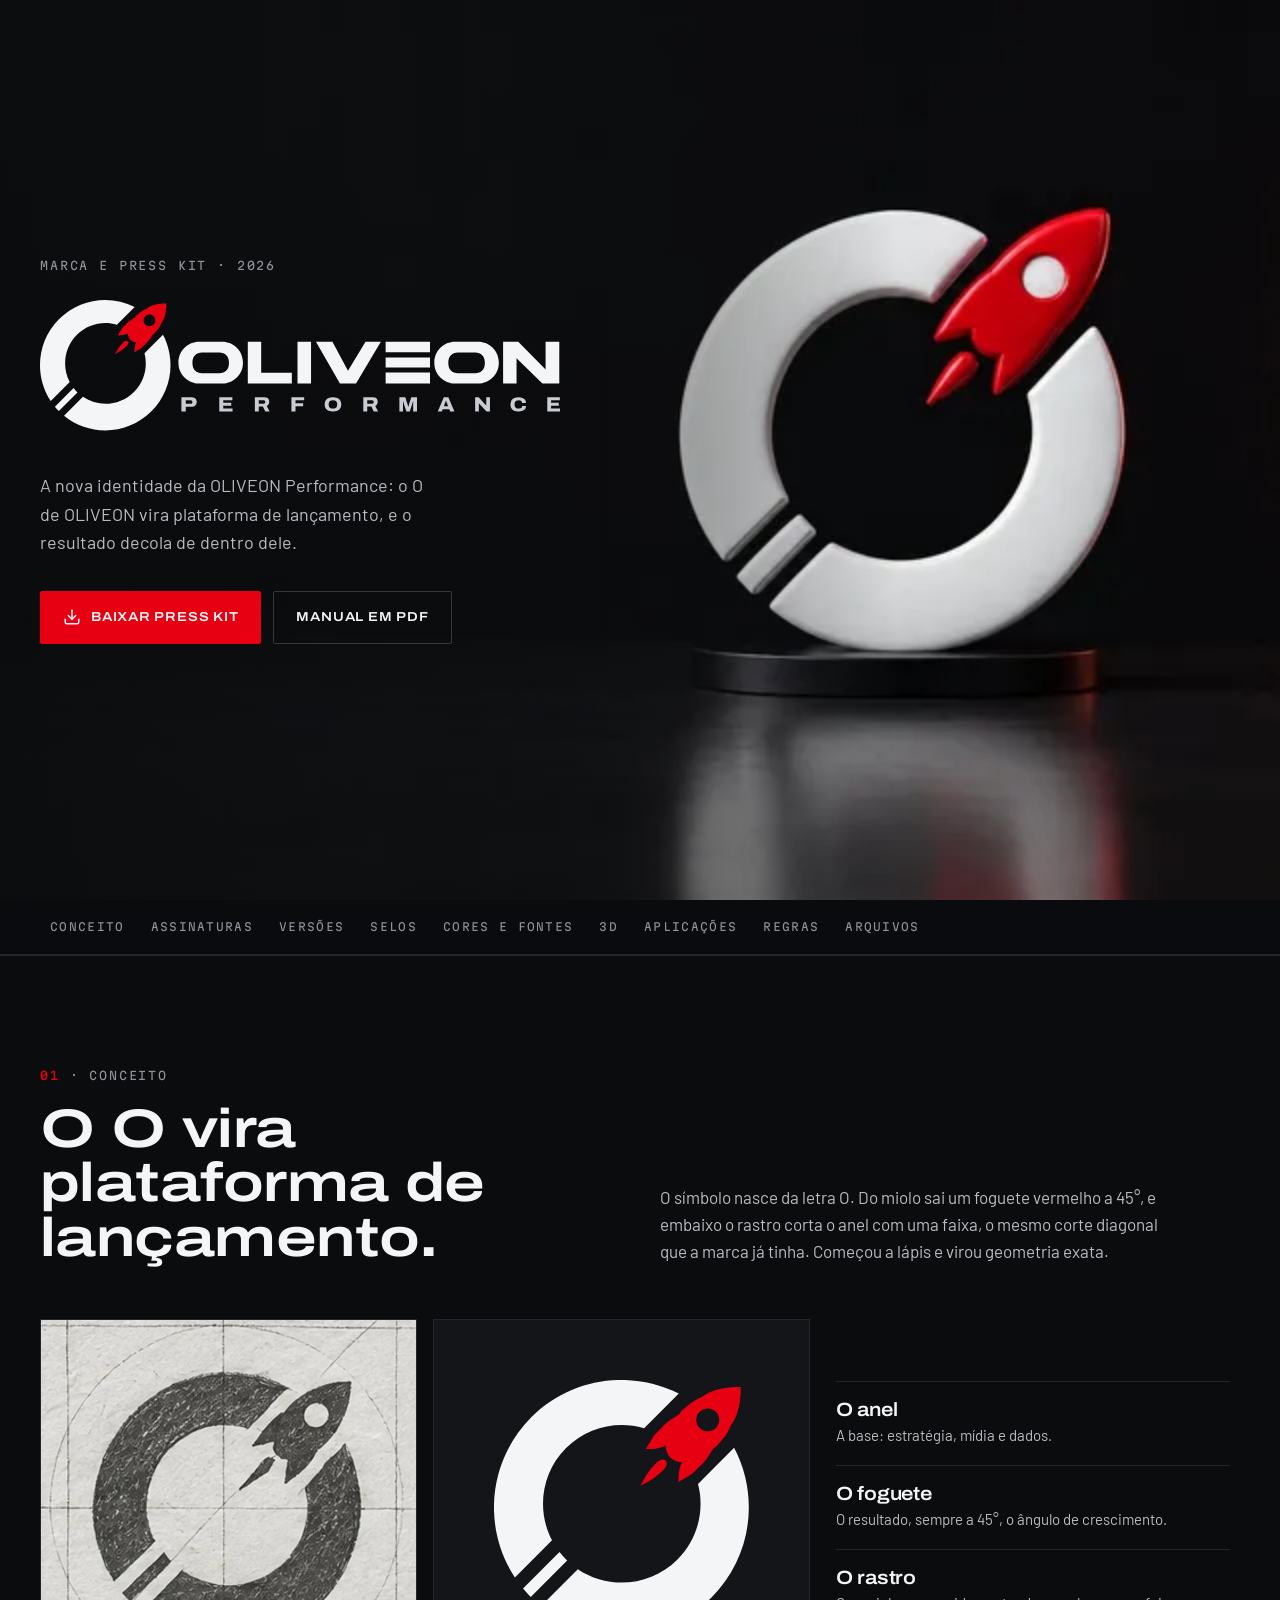
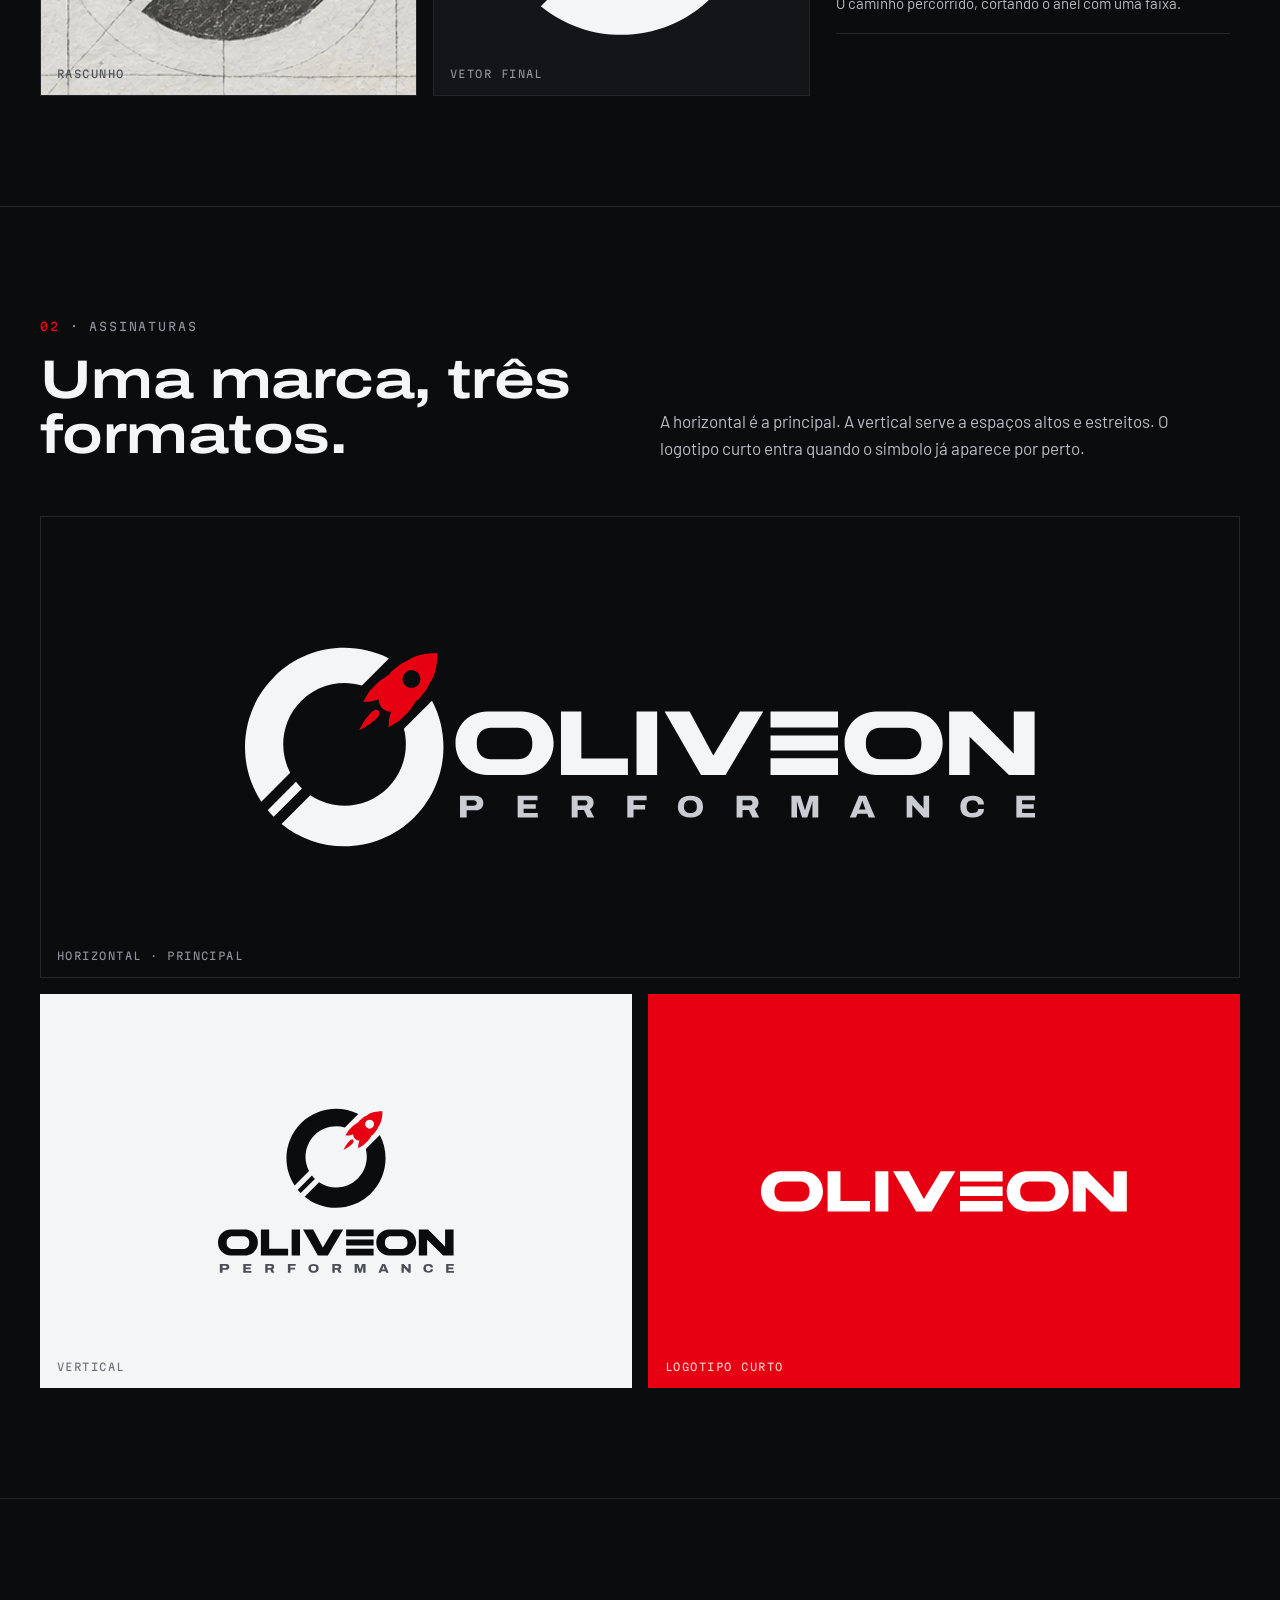
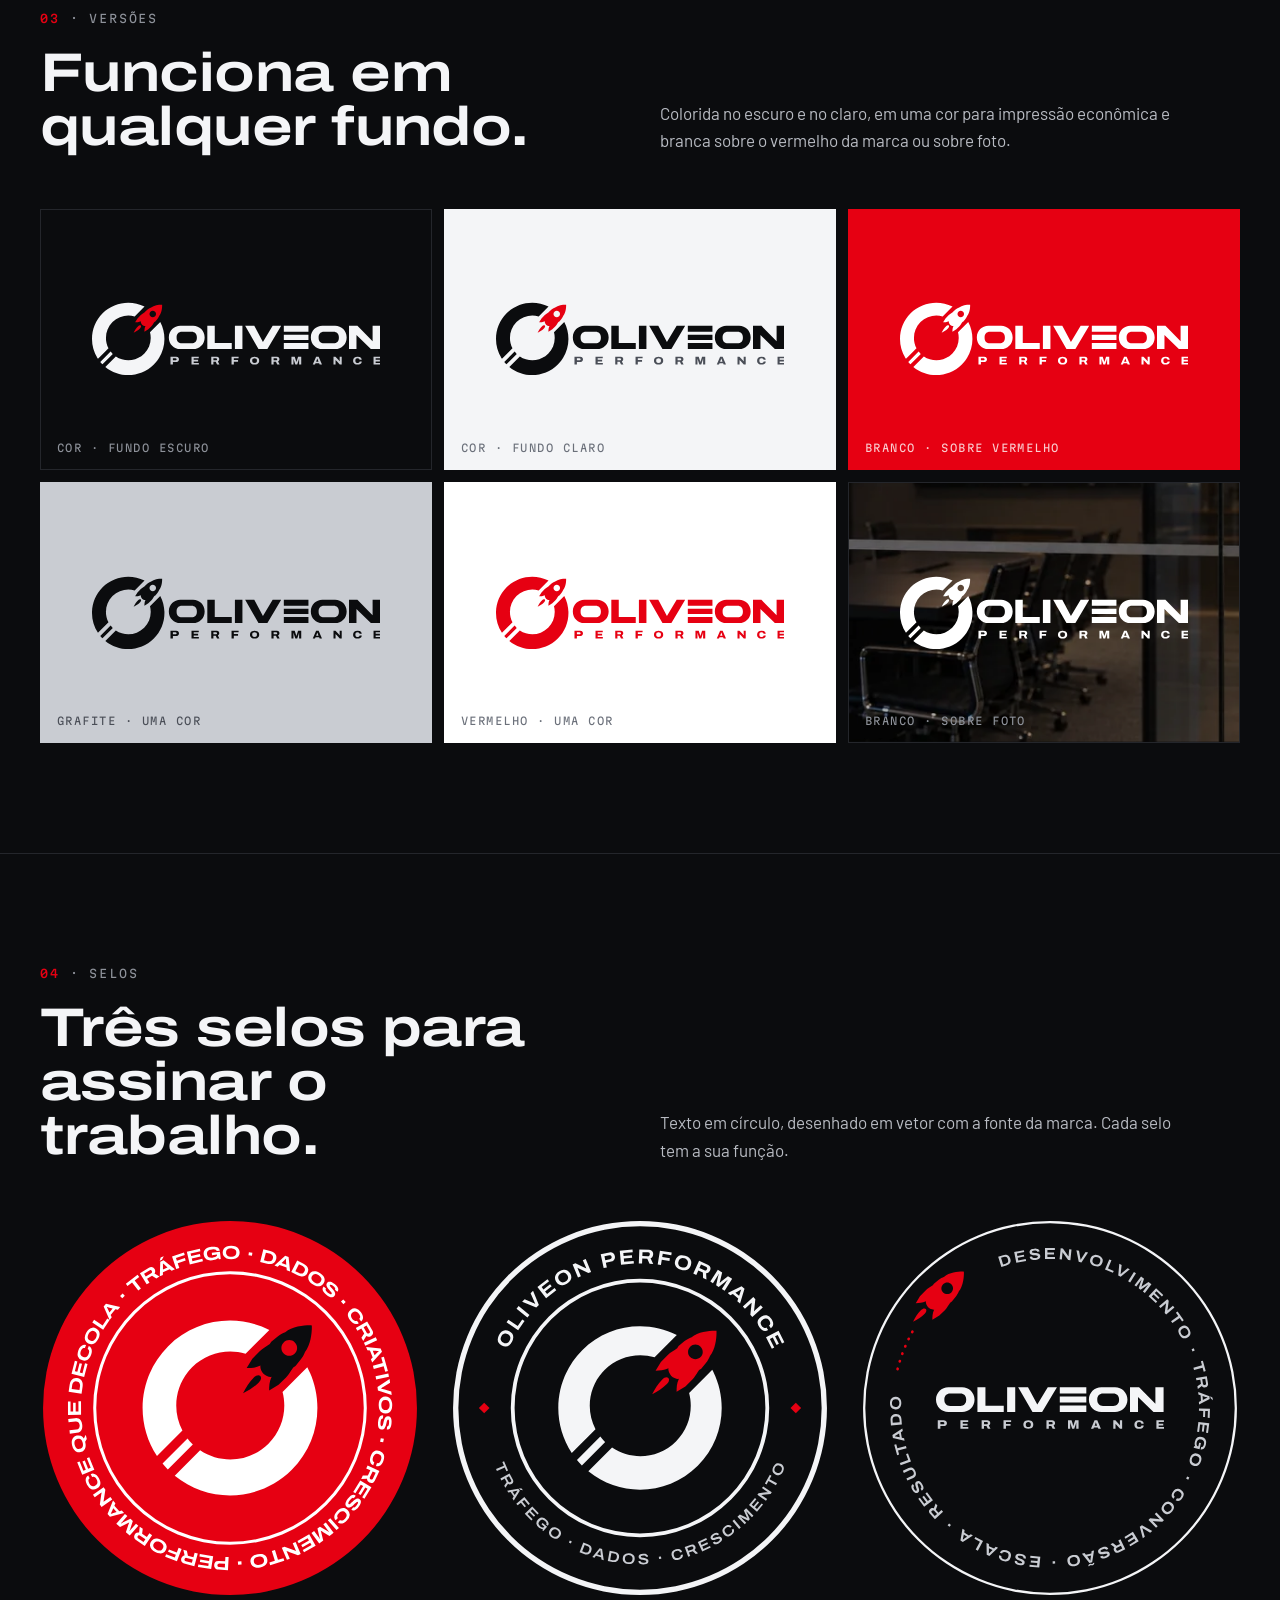
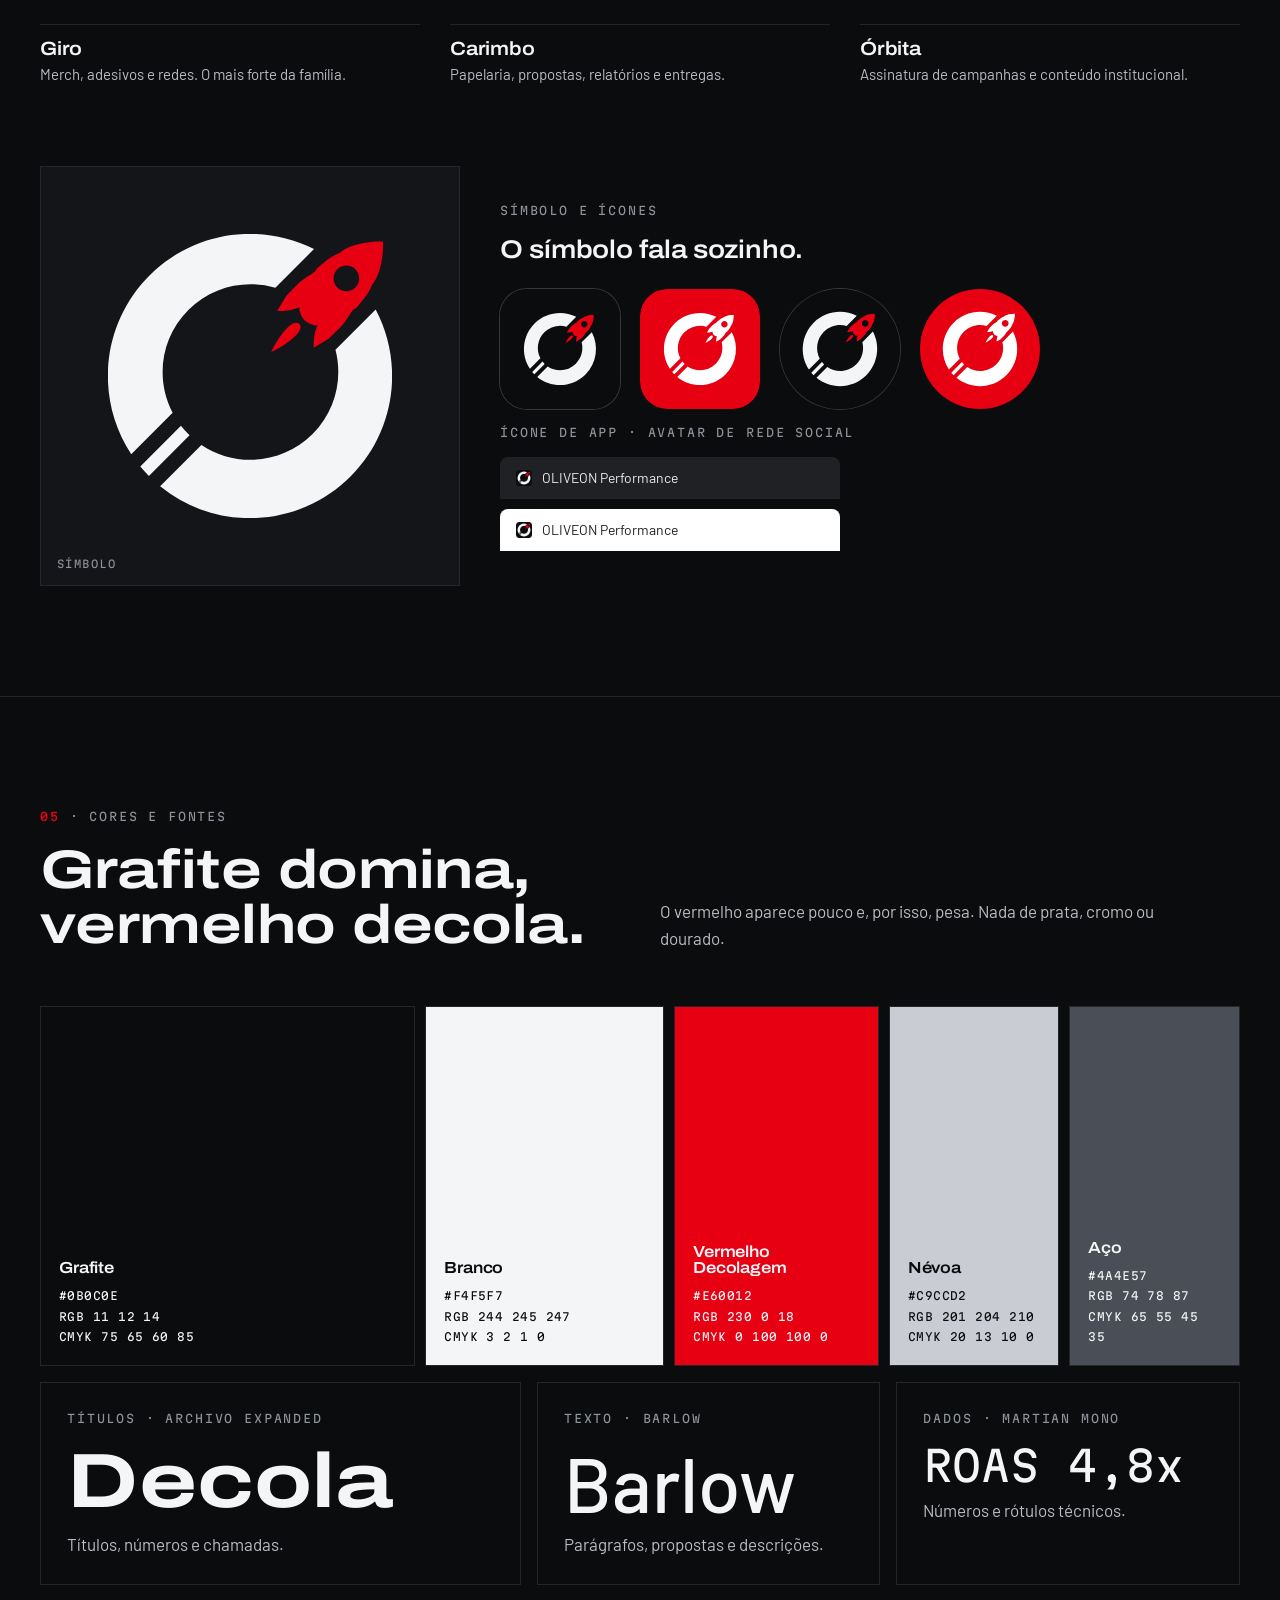
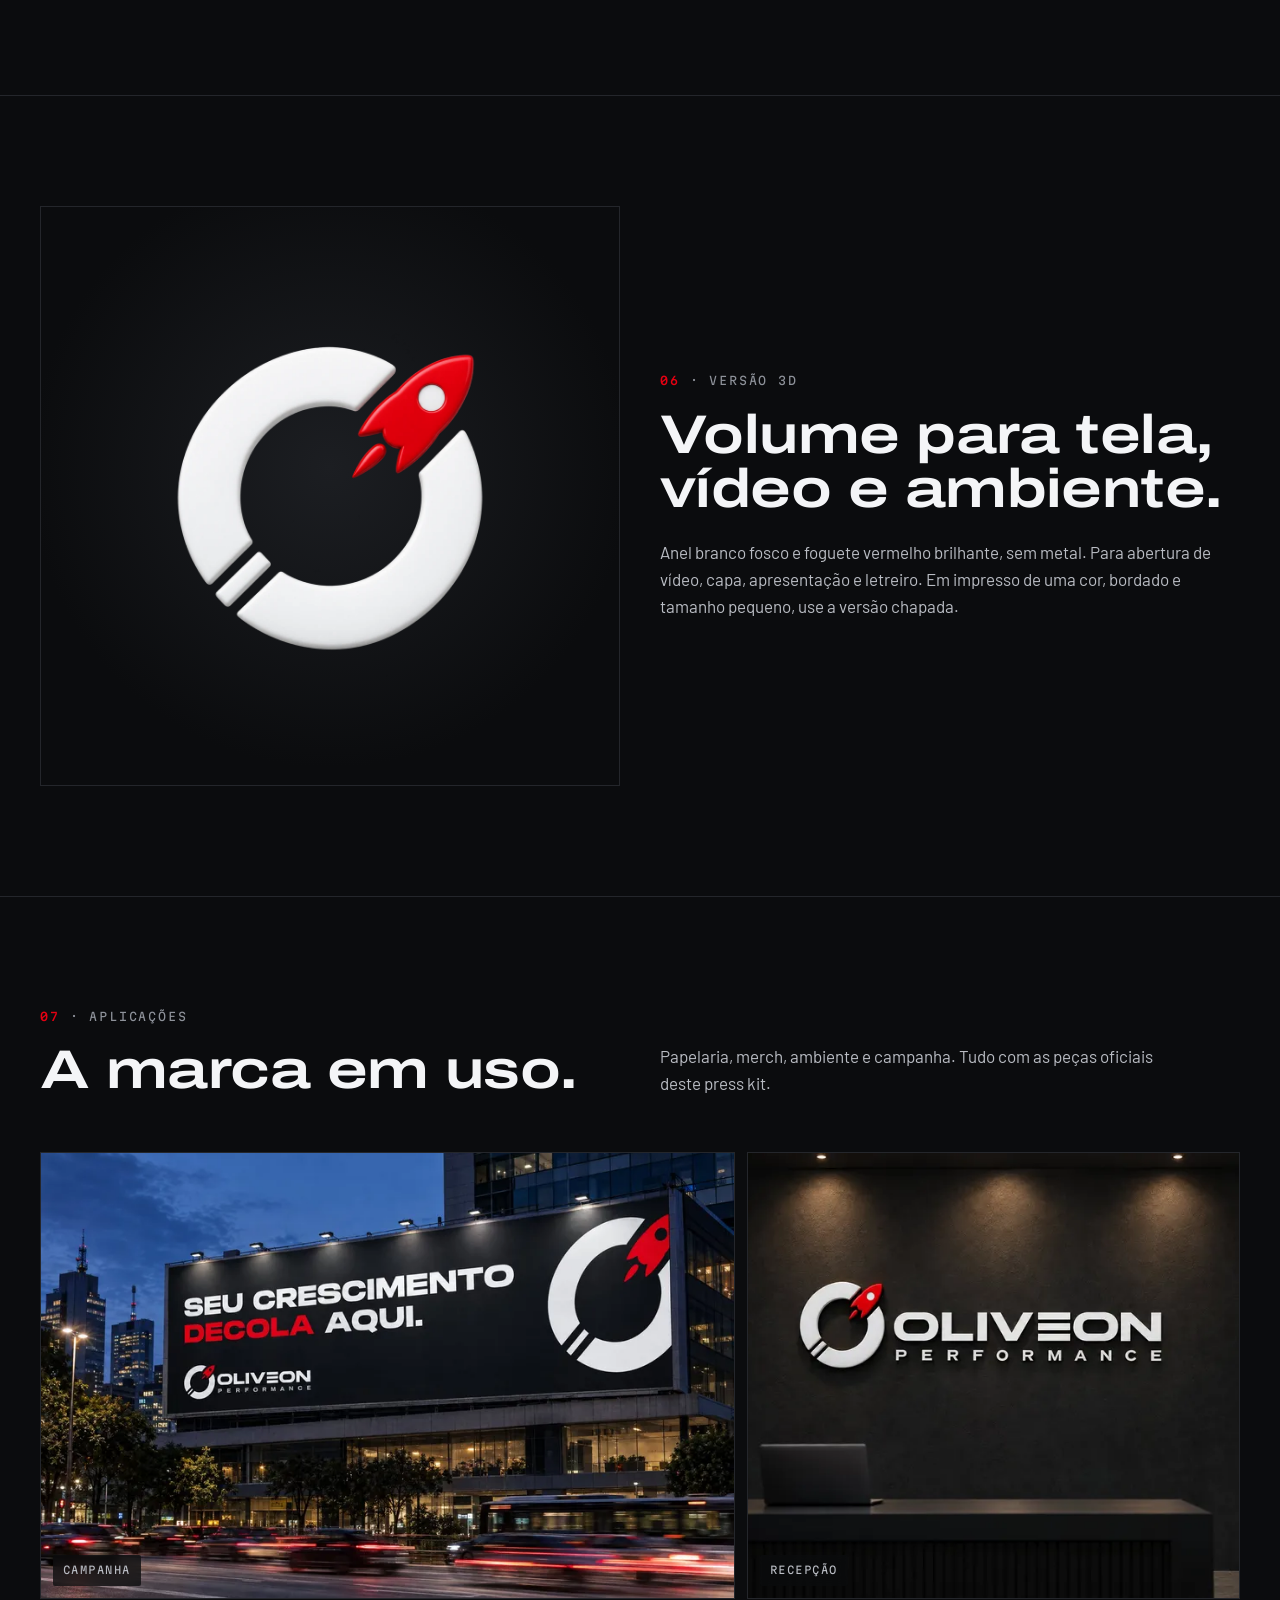
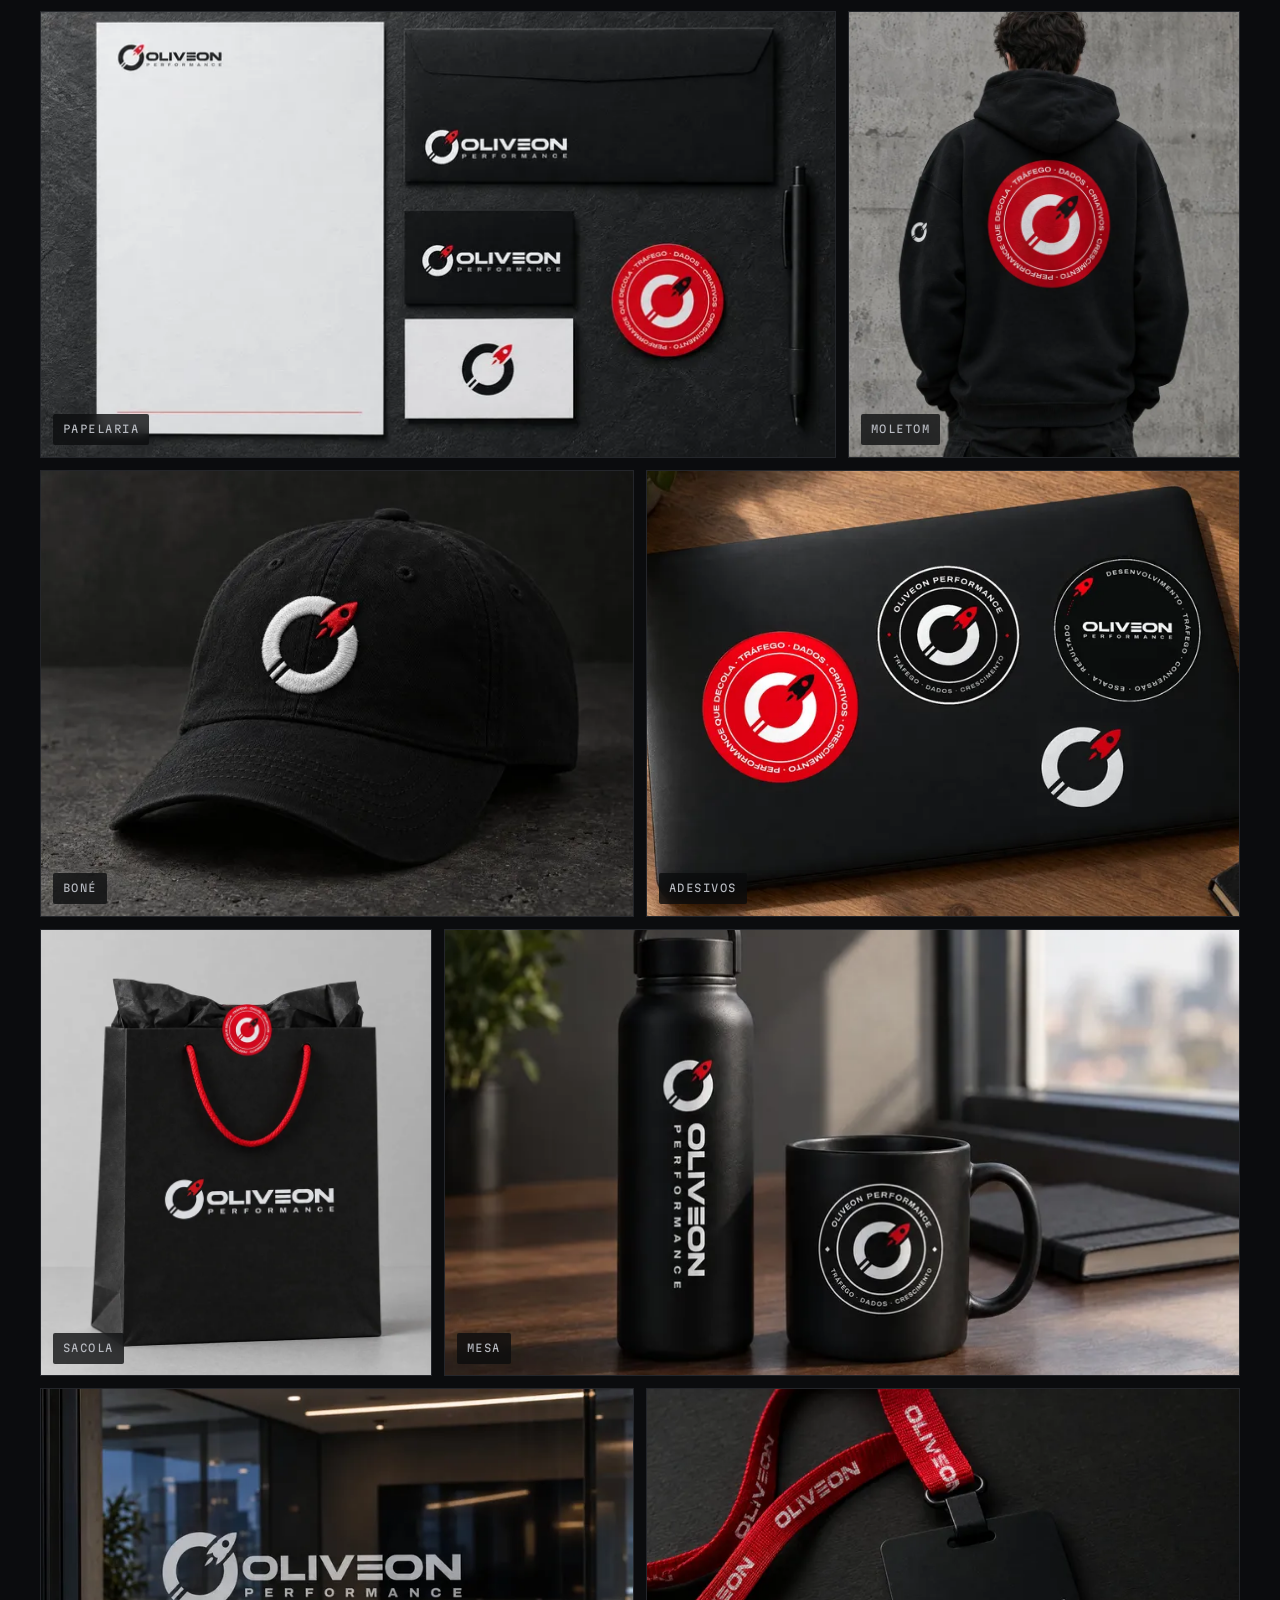
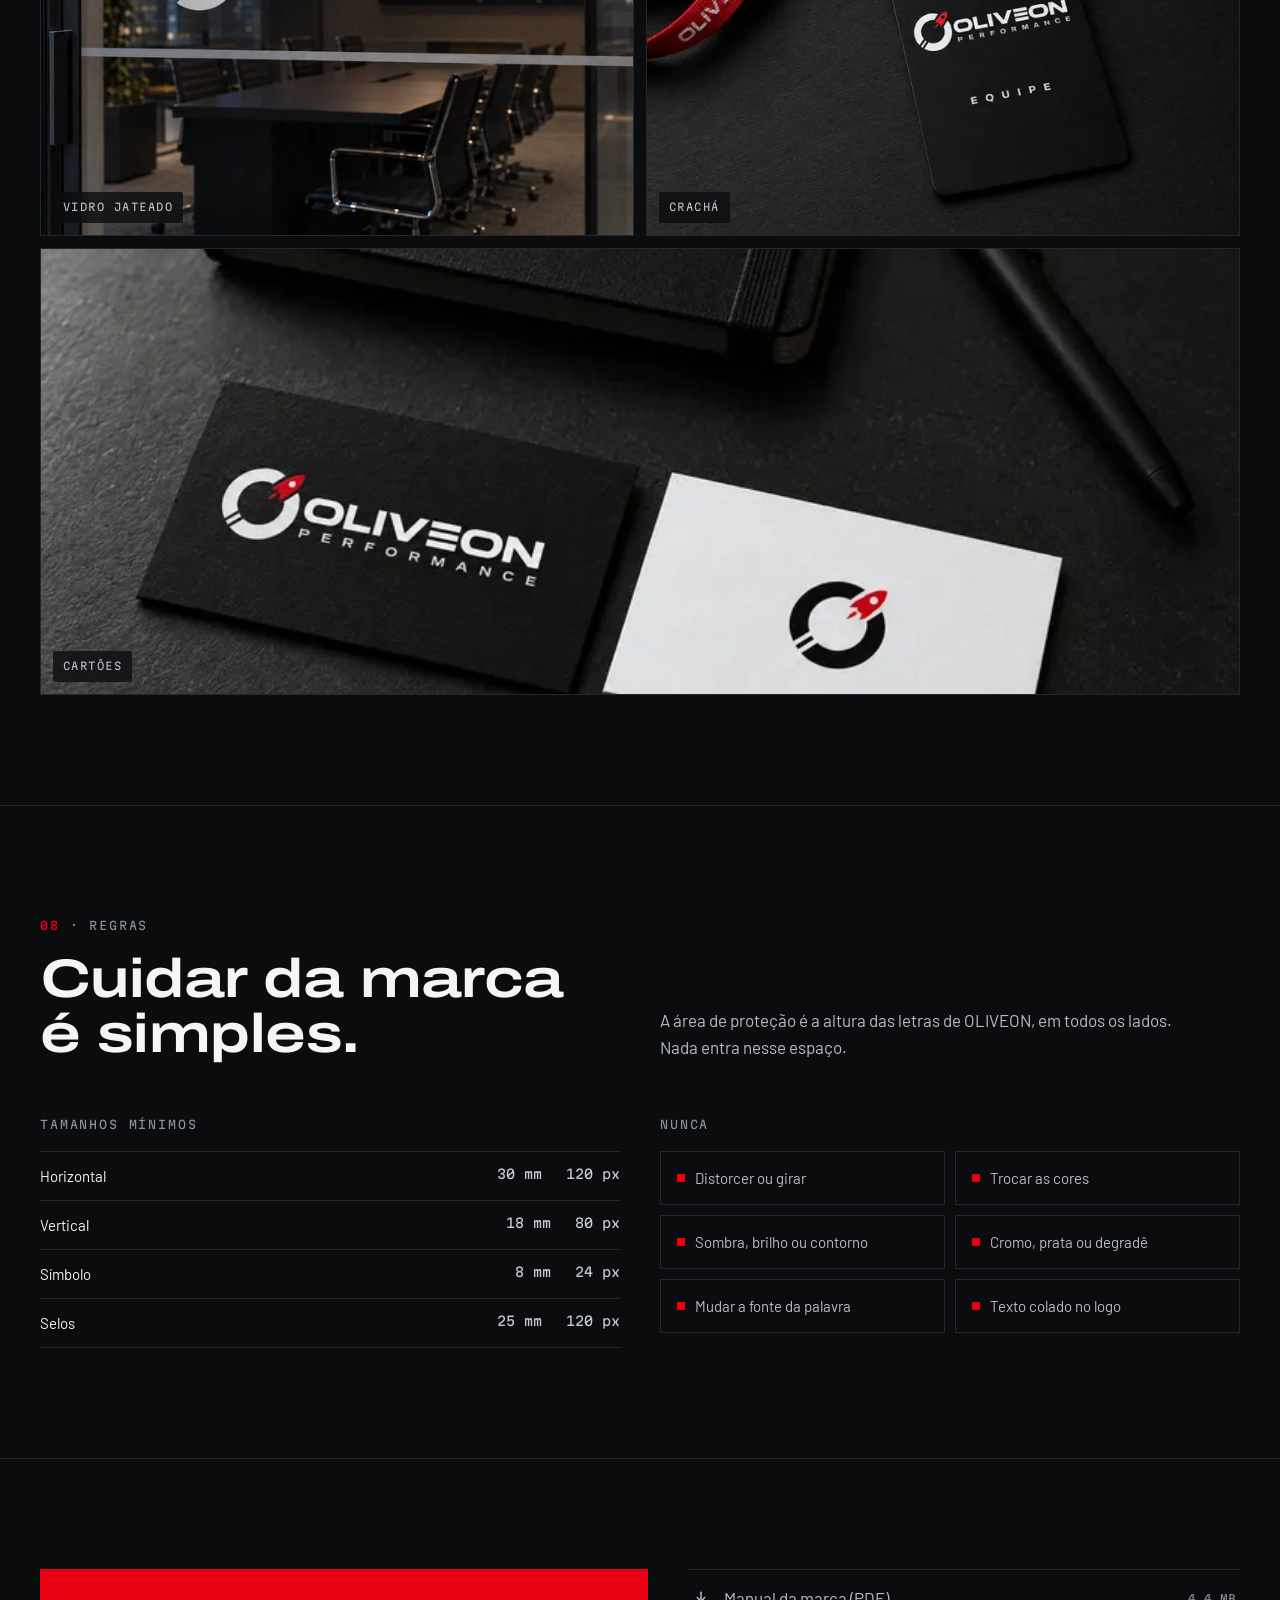
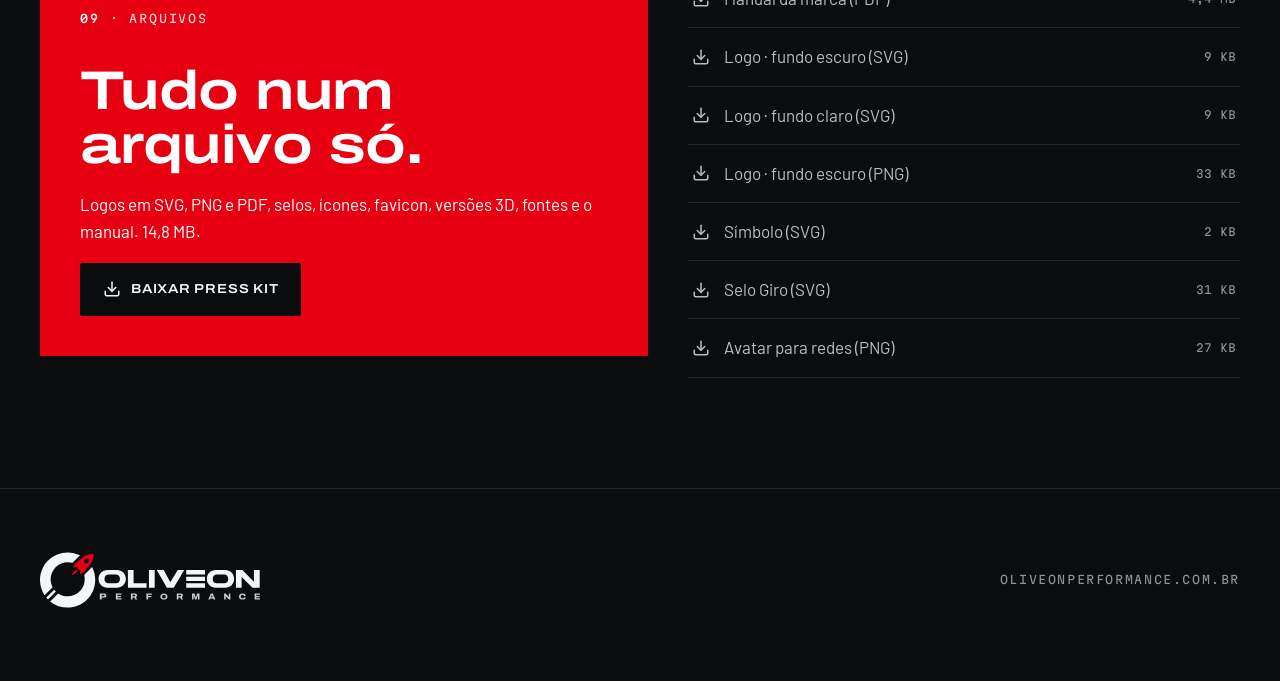
<file: marca/index.html>
<!doctype html>
<html lang="pt-BR">
<head>
<meta charset="utf-8">
<meta name="viewport" content="width=device-width, initial-scale=1">
<meta name="robots" content="noindex, nofollow">
<title>OLIVEON · Marca e press kit</title>
<meta name="description" content="Nova marca da OLIVEON Performance: conceito, versões, selos, cores, tipografia, aplicações e arquivos para baixar.">
<meta property="og:title" content="OLIVEON · Marca e press kit">
<meta property="og:description" content="A nova marca, as regras de uso e todos os arquivos.">
<meta property="og:image" content="https://www.oliveonperformance.com.br/marca/img/og.jpg">
<meta property="og:image:width" content="1200"><meta property="og:image:height" content="630">
<meta name="theme-color" content="#0B0C0E">
<link rel="icon" href="favicon.ico">
<link rel="preconnect" href="https://fonts.googleapis.com"><link rel="preconnect" href="https://fonts.gstatic.com" crossorigin>
<link href="https://fonts.googleapis.com/css2?family=Archivo:wdth,wght@100..125,500..700&family=Barlow:wght@400;500;600&family=Martian+Mono:wdth,wght@87.5..112.5,400..500&display=swap" rel="stylesheet">
<style>
:root{--bg:#0B0C0E;--bg2:#101114;--card:#141518;--linha:#24262B;--linha2:#34373E;--txt:#F4F5F7;--txt2:#B9BCC3;--mut:#8E929A;--red:#E60012;--nevoa:#C9CCD2;--display:'Archivo','Arial Black',sans-serif;--font:'Barlow','Segoe UI',sans-serif;--mono:'Martian Mono',Consolas,monospace}
*{box-sizing:border-box;margin:0;padding:0}
html{background:var(--bg);scroll-behavior:smooth}
body{background:var(--bg);color:var(--txt);font-family:var(--font);font-size:17px;line-height:1.6;-webkit-font-smoothing:antialiased;overflow-x:hidden}
img{display:block;max-width:100%;height:auto}
a{color:inherit}
.wrap{max-width:1280px;margin:0 auto;padding:0 40px}
.rot{display:block;font-family:var(--mono);font-size:11.5px;letter-spacing:.16em;text-transform:uppercase;color:var(--mut);margin-bottom:18px}
.rot b{color:var(--red);font-weight:500}
h1,h2,h3{font-family:var(--display);font-stretch:125%;font-weight:650;letter-spacing:-.01em;line-height:1}
h2{font-size:clamp(2rem,4.4vw,3.4rem);max-width:16ch}
h3{font-size:1.2rem;font-stretch:112%;font-weight:600}
p{color:var(--txt2)}
.vet{display:block;width:100%;height:100%}
.ic{width:18px;height:18px;flex:none}
.sec{padding:110px 0;border-top:1px solid var(--linha)}
.cab{display:grid;grid-template-columns:minmax(0,1fr) minmax(0,1fr);gap:40px;align-items:end;margin-bottom:54px}
.cab p{max-width:52ch}
/* hero */
.hero{position:relative;min-height:min(100vh,900px);display:flex;align-items:center;overflow:hidden}
.hero .bg{position:absolute;inset:0;width:100%;height:100%;object-fit:cover;object-position:70% 50%}
.hero:after{content:"";position:absolute;inset:0;background:linear-gradient(90deg,rgba(11,12,14,.92) 0%,rgba(11,12,14,.55) 45%,rgba(11,12,14,0) 70%)}
.hero .wrap{position:relative;z-index:1;width:100%}
.hero .logo{width:min(520px,80vw);height:auto;aspect-ratio:3.6/1;margin-bottom:34px}
.hero p{max-width:40ch;font-size:1.12rem}
.botoes{display:flex;flex-wrap:wrap;gap:12px;margin-top:34px}
.btn{display:inline-flex;align-items:center;gap:10px;text-decoration:none;font-family:var(--display);font-stretch:112%;font-weight:600;font-size:13px;letter-spacing:.06em;text-transform:uppercase;padding:15px 22px;border-radius:2px;border:1px solid var(--linha2);transition:background .2s,border-color .2s}
.btn.vermelho{background:var(--red);border-color:var(--red)}
.btn.vermelho:hover{background:#CC0010}
.btn:not(.vermelho):hover{background:var(--card)}
.indice{position:sticky;top:0;z-index:5;background:rgba(11,12,14,.86);backdrop-filter:blur(12px);border-bottom:1px solid var(--linha)}
.indice .wrap{display:flex;gap:6px;overflow-x:auto;scrollbar-width:none;padding-top:10px;padding-bottom:10px}
.indice a{flex:none;font-family:var(--mono);font-size:11px;letter-spacing:.12em;text-transform:uppercase;color:var(--mut);text-decoration:none;padding:8px 10px;border-radius:2px}
.indice a:hover{color:var(--txt);background:var(--card)}
/* conceito */
.conceito{display:grid;grid-template-columns:minmax(0,1fr) minmax(0,1fr) minmax(0,1.1fr);gap:16px}
.quadro{position:relative;border:1px solid var(--linha);background:var(--card);aspect-ratio:1;overflow:hidden}
.quadro .vet{padding:16%}
.quadro img{width:100%;height:100%;object-fit:cover}
.leg{position:absolute;left:16px;bottom:12px;font-family:var(--mono);font-size:10.5px;letter-spacing:.14em;text-transform:uppercase;color:var(--mut)}
.claro .leg{color:#6B707A}
.pontos{display:grid;gap:0;align-content:center;padding:0 10px}
.pontos div{border-top:1px solid var(--linha);padding:18px 0}
.pontos div:last-child{border-bottom:1px solid var(--linha)}
.pontos p{font-size:15px;margin-top:4px}
/* assinaturas */
.assin{display:grid;grid-template-columns:minmax(0,1fr) minmax(0,1fr);gap:16px}
.assin .grande{grid-column:1/-1;aspect-ratio:2.6/1}
.painel{position:relative;border:1px solid var(--linha);display:grid;place-items:center;aspect-ratio:1.5/1;overflow:hidden}
.painel .alvo{width:62%;height:40%}
.assin .grande .alvo{width:66%;height:44%}
.painel.vert .alvo{width:40%;height:62%}
.painel.claro{background:#F4F5F7;border-color:#F4F5F7}
.painel.verm{background:var(--red);border-color:var(--red)}
.painel.cinza{background:var(--nevoa);border-color:var(--nevoa)}
.painel.branco{background:#fff;border-color:#fff}
.painel.foto img{position:absolute;inset:0;width:100%;height:100%;object-fit:cover;object-position:100% 100%;transform:scale(1.9);transform-origin:100% 100%;filter:brightness(.7)}
.painel.foto .alvo{position:relative}
.versoes{display:grid;grid-template-columns:repeat(3,minmax(0,1fr));gap:12px}
.versoes .painel .alvo{width:74%;height:30%}
/* selos */
.selos{display:grid;grid-template-columns:repeat(3,minmax(0,1fr));gap:30px}
.selos figure{min-width:0}
.selos .disco{aspect-ratio:1;max-width:380px;margin:0 auto}
.selos figcaption{border-top:1px solid var(--linha);margin-top:26px;padding-top:14px}
.selos figcaption p{font-size:15px;margin-top:4px}
/* símbolo e ícones */
.icones{display:grid;grid-template-columns:minmax(0,420px) minmax(0,1fr);gap:40px;align-items:center}
.icones .quadro{aspect-ratio:1}
.icones .lista{display:grid;grid-template-columns:repeat(4,minmax(0,120px));gap:20px}
.icones .lista div{aspect-ratio:1;border-radius:22.5%;overflow:hidden}
.icones .lista .grafite{box-shadow:0 0 0 1px var(--linha2)}
.icones .redondo{border-radius:50%!important}
.abas{display:grid;gap:10px;margin-top:16px}
.aba{display:flex;align-items:center;gap:10px;height:42px;padding:0 16px;border-radius:8px 8px 0 0;font-size:14px;max-width:340px}
.aba img{width:16px;height:16px}
/* paleta e tipo */
.paleta{display:grid;grid-template-columns:2.2fr 1.4fr 1.2fr 1fr 1fr;gap:10px;min-height:360px}
.cor{border:1px solid var(--linha);padding:18px;display:flex;flex-direction:column;justify-content:flex-end;min-width:0}
.cor h3{font-size:1rem}
.cor code{display:block;font-family:var(--mono);font-size:11px;line-height:1.85;margin-top:10px;letter-spacing:.04em;word-break:break-word}
.tipos{display:grid;grid-template-columns:minmax(0,1.4fr) minmax(0,1fr) minmax(0,1fr);gap:16px;margin-top:16px}
.tipo{border:1px solid var(--linha);padding:26px;min-width:0}
.tipo .amostra{font-size:clamp(2.6rem,6vw,5rem);line-height:.95;margin:6px 0 12px}
/* 3d */
.tres{display:grid;grid-template-columns:minmax(0,1fr) minmax(0,1fr);gap:40px;align-items:center}
.tres .palco{aspect-ratio:1;background:radial-gradient(circle at 50% 45%,#1C1E22 0%,var(--bg) 70%);display:grid;place-items:center;border:1px solid var(--linha)}
.tres .palco img{width:72%}
/* galeria */
.galeria{display:grid;grid-template-columns:repeat(12,minmax(0,1fr));grid-auto-rows:clamp(150px,17vw,240px);gap:12px}
.galeria figure{position:relative;overflow:hidden;border:1px solid var(--linha);background:var(--card)}
.galeria img{width:100%;height:100%;object-fit:cover;transition:transform .6s ease}
.galeria figure:hover img{transform:scale(1.03)}
.galeria figcaption{position:absolute;left:12px;bottom:12px;font-family:var(--mono);font-size:10.5px;letter-spacing:.14em;text-transform:uppercase;background:rgba(11,12,14,.78);backdrop-filter:blur(6px);padding:7px 10px;border-radius:2px;color:var(--txt2)}
.g7{grid-column:span 7}.g5{grid-column:span 5}.g4{grid-column:span 4}.g6{grid-column:span 6}.g8{grid-column:span 8}.g12{grid-column:span 12}
.galeria figure{grid-row:span 2}.galeria .r3{grid-row:span 3}
/* regras */
.regras{display:grid;grid-template-columns:minmax(0,1fr) minmax(0,1fr);gap:40px}
.minimos div{display:grid;grid-template-columns:1fr auto auto;gap:24px;border-top:1px solid var(--linha);padding:12px 0;font-size:15px}
.minimos div:last-child{border-bottom:1px solid var(--linha)}
.minimos span:not(:first-child){font-family:var(--mono);font-size:13px;color:var(--nevoa)}
.nao{display:grid;grid-template-columns:repeat(2,minmax(0,1fr));gap:10px}
.nao li{list-style:none;border:1px solid var(--linha);padding:14px 16px;font-size:15px;color:var(--txt2);display:flex;gap:10px;align-items:center}
.nao li:before{content:"";width:8px;height:8px;background:var(--red);flex:none}
/* downloads */
.downloads{display:grid;grid-template-columns:minmax(0,1.1fr) minmax(0,1fr);gap:40px;align-items:start}
.zip{background:var(--red);padding:40px;display:flex;flex-direction:column;gap:18px}
.zip p{color:#fff}
.zip .btn{background:#0B0C0E;border-color:#0B0C0E;align-self:flex-start}
.arqs{display:grid;gap:0}
.arqs a{display:flex;align-items:center;gap:14px;text-decoration:none;border-top:1px solid var(--linha);padding:15px 4px;color:var(--txt2);transition:background .2s,color .2s}
.arqs a:last-child{border-bottom:1px solid var(--linha)}
.arqs a:hover{background:var(--card);color:var(--txt)}
.arqs a span{flex:1;min-width:0;overflow-wrap:anywhere}
.arqs small{font-family:var(--mono);font-size:11px;color:var(--mut)}
.rodape{padding:60px 0 70px;border-top:1px solid var(--linha)}
.rodape .wrap{display:flex;justify-content:space-between;align-items:center;gap:24px;flex-wrap:wrap}
.rodape .logo{width:220px;height:62px}
.rodape .mono{font-family:var(--mono);font-size:11.5px;letter-spacing:.14em;text-transform:uppercase;color:var(--mut)}
@media (max-width:980px){
  .cab,.tres,.regras,.downloads,.icones{grid-template-columns:minmax(0,1fr)}
  .conceito{grid-template-columns:minmax(0,1fr) minmax(0,1fr)}.conceito .pontos{grid-column:1/-1}
  .selos{grid-template-columns:minmax(0,1fr)}.selos .disco{max-width:320px}
  .paleta{grid-template-columns:repeat(2,minmax(0,1fr))}.paleta .cor:first-child{grid-column:1/-1;min-height:180px}
  .tipos{grid-template-columns:minmax(0,1fr)}
  .galeria .g7,.galeria .g5,.galeria .g4,.galeria .g6,.galeria .g8{grid-column:span 12}
}
@media (max-width:640px){
  .icones .lista{grid-template-columns:repeat(4,minmax(0,1fr));gap:12px}
  .wrap{padding:0 16px}
  .sec{padding:72px 0}
  .versoes{grid-template-columns:minmax(0,1fr)}
  .assin{grid-template-columns:minmax(0,1fr)}.assin .grande{aspect-ratio:1.6/1}
  .nao{grid-template-columns:minmax(0,1fr)}
  .hero:after{background:linear-gradient(0deg,rgba(11,12,14,.95) 0%,rgba(11,12,14,.6) 55%,rgba(11,12,14,.1) 100%)}
  .hero{align-items:flex-end;padding-bottom:56px}
  .zip{padding:28px}
}
</style>
</head>
<body>
<header class="hero">
  <img class="bg" src="img/capa-1600.webp" srcset="img/capa-800.webp 800w, img/capa-1600.webp 1600w" sizes="(max-width: 760px) 100vw, 60vw" width="1600" height="900" fetchpriority="high" alt="Símbolo da OLIVEON em 3D, branco com foguete vermelho, em estúdio escuro">
  <div class="wrap">
    <span class="rot">Marca e press kit · 2026</span>
    <div class="logo"><svg xmlns="http://www.w3.org/2000/svg" class="vet" preserveAspectRatio="xMidYMid meet" aria-hidden="true" viewBox="0 0 2004 503"><g transform="translate(0 0)"><g transform="translate(251.5 251.5) scale(2.515)"><path fill="#F4F5F7" d="M-70.71068,-70.71068c31.32253,-31.32253 78.25428,-37.5224 115.75608,-18.59961l-27.20676,27.20676c-21.00702,-6.1889 -44.65454,-0.99559 -61.23007,15.57994c-19.59938,19.59938 -23.28486,49.0864 -11.05643,72.40433l-29.10305,29.10305c-25.5991,-38.81144 -21.31902,-91.53522 12.84023,-125.69447zM44.02135,40.88919c16.07098,-16.07098 21.44214,-38.78999 16.11346,-59.3047l28.30839,-28.30839c19.96995,37.77106 14.05911,85.64295 -17.73252,117.43458c-36.64176,36.64176 -94.64445,38.90362 -133.92339,6.78559l29.01922,-29.01922c24.0369,16.20913 56.94715,13.67985 78.21484,-7.58785zM-43.39143,40.88919c0.27622,0.27622 0.55441,0.54929 0.83452,0.81919l-28.57679,28.57679c-2.1327,-2.15791 -4.14723,-4.38872 -6.04358,-6.68434l28.59615,-28.59615c1.58415,2.04268 3.31405,4.00888 5.1897,5.88452z"/><path fill="#E60012" fill-rule="evenodd" d="M93.59972,-94.49068c0.35355,6.01041 -0.70711,21.92031 -7.77817,30.40559c-1.27279,2.96985 -2.6163,5.86899 -5.16188,8.98026l-5.72756,7.00036l-2.54558,1.69706c-3.04056,4.03051 -4.73762,7.99031 -8.27315,11.52584l-8.55599,8.41457l-10.74802,6.50538c0,-4.52548 0,-10.18234 2.82843,-15.83919l-1.20208,0.21213c-2.47487,-0.07071 -5.86899,-1.62635 -8.13173,-3.60624c-1.9799,-2.26274 -3.53553,-5.65685 -3.60624,-8.13173l0.21213,-1.20208c-5.65685,2.82843 -11.31371,2.82843 -15.83919,2.82843l6.50538,-10.74802l8.41457,-8.55599c3.53553,-3.53553 7.49533,-5.23259 11.52584,-8.27315l1.69706,-2.54558l7.00036,-5.72756c3.11127,-2.54558 6.01041,-3.88909 8.98026,-5.16188c8.48528,-7.07107 24.39518,-8.13173 30.40559,-7.77817zM74.15396,-62.31765c3.51472,-3.51472 3.51472,-9.2132 0,-12.72792c-3.51472,-3.51472 -9.2132,-3.51472 -12.72792,0c-3.51472,3.51472 -3.51472,9.2132 0,12.72792c3.51472,3.51472 9.2132,3.51472 12.72792,0z"/><path fill="#E60012" d="M34.71894,-36.69884c1.69706,1.9799 0.70711,4.94975 -1.76777,7.42462c-5.65685,5.65685 -10.96016,8.83883 -18.03122,12.37437c3.53553,-7.07107 6.71751,-12.37437 12.37437,-18.03122c2.47487,-2.47487 5.44472,-3.46482 7.42462,-1.76777z"/></g><g transform="translate(533.59 161) scale(1) translate(-573.59 -201)"><path fill="#F4F5F7" fill-rule="evenodd" d="M 822.12 280.17 L 822.12 282.83 C 822.12 326.77 786.45 362 741.97 362 L 653.74 362 C 609.26 362 573.59 326.77 573.59 282.83 L 573.59 280.17 C 573.59 236.23 609.26 201 653.74 201 L 741.97 201 C 786.45 201 822.12 236.23 822.12 280.17 Z M 768.2 279.86 C 768.2 257.36 753.42 242.37 731.26 242.37 L 664.44 242.37 C 642.28 242.37 627.51 257.36 627.51 279.86 L 627.51 284.64 C 627.51 307.14 642.28 322.13 664.44 322.13 L 731.26 322.13 C 753.42 322.13 768.2 307.14 768.2 284.64 L 768.2 279.86 Z M 840.84 201 L 892.45 201 L 892.45 320.25 L 1010.5 320.25 L 1010.5 362 L 840.84 362 Z M 1032.38 201 L 1084.56 201 L 1084.56 362 L 1032.38 362 Z M 1103.5 201 L 1166.96 201 L 1226.92 312.58 L 1294.48 201 L 1353.58 201 L 1257.98 362 L 1195.86 362 Z M 1372 201 L 1543 201 L 1543 242 L 1372 242 Z M 1372 262 L 1543 262 L 1543 300 L 1372 300 Z M 1372 320 L 1543 320 L 1543 362 L 1372 362 Z M 1808.22 280.17 L 1808.22 282.83 C 1808.22 326.77 1772.56 362 1728.08 362 L 1639.84 362 C 1595.36 362 1559.7 326.77 1559.7 282.83 L 1559.7 280.17 C 1559.7 236.23 1595.36 201 1639.84 201 L 1728.08 201 C 1772.56 201 1808.22 236.23 1808.22 280.17 Z M 1754.3 279.86 C 1754.3 257.36 1739.53 242.37 1717.37 242.37 L 1650.55 242.37 C 1628.39 242.37 1613.62 257.36 1613.62 279.86 L 1613.62 284.64 C 1613.62 307.14 1628.39 322.13 1650.55 322.13 L 1717.37 322.13 C 1739.53 322.13 1754.3 307.14 1754.3 284.64 L 1754.3 279.86 Z M 1824.73 362 L 1824.73 201 L 1883.05 201 L 1988.5 308.09 L 1988.5 201 L 2041.3 201 L 2041.3 362 L 1976.3 362 L 1876.5 265.03 L 1876.5 362 Z"/><path fill="#C9CCD2" d="M 585 470 L 585 415 L 624.1 415 Q 630.23 415 634.67 417.32 Q 639.11 419.64 641.56 423.73 Q 644 427.81 644 433.33 Q 644 438.94 641.47 443.06 Q 638.94 447.18 634.45 449.51 Q 629.96 451.83 623.83 451.83 L 601.79 451.83 L 601.79 470 Z M 601.79 440.38 L 619.48 440.38 Q 623.39 440.38 625.38 438.58 Q 627.38 436.78 627.38 433.49 Q 627.38 431.17 626.5 429.65 Q 625.61 428.13 623.87 427.29 Q 622.14 426.45 619.48 426.45 L 601.79 426.45 Z M 731 470 L 731 415 L 781.36 415 L 781.36 426.53 L 746.2 426.53 L 746.2 436.46 L 777.01 436.46 L 777.01 447.74 L 746.2 447.74 L 746.2 458.47 L 782 458.47 L 782 470 Z M 868 470 L 868 415 L 905.47 415 Q 911.37 415 915.43 417.32 Q 919.5 419.64 921.49 423.69 Q 923.49 427.73 923.49 432.53 Q 923.49 437.74 921.01 441.94 Q 918.54 446.14 914 448.54 L 925 470 L 908.18 470 L 899.09 451.03 L 883.07 451.03 L 883.07 470 Z M 883.07 439.82 L 901.64 439.82 Q 904.59 439.82 906.35 437.94 Q 908.1 436.06 908.1 433.01 Q 908.1 430.85 907.3 429.41 Q 906.5 427.97 905.07 427.17 Q 903.63 426.37 901.64 426.37 L 883.07 426.37 Z M 1009 470 L 1009 415 L 1058 415 L 1058 426.53 L 1024.75 426.53 L 1024.75 438.14 L 1054.17 438.14 L 1054.17 449.51 L 1024.75 449.51 L 1024.75 470 Z M 1168.92 470 Q 1159.01 470 1151.83 466.87 Q 1144.66 463.73 1140.83 457.58 Q 1137 451.43 1137 442.46 Q 1137 433.41 1140.83 427.34 Q 1144.66 421.27 1151.83 418.13 Q 1159.01 415 1168.92 415 Q 1178.91 415 1186.09 418.13 Q 1193.26 421.27 1197.13 427.34 Q 1201 433.41 1201 442.46 Q 1201 451.43 1197.13 457.58 Q 1193.26 463.73 1186.09 466.87 Q 1178.91 470 1168.92 470 Z M 1168.92 458.78 Q 1172.79 458.78 1175.81 457.82 Q 1178.83 456.85 1180.97 454.88 Q 1183.11 452.9 1184.15 450.12 Q 1185.2 447.33 1185.2 443.85 L 1185.2 441.15 Q 1185.2 437.59 1184.15 434.8 Q 1183.11 432.02 1180.97 430.08 Q 1178.83 428.15 1175.81 427.14 Q 1172.79 426.14 1168.92 426.14 Q 1165.05 426.14 1162.03 427.14 Q 1159.01 428.15 1156.91 430.08 Q 1154.81 432.02 1153.73 434.8 Q 1152.64 437.59 1152.64 441.15 L 1152.64 443.85 Q 1152.64 447.33 1153.73 450.12 Q 1154.81 452.9 1156.91 454.88 Q 1159.01 456.85 1162.03 457.82 Q 1165.05 458.78 1168.92 458.78 Z M 1286 470 L 1286 415 L 1323.47 415 Q 1329.37 415 1333.43 417.32 Q 1337.5 419.64 1339.49 423.69 Q 1341.49 427.73 1341.49 432.53 Q 1341.49 437.74 1339.01 441.94 Q 1336.54 446.14 1332 448.54 L 1343 470 L 1326.18 470 L 1317.09 451.03 L 1301.07 451.03 L 1301.07 470 Z M 1301.07 439.82 L 1319.64 439.82 Q 1322.59 439.82 1324.35 437.94 Q 1326.1 436.06 1326.1 433.01 Q 1326.1 430.85 1325.3 429.41 Q 1324.5 427.97 1323.07 427.17 Q 1321.63 426.37 1319.64 426.37 L 1301.07 426.37 Z M 1425 470 L 1425 415 L 1447.77 415 L 1455.44 439.26 Q 1456 440.54 1456.64 442.78 Q 1457.28 445.02 1457.92 447.42 Q 1458.56 449.83 1459.04 451.75 L 1459.6 451.75 Q 1460.08 450.07 1460.64 447.9 Q 1461.2 445.74 1461.92 443.38 Q 1462.64 441.02 1463.12 439.18 L 1470.95 415 L 1493 415 L 1493 470 L 1478.14 470 L 1478.14 444.62 Q 1478.14 441.82 1478.18 438.86 Q 1478.22 435.9 1478.3 433.37 Q 1478.38 430.85 1478.38 429.49 L 1477.74 429.49 Q 1477.34 430.85 1476.78 433.05 Q 1476.22 435.25 1475.58 437.58 Q 1474.94 439.9 1474.38 441.5 L 1465.03 470 L 1452.09 470 L 1442.66 441.5 Q 1442.1 439.66 1441.46 437.46 Q 1440.82 435.25 1440.26 433.13 Q 1439.7 431.01 1439.38 429.57 L 1438.74 429.57 Q 1438.82 431.25 1438.86 433.77 Q 1438.9 436.3 1438.98 439.14 Q 1439.06 441.98 1439.06 444.62 L 1439.06 470 Z M 1573 470 L 1596.23 415 L 1613.85 415 L 1637 470 L 1620.82 470 L 1617.22 460.71 L 1592.14 460.71 L 1588.54 470 Z M 1596.39 449.59 L 1612.81 449.59 L 1608.48 438.06 Q 1608.24 437.26 1607.72 435.94 Q 1607.2 434.61 1606.72 433.09 Q 1606.24 431.57 1605.76 430.13 Q 1605.28 428.69 1604.96 427.73 L 1604.4 427.73 Q 1604 429.25 1603.32 431.13 Q 1602.64 433.01 1602 434.89 Q 1601.36 436.78 1600.79 438.14 Z M 1717 470 L 1717 415 L 1730.55 415 L 1754.04 440.54 Q 1754.6 441.18 1755.64 442.38 Q 1756.68 443.58 1757.69 444.82 Q 1758.69 446.06 1759.33 446.86 L 1759.81 446.78 Q 1759.89 445.18 1759.85 443.34 Q 1759.81 441.5 1759.81 440.14 L 1759.81 415 L 1774 415 L 1774 470 L 1760.61 470 L 1736.72 443.82 Q 1735.28 442.38 1733.92 440.7 Q 1732.55 439.02 1731.67 438.06 L 1731.19 438.14 Q 1731.19 439.34 1731.23 441.02 Q 1731.27 442.7 1731.27 444.3 L 1731.27 470 Z M 1884.23 470 Q 1873.98 470 1867.02 466.94 Q 1860.05 463.89 1856.52 457.78 Q 1853 451.67 1853 442.46 Q 1853 428.92 1861.03 421.96 Q 1869.07 415 1884.23 415 Q 1892.67 415 1899.15 417.55 Q 1905.62 420.11 1909.27 425.02 Q 1912.92 429.93 1912.92 436.89 L 1897.84 436.89 Q 1897.84 433.57 1896.11 431.17 Q 1894.39 428.77 1891.4 427.45 Q 1888.41 426.14 1884.15 426.14 Q 1879.07 426.14 1875.66 428 Q 1872.26 429.85 1870.62 433.14 Q 1868.98 436.43 1868.98 441.07 L 1868.98 443.93 Q 1868.98 448.42 1870.62 451.82 Q 1872.26 455.23 1875.58 457 Q 1878.9 458.78 1883.98 458.78 Q 1888.49 458.78 1891.69 457.58 Q 1894.89 456.39 1896.57 453.99 Q 1898.25 451.59 1898.25 448.26 L 1913 448.26 Q 1913 455.23 1909.43 460.06 Q 1905.87 464.89 1899.43 467.45 Q 1893 470 1884.23 470 Z M 1995 470 L 1995 415 L 2043.38 415 L 2043.38 426.53 L 2009.61 426.53 L 2009.61 436.46 L 2039.21 436.46 L 2039.21 447.74 L 2009.61 447.74 L 2009.61 458.47 L 2044 458.47 L 2044 470 Z"/></g></g></svg></div>
    <p>A nova identidade da OLIVEON Performance: o O de OLIVEON vira plataforma de lançamento, e o resultado decola de dentro dele.</p>
    <div class="botoes">
      <a class="btn vermelho" href="arquivos/OLIVEON_Presskit.zip" download><svg class="ic" viewBox="0 0 24 24" fill="none" stroke="currentColor" stroke-width="2" stroke-linecap="round" stroke-linejoin="round" aria-hidden="true"><path d="M12 15V3"/><path d="M21 15v4a2 2 0 0 1-2 2H5a2 2 0 0 1-2-2v-4"/><path d="m7 10 5 5 5-5"/></svg>Baixar press kit</a>
      <a class="btn" href="arquivos/OLIVEON_Manual-da-Marca.pdf" target="_blank">Manual em PDF</a>
    </div>
  </div>
</header>

<nav class="indice" aria-label="Seções"><div class="wrap">
  <a href="#conceito">Conceito</a><a href="#assinaturas">Assinaturas</a><a href="#versoes">Versões</a><a href="#selos">Selos</a><a href="#cores">Cores e fontes</a><a href="#tres-d">3D</a><a href="#aplicacoes">Aplicações</a><a href="#regras">Regras</a><a href="#arquivos">Arquivos</a>
</div></nav>

<main>
<section class="sec" id="conceito"><div class="wrap">
  <div class="cab"><div><span class="rot"><b>01</b> · Conceito</span><h2>O O vira plataforma de lançamento.</h2></div>
  <p>O símbolo nasce da letra O. Do miolo sai um foguete vermelho a 45°, e embaixo o rastro corta o anel com uma faixa, o mesmo corte diagonal que a marca já tinha. Começou a lápis e virou geometria exata.</p></div>
  <div class="conceito">
    <div class="quadro"><img src="img/miniatura.webp" width="700" height="700" loading="lazy" alt="Rascunho a lápis do símbolo"><span class="leg" style="color:#4A4E57">Rascunho</span></div>
    <div class="quadro"><svg xmlns="http://www.w3.org/2000/svg" class="vet" preserveAspectRatio="xMidYMid meet" aria-hidden="true" viewBox="0 0 503 503"><g transform="translate(0 0)"><g transform="translate(251.5 251.5) scale(2.515)"><path fill="#F4F5F7" d="M-70.71068,-70.71068c31.32253,-31.32253 78.25428,-37.5224 115.75608,-18.59961l-27.20676,27.20676c-21.00702,-6.1889 -44.65454,-0.99559 -61.23007,15.57994c-19.59938,19.59938 -23.28486,49.0864 -11.05643,72.40433l-29.10305,29.10305c-25.5991,-38.81144 -21.31902,-91.53522 12.84023,-125.69447zM44.02135,40.88919c16.07098,-16.07098 21.44214,-38.78999 16.11346,-59.3047l28.30839,-28.30839c19.96995,37.77106 14.05911,85.64295 -17.73252,117.43458c-36.64176,36.64176 -94.64445,38.90362 -133.92339,6.78559l29.01922,-29.01922c24.0369,16.20913 56.94715,13.67985 78.21484,-7.58785zM-43.39143,40.88919c0.27622,0.27622 0.55441,0.54929 0.83452,0.81919l-28.57679,28.57679c-2.1327,-2.15791 -4.14723,-4.38872 -6.04358,-6.68434l28.59615,-28.59615c1.58415,2.04268 3.31405,4.00888 5.1897,5.88452z"/><path fill="#E60012" fill-rule="evenodd" d="M93.59972,-94.49068c0.35355,6.01041 -0.70711,21.92031 -7.77817,30.40559c-1.27279,2.96985 -2.6163,5.86899 -5.16188,8.98026l-5.72756,7.00036l-2.54558,1.69706c-3.04056,4.03051 -4.73762,7.99031 -8.27315,11.52584l-8.55599,8.41457l-10.74802,6.50538c0,-4.52548 0,-10.18234 2.82843,-15.83919l-1.20208,0.21213c-2.47487,-0.07071 -5.86899,-1.62635 -8.13173,-3.60624c-1.9799,-2.26274 -3.53553,-5.65685 -3.60624,-8.13173l0.21213,-1.20208c-5.65685,2.82843 -11.31371,2.82843 -15.83919,2.82843l6.50538,-10.74802l8.41457,-8.55599c3.53553,-3.53553 7.49533,-5.23259 11.52584,-8.27315l1.69706,-2.54558l7.00036,-5.72756c3.11127,-2.54558 6.01041,-3.88909 8.98026,-5.16188c8.48528,-7.07107 24.39518,-8.13173 30.40559,-7.77817zM74.15396,-62.31765c3.51472,-3.51472 3.51472,-9.2132 0,-12.72792c-3.51472,-3.51472 -9.2132,-3.51472 -12.72792,0c-3.51472,3.51472 -3.51472,9.2132 0,12.72792c3.51472,3.51472 9.2132,3.51472 12.72792,0z"/><path fill="#E60012" d="M34.71894,-36.69884c1.69706,1.9799 0.70711,4.94975 -1.76777,7.42462c-5.65685,5.65685 -10.96016,8.83883 -18.03122,12.37437c3.53553,-7.07107 6.71751,-12.37437 12.37437,-18.03122c2.47487,-2.47487 5.44472,-3.46482 7.42462,-1.76777z"/></g></g></svg><span class="leg">Vetor final</span></div>
    <div class="pontos"><div><h3>O anel</h3><p>A base: estratégia, mídia e dados.</p></div><div><h3>O foguete</h3><p>O resultado, sempre a 45°, o ângulo de crescimento.</p></div><div><h3>O rastro</h3><p>O caminho percorrido, cortando o anel com uma faixa.</p></div></div>
  </div>
</div></section>

<section class="sec" id="assinaturas"><div class="wrap">
  <div class="cab"><div><span class="rot"><b>02</b> · Assinaturas</span><h2>Uma marca, três formatos.</h2></div><p>A horizontal é a principal. A vertical serve a espaços altos e estreitos. O logotipo curto entra quando o símbolo já aparece por perto.</p></div>
  <div class="assin">
    <div class="painel grande"><div class="alvo"><svg xmlns="http://www.w3.org/2000/svg" class="vet" preserveAspectRatio="xMidYMid meet" aria-hidden="true" viewBox="0 0 2004 503"><g transform="translate(0 0)"><g transform="translate(251.5 251.5) scale(2.515)"><path fill="#F4F5F7" d="M-70.71068,-70.71068c31.32253,-31.32253 78.25428,-37.5224 115.75608,-18.59961l-27.20676,27.20676c-21.00702,-6.1889 -44.65454,-0.99559 -61.23007,15.57994c-19.59938,19.59938 -23.28486,49.0864 -11.05643,72.40433l-29.10305,29.10305c-25.5991,-38.81144 -21.31902,-91.53522 12.84023,-125.69447zM44.02135,40.88919c16.07098,-16.07098 21.44214,-38.78999 16.11346,-59.3047l28.30839,-28.30839c19.96995,37.77106 14.05911,85.64295 -17.73252,117.43458c-36.64176,36.64176 -94.64445,38.90362 -133.92339,6.78559l29.01922,-29.01922c24.0369,16.20913 56.94715,13.67985 78.21484,-7.58785zM-43.39143,40.88919c0.27622,0.27622 0.55441,0.54929 0.83452,0.81919l-28.57679,28.57679c-2.1327,-2.15791 -4.14723,-4.38872 -6.04358,-6.68434l28.59615,-28.59615c1.58415,2.04268 3.31405,4.00888 5.1897,5.88452z"/><path fill="#E60012" fill-rule="evenodd" d="M93.59972,-94.49068c0.35355,6.01041 -0.70711,21.92031 -7.77817,30.40559c-1.27279,2.96985 -2.6163,5.86899 -5.16188,8.98026l-5.72756,7.00036l-2.54558,1.69706c-3.04056,4.03051 -4.73762,7.99031 -8.27315,11.52584l-8.55599,8.41457l-10.74802,6.50538c0,-4.52548 0,-10.18234 2.82843,-15.83919l-1.20208,0.21213c-2.47487,-0.07071 -5.86899,-1.62635 -8.13173,-3.60624c-1.9799,-2.26274 -3.53553,-5.65685 -3.60624,-8.13173l0.21213,-1.20208c-5.65685,2.82843 -11.31371,2.82843 -15.83919,2.82843l6.50538,-10.74802l8.41457,-8.55599c3.53553,-3.53553 7.49533,-5.23259 11.52584,-8.27315l1.69706,-2.54558l7.00036,-5.72756c3.11127,-2.54558 6.01041,-3.88909 8.98026,-5.16188c8.48528,-7.07107 24.39518,-8.13173 30.40559,-7.77817zM74.15396,-62.31765c3.51472,-3.51472 3.51472,-9.2132 0,-12.72792c-3.51472,-3.51472 -9.2132,-3.51472 -12.72792,0c-3.51472,3.51472 -3.51472,9.2132 0,12.72792c3.51472,3.51472 9.2132,3.51472 12.72792,0z"/><path fill="#E60012" d="M34.71894,-36.69884c1.69706,1.9799 0.70711,4.94975 -1.76777,7.42462c-5.65685,5.65685 -10.96016,8.83883 -18.03122,12.37437c3.53553,-7.07107 6.71751,-12.37437 12.37437,-18.03122c2.47487,-2.47487 5.44472,-3.46482 7.42462,-1.76777z"/></g><g transform="translate(533.59 161) scale(1) translate(-573.59 -201)"><path fill="#F4F5F7" fill-rule="evenodd" d="M 822.12 280.17 L 822.12 282.83 C 822.12 326.77 786.45 362 741.97 362 L 653.74 362 C 609.26 362 573.59 326.77 573.59 282.83 L 573.59 280.17 C 573.59 236.23 609.26 201 653.74 201 L 741.97 201 C 786.45 201 822.12 236.23 822.12 280.17 Z M 768.2 279.86 C 768.2 257.36 753.42 242.37 731.26 242.37 L 664.44 242.37 C 642.28 242.37 627.51 257.36 627.51 279.86 L 627.51 284.64 C 627.51 307.14 642.28 322.13 664.44 322.13 L 731.26 322.13 C 753.42 322.13 768.2 307.14 768.2 284.64 L 768.2 279.86 Z M 840.84 201 L 892.45 201 L 892.45 320.25 L 1010.5 320.25 L 1010.5 362 L 840.84 362 Z M 1032.38 201 L 1084.56 201 L 1084.56 362 L 1032.38 362 Z M 1103.5 201 L 1166.96 201 L 1226.92 312.58 L 1294.48 201 L 1353.58 201 L 1257.98 362 L 1195.86 362 Z M 1372 201 L 1543 201 L 1543 242 L 1372 242 Z M 1372 262 L 1543 262 L 1543 300 L 1372 300 Z M 1372 320 L 1543 320 L 1543 362 L 1372 362 Z M 1808.22 280.17 L 1808.22 282.83 C 1808.22 326.77 1772.56 362 1728.08 362 L 1639.84 362 C 1595.36 362 1559.7 326.77 1559.7 282.83 L 1559.7 280.17 C 1559.7 236.23 1595.36 201 1639.84 201 L 1728.08 201 C 1772.56 201 1808.22 236.23 1808.22 280.17 Z M 1754.3 279.86 C 1754.3 257.36 1739.53 242.37 1717.37 242.37 L 1650.55 242.37 C 1628.39 242.37 1613.62 257.36 1613.62 279.86 L 1613.62 284.64 C 1613.62 307.14 1628.39 322.13 1650.55 322.13 L 1717.37 322.13 C 1739.53 322.13 1754.3 307.14 1754.3 284.64 L 1754.3 279.86 Z M 1824.73 362 L 1824.73 201 L 1883.05 201 L 1988.5 308.09 L 1988.5 201 L 2041.3 201 L 2041.3 362 L 1976.3 362 L 1876.5 265.03 L 1876.5 362 Z"/><path fill="#C9CCD2" d="M 585 470 L 585 415 L 624.1 415 Q 630.23 415 634.67 417.32 Q 639.11 419.64 641.56 423.73 Q 644 427.81 644 433.33 Q 644 438.94 641.47 443.06 Q 638.94 447.18 634.45 449.51 Q 629.96 451.83 623.83 451.83 L 601.79 451.83 L 601.79 470 Z M 601.79 440.38 L 619.48 440.38 Q 623.39 440.38 625.38 438.58 Q 627.38 436.78 627.38 433.49 Q 627.38 431.17 626.5 429.65 Q 625.61 428.13 623.87 427.29 Q 622.14 426.45 619.48 426.45 L 601.79 426.45 Z M 731 470 L 731 415 L 781.36 415 L 781.36 426.53 L 746.2 426.53 L 746.2 436.46 L 777.01 436.46 L 777.01 447.74 L 746.2 447.74 L 746.2 458.47 L 782 458.47 L 782 470 Z M 868 470 L 868 415 L 905.47 415 Q 911.37 415 915.43 417.32 Q 919.5 419.64 921.49 423.69 Q 923.49 427.73 923.49 432.53 Q 923.49 437.74 921.01 441.94 Q 918.54 446.14 914 448.54 L 925 470 L 908.18 470 L 899.09 451.03 L 883.07 451.03 L 883.07 470 Z M 883.07 439.82 L 901.64 439.82 Q 904.59 439.82 906.35 437.94 Q 908.1 436.06 908.1 433.01 Q 908.1 430.85 907.3 429.41 Q 906.5 427.97 905.07 427.17 Q 903.63 426.37 901.64 426.37 L 883.07 426.37 Z M 1009 470 L 1009 415 L 1058 415 L 1058 426.53 L 1024.75 426.53 L 1024.75 438.14 L 1054.17 438.14 L 1054.17 449.51 L 1024.75 449.51 L 1024.75 470 Z M 1168.92 470 Q 1159.01 470 1151.83 466.87 Q 1144.66 463.73 1140.83 457.58 Q 1137 451.43 1137 442.46 Q 1137 433.41 1140.83 427.34 Q 1144.66 421.27 1151.83 418.13 Q 1159.01 415 1168.92 415 Q 1178.91 415 1186.09 418.13 Q 1193.26 421.27 1197.13 427.34 Q 1201 433.41 1201 442.46 Q 1201 451.43 1197.13 457.58 Q 1193.26 463.73 1186.09 466.87 Q 1178.91 470 1168.92 470 Z M 1168.92 458.78 Q 1172.79 458.78 1175.81 457.82 Q 1178.83 456.85 1180.97 454.88 Q 1183.11 452.9 1184.15 450.12 Q 1185.2 447.33 1185.2 443.85 L 1185.2 441.15 Q 1185.2 437.59 1184.15 434.8 Q 1183.11 432.02 1180.97 430.08 Q 1178.83 428.15 1175.81 427.14 Q 1172.79 426.14 1168.92 426.14 Q 1165.05 426.14 1162.03 427.14 Q 1159.01 428.15 1156.91 430.08 Q 1154.81 432.02 1153.73 434.8 Q 1152.64 437.59 1152.64 441.15 L 1152.64 443.85 Q 1152.64 447.33 1153.73 450.12 Q 1154.81 452.9 1156.91 454.88 Q 1159.01 456.85 1162.03 457.82 Q 1165.05 458.78 1168.92 458.78 Z M 1286 470 L 1286 415 L 1323.47 415 Q 1329.37 415 1333.43 417.32 Q 1337.5 419.64 1339.49 423.69 Q 1341.49 427.73 1341.49 432.53 Q 1341.49 437.74 1339.01 441.94 Q 1336.54 446.14 1332 448.54 L 1343 470 L 1326.18 470 L 1317.09 451.03 L 1301.07 451.03 L 1301.07 470 Z M 1301.07 439.82 L 1319.64 439.82 Q 1322.59 439.82 1324.35 437.94 Q 1326.1 436.06 1326.1 433.01 Q 1326.1 430.85 1325.3 429.41 Q 1324.5 427.97 1323.07 427.17 Q 1321.63 426.37 1319.64 426.37 L 1301.07 426.37 Z M 1425 470 L 1425 415 L 1447.77 415 L 1455.44 439.26 Q 1456 440.54 1456.64 442.78 Q 1457.28 445.02 1457.92 447.42 Q 1458.56 449.83 1459.04 451.75 L 1459.6 451.75 Q 1460.08 450.07 1460.64 447.9 Q 1461.2 445.74 1461.92 443.38 Q 1462.64 441.02 1463.12 439.18 L 1470.95 415 L 1493 415 L 1493 470 L 1478.14 470 L 1478.14 444.62 Q 1478.14 441.82 1478.18 438.86 Q 1478.22 435.9 1478.3 433.37 Q 1478.38 430.85 1478.38 429.49 L 1477.74 429.49 Q 1477.34 430.85 1476.78 433.05 Q 1476.22 435.25 1475.58 437.58 Q 1474.94 439.9 1474.38 441.5 L 1465.03 470 L 1452.09 470 L 1442.66 441.5 Q 1442.1 439.66 1441.46 437.46 Q 1440.82 435.25 1440.26 433.13 Q 1439.7 431.01 1439.38 429.57 L 1438.74 429.57 Q 1438.82 431.25 1438.86 433.77 Q 1438.9 436.3 1438.98 439.14 Q 1439.06 441.98 1439.06 444.62 L 1439.06 470 Z M 1573 470 L 1596.23 415 L 1613.85 415 L 1637 470 L 1620.82 470 L 1617.22 460.71 L 1592.14 460.71 L 1588.54 470 Z M 1596.39 449.59 L 1612.81 449.59 L 1608.48 438.06 Q 1608.24 437.26 1607.72 435.94 Q 1607.2 434.61 1606.72 433.09 Q 1606.24 431.57 1605.76 430.13 Q 1605.28 428.69 1604.96 427.73 L 1604.4 427.73 Q 1604 429.25 1603.32 431.13 Q 1602.64 433.01 1602 434.89 Q 1601.36 436.78 1600.79 438.14 Z M 1717 470 L 1717 415 L 1730.55 415 L 1754.04 440.54 Q 1754.6 441.18 1755.64 442.38 Q 1756.68 443.58 1757.69 444.82 Q 1758.69 446.06 1759.33 446.86 L 1759.81 446.78 Q 1759.89 445.18 1759.85 443.34 Q 1759.81 441.5 1759.81 440.14 L 1759.81 415 L 1774 415 L 1774 470 L 1760.61 470 L 1736.72 443.82 Q 1735.28 442.38 1733.92 440.7 Q 1732.55 439.02 1731.67 438.06 L 1731.19 438.14 Q 1731.19 439.34 1731.23 441.02 Q 1731.27 442.7 1731.27 444.3 L 1731.27 470 Z M 1884.23 470 Q 1873.98 470 1867.02 466.94 Q 1860.05 463.89 1856.52 457.78 Q 1853 451.67 1853 442.46 Q 1853 428.92 1861.03 421.96 Q 1869.07 415 1884.23 415 Q 1892.67 415 1899.15 417.55 Q 1905.62 420.11 1909.27 425.02 Q 1912.92 429.93 1912.92 436.89 L 1897.84 436.89 Q 1897.84 433.57 1896.11 431.17 Q 1894.39 428.77 1891.4 427.45 Q 1888.41 426.14 1884.15 426.14 Q 1879.07 426.14 1875.66 428 Q 1872.26 429.85 1870.62 433.14 Q 1868.98 436.43 1868.98 441.07 L 1868.98 443.93 Q 1868.98 448.42 1870.62 451.82 Q 1872.26 455.23 1875.58 457 Q 1878.9 458.78 1883.98 458.78 Q 1888.49 458.78 1891.69 457.58 Q 1894.89 456.39 1896.57 453.99 Q 1898.25 451.59 1898.25 448.26 L 1913 448.26 Q 1913 455.23 1909.43 460.06 Q 1905.87 464.89 1899.43 467.45 Q 1893 470 1884.23 470 Z M 1995 470 L 1995 415 L 2043.38 415 L 2043.38 426.53 L 2009.61 426.53 L 2009.61 436.46 L 2039.21 436.46 L 2039.21 447.74 L 2009.61 447.74 L 2009.61 458.47 L 2044 458.47 L 2044 470 Z"/></g></g></svg></div><span class="leg">Horizontal · principal</span></div>
    <div class="painel claro vert"><div class="alvo"><svg xmlns="http://www.w3.org/2000/svg" class="vet" preserveAspectRatio="xMidYMid meet" aria-hidden="true" viewBox="0 0 1470.41 1022.438"><g transform="translate(0 0)"><g transform="translate(735.205 308.786) scale(3.088)"><path fill="#0B0C0E" d="M-70.71068,-70.71068c31.32253,-31.32253 78.25428,-37.5224 115.75608,-18.59961l-27.20676,27.20676c-21.00702,-6.1889 -44.65454,-0.99559 -61.23007,15.57994c-19.59938,19.59938 -23.28486,49.0864 -11.05643,72.40433l-29.10305,29.10305c-25.5991,-38.81144 -21.31902,-91.53522 12.84023,-125.69447zM44.02135,40.88919c16.07098,-16.07098 21.44214,-38.78999 16.11346,-59.3047l28.30839,-28.30839c19.96995,37.77106 14.05911,85.64295 -17.73252,117.43458c-36.64176,36.64176 -94.64445,38.90362 -133.92339,6.78559l29.01922,-29.01922c24.0369,16.20913 56.94715,13.67985 78.21484,-7.58785zM-43.39143,40.88919c0.27622,0.27622 0.55441,0.54929 0.83452,0.81919l-28.57679,28.57679c-2.1327,-2.15791 -4.14723,-4.38872 -6.04358,-6.68434l28.59615,-28.59615c1.58415,2.04268 3.31405,4.00888 5.1897,5.88452z"/><path fill="#E60012" fill-rule="evenodd" d="M93.59972,-94.49068c0.35355,6.01041 -0.70711,21.92031 -7.77817,30.40559c-1.27279,2.96985 -2.6163,5.86899 -5.16188,8.98026l-5.72756,7.00036l-2.54558,1.69706c-3.04056,4.03051 -4.73762,7.99031 -8.27315,11.52584l-8.55599,8.41457l-10.74802,6.50538c0,-4.52548 0,-10.18234 2.82843,-15.83919l-1.20208,0.21213c-2.47487,-0.07071 -5.86899,-1.62635 -8.13173,-3.60624c-1.9799,-2.26274 -3.53553,-5.65685 -3.60624,-8.13173l0.21213,-1.20208c-5.65685,2.82843 -11.31371,2.82843 -15.83919,2.82843l6.50538,-10.74802l8.41457,-8.55599c3.53553,-3.53553 7.49533,-5.23259 11.52584,-8.27315l1.69706,-2.54558l7.00036,-5.72756c3.11127,-2.54558 6.01041,-3.88909 8.98026,-5.16188c8.48528,-7.07107 24.39518,-8.13173 30.40559,-7.77817zM74.15396,-62.31765c3.51472,-3.51472 3.51472,-9.2132 0,-12.72792c-3.51472,-3.51472 -9.2132,-3.51472 -12.72792,0c-3.51472,3.51472 -3.51472,9.2132 0,12.72792c3.51472,3.51472 9.2132,3.51472 12.72792,0z"/><path fill="#E60012" d="M34.71894,-36.69884c1.69706,1.9799 0.70711,4.94975 -1.76777,7.42462c-5.65685,5.65685 -10.96016,8.83883 -18.03122,12.37437c3.53553,-7.07107 6.71751,-12.37437 12.37437,-18.03122c2.47487,-2.47487 5.44472,-3.46482 7.42462,-1.76777z"/></g><g transform="translate(0 753.438) scale(1) translate(-573.59 -201)"><path fill="#0B0C0E" fill-rule="evenodd" d="M 822.12 280.17 L 822.12 282.83 C 822.12 326.77 786.45 362 741.97 362 L 653.74 362 C 609.26 362 573.59 326.77 573.59 282.83 L 573.59 280.17 C 573.59 236.23 609.26 201 653.74 201 L 741.97 201 C 786.45 201 822.12 236.23 822.12 280.17 Z M 768.2 279.86 C 768.2 257.36 753.42 242.37 731.26 242.37 L 664.44 242.37 C 642.28 242.37 627.51 257.36 627.51 279.86 L 627.51 284.64 C 627.51 307.14 642.28 322.13 664.44 322.13 L 731.26 322.13 C 753.42 322.13 768.2 307.14 768.2 284.64 L 768.2 279.86 Z M 840.84 201 L 892.45 201 L 892.45 320.25 L 1010.5 320.25 L 1010.5 362 L 840.84 362 Z M 1032.38 201 L 1084.56 201 L 1084.56 362 L 1032.38 362 Z M 1103.5 201 L 1166.96 201 L 1226.92 312.58 L 1294.48 201 L 1353.58 201 L 1257.98 362 L 1195.86 362 Z M 1372 201 L 1543 201 L 1543 242 L 1372 242 Z M 1372 262 L 1543 262 L 1543 300 L 1372 300 Z M 1372 320 L 1543 320 L 1543 362 L 1372 362 Z M 1808.22 280.17 L 1808.22 282.83 C 1808.22 326.77 1772.56 362 1728.08 362 L 1639.84 362 C 1595.36 362 1559.7 326.77 1559.7 282.83 L 1559.7 280.17 C 1559.7 236.23 1595.36 201 1639.84 201 L 1728.08 201 C 1772.56 201 1808.22 236.23 1808.22 280.17 Z M 1754.3 279.86 C 1754.3 257.36 1739.53 242.37 1717.37 242.37 L 1650.55 242.37 C 1628.39 242.37 1613.62 257.36 1613.62 279.86 L 1613.62 284.64 C 1613.62 307.14 1628.39 322.13 1650.55 322.13 L 1717.37 322.13 C 1739.53 322.13 1754.3 307.14 1754.3 284.64 L 1754.3 279.86 Z M 1824.73 362 L 1824.73 201 L 1883.05 201 L 1988.5 308.09 L 1988.5 201 L 2041.3 201 L 2041.3 362 L 1976.3 362 L 1876.5 265.03 L 1876.5 362 Z"/><path fill="#4A4E57" d="M 585 470 L 585 415 L 624.1 415 Q 630.23 415 634.67 417.32 Q 639.11 419.64 641.56 423.73 Q 644 427.81 644 433.33 Q 644 438.94 641.47 443.06 Q 638.94 447.18 634.45 449.51 Q 629.96 451.83 623.83 451.83 L 601.79 451.83 L 601.79 470 Z M 601.79 440.38 L 619.48 440.38 Q 623.39 440.38 625.38 438.58 Q 627.38 436.78 627.38 433.49 Q 627.38 431.17 626.5 429.65 Q 625.61 428.13 623.87 427.29 Q 622.14 426.45 619.48 426.45 L 601.79 426.45 Z M 731 470 L 731 415 L 781.36 415 L 781.36 426.53 L 746.2 426.53 L 746.2 436.46 L 777.01 436.46 L 777.01 447.74 L 746.2 447.74 L 746.2 458.47 L 782 458.47 L 782 470 Z M 868 470 L 868 415 L 905.47 415 Q 911.37 415 915.43 417.32 Q 919.5 419.64 921.49 423.69 Q 923.49 427.73 923.49 432.53 Q 923.49 437.74 921.01 441.94 Q 918.54 446.14 914 448.54 L 925 470 L 908.18 470 L 899.09 451.03 L 883.07 451.03 L 883.07 470 Z M 883.07 439.82 L 901.64 439.82 Q 904.59 439.82 906.35 437.94 Q 908.1 436.06 908.1 433.01 Q 908.1 430.85 907.3 429.41 Q 906.5 427.97 905.07 427.17 Q 903.63 426.37 901.64 426.37 L 883.07 426.37 Z M 1009 470 L 1009 415 L 1058 415 L 1058 426.53 L 1024.75 426.53 L 1024.75 438.14 L 1054.17 438.14 L 1054.17 449.51 L 1024.75 449.51 L 1024.75 470 Z M 1168.92 470 Q 1159.01 470 1151.83 466.87 Q 1144.66 463.73 1140.83 457.58 Q 1137 451.43 1137 442.46 Q 1137 433.41 1140.83 427.34 Q 1144.66 421.27 1151.83 418.13 Q 1159.01 415 1168.92 415 Q 1178.91 415 1186.09 418.13 Q 1193.26 421.27 1197.13 427.34 Q 1201 433.41 1201 442.46 Q 1201 451.43 1197.13 457.58 Q 1193.26 463.73 1186.09 466.87 Q 1178.91 470 1168.92 470 Z M 1168.92 458.78 Q 1172.79 458.78 1175.81 457.82 Q 1178.83 456.85 1180.97 454.88 Q 1183.11 452.9 1184.15 450.12 Q 1185.2 447.33 1185.2 443.85 L 1185.2 441.15 Q 1185.2 437.59 1184.15 434.8 Q 1183.11 432.02 1180.97 430.08 Q 1178.83 428.15 1175.81 427.14 Q 1172.79 426.14 1168.92 426.14 Q 1165.05 426.14 1162.03 427.14 Q 1159.01 428.15 1156.91 430.08 Q 1154.81 432.02 1153.73 434.8 Q 1152.64 437.59 1152.64 441.15 L 1152.64 443.85 Q 1152.64 447.33 1153.73 450.12 Q 1154.81 452.9 1156.91 454.88 Q 1159.01 456.85 1162.03 457.82 Q 1165.05 458.78 1168.92 458.78 Z M 1286 470 L 1286 415 L 1323.47 415 Q 1329.37 415 1333.43 417.32 Q 1337.5 419.64 1339.49 423.69 Q 1341.49 427.73 1341.49 432.53 Q 1341.49 437.74 1339.01 441.94 Q 1336.54 446.14 1332 448.54 L 1343 470 L 1326.18 470 L 1317.09 451.03 L 1301.07 451.03 L 1301.07 470 Z M 1301.07 439.82 L 1319.64 439.82 Q 1322.59 439.82 1324.35 437.94 Q 1326.1 436.06 1326.1 433.01 Q 1326.1 430.85 1325.3 429.41 Q 1324.5 427.97 1323.07 427.17 Q 1321.63 426.37 1319.64 426.37 L 1301.07 426.37 Z M 1425 470 L 1425 415 L 1447.77 415 L 1455.44 439.26 Q 1456 440.54 1456.64 442.78 Q 1457.28 445.02 1457.92 447.42 Q 1458.56 449.83 1459.04 451.75 L 1459.6 451.75 Q 1460.08 450.07 1460.64 447.9 Q 1461.2 445.74 1461.92 443.38 Q 1462.64 441.02 1463.12 439.18 L 1470.95 415 L 1493 415 L 1493 470 L 1478.14 470 L 1478.14 444.62 Q 1478.14 441.82 1478.18 438.86 Q 1478.22 435.9 1478.3 433.37 Q 1478.38 430.85 1478.38 429.49 L 1477.74 429.49 Q 1477.34 430.85 1476.78 433.05 Q 1476.22 435.25 1475.58 437.58 Q 1474.94 439.9 1474.38 441.5 L 1465.03 470 L 1452.09 470 L 1442.66 441.5 Q 1442.1 439.66 1441.46 437.46 Q 1440.82 435.25 1440.26 433.13 Q 1439.7 431.01 1439.38 429.57 L 1438.74 429.57 Q 1438.82 431.25 1438.86 433.77 Q 1438.9 436.3 1438.98 439.14 Q 1439.06 441.98 1439.06 444.62 L 1439.06 470 Z M 1573 470 L 1596.23 415 L 1613.85 415 L 1637 470 L 1620.82 470 L 1617.22 460.71 L 1592.14 460.71 L 1588.54 470 Z M 1596.39 449.59 L 1612.81 449.59 L 1608.48 438.06 Q 1608.24 437.26 1607.72 435.94 Q 1607.2 434.61 1606.72 433.09 Q 1606.24 431.57 1605.76 430.13 Q 1605.28 428.69 1604.96 427.73 L 1604.4 427.73 Q 1604 429.25 1603.32 431.13 Q 1602.64 433.01 1602 434.89 Q 1601.36 436.78 1600.79 438.14 Z M 1717 470 L 1717 415 L 1730.55 415 L 1754.04 440.54 Q 1754.6 441.18 1755.64 442.38 Q 1756.68 443.58 1757.69 444.82 Q 1758.69 446.06 1759.33 446.86 L 1759.81 446.78 Q 1759.89 445.18 1759.85 443.34 Q 1759.81 441.5 1759.81 440.14 L 1759.81 415 L 1774 415 L 1774 470 L 1760.61 470 L 1736.72 443.82 Q 1735.28 442.38 1733.92 440.7 Q 1732.55 439.02 1731.67 438.06 L 1731.19 438.14 Q 1731.19 439.34 1731.23 441.02 Q 1731.27 442.7 1731.27 444.3 L 1731.27 470 Z M 1884.23 470 Q 1873.98 470 1867.02 466.94 Q 1860.05 463.89 1856.52 457.78 Q 1853 451.67 1853 442.46 Q 1853 428.92 1861.03 421.96 Q 1869.07 415 1884.23 415 Q 1892.67 415 1899.15 417.55 Q 1905.62 420.11 1909.27 425.02 Q 1912.92 429.93 1912.92 436.89 L 1897.84 436.89 Q 1897.84 433.57 1896.11 431.17 Q 1894.39 428.77 1891.4 427.45 Q 1888.41 426.14 1884.15 426.14 Q 1879.07 426.14 1875.66 428 Q 1872.26 429.85 1870.62 433.14 Q 1868.98 436.43 1868.98 441.07 L 1868.98 443.93 Q 1868.98 448.42 1870.62 451.82 Q 1872.26 455.23 1875.58 457 Q 1878.9 458.78 1883.98 458.78 Q 1888.49 458.78 1891.69 457.58 Q 1894.89 456.39 1896.57 453.99 Q 1898.25 451.59 1898.25 448.26 L 1913 448.26 Q 1913 455.23 1909.43 460.06 Q 1905.87 464.89 1899.43 467.45 Q 1893 470 1884.23 470 Z M 1995 470 L 1995 415 L 2043.38 415 L 2043.38 426.53 L 2009.61 426.53 L 2009.61 436.46 L 2039.21 436.46 L 2039.21 447.74 L 2009.61 447.74 L 2009.61 458.47 L 2044 458.47 L 2044 470 Z"/></g></g></svg></div><span class="leg">Vertical</span></div>
    <div class="painel verm"><div class="alvo" style="height:18%"><svg xmlns="http://www.w3.org/2000/svg" class="vet" preserveAspectRatio="xMidYMid meet" aria-hidden="true" viewBox="0 0 1467.71 161"><g transform="translate(0 0)"><g transform="translate(-573.59 -201)"><path fill="#FFFFFF" fill-rule="evenodd" d="M 822.12 280.17 L 822.12 282.83 C 822.12 326.77 786.45 362 741.97 362 L 653.74 362 C 609.26 362 573.59 326.77 573.59 282.83 L 573.59 280.17 C 573.59 236.23 609.26 201 653.74 201 L 741.97 201 C 786.45 201 822.12 236.23 822.12 280.17 Z M 768.2 279.86 C 768.2 257.36 753.42 242.37 731.26 242.37 L 664.44 242.37 C 642.28 242.37 627.51 257.36 627.51 279.86 L 627.51 284.64 C 627.51 307.14 642.28 322.13 664.44 322.13 L 731.26 322.13 C 753.42 322.13 768.2 307.14 768.2 284.64 L 768.2 279.86 Z M 840.84 201 L 892.45 201 L 892.45 320.25 L 1010.5 320.25 L 1010.5 362 L 840.84 362 Z M 1032.38 201 L 1084.56 201 L 1084.56 362 L 1032.38 362 Z M 1103.5 201 L 1166.96 201 L 1226.92 312.58 L 1294.48 201 L 1353.58 201 L 1257.98 362 L 1195.86 362 Z M 1372 201 L 1543 201 L 1543 242 L 1372 242 Z M 1372 262 L 1543 262 L 1543 300 L 1372 300 Z M 1372 320 L 1543 320 L 1543 362 L 1372 362 Z M 1808.22 280.17 L 1808.22 282.83 C 1808.22 326.77 1772.56 362 1728.08 362 L 1639.84 362 C 1595.36 362 1559.7 326.77 1559.7 282.83 L 1559.7 280.17 C 1559.7 236.23 1595.36 201 1639.84 201 L 1728.08 201 C 1772.56 201 1808.22 236.23 1808.22 280.17 Z M 1754.3 279.86 C 1754.3 257.36 1739.53 242.37 1717.37 242.37 L 1650.55 242.37 C 1628.39 242.37 1613.62 257.36 1613.62 279.86 L 1613.62 284.64 C 1613.62 307.14 1628.39 322.13 1650.55 322.13 L 1717.37 322.13 C 1739.53 322.13 1754.3 307.14 1754.3 284.64 L 1754.3 279.86 Z M 1824.73 362 L 1824.73 201 L 1883.05 201 L 1988.5 308.09 L 1988.5 201 L 2041.3 201 L 2041.3 362 L 1976.3 362 L 1876.5 265.03 L 1876.5 362 Z"/></g></g></svg></div><span class="leg" style="color:rgba(255,255,255,.8)">Logotipo curto</span></div>
  </div>
</div></section>

<section class="sec" id="versoes"><div class="wrap">
  <div class="cab"><div><span class="rot"><b>03</b> · Versões</span><h2>Funciona em qualquer fundo.</h2></div><p>Colorida no escuro e no claro, em uma cor para impressão econômica e branca sobre o vermelho da marca ou sobre foto.</p></div>
  <div class="versoes">
    <div class="painel"><div class="alvo"><svg xmlns="http://www.w3.org/2000/svg" class="vet" preserveAspectRatio="xMidYMid meet" aria-hidden="true" viewBox="0 0 2004 503"><g transform="translate(0 0)"><g transform="translate(251.5 251.5) scale(2.515)"><path fill="#F4F5F7" d="M-70.71068,-70.71068c31.32253,-31.32253 78.25428,-37.5224 115.75608,-18.59961l-27.20676,27.20676c-21.00702,-6.1889 -44.65454,-0.99559 -61.23007,15.57994c-19.59938,19.59938 -23.28486,49.0864 -11.05643,72.40433l-29.10305,29.10305c-25.5991,-38.81144 -21.31902,-91.53522 12.84023,-125.69447zM44.02135,40.88919c16.07098,-16.07098 21.44214,-38.78999 16.11346,-59.3047l28.30839,-28.30839c19.96995,37.77106 14.05911,85.64295 -17.73252,117.43458c-36.64176,36.64176 -94.64445,38.90362 -133.92339,6.78559l29.01922,-29.01922c24.0369,16.20913 56.94715,13.67985 78.21484,-7.58785zM-43.39143,40.88919c0.27622,0.27622 0.55441,0.54929 0.83452,0.81919l-28.57679,28.57679c-2.1327,-2.15791 -4.14723,-4.38872 -6.04358,-6.68434l28.59615,-28.59615c1.58415,2.04268 3.31405,4.00888 5.1897,5.88452z"/><path fill="#E60012" fill-rule="evenodd" d="M93.59972,-94.49068c0.35355,6.01041 -0.70711,21.92031 -7.77817,30.40559c-1.27279,2.96985 -2.6163,5.86899 -5.16188,8.98026l-5.72756,7.00036l-2.54558,1.69706c-3.04056,4.03051 -4.73762,7.99031 -8.27315,11.52584l-8.55599,8.41457l-10.74802,6.50538c0,-4.52548 0,-10.18234 2.82843,-15.83919l-1.20208,0.21213c-2.47487,-0.07071 -5.86899,-1.62635 -8.13173,-3.60624c-1.9799,-2.26274 -3.53553,-5.65685 -3.60624,-8.13173l0.21213,-1.20208c-5.65685,2.82843 -11.31371,2.82843 -15.83919,2.82843l6.50538,-10.74802l8.41457,-8.55599c3.53553,-3.53553 7.49533,-5.23259 11.52584,-8.27315l1.69706,-2.54558l7.00036,-5.72756c3.11127,-2.54558 6.01041,-3.88909 8.98026,-5.16188c8.48528,-7.07107 24.39518,-8.13173 30.40559,-7.77817zM74.15396,-62.31765c3.51472,-3.51472 3.51472,-9.2132 0,-12.72792c-3.51472,-3.51472 -9.2132,-3.51472 -12.72792,0c-3.51472,3.51472 -3.51472,9.2132 0,12.72792c3.51472,3.51472 9.2132,3.51472 12.72792,0z"/><path fill="#E60012" d="M34.71894,-36.69884c1.69706,1.9799 0.70711,4.94975 -1.76777,7.42462c-5.65685,5.65685 -10.96016,8.83883 -18.03122,12.37437c3.53553,-7.07107 6.71751,-12.37437 12.37437,-18.03122c2.47487,-2.47487 5.44472,-3.46482 7.42462,-1.76777z"/></g><g transform="translate(533.59 161) scale(1) translate(-573.59 -201)"><path fill="#F4F5F7" fill-rule="evenodd" d="M 822.12 280.17 L 822.12 282.83 C 822.12 326.77 786.45 362 741.97 362 L 653.74 362 C 609.26 362 573.59 326.77 573.59 282.83 L 573.59 280.17 C 573.59 236.23 609.26 201 653.74 201 L 741.97 201 C 786.45 201 822.12 236.23 822.12 280.17 Z M 768.2 279.86 C 768.2 257.36 753.42 242.37 731.26 242.37 L 664.44 242.37 C 642.28 242.37 627.51 257.36 627.51 279.86 L 627.51 284.64 C 627.51 307.14 642.28 322.13 664.44 322.13 L 731.26 322.13 C 753.42 322.13 768.2 307.14 768.2 284.64 L 768.2 279.86 Z M 840.84 201 L 892.45 201 L 892.45 320.25 L 1010.5 320.25 L 1010.5 362 L 840.84 362 Z M 1032.38 201 L 1084.56 201 L 1084.56 362 L 1032.38 362 Z M 1103.5 201 L 1166.96 201 L 1226.92 312.58 L 1294.48 201 L 1353.58 201 L 1257.98 362 L 1195.86 362 Z M 1372 201 L 1543 201 L 1543 242 L 1372 242 Z M 1372 262 L 1543 262 L 1543 300 L 1372 300 Z M 1372 320 L 1543 320 L 1543 362 L 1372 362 Z M 1808.22 280.17 L 1808.22 282.83 C 1808.22 326.77 1772.56 362 1728.08 362 L 1639.84 362 C 1595.36 362 1559.7 326.77 1559.7 282.83 L 1559.7 280.17 C 1559.7 236.23 1595.36 201 1639.84 201 L 1728.08 201 C 1772.56 201 1808.22 236.23 1808.22 280.17 Z M 1754.3 279.86 C 1754.3 257.36 1739.53 242.37 1717.37 242.37 L 1650.55 242.37 C 1628.39 242.37 1613.62 257.36 1613.62 279.86 L 1613.62 284.64 C 1613.62 307.14 1628.39 322.13 1650.55 322.13 L 1717.37 322.13 C 1739.53 322.13 1754.3 307.14 1754.3 284.64 L 1754.3 279.86 Z M 1824.73 362 L 1824.73 201 L 1883.05 201 L 1988.5 308.09 L 1988.5 201 L 2041.3 201 L 2041.3 362 L 1976.3 362 L 1876.5 265.03 L 1876.5 362 Z"/><path fill="#C9CCD2" d="M 585 470 L 585 415 L 624.1 415 Q 630.23 415 634.67 417.32 Q 639.11 419.64 641.56 423.73 Q 644 427.81 644 433.33 Q 644 438.94 641.47 443.06 Q 638.94 447.18 634.45 449.51 Q 629.96 451.83 623.83 451.83 L 601.79 451.83 L 601.79 470 Z M 601.79 440.38 L 619.48 440.38 Q 623.39 440.38 625.38 438.58 Q 627.38 436.78 627.38 433.49 Q 627.38 431.17 626.5 429.65 Q 625.61 428.13 623.87 427.29 Q 622.14 426.45 619.48 426.45 L 601.79 426.45 Z M 731 470 L 731 415 L 781.36 415 L 781.36 426.53 L 746.2 426.53 L 746.2 436.46 L 777.01 436.46 L 777.01 447.74 L 746.2 447.74 L 746.2 458.47 L 782 458.47 L 782 470 Z M 868 470 L 868 415 L 905.47 415 Q 911.37 415 915.43 417.32 Q 919.5 419.64 921.49 423.69 Q 923.49 427.73 923.49 432.53 Q 923.49 437.74 921.01 441.94 Q 918.54 446.14 914 448.54 L 925 470 L 908.18 470 L 899.09 451.03 L 883.07 451.03 L 883.07 470 Z M 883.07 439.82 L 901.64 439.82 Q 904.59 439.82 906.35 437.94 Q 908.1 436.06 908.1 433.01 Q 908.1 430.85 907.3 429.41 Q 906.5 427.97 905.07 427.17 Q 903.63 426.37 901.64 426.37 L 883.07 426.37 Z M 1009 470 L 1009 415 L 1058 415 L 1058 426.53 L 1024.75 426.53 L 1024.75 438.14 L 1054.17 438.14 L 1054.17 449.51 L 1024.75 449.51 L 1024.75 470 Z M 1168.92 470 Q 1159.01 470 1151.83 466.87 Q 1144.66 463.73 1140.83 457.58 Q 1137 451.43 1137 442.46 Q 1137 433.41 1140.83 427.34 Q 1144.66 421.27 1151.83 418.13 Q 1159.01 415 1168.92 415 Q 1178.91 415 1186.09 418.13 Q 1193.26 421.27 1197.13 427.34 Q 1201 433.41 1201 442.46 Q 1201 451.43 1197.13 457.58 Q 1193.26 463.73 1186.09 466.87 Q 1178.91 470 1168.92 470 Z M 1168.92 458.78 Q 1172.79 458.78 1175.81 457.82 Q 1178.83 456.85 1180.97 454.88 Q 1183.11 452.9 1184.15 450.12 Q 1185.2 447.33 1185.2 443.85 L 1185.2 441.15 Q 1185.2 437.59 1184.15 434.8 Q 1183.11 432.02 1180.97 430.08 Q 1178.83 428.15 1175.81 427.14 Q 1172.79 426.14 1168.92 426.14 Q 1165.05 426.14 1162.03 427.14 Q 1159.01 428.15 1156.91 430.08 Q 1154.81 432.02 1153.73 434.8 Q 1152.64 437.59 1152.64 441.15 L 1152.64 443.85 Q 1152.64 447.33 1153.73 450.12 Q 1154.81 452.9 1156.91 454.88 Q 1159.01 456.85 1162.03 457.82 Q 1165.05 458.78 1168.92 458.78 Z M 1286 470 L 1286 415 L 1323.47 415 Q 1329.37 415 1333.43 417.32 Q 1337.5 419.64 1339.49 423.69 Q 1341.49 427.73 1341.49 432.53 Q 1341.49 437.74 1339.01 441.94 Q 1336.54 446.14 1332 448.54 L 1343 470 L 1326.18 470 L 1317.09 451.03 L 1301.07 451.03 L 1301.07 470 Z M 1301.07 439.82 L 1319.64 439.82 Q 1322.59 439.82 1324.35 437.94 Q 1326.1 436.06 1326.1 433.01 Q 1326.1 430.85 1325.3 429.41 Q 1324.5 427.97 1323.07 427.17 Q 1321.63 426.37 1319.64 426.37 L 1301.07 426.37 Z M 1425 470 L 1425 415 L 1447.77 415 L 1455.44 439.26 Q 1456 440.54 1456.64 442.78 Q 1457.28 445.02 1457.92 447.42 Q 1458.56 449.83 1459.04 451.75 L 1459.6 451.75 Q 1460.08 450.07 1460.64 447.9 Q 1461.2 445.74 1461.92 443.38 Q 1462.64 441.02 1463.12 439.18 L 1470.95 415 L 1493 415 L 1493 470 L 1478.14 470 L 1478.14 444.62 Q 1478.14 441.82 1478.18 438.86 Q 1478.22 435.9 1478.3 433.37 Q 1478.38 430.85 1478.38 429.49 L 1477.74 429.49 Q 1477.34 430.85 1476.78 433.05 Q 1476.22 435.25 1475.58 437.58 Q 1474.94 439.9 1474.38 441.5 L 1465.03 470 L 1452.09 470 L 1442.66 441.5 Q 1442.1 439.66 1441.46 437.46 Q 1440.82 435.25 1440.26 433.13 Q 1439.7 431.01 1439.38 429.57 L 1438.74 429.57 Q 1438.82 431.25 1438.86 433.77 Q 1438.9 436.3 1438.98 439.14 Q 1439.06 441.98 1439.06 444.62 L 1439.06 470 Z M 1573 470 L 1596.23 415 L 1613.85 415 L 1637 470 L 1620.82 470 L 1617.22 460.71 L 1592.14 460.71 L 1588.54 470 Z M 1596.39 449.59 L 1612.81 449.59 L 1608.48 438.06 Q 1608.24 437.26 1607.72 435.94 Q 1607.2 434.61 1606.72 433.09 Q 1606.24 431.57 1605.76 430.13 Q 1605.28 428.69 1604.96 427.73 L 1604.4 427.73 Q 1604 429.25 1603.32 431.13 Q 1602.64 433.01 1602 434.89 Q 1601.36 436.78 1600.79 438.14 Z M 1717 470 L 1717 415 L 1730.55 415 L 1754.04 440.54 Q 1754.6 441.18 1755.64 442.38 Q 1756.68 443.58 1757.69 444.82 Q 1758.69 446.06 1759.33 446.86 L 1759.81 446.78 Q 1759.89 445.18 1759.85 443.34 Q 1759.81 441.5 1759.81 440.14 L 1759.81 415 L 1774 415 L 1774 470 L 1760.61 470 L 1736.72 443.82 Q 1735.28 442.38 1733.92 440.7 Q 1732.55 439.02 1731.67 438.06 L 1731.19 438.14 Q 1731.19 439.34 1731.23 441.02 Q 1731.27 442.7 1731.27 444.3 L 1731.27 470 Z M 1884.23 470 Q 1873.98 470 1867.02 466.94 Q 1860.05 463.89 1856.52 457.78 Q 1853 451.67 1853 442.46 Q 1853 428.92 1861.03 421.96 Q 1869.07 415 1884.23 415 Q 1892.67 415 1899.15 417.55 Q 1905.62 420.11 1909.27 425.02 Q 1912.92 429.93 1912.92 436.89 L 1897.84 436.89 Q 1897.84 433.57 1896.11 431.17 Q 1894.39 428.77 1891.4 427.45 Q 1888.41 426.14 1884.15 426.14 Q 1879.07 426.14 1875.66 428 Q 1872.26 429.85 1870.62 433.14 Q 1868.98 436.43 1868.98 441.07 L 1868.98 443.93 Q 1868.98 448.42 1870.62 451.82 Q 1872.26 455.23 1875.58 457 Q 1878.9 458.78 1883.98 458.78 Q 1888.49 458.78 1891.69 457.58 Q 1894.89 456.39 1896.57 453.99 Q 1898.25 451.59 1898.25 448.26 L 1913 448.26 Q 1913 455.23 1909.43 460.06 Q 1905.87 464.89 1899.43 467.45 Q 1893 470 1884.23 470 Z M 1995 470 L 1995 415 L 2043.38 415 L 2043.38 426.53 L 2009.61 426.53 L 2009.61 436.46 L 2039.21 436.46 L 2039.21 447.74 L 2009.61 447.74 L 2009.61 458.47 L 2044 458.47 L 2044 470 Z"/></g></g></svg></div><span class="leg">Cor · fundo escuro</span></div>
    <div class="painel claro"><div class="alvo"><svg xmlns="http://www.w3.org/2000/svg" class="vet" preserveAspectRatio="xMidYMid meet" aria-hidden="true" viewBox="0 0 2004 503"><g transform="translate(0 0)"><g transform="translate(251.5 251.5) scale(2.515)"><path fill="#0B0C0E" d="M-70.71068,-70.71068c31.32253,-31.32253 78.25428,-37.5224 115.75608,-18.59961l-27.20676,27.20676c-21.00702,-6.1889 -44.65454,-0.99559 -61.23007,15.57994c-19.59938,19.59938 -23.28486,49.0864 -11.05643,72.40433l-29.10305,29.10305c-25.5991,-38.81144 -21.31902,-91.53522 12.84023,-125.69447zM44.02135,40.88919c16.07098,-16.07098 21.44214,-38.78999 16.11346,-59.3047l28.30839,-28.30839c19.96995,37.77106 14.05911,85.64295 -17.73252,117.43458c-36.64176,36.64176 -94.64445,38.90362 -133.92339,6.78559l29.01922,-29.01922c24.0369,16.20913 56.94715,13.67985 78.21484,-7.58785zM-43.39143,40.88919c0.27622,0.27622 0.55441,0.54929 0.83452,0.81919l-28.57679,28.57679c-2.1327,-2.15791 -4.14723,-4.38872 -6.04358,-6.68434l28.59615,-28.59615c1.58415,2.04268 3.31405,4.00888 5.1897,5.88452z"/><path fill="#E60012" fill-rule="evenodd" d="M93.59972,-94.49068c0.35355,6.01041 -0.70711,21.92031 -7.77817,30.40559c-1.27279,2.96985 -2.6163,5.86899 -5.16188,8.98026l-5.72756,7.00036l-2.54558,1.69706c-3.04056,4.03051 -4.73762,7.99031 -8.27315,11.52584l-8.55599,8.41457l-10.74802,6.50538c0,-4.52548 0,-10.18234 2.82843,-15.83919l-1.20208,0.21213c-2.47487,-0.07071 -5.86899,-1.62635 -8.13173,-3.60624c-1.9799,-2.26274 -3.53553,-5.65685 -3.60624,-8.13173l0.21213,-1.20208c-5.65685,2.82843 -11.31371,2.82843 -15.83919,2.82843l6.50538,-10.74802l8.41457,-8.55599c3.53553,-3.53553 7.49533,-5.23259 11.52584,-8.27315l1.69706,-2.54558l7.00036,-5.72756c3.11127,-2.54558 6.01041,-3.88909 8.98026,-5.16188c8.48528,-7.07107 24.39518,-8.13173 30.40559,-7.77817zM74.15396,-62.31765c3.51472,-3.51472 3.51472,-9.2132 0,-12.72792c-3.51472,-3.51472 -9.2132,-3.51472 -12.72792,0c-3.51472,3.51472 -3.51472,9.2132 0,12.72792c3.51472,3.51472 9.2132,3.51472 12.72792,0z"/><path fill="#E60012" d="M34.71894,-36.69884c1.69706,1.9799 0.70711,4.94975 -1.76777,7.42462c-5.65685,5.65685 -10.96016,8.83883 -18.03122,12.37437c3.53553,-7.07107 6.71751,-12.37437 12.37437,-18.03122c2.47487,-2.47487 5.44472,-3.46482 7.42462,-1.76777z"/></g><g transform="translate(533.59 161) scale(1) translate(-573.59 -201)"><path fill="#0B0C0E" fill-rule="evenodd" d="M 822.12 280.17 L 822.12 282.83 C 822.12 326.77 786.45 362 741.97 362 L 653.74 362 C 609.26 362 573.59 326.77 573.59 282.83 L 573.59 280.17 C 573.59 236.23 609.26 201 653.74 201 L 741.97 201 C 786.45 201 822.12 236.23 822.12 280.17 Z M 768.2 279.86 C 768.2 257.36 753.42 242.37 731.26 242.37 L 664.44 242.37 C 642.28 242.37 627.51 257.36 627.51 279.86 L 627.51 284.64 C 627.51 307.14 642.28 322.13 664.44 322.13 L 731.26 322.13 C 753.42 322.13 768.2 307.14 768.2 284.64 L 768.2 279.86 Z M 840.84 201 L 892.45 201 L 892.45 320.25 L 1010.5 320.25 L 1010.5 362 L 840.84 362 Z M 1032.38 201 L 1084.56 201 L 1084.56 362 L 1032.38 362 Z M 1103.5 201 L 1166.96 201 L 1226.92 312.58 L 1294.48 201 L 1353.58 201 L 1257.98 362 L 1195.86 362 Z M 1372 201 L 1543 201 L 1543 242 L 1372 242 Z M 1372 262 L 1543 262 L 1543 300 L 1372 300 Z M 1372 320 L 1543 320 L 1543 362 L 1372 362 Z M 1808.22 280.17 L 1808.22 282.83 C 1808.22 326.77 1772.56 362 1728.08 362 L 1639.84 362 C 1595.36 362 1559.7 326.77 1559.7 282.83 L 1559.7 280.17 C 1559.7 236.23 1595.36 201 1639.84 201 L 1728.08 201 C 1772.56 201 1808.22 236.23 1808.22 280.17 Z M 1754.3 279.86 C 1754.3 257.36 1739.53 242.37 1717.37 242.37 L 1650.55 242.37 C 1628.39 242.37 1613.62 257.36 1613.62 279.86 L 1613.62 284.64 C 1613.62 307.14 1628.39 322.13 1650.55 322.13 L 1717.37 322.13 C 1739.53 322.13 1754.3 307.14 1754.3 284.64 L 1754.3 279.86 Z M 1824.73 362 L 1824.73 201 L 1883.05 201 L 1988.5 308.09 L 1988.5 201 L 2041.3 201 L 2041.3 362 L 1976.3 362 L 1876.5 265.03 L 1876.5 362 Z"/><path fill="#4A4E57" d="M 585 470 L 585 415 L 624.1 415 Q 630.23 415 634.67 417.32 Q 639.11 419.64 641.56 423.73 Q 644 427.81 644 433.33 Q 644 438.94 641.47 443.06 Q 638.94 447.18 634.45 449.51 Q 629.96 451.83 623.83 451.83 L 601.79 451.83 L 601.79 470 Z M 601.79 440.38 L 619.48 440.38 Q 623.39 440.38 625.38 438.58 Q 627.38 436.78 627.38 433.49 Q 627.38 431.17 626.5 429.65 Q 625.61 428.13 623.87 427.29 Q 622.14 426.45 619.48 426.45 L 601.79 426.45 Z M 731 470 L 731 415 L 781.36 415 L 781.36 426.53 L 746.2 426.53 L 746.2 436.46 L 777.01 436.46 L 777.01 447.74 L 746.2 447.74 L 746.2 458.47 L 782 458.47 L 782 470 Z M 868 470 L 868 415 L 905.47 415 Q 911.37 415 915.43 417.32 Q 919.5 419.64 921.49 423.69 Q 923.49 427.73 923.49 432.53 Q 923.49 437.74 921.01 441.94 Q 918.54 446.14 914 448.54 L 925 470 L 908.18 470 L 899.09 451.03 L 883.07 451.03 L 883.07 470 Z M 883.07 439.82 L 901.64 439.82 Q 904.59 439.82 906.35 437.94 Q 908.1 436.06 908.1 433.01 Q 908.1 430.85 907.3 429.41 Q 906.5 427.97 905.07 427.17 Q 903.63 426.37 901.64 426.37 L 883.07 426.37 Z M 1009 470 L 1009 415 L 1058 415 L 1058 426.53 L 1024.75 426.53 L 1024.75 438.14 L 1054.17 438.14 L 1054.17 449.51 L 1024.75 449.51 L 1024.75 470 Z M 1168.92 470 Q 1159.01 470 1151.83 466.87 Q 1144.66 463.73 1140.83 457.58 Q 1137 451.43 1137 442.46 Q 1137 433.41 1140.83 427.34 Q 1144.66 421.27 1151.83 418.13 Q 1159.01 415 1168.92 415 Q 1178.91 415 1186.09 418.13 Q 1193.26 421.27 1197.13 427.34 Q 1201 433.41 1201 442.46 Q 1201 451.43 1197.13 457.58 Q 1193.26 463.73 1186.09 466.87 Q 1178.91 470 1168.92 470 Z M 1168.92 458.78 Q 1172.79 458.78 1175.81 457.82 Q 1178.83 456.85 1180.97 454.88 Q 1183.11 452.9 1184.15 450.12 Q 1185.2 447.33 1185.2 443.85 L 1185.2 441.15 Q 1185.2 437.59 1184.15 434.8 Q 1183.11 432.02 1180.97 430.08 Q 1178.83 428.15 1175.81 427.14 Q 1172.79 426.14 1168.92 426.14 Q 1165.05 426.14 1162.03 427.14 Q 1159.01 428.15 1156.91 430.08 Q 1154.81 432.02 1153.73 434.8 Q 1152.64 437.59 1152.64 441.15 L 1152.64 443.85 Q 1152.64 447.33 1153.73 450.12 Q 1154.81 452.9 1156.91 454.88 Q 1159.01 456.85 1162.03 457.82 Q 1165.05 458.78 1168.92 458.78 Z M 1286 470 L 1286 415 L 1323.47 415 Q 1329.37 415 1333.43 417.32 Q 1337.5 419.64 1339.49 423.69 Q 1341.49 427.73 1341.49 432.53 Q 1341.49 437.74 1339.01 441.94 Q 1336.54 446.14 1332 448.54 L 1343 470 L 1326.18 470 L 1317.09 451.03 L 1301.07 451.03 L 1301.07 470 Z M 1301.07 439.82 L 1319.64 439.82 Q 1322.59 439.82 1324.35 437.94 Q 1326.1 436.06 1326.1 433.01 Q 1326.1 430.85 1325.3 429.41 Q 1324.5 427.97 1323.07 427.17 Q 1321.63 426.37 1319.64 426.37 L 1301.07 426.37 Z M 1425 470 L 1425 415 L 1447.77 415 L 1455.44 439.26 Q 1456 440.54 1456.64 442.78 Q 1457.28 445.02 1457.92 447.42 Q 1458.56 449.83 1459.04 451.75 L 1459.6 451.75 Q 1460.08 450.07 1460.64 447.9 Q 1461.2 445.74 1461.92 443.38 Q 1462.64 441.02 1463.12 439.18 L 1470.95 415 L 1493 415 L 1493 470 L 1478.14 470 L 1478.14 444.62 Q 1478.14 441.82 1478.18 438.86 Q 1478.22 435.9 1478.3 433.37 Q 1478.38 430.85 1478.38 429.49 L 1477.74 429.49 Q 1477.34 430.85 1476.78 433.05 Q 1476.22 435.25 1475.58 437.58 Q 1474.94 439.9 1474.38 441.5 L 1465.03 470 L 1452.09 470 L 1442.66 441.5 Q 1442.1 439.66 1441.46 437.46 Q 1440.82 435.25 1440.26 433.13 Q 1439.7 431.01 1439.38 429.57 L 1438.74 429.57 Q 1438.82 431.25 1438.86 433.77 Q 1438.9 436.3 1438.98 439.14 Q 1439.06 441.98 1439.06 444.62 L 1439.06 470 Z M 1573 470 L 1596.23 415 L 1613.85 415 L 1637 470 L 1620.82 470 L 1617.22 460.71 L 1592.14 460.71 L 1588.54 470 Z M 1596.39 449.59 L 1612.81 449.59 L 1608.48 438.06 Q 1608.24 437.26 1607.72 435.94 Q 1607.2 434.61 1606.72 433.09 Q 1606.24 431.57 1605.76 430.13 Q 1605.28 428.69 1604.96 427.73 L 1604.4 427.73 Q 1604 429.25 1603.32 431.13 Q 1602.64 433.01 1602 434.89 Q 1601.36 436.78 1600.79 438.14 Z M 1717 470 L 1717 415 L 1730.55 415 L 1754.04 440.54 Q 1754.6 441.18 1755.64 442.38 Q 1756.68 443.58 1757.69 444.82 Q 1758.69 446.06 1759.33 446.86 L 1759.81 446.78 Q 1759.89 445.18 1759.85 443.34 Q 1759.81 441.5 1759.81 440.14 L 1759.81 415 L 1774 415 L 1774 470 L 1760.61 470 L 1736.72 443.82 Q 1735.28 442.38 1733.92 440.7 Q 1732.55 439.02 1731.67 438.06 L 1731.19 438.14 Q 1731.19 439.34 1731.23 441.02 Q 1731.27 442.7 1731.27 444.3 L 1731.27 470 Z M 1884.23 470 Q 1873.98 470 1867.02 466.94 Q 1860.05 463.89 1856.52 457.78 Q 1853 451.67 1853 442.46 Q 1853 428.92 1861.03 421.96 Q 1869.07 415 1884.23 415 Q 1892.67 415 1899.15 417.55 Q 1905.62 420.11 1909.27 425.02 Q 1912.92 429.93 1912.92 436.89 L 1897.84 436.89 Q 1897.84 433.57 1896.11 431.17 Q 1894.39 428.77 1891.4 427.45 Q 1888.41 426.14 1884.15 426.14 Q 1879.07 426.14 1875.66 428 Q 1872.26 429.85 1870.62 433.14 Q 1868.98 436.43 1868.98 441.07 L 1868.98 443.93 Q 1868.98 448.42 1870.62 451.82 Q 1872.26 455.23 1875.58 457 Q 1878.9 458.78 1883.98 458.78 Q 1888.49 458.78 1891.69 457.58 Q 1894.89 456.39 1896.57 453.99 Q 1898.25 451.59 1898.25 448.26 L 1913 448.26 Q 1913 455.23 1909.43 460.06 Q 1905.87 464.89 1899.43 467.45 Q 1893 470 1884.23 470 Z M 1995 470 L 1995 415 L 2043.38 415 L 2043.38 426.53 L 2009.61 426.53 L 2009.61 436.46 L 2039.21 436.46 L 2039.21 447.74 L 2009.61 447.74 L 2009.61 458.47 L 2044 458.47 L 2044 470 Z"/></g></g></svg></div><span class="leg">Cor · fundo claro</span></div>
    <div class="painel verm"><div class="alvo"><svg xmlns="http://www.w3.org/2000/svg" class="vet" preserveAspectRatio="xMidYMid meet" aria-hidden="true" viewBox="0 0 2004 503"><g transform="translate(0 0)"><g transform="translate(251.5 251.5) scale(2.515)"><path fill="#FFFFFF" d="M-70.71068,-70.71068c31.32253,-31.32253 78.25428,-37.5224 115.75608,-18.59961l-27.20676,27.20676c-21.00702,-6.1889 -44.65454,-0.99559 -61.23007,15.57994c-19.59938,19.59938 -23.28486,49.0864 -11.05643,72.40433l-29.10305,29.10305c-25.5991,-38.81144 -21.31902,-91.53522 12.84023,-125.69447zM44.02135,40.88919c16.07098,-16.07098 21.44214,-38.78999 16.11346,-59.3047l28.30839,-28.30839c19.96995,37.77106 14.05911,85.64295 -17.73252,117.43458c-36.64176,36.64176 -94.64445,38.90362 -133.92339,6.78559l29.01922,-29.01922c24.0369,16.20913 56.94715,13.67985 78.21484,-7.58785zM-43.39143,40.88919c0.27622,0.27622 0.55441,0.54929 0.83452,0.81919l-28.57679,28.57679c-2.1327,-2.15791 -4.14723,-4.38872 -6.04358,-6.68434l28.59615,-28.59615c1.58415,2.04268 3.31405,4.00888 5.1897,5.88452z"/><path fill="#FFFFFF" fill-rule="evenodd" d="M93.59972,-94.49068c0.35355,6.01041 -0.70711,21.92031 -7.77817,30.40559c-1.27279,2.96985 -2.6163,5.86899 -5.16188,8.98026l-5.72756,7.00036l-2.54558,1.69706c-3.04056,4.03051 -4.73762,7.99031 -8.27315,11.52584l-8.55599,8.41457l-10.74802,6.50538c0,-4.52548 0,-10.18234 2.82843,-15.83919l-1.20208,0.21213c-2.47487,-0.07071 -5.86899,-1.62635 -8.13173,-3.60624c-1.9799,-2.26274 -3.53553,-5.65685 -3.60624,-8.13173l0.21213,-1.20208c-5.65685,2.82843 -11.31371,2.82843 -15.83919,2.82843l6.50538,-10.74802l8.41457,-8.55599c3.53553,-3.53553 7.49533,-5.23259 11.52584,-8.27315l1.69706,-2.54558l7.00036,-5.72756c3.11127,-2.54558 6.01041,-3.88909 8.98026,-5.16188c8.48528,-7.07107 24.39518,-8.13173 30.40559,-7.77817zM74.15396,-62.31765c3.51472,-3.51472 3.51472,-9.2132 0,-12.72792c-3.51472,-3.51472 -9.2132,-3.51472 -12.72792,0c-3.51472,3.51472 -3.51472,9.2132 0,12.72792c3.51472,3.51472 9.2132,3.51472 12.72792,0z"/><path fill="#FFFFFF" d="M34.71894,-36.69884c1.69706,1.9799 0.70711,4.94975 -1.76777,7.42462c-5.65685,5.65685 -10.96016,8.83883 -18.03122,12.37437c3.53553,-7.07107 6.71751,-12.37437 12.37437,-18.03122c2.47487,-2.47487 5.44472,-3.46482 7.42462,-1.76777z"/></g><g transform="translate(533.59 161) scale(1) translate(-573.59 -201)"><path fill="#FFFFFF" fill-rule="evenodd" d="M 822.12 280.17 L 822.12 282.83 C 822.12 326.77 786.45 362 741.97 362 L 653.74 362 C 609.26 362 573.59 326.77 573.59 282.83 L 573.59 280.17 C 573.59 236.23 609.26 201 653.74 201 L 741.97 201 C 786.45 201 822.12 236.23 822.12 280.17 Z M 768.2 279.86 C 768.2 257.36 753.42 242.37 731.26 242.37 L 664.44 242.37 C 642.28 242.37 627.51 257.36 627.51 279.86 L 627.51 284.64 C 627.51 307.14 642.28 322.13 664.44 322.13 L 731.26 322.13 C 753.42 322.13 768.2 307.14 768.2 284.64 L 768.2 279.86 Z M 840.84 201 L 892.45 201 L 892.45 320.25 L 1010.5 320.25 L 1010.5 362 L 840.84 362 Z M 1032.38 201 L 1084.56 201 L 1084.56 362 L 1032.38 362 Z M 1103.5 201 L 1166.96 201 L 1226.92 312.58 L 1294.48 201 L 1353.58 201 L 1257.98 362 L 1195.86 362 Z M 1372 201 L 1543 201 L 1543 242 L 1372 242 Z M 1372 262 L 1543 262 L 1543 300 L 1372 300 Z M 1372 320 L 1543 320 L 1543 362 L 1372 362 Z M 1808.22 280.17 L 1808.22 282.83 C 1808.22 326.77 1772.56 362 1728.08 362 L 1639.84 362 C 1595.36 362 1559.7 326.77 1559.7 282.83 L 1559.7 280.17 C 1559.7 236.23 1595.36 201 1639.84 201 L 1728.08 201 C 1772.56 201 1808.22 236.23 1808.22 280.17 Z M 1754.3 279.86 C 1754.3 257.36 1739.53 242.37 1717.37 242.37 L 1650.55 242.37 C 1628.39 242.37 1613.62 257.36 1613.62 279.86 L 1613.62 284.64 C 1613.62 307.14 1628.39 322.13 1650.55 322.13 L 1717.37 322.13 C 1739.53 322.13 1754.3 307.14 1754.3 284.64 L 1754.3 279.86 Z M 1824.73 362 L 1824.73 201 L 1883.05 201 L 1988.5 308.09 L 1988.5 201 L 2041.3 201 L 2041.3 362 L 1976.3 362 L 1876.5 265.03 L 1876.5 362 Z"/><path fill="#FFFFFF" d="M 585 470 L 585 415 L 624.1 415 Q 630.23 415 634.67 417.32 Q 639.11 419.64 641.56 423.73 Q 644 427.81 644 433.33 Q 644 438.94 641.47 443.06 Q 638.94 447.18 634.45 449.51 Q 629.96 451.83 623.83 451.83 L 601.79 451.83 L 601.79 470 Z M 601.79 440.38 L 619.48 440.38 Q 623.39 440.38 625.38 438.58 Q 627.38 436.78 627.38 433.49 Q 627.38 431.17 626.5 429.65 Q 625.61 428.13 623.87 427.29 Q 622.14 426.45 619.48 426.45 L 601.79 426.45 Z M 731 470 L 731 415 L 781.36 415 L 781.36 426.53 L 746.2 426.53 L 746.2 436.46 L 777.01 436.46 L 777.01 447.74 L 746.2 447.74 L 746.2 458.47 L 782 458.47 L 782 470 Z M 868 470 L 868 415 L 905.47 415 Q 911.37 415 915.43 417.32 Q 919.5 419.64 921.49 423.69 Q 923.49 427.73 923.49 432.53 Q 923.49 437.74 921.01 441.94 Q 918.54 446.14 914 448.54 L 925 470 L 908.18 470 L 899.09 451.03 L 883.07 451.03 L 883.07 470 Z M 883.07 439.82 L 901.64 439.82 Q 904.59 439.82 906.35 437.94 Q 908.1 436.06 908.1 433.01 Q 908.1 430.85 907.3 429.41 Q 906.5 427.97 905.07 427.17 Q 903.63 426.37 901.64 426.37 L 883.07 426.37 Z M 1009 470 L 1009 415 L 1058 415 L 1058 426.53 L 1024.75 426.53 L 1024.75 438.14 L 1054.17 438.14 L 1054.17 449.51 L 1024.75 449.51 L 1024.75 470 Z M 1168.92 470 Q 1159.01 470 1151.83 466.87 Q 1144.66 463.73 1140.83 457.58 Q 1137 451.43 1137 442.46 Q 1137 433.41 1140.83 427.34 Q 1144.66 421.27 1151.83 418.13 Q 1159.01 415 1168.92 415 Q 1178.91 415 1186.09 418.13 Q 1193.26 421.27 1197.13 427.34 Q 1201 433.41 1201 442.46 Q 1201 451.43 1197.13 457.58 Q 1193.26 463.73 1186.09 466.87 Q 1178.91 470 1168.92 470 Z M 1168.92 458.78 Q 1172.79 458.78 1175.81 457.82 Q 1178.83 456.85 1180.97 454.88 Q 1183.11 452.9 1184.15 450.12 Q 1185.2 447.33 1185.2 443.85 L 1185.2 441.15 Q 1185.2 437.59 1184.15 434.8 Q 1183.11 432.02 1180.97 430.08 Q 1178.83 428.15 1175.81 427.14 Q 1172.79 426.14 1168.92 426.14 Q 1165.05 426.14 1162.03 427.14 Q 1159.01 428.15 1156.91 430.08 Q 1154.81 432.02 1153.73 434.8 Q 1152.64 437.59 1152.64 441.15 L 1152.64 443.85 Q 1152.64 447.33 1153.73 450.12 Q 1154.81 452.9 1156.91 454.88 Q 1159.01 456.85 1162.03 457.82 Q 1165.05 458.78 1168.92 458.78 Z M 1286 470 L 1286 415 L 1323.47 415 Q 1329.37 415 1333.43 417.32 Q 1337.5 419.64 1339.49 423.69 Q 1341.49 427.73 1341.49 432.53 Q 1341.49 437.74 1339.01 441.94 Q 1336.54 446.14 1332 448.54 L 1343 470 L 1326.18 470 L 1317.09 451.03 L 1301.07 451.03 L 1301.07 470 Z M 1301.07 439.82 L 1319.64 439.82 Q 1322.59 439.82 1324.35 437.94 Q 1326.1 436.06 1326.1 433.01 Q 1326.1 430.85 1325.3 429.41 Q 1324.5 427.97 1323.07 427.17 Q 1321.63 426.37 1319.64 426.37 L 1301.07 426.37 Z M 1425 470 L 1425 415 L 1447.77 415 L 1455.44 439.26 Q 1456 440.54 1456.64 442.78 Q 1457.28 445.02 1457.92 447.42 Q 1458.56 449.83 1459.04 451.75 L 1459.6 451.75 Q 1460.08 450.07 1460.64 447.9 Q 1461.2 445.74 1461.92 443.38 Q 1462.64 441.02 1463.12 439.18 L 1470.95 415 L 1493 415 L 1493 470 L 1478.14 470 L 1478.14 444.62 Q 1478.14 441.82 1478.18 438.86 Q 1478.22 435.9 1478.3 433.37 Q 1478.38 430.85 1478.38 429.49 L 1477.74 429.49 Q 1477.34 430.85 1476.78 433.05 Q 1476.22 435.25 1475.58 437.58 Q 1474.94 439.9 1474.38 441.5 L 1465.03 470 L 1452.09 470 L 1442.66 441.5 Q 1442.1 439.66 1441.46 437.46 Q 1440.82 435.25 1440.26 433.13 Q 1439.7 431.01 1439.38 429.57 L 1438.74 429.57 Q 1438.82 431.25 1438.86 433.77 Q 1438.9 436.3 1438.98 439.14 Q 1439.06 441.98 1439.06 444.62 L 1439.06 470 Z M 1573 470 L 1596.23 415 L 1613.85 415 L 1637 470 L 1620.82 470 L 1617.22 460.71 L 1592.14 460.71 L 1588.54 470 Z M 1596.39 449.59 L 1612.81 449.59 L 1608.48 438.06 Q 1608.24 437.26 1607.72 435.94 Q 1607.2 434.61 1606.72 433.09 Q 1606.24 431.57 1605.76 430.13 Q 1605.28 428.69 1604.96 427.73 L 1604.4 427.73 Q 1604 429.25 1603.32 431.13 Q 1602.64 433.01 1602 434.89 Q 1601.36 436.78 1600.79 438.14 Z M 1717 470 L 1717 415 L 1730.55 415 L 1754.04 440.54 Q 1754.6 441.18 1755.64 442.38 Q 1756.68 443.58 1757.69 444.82 Q 1758.69 446.06 1759.33 446.86 L 1759.81 446.78 Q 1759.89 445.18 1759.85 443.34 Q 1759.81 441.5 1759.81 440.14 L 1759.81 415 L 1774 415 L 1774 470 L 1760.61 470 L 1736.72 443.82 Q 1735.28 442.38 1733.92 440.7 Q 1732.55 439.02 1731.67 438.06 L 1731.19 438.14 Q 1731.19 439.34 1731.23 441.02 Q 1731.27 442.7 1731.27 444.3 L 1731.27 470 Z M 1884.23 470 Q 1873.98 470 1867.02 466.94 Q 1860.05 463.89 1856.52 457.78 Q 1853 451.67 1853 442.46 Q 1853 428.92 1861.03 421.96 Q 1869.07 415 1884.23 415 Q 1892.67 415 1899.15 417.55 Q 1905.62 420.11 1909.27 425.02 Q 1912.92 429.93 1912.92 436.89 L 1897.84 436.89 Q 1897.84 433.57 1896.11 431.17 Q 1894.39 428.77 1891.4 427.45 Q 1888.41 426.14 1884.15 426.14 Q 1879.07 426.14 1875.66 428 Q 1872.26 429.85 1870.62 433.14 Q 1868.98 436.43 1868.98 441.07 L 1868.98 443.93 Q 1868.98 448.42 1870.62 451.82 Q 1872.26 455.23 1875.58 457 Q 1878.9 458.78 1883.98 458.78 Q 1888.49 458.78 1891.69 457.58 Q 1894.89 456.39 1896.57 453.99 Q 1898.25 451.59 1898.25 448.26 L 1913 448.26 Q 1913 455.23 1909.43 460.06 Q 1905.87 464.89 1899.43 467.45 Q 1893 470 1884.23 470 Z M 1995 470 L 1995 415 L 2043.38 415 L 2043.38 426.53 L 2009.61 426.53 L 2009.61 436.46 L 2039.21 436.46 L 2039.21 447.74 L 2009.61 447.74 L 2009.61 458.47 L 2044 458.47 L 2044 470 Z"/></g></g></svg></div><span class="leg" style="color:rgba(255,255,255,.8)">Branco · sobre vermelho</span></div>
    <div class="painel cinza"><div class="alvo"><svg xmlns="http://www.w3.org/2000/svg" class="vet" preserveAspectRatio="xMidYMid meet" aria-hidden="true" viewBox="0 0 2004 503"><g transform="translate(0 0)"><g transform="translate(251.5 251.5) scale(2.515)"><path fill="#0B0C0E" d="M-70.71068,-70.71068c31.32253,-31.32253 78.25428,-37.5224 115.75608,-18.59961l-27.20676,27.20676c-21.00702,-6.1889 -44.65454,-0.99559 -61.23007,15.57994c-19.59938,19.59938 -23.28486,49.0864 -11.05643,72.40433l-29.10305,29.10305c-25.5991,-38.81144 -21.31902,-91.53522 12.84023,-125.69447zM44.02135,40.88919c16.07098,-16.07098 21.44214,-38.78999 16.11346,-59.3047l28.30839,-28.30839c19.96995,37.77106 14.05911,85.64295 -17.73252,117.43458c-36.64176,36.64176 -94.64445,38.90362 -133.92339,6.78559l29.01922,-29.01922c24.0369,16.20913 56.94715,13.67985 78.21484,-7.58785zM-43.39143,40.88919c0.27622,0.27622 0.55441,0.54929 0.83452,0.81919l-28.57679,28.57679c-2.1327,-2.15791 -4.14723,-4.38872 -6.04358,-6.68434l28.59615,-28.59615c1.58415,2.04268 3.31405,4.00888 5.1897,5.88452z"/><path fill="#0B0C0E" fill-rule="evenodd" d="M93.59972,-94.49068c0.35355,6.01041 -0.70711,21.92031 -7.77817,30.40559c-1.27279,2.96985 -2.6163,5.86899 -5.16188,8.98026l-5.72756,7.00036l-2.54558,1.69706c-3.04056,4.03051 -4.73762,7.99031 -8.27315,11.52584l-8.55599,8.41457l-10.74802,6.50538c0,-4.52548 0,-10.18234 2.82843,-15.83919l-1.20208,0.21213c-2.47487,-0.07071 -5.86899,-1.62635 -8.13173,-3.60624c-1.9799,-2.26274 -3.53553,-5.65685 -3.60624,-8.13173l0.21213,-1.20208c-5.65685,2.82843 -11.31371,2.82843 -15.83919,2.82843l6.50538,-10.74802l8.41457,-8.55599c3.53553,-3.53553 7.49533,-5.23259 11.52584,-8.27315l1.69706,-2.54558l7.00036,-5.72756c3.11127,-2.54558 6.01041,-3.88909 8.98026,-5.16188c8.48528,-7.07107 24.39518,-8.13173 30.40559,-7.77817zM74.15396,-62.31765c3.51472,-3.51472 3.51472,-9.2132 0,-12.72792c-3.51472,-3.51472 -9.2132,-3.51472 -12.72792,0c-3.51472,3.51472 -3.51472,9.2132 0,12.72792c3.51472,3.51472 9.2132,3.51472 12.72792,0z"/><path fill="#0B0C0E" d="M34.71894,-36.69884c1.69706,1.9799 0.70711,4.94975 -1.76777,7.42462c-5.65685,5.65685 -10.96016,8.83883 -18.03122,12.37437c3.53553,-7.07107 6.71751,-12.37437 12.37437,-18.03122c2.47487,-2.47487 5.44472,-3.46482 7.42462,-1.76777z"/></g><g transform="translate(533.59 161) scale(1) translate(-573.59 -201)"><path fill="#0B0C0E" fill-rule="evenodd" d="M 822.12 280.17 L 822.12 282.83 C 822.12 326.77 786.45 362 741.97 362 L 653.74 362 C 609.26 362 573.59 326.77 573.59 282.83 L 573.59 280.17 C 573.59 236.23 609.26 201 653.74 201 L 741.97 201 C 786.45 201 822.12 236.23 822.12 280.17 Z M 768.2 279.86 C 768.2 257.36 753.42 242.37 731.26 242.37 L 664.44 242.37 C 642.28 242.37 627.51 257.36 627.51 279.86 L 627.51 284.64 C 627.51 307.14 642.28 322.13 664.44 322.13 L 731.26 322.13 C 753.42 322.13 768.2 307.14 768.2 284.64 L 768.2 279.86 Z M 840.84 201 L 892.45 201 L 892.45 320.25 L 1010.5 320.25 L 1010.5 362 L 840.84 362 Z M 1032.38 201 L 1084.56 201 L 1084.56 362 L 1032.38 362 Z M 1103.5 201 L 1166.96 201 L 1226.92 312.58 L 1294.48 201 L 1353.58 201 L 1257.98 362 L 1195.86 362 Z M 1372 201 L 1543 201 L 1543 242 L 1372 242 Z M 1372 262 L 1543 262 L 1543 300 L 1372 300 Z M 1372 320 L 1543 320 L 1543 362 L 1372 362 Z M 1808.22 280.17 L 1808.22 282.83 C 1808.22 326.77 1772.56 362 1728.08 362 L 1639.84 362 C 1595.36 362 1559.7 326.77 1559.7 282.83 L 1559.7 280.17 C 1559.7 236.23 1595.36 201 1639.84 201 L 1728.08 201 C 1772.56 201 1808.22 236.23 1808.22 280.17 Z M 1754.3 279.86 C 1754.3 257.36 1739.53 242.37 1717.37 242.37 L 1650.55 242.37 C 1628.39 242.37 1613.62 257.36 1613.62 279.86 L 1613.62 284.64 C 1613.62 307.14 1628.39 322.13 1650.55 322.13 L 1717.37 322.13 C 1739.53 322.13 1754.3 307.14 1754.3 284.64 L 1754.3 279.86 Z M 1824.73 362 L 1824.73 201 L 1883.05 201 L 1988.5 308.09 L 1988.5 201 L 2041.3 201 L 2041.3 362 L 1976.3 362 L 1876.5 265.03 L 1876.5 362 Z"/><path fill="#0B0C0E" d="M 585 470 L 585 415 L 624.1 415 Q 630.23 415 634.67 417.32 Q 639.11 419.64 641.56 423.73 Q 644 427.81 644 433.33 Q 644 438.94 641.47 443.06 Q 638.94 447.18 634.45 449.51 Q 629.96 451.83 623.83 451.83 L 601.79 451.83 L 601.79 470 Z M 601.79 440.38 L 619.48 440.38 Q 623.39 440.38 625.38 438.58 Q 627.38 436.78 627.38 433.49 Q 627.38 431.17 626.5 429.65 Q 625.61 428.13 623.87 427.29 Q 622.14 426.45 619.48 426.45 L 601.79 426.45 Z M 731 470 L 731 415 L 781.36 415 L 781.36 426.53 L 746.2 426.53 L 746.2 436.46 L 777.01 436.46 L 777.01 447.74 L 746.2 447.74 L 746.2 458.47 L 782 458.47 L 782 470 Z M 868 470 L 868 415 L 905.47 415 Q 911.37 415 915.43 417.32 Q 919.5 419.64 921.49 423.69 Q 923.49 427.73 923.49 432.53 Q 923.49 437.74 921.01 441.94 Q 918.54 446.14 914 448.54 L 925 470 L 908.18 470 L 899.09 451.03 L 883.07 451.03 L 883.07 470 Z M 883.07 439.82 L 901.64 439.82 Q 904.59 439.82 906.35 437.94 Q 908.1 436.06 908.1 433.01 Q 908.1 430.85 907.3 429.41 Q 906.5 427.97 905.07 427.17 Q 903.63 426.37 901.64 426.37 L 883.07 426.37 Z M 1009 470 L 1009 415 L 1058 415 L 1058 426.53 L 1024.75 426.53 L 1024.75 438.14 L 1054.17 438.14 L 1054.17 449.51 L 1024.75 449.51 L 1024.75 470 Z M 1168.92 470 Q 1159.01 470 1151.83 466.87 Q 1144.66 463.73 1140.83 457.58 Q 1137 451.43 1137 442.46 Q 1137 433.41 1140.83 427.34 Q 1144.66 421.27 1151.83 418.13 Q 1159.01 415 1168.92 415 Q 1178.91 415 1186.09 418.13 Q 1193.26 421.27 1197.13 427.34 Q 1201 433.41 1201 442.46 Q 1201 451.43 1197.13 457.58 Q 1193.26 463.73 1186.09 466.87 Q 1178.91 470 1168.92 470 Z M 1168.92 458.78 Q 1172.79 458.78 1175.81 457.82 Q 1178.83 456.85 1180.97 454.88 Q 1183.11 452.9 1184.15 450.12 Q 1185.2 447.33 1185.2 443.85 L 1185.2 441.15 Q 1185.2 437.59 1184.15 434.8 Q 1183.11 432.02 1180.97 430.08 Q 1178.83 428.15 1175.81 427.14 Q 1172.79 426.14 1168.92 426.14 Q 1165.05 426.14 1162.03 427.14 Q 1159.01 428.15 1156.91 430.08 Q 1154.81 432.02 1153.73 434.8 Q 1152.64 437.59 1152.64 441.15 L 1152.64 443.85 Q 1152.64 447.33 1153.73 450.12 Q 1154.81 452.9 1156.91 454.88 Q 1159.01 456.85 1162.03 457.82 Q 1165.05 458.78 1168.92 458.78 Z M 1286 470 L 1286 415 L 1323.47 415 Q 1329.37 415 1333.43 417.32 Q 1337.5 419.64 1339.49 423.69 Q 1341.49 427.73 1341.49 432.53 Q 1341.49 437.74 1339.01 441.94 Q 1336.54 446.14 1332 448.54 L 1343 470 L 1326.18 470 L 1317.09 451.03 L 1301.07 451.03 L 1301.07 470 Z M 1301.07 439.82 L 1319.64 439.82 Q 1322.59 439.82 1324.35 437.94 Q 1326.1 436.06 1326.1 433.01 Q 1326.1 430.85 1325.3 429.41 Q 1324.5 427.97 1323.07 427.17 Q 1321.63 426.37 1319.64 426.37 L 1301.07 426.37 Z M 1425 470 L 1425 415 L 1447.77 415 L 1455.44 439.26 Q 1456 440.54 1456.64 442.78 Q 1457.28 445.02 1457.92 447.42 Q 1458.56 449.83 1459.04 451.75 L 1459.6 451.75 Q 1460.08 450.07 1460.64 447.9 Q 1461.2 445.74 1461.92 443.38 Q 1462.64 441.02 1463.12 439.18 L 1470.95 415 L 1493 415 L 1493 470 L 1478.14 470 L 1478.14 444.62 Q 1478.14 441.82 1478.18 438.86 Q 1478.22 435.9 1478.3 433.37 Q 1478.38 430.85 1478.38 429.49 L 1477.74 429.49 Q 1477.34 430.85 1476.78 433.05 Q 1476.22 435.25 1475.58 437.58 Q 1474.94 439.9 1474.38 441.5 L 1465.03 470 L 1452.09 470 L 1442.66 441.5 Q 1442.1 439.66 1441.46 437.46 Q 1440.82 435.25 1440.26 433.13 Q 1439.7 431.01 1439.38 429.57 L 1438.74 429.57 Q 1438.82 431.25 1438.86 433.77 Q 1438.9 436.3 1438.98 439.14 Q 1439.06 441.98 1439.06 444.62 L 1439.06 470 Z M 1573 470 L 1596.23 415 L 1613.85 415 L 1637 470 L 1620.82 470 L 1617.22 460.71 L 1592.14 460.71 L 1588.54 470 Z M 1596.39 449.59 L 1612.81 449.59 L 1608.48 438.06 Q 1608.24 437.26 1607.72 435.94 Q 1607.2 434.61 1606.72 433.09 Q 1606.24 431.57 1605.76 430.13 Q 1605.28 428.69 1604.96 427.73 L 1604.4 427.73 Q 1604 429.25 1603.32 431.13 Q 1602.64 433.01 1602 434.89 Q 1601.36 436.78 1600.79 438.14 Z M 1717 470 L 1717 415 L 1730.55 415 L 1754.04 440.54 Q 1754.6 441.18 1755.64 442.38 Q 1756.68 443.58 1757.69 444.82 Q 1758.69 446.06 1759.33 446.86 L 1759.81 446.78 Q 1759.89 445.18 1759.85 443.34 Q 1759.81 441.5 1759.81 440.14 L 1759.81 415 L 1774 415 L 1774 470 L 1760.61 470 L 1736.72 443.82 Q 1735.28 442.38 1733.92 440.7 Q 1732.55 439.02 1731.67 438.06 L 1731.19 438.14 Q 1731.19 439.34 1731.23 441.02 Q 1731.27 442.7 1731.27 444.3 L 1731.27 470 Z M 1884.23 470 Q 1873.98 470 1867.02 466.94 Q 1860.05 463.89 1856.52 457.78 Q 1853 451.67 1853 442.46 Q 1853 428.92 1861.03 421.96 Q 1869.07 415 1884.23 415 Q 1892.67 415 1899.15 417.55 Q 1905.62 420.11 1909.27 425.02 Q 1912.92 429.93 1912.92 436.89 L 1897.84 436.89 Q 1897.84 433.57 1896.11 431.17 Q 1894.39 428.77 1891.4 427.45 Q 1888.41 426.14 1884.15 426.14 Q 1879.07 426.14 1875.66 428 Q 1872.26 429.85 1870.62 433.14 Q 1868.98 436.43 1868.98 441.07 L 1868.98 443.93 Q 1868.98 448.42 1870.62 451.82 Q 1872.26 455.23 1875.58 457 Q 1878.9 458.78 1883.98 458.78 Q 1888.49 458.78 1891.69 457.58 Q 1894.89 456.39 1896.57 453.99 Q 1898.25 451.59 1898.25 448.26 L 1913 448.26 Q 1913 455.23 1909.43 460.06 Q 1905.87 464.89 1899.43 467.45 Q 1893 470 1884.23 470 Z M 1995 470 L 1995 415 L 2043.38 415 L 2043.38 426.53 L 2009.61 426.53 L 2009.61 436.46 L 2039.21 436.46 L 2039.21 447.74 L 2009.61 447.74 L 2009.61 458.47 L 2044 458.47 L 2044 470 Z"/></g></g></svg></div><span class="leg" style="color:#4A4E57">Grafite · uma cor</span></div>
    <div class="painel branco"><div class="alvo"><svg xmlns="http://www.w3.org/2000/svg" class="vet" preserveAspectRatio="xMidYMid meet" aria-hidden="true" viewBox="0 0 2004 503"><g transform="translate(0 0)"><g transform="translate(251.5 251.5) scale(2.515)"><path fill="#E60012" d="M-70.71068,-70.71068c31.32253,-31.32253 78.25428,-37.5224 115.75608,-18.59961l-27.20676,27.20676c-21.00702,-6.1889 -44.65454,-0.99559 -61.23007,15.57994c-19.59938,19.59938 -23.28486,49.0864 -11.05643,72.40433l-29.10305,29.10305c-25.5991,-38.81144 -21.31902,-91.53522 12.84023,-125.69447zM44.02135,40.88919c16.07098,-16.07098 21.44214,-38.78999 16.11346,-59.3047l28.30839,-28.30839c19.96995,37.77106 14.05911,85.64295 -17.73252,117.43458c-36.64176,36.64176 -94.64445,38.90362 -133.92339,6.78559l29.01922,-29.01922c24.0369,16.20913 56.94715,13.67985 78.21484,-7.58785zM-43.39143,40.88919c0.27622,0.27622 0.55441,0.54929 0.83452,0.81919l-28.57679,28.57679c-2.1327,-2.15791 -4.14723,-4.38872 -6.04358,-6.68434l28.59615,-28.59615c1.58415,2.04268 3.31405,4.00888 5.1897,5.88452z"/><path fill="#E60012" fill-rule="evenodd" d="M93.59972,-94.49068c0.35355,6.01041 -0.70711,21.92031 -7.77817,30.40559c-1.27279,2.96985 -2.6163,5.86899 -5.16188,8.98026l-5.72756,7.00036l-2.54558,1.69706c-3.04056,4.03051 -4.73762,7.99031 -8.27315,11.52584l-8.55599,8.41457l-10.74802,6.50538c0,-4.52548 0,-10.18234 2.82843,-15.83919l-1.20208,0.21213c-2.47487,-0.07071 -5.86899,-1.62635 -8.13173,-3.60624c-1.9799,-2.26274 -3.53553,-5.65685 -3.60624,-8.13173l0.21213,-1.20208c-5.65685,2.82843 -11.31371,2.82843 -15.83919,2.82843l6.50538,-10.74802l8.41457,-8.55599c3.53553,-3.53553 7.49533,-5.23259 11.52584,-8.27315l1.69706,-2.54558l7.00036,-5.72756c3.11127,-2.54558 6.01041,-3.88909 8.98026,-5.16188c8.48528,-7.07107 24.39518,-8.13173 30.40559,-7.77817zM74.15396,-62.31765c3.51472,-3.51472 3.51472,-9.2132 0,-12.72792c-3.51472,-3.51472 -9.2132,-3.51472 -12.72792,0c-3.51472,3.51472 -3.51472,9.2132 0,12.72792c3.51472,3.51472 9.2132,3.51472 12.72792,0z"/><path fill="#E60012" d="M34.71894,-36.69884c1.69706,1.9799 0.70711,4.94975 -1.76777,7.42462c-5.65685,5.65685 -10.96016,8.83883 -18.03122,12.37437c3.53553,-7.07107 6.71751,-12.37437 12.37437,-18.03122c2.47487,-2.47487 5.44472,-3.46482 7.42462,-1.76777z"/></g><g transform="translate(533.59 161) scale(1) translate(-573.59 -201)"><path fill="#E60012" fill-rule="evenodd" d="M 822.12 280.17 L 822.12 282.83 C 822.12 326.77 786.45 362 741.97 362 L 653.74 362 C 609.26 362 573.59 326.77 573.59 282.83 L 573.59 280.17 C 573.59 236.23 609.26 201 653.74 201 L 741.97 201 C 786.45 201 822.12 236.23 822.12 280.17 Z M 768.2 279.86 C 768.2 257.36 753.42 242.37 731.26 242.37 L 664.44 242.37 C 642.28 242.37 627.51 257.36 627.51 279.86 L 627.51 284.64 C 627.51 307.14 642.28 322.13 664.44 322.13 L 731.26 322.13 C 753.42 322.13 768.2 307.14 768.2 284.64 L 768.2 279.86 Z M 840.84 201 L 892.45 201 L 892.45 320.25 L 1010.5 320.25 L 1010.5 362 L 840.84 362 Z M 1032.38 201 L 1084.56 201 L 1084.56 362 L 1032.38 362 Z M 1103.5 201 L 1166.96 201 L 1226.92 312.58 L 1294.48 201 L 1353.58 201 L 1257.98 362 L 1195.86 362 Z M 1372 201 L 1543 201 L 1543 242 L 1372 242 Z M 1372 262 L 1543 262 L 1543 300 L 1372 300 Z M 1372 320 L 1543 320 L 1543 362 L 1372 362 Z M 1808.22 280.17 L 1808.22 282.83 C 1808.22 326.77 1772.56 362 1728.08 362 L 1639.84 362 C 1595.36 362 1559.7 326.77 1559.7 282.83 L 1559.7 280.17 C 1559.7 236.23 1595.36 201 1639.84 201 L 1728.08 201 C 1772.56 201 1808.22 236.23 1808.22 280.17 Z M 1754.3 279.86 C 1754.3 257.36 1739.53 242.37 1717.37 242.37 L 1650.55 242.37 C 1628.39 242.37 1613.62 257.36 1613.62 279.86 L 1613.62 284.64 C 1613.62 307.14 1628.39 322.13 1650.55 322.13 L 1717.37 322.13 C 1739.53 322.13 1754.3 307.14 1754.3 284.64 L 1754.3 279.86 Z M 1824.73 362 L 1824.73 201 L 1883.05 201 L 1988.5 308.09 L 1988.5 201 L 2041.3 201 L 2041.3 362 L 1976.3 362 L 1876.5 265.03 L 1876.5 362 Z"/><path fill="#E60012" d="M 585 470 L 585 415 L 624.1 415 Q 630.23 415 634.67 417.32 Q 639.11 419.64 641.56 423.73 Q 644 427.81 644 433.33 Q 644 438.94 641.47 443.06 Q 638.94 447.18 634.45 449.51 Q 629.96 451.83 623.83 451.83 L 601.79 451.83 L 601.79 470 Z M 601.79 440.38 L 619.48 440.38 Q 623.39 440.38 625.38 438.58 Q 627.38 436.78 627.38 433.49 Q 627.38 431.17 626.5 429.65 Q 625.61 428.13 623.87 427.29 Q 622.14 426.45 619.48 426.45 L 601.79 426.45 Z M 731 470 L 731 415 L 781.36 415 L 781.36 426.53 L 746.2 426.53 L 746.2 436.46 L 777.01 436.46 L 777.01 447.74 L 746.2 447.74 L 746.2 458.47 L 782 458.47 L 782 470 Z M 868 470 L 868 415 L 905.47 415 Q 911.37 415 915.43 417.32 Q 919.5 419.64 921.49 423.69 Q 923.49 427.73 923.49 432.53 Q 923.49 437.74 921.01 441.94 Q 918.54 446.14 914 448.54 L 925 470 L 908.18 470 L 899.09 451.03 L 883.07 451.03 L 883.07 470 Z M 883.07 439.82 L 901.64 439.82 Q 904.59 439.82 906.35 437.94 Q 908.1 436.06 908.1 433.01 Q 908.1 430.85 907.3 429.41 Q 906.5 427.97 905.07 427.17 Q 903.63 426.37 901.64 426.37 L 883.07 426.37 Z M 1009 470 L 1009 415 L 1058 415 L 1058 426.53 L 1024.75 426.53 L 1024.75 438.14 L 1054.17 438.14 L 1054.17 449.51 L 1024.75 449.51 L 1024.75 470 Z M 1168.92 470 Q 1159.01 470 1151.83 466.87 Q 1144.66 463.73 1140.83 457.58 Q 1137 451.43 1137 442.46 Q 1137 433.41 1140.83 427.34 Q 1144.66 421.27 1151.83 418.13 Q 1159.01 415 1168.92 415 Q 1178.91 415 1186.09 418.13 Q 1193.26 421.27 1197.13 427.34 Q 1201 433.41 1201 442.46 Q 1201 451.43 1197.13 457.58 Q 1193.26 463.73 1186.09 466.87 Q 1178.91 470 1168.92 470 Z M 1168.92 458.78 Q 1172.79 458.78 1175.81 457.82 Q 1178.83 456.85 1180.97 454.88 Q 1183.11 452.9 1184.15 450.12 Q 1185.2 447.33 1185.2 443.85 L 1185.2 441.15 Q 1185.2 437.59 1184.15 434.8 Q 1183.11 432.02 1180.97 430.08 Q 1178.83 428.15 1175.81 427.14 Q 1172.79 426.14 1168.92 426.14 Q 1165.05 426.14 1162.03 427.14 Q 1159.01 428.15 1156.91 430.08 Q 1154.81 432.02 1153.73 434.8 Q 1152.64 437.59 1152.64 441.15 L 1152.64 443.85 Q 1152.64 447.33 1153.73 450.12 Q 1154.81 452.9 1156.91 454.88 Q 1159.01 456.85 1162.03 457.82 Q 1165.05 458.78 1168.92 458.78 Z M 1286 470 L 1286 415 L 1323.47 415 Q 1329.37 415 1333.43 417.32 Q 1337.5 419.64 1339.49 423.69 Q 1341.49 427.73 1341.49 432.53 Q 1341.49 437.74 1339.01 441.94 Q 1336.54 446.14 1332 448.54 L 1343 470 L 1326.18 470 L 1317.09 451.03 L 1301.07 451.03 L 1301.07 470 Z M 1301.07 439.82 L 1319.64 439.82 Q 1322.59 439.82 1324.35 437.94 Q 1326.1 436.06 1326.1 433.01 Q 1326.1 430.85 1325.3 429.41 Q 1324.5 427.97 1323.07 427.17 Q 1321.63 426.37 1319.64 426.37 L 1301.07 426.37 Z M 1425 470 L 1425 415 L 1447.77 415 L 1455.44 439.26 Q 1456 440.54 1456.64 442.78 Q 1457.28 445.02 1457.92 447.42 Q 1458.56 449.83 1459.04 451.75 L 1459.6 451.75 Q 1460.08 450.07 1460.64 447.9 Q 1461.2 445.74 1461.92 443.38 Q 1462.64 441.02 1463.12 439.18 L 1470.95 415 L 1493 415 L 1493 470 L 1478.14 470 L 1478.14 444.62 Q 1478.14 441.82 1478.18 438.86 Q 1478.22 435.9 1478.3 433.37 Q 1478.38 430.85 1478.38 429.49 L 1477.74 429.49 Q 1477.34 430.85 1476.78 433.05 Q 1476.22 435.25 1475.58 437.58 Q 1474.94 439.9 1474.38 441.5 L 1465.03 470 L 1452.09 470 L 1442.66 441.5 Q 1442.1 439.66 1441.46 437.46 Q 1440.82 435.25 1440.26 433.13 Q 1439.7 431.01 1439.38 429.57 L 1438.74 429.57 Q 1438.82 431.25 1438.86 433.77 Q 1438.9 436.3 1438.98 439.14 Q 1439.06 441.98 1439.06 444.62 L 1439.06 470 Z M 1573 470 L 1596.23 415 L 1613.85 415 L 1637 470 L 1620.82 470 L 1617.22 460.71 L 1592.14 460.71 L 1588.54 470 Z M 1596.39 449.59 L 1612.81 449.59 L 1608.48 438.06 Q 1608.24 437.26 1607.72 435.94 Q 1607.2 434.61 1606.72 433.09 Q 1606.24 431.57 1605.76 430.13 Q 1605.28 428.69 1604.96 427.73 L 1604.4 427.73 Q 1604 429.25 1603.32 431.13 Q 1602.64 433.01 1602 434.89 Q 1601.36 436.78 1600.79 438.14 Z M 1717 470 L 1717 415 L 1730.55 415 L 1754.04 440.54 Q 1754.6 441.18 1755.64 442.38 Q 1756.68 443.58 1757.69 444.82 Q 1758.69 446.06 1759.33 446.86 L 1759.81 446.78 Q 1759.89 445.18 1759.85 443.34 Q 1759.81 441.5 1759.81 440.14 L 1759.81 415 L 1774 415 L 1774 470 L 1760.61 470 L 1736.72 443.82 Q 1735.28 442.38 1733.92 440.7 Q 1732.55 439.02 1731.67 438.06 L 1731.19 438.14 Q 1731.19 439.34 1731.23 441.02 Q 1731.27 442.7 1731.27 444.3 L 1731.27 470 Z M 1884.23 470 Q 1873.98 470 1867.02 466.94 Q 1860.05 463.89 1856.52 457.78 Q 1853 451.67 1853 442.46 Q 1853 428.92 1861.03 421.96 Q 1869.07 415 1884.23 415 Q 1892.67 415 1899.15 417.55 Q 1905.62 420.11 1909.27 425.02 Q 1912.92 429.93 1912.92 436.89 L 1897.84 436.89 Q 1897.84 433.57 1896.11 431.17 Q 1894.39 428.77 1891.4 427.45 Q 1888.41 426.14 1884.15 426.14 Q 1879.07 426.14 1875.66 428 Q 1872.26 429.85 1870.62 433.14 Q 1868.98 436.43 1868.98 441.07 L 1868.98 443.93 Q 1868.98 448.42 1870.62 451.82 Q 1872.26 455.23 1875.58 457 Q 1878.9 458.78 1883.98 458.78 Q 1888.49 458.78 1891.69 457.58 Q 1894.89 456.39 1896.57 453.99 Q 1898.25 451.59 1898.25 448.26 L 1913 448.26 Q 1913 455.23 1909.43 460.06 Q 1905.87 464.89 1899.43 467.45 Q 1893 470 1884.23 470 Z M 1995 470 L 1995 415 L 2043.38 415 L 2043.38 426.53 L 2009.61 426.53 L 2009.61 436.46 L 2039.21 436.46 L 2039.21 447.74 L 2009.61 447.74 L 2009.61 458.47 L 2044 458.47 L 2044 470 Z"/></g></g></svg></div><span class="leg" style="color:#6B707A">Vermelho · uma cor</span></div>
    <div class="painel foto"><img src="img/vidro-800.webp" width="800" height="533" loading="lazy" alt=""><div class="alvo"><svg xmlns="http://www.w3.org/2000/svg" class="vet" preserveAspectRatio="xMidYMid meet" aria-hidden="true" viewBox="0 0 2004 503"><g transform="translate(0 0)"><g transform="translate(251.5 251.5) scale(2.515)"><path fill="#FFFFFF" d="M-70.71068,-70.71068c31.32253,-31.32253 78.25428,-37.5224 115.75608,-18.59961l-27.20676,27.20676c-21.00702,-6.1889 -44.65454,-0.99559 -61.23007,15.57994c-19.59938,19.59938 -23.28486,49.0864 -11.05643,72.40433l-29.10305,29.10305c-25.5991,-38.81144 -21.31902,-91.53522 12.84023,-125.69447zM44.02135,40.88919c16.07098,-16.07098 21.44214,-38.78999 16.11346,-59.3047l28.30839,-28.30839c19.96995,37.77106 14.05911,85.64295 -17.73252,117.43458c-36.64176,36.64176 -94.64445,38.90362 -133.92339,6.78559l29.01922,-29.01922c24.0369,16.20913 56.94715,13.67985 78.21484,-7.58785zM-43.39143,40.88919c0.27622,0.27622 0.55441,0.54929 0.83452,0.81919l-28.57679,28.57679c-2.1327,-2.15791 -4.14723,-4.38872 -6.04358,-6.68434l28.59615,-28.59615c1.58415,2.04268 3.31405,4.00888 5.1897,5.88452z"/><path fill="#FFFFFF" fill-rule="evenodd" d="M93.59972,-94.49068c0.35355,6.01041 -0.70711,21.92031 -7.77817,30.40559c-1.27279,2.96985 -2.6163,5.86899 -5.16188,8.98026l-5.72756,7.00036l-2.54558,1.69706c-3.04056,4.03051 -4.73762,7.99031 -8.27315,11.52584l-8.55599,8.41457l-10.74802,6.50538c0,-4.52548 0,-10.18234 2.82843,-15.83919l-1.20208,0.21213c-2.47487,-0.07071 -5.86899,-1.62635 -8.13173,-3.60624c-1.9799,-2.26274 -3.53553,-5.65685 -3.60624,-8.13173l0.21213,-1.20208c-5.65685,2.82843 -11.31371,2.82843 -15.83919,2.82843l6.50538,-10.74802l8.41457,-8.55599c3.53553,-3.53553 7.49533,-5.23259 11.52584,-8.27315l1.69706,-2.54558l7.00036,-5.72756c3.11127,-2.54558 6.01041,-3.88909 8.98026,-5.16188c8.48528,-7.07107 24.39518,-8.13173 30.40559,-7.77817zM74.15396,-62.31765c3.51472,-3.51472 3.51472,-9.2132 0,-12.72792c-3.51472,-3.51472 -9.2132,-3.51472 -12.72792,0c-3.51472,3.51472 -3.51472,9.2132 0,12.72792c3.51472,3.51472 9.2132,3.51472 12.72792,0z"/><path fill="#FFFFFF" d="M34.71894,-36.69884c1.69706,1.9799 0.70711,4.94975 -1.76777,7.42462c-5.65685,5.65685 -10.96016,8.83883 -18.03122,12.37437c3.53553,-7.07107 6.71751,-12.37437 12.37437,-18.03122c2.47487,-2.47487 5.44472,-3.46482 7.42462,-1.76777z"/></g><g transform="translate(533.59 161) scale(1) translate(-573.59 -201)"><path fill="#FFFFFF" fill-rule="evenodd" d="M 822.12 280.17 L 822.12 282.83 C 822.12 326.77 786.45 362 741.97 362 L 653.74 362 C 609.26 362 573.59 326.77 573.59 282.83 L 573.59 280.17 C 573.59 236.23 609.26 201 653.74 201 L 741.97 201 C 786.45 201 822.12 236.23 822.12 280.17 Z M 768.2 279.86 C 768.2 257.36 753.42 242.37 731.26 242.37 L 664.44 242.37 C 642.28 242.37 627.51 257.36 627.51 279.86 L 627.51 284.64 C 627.51 307.14 642.28 322.13 664.44 322.13 L 731.26 322.13 C 753.42 322.13 768.2 307.14 768.2 284.64 L 768.2 279.86 Z M 840.84 201 L 892.45 201 L 892.45 320.25 L 1010.5 320.25 L 1010.5 362 L 840.84 362 Z M 1032.38 201 L 1084.56 201 L 1084.56 362 L 1032.38 362 Z M 1103.5 201 L 1166.96 201 L 1226.92 312.58 L 1294.48 201 L 1353.58 201 L 1257.98 362 L 1195.86 362 Z M 1372 201 L 1543 201 L 1543 242 L 1372 242 Z M 1372 262 L 1543 262 L 1543 300 L 1372 300 Z M 1372 320 L 1543 320 L 1543 362 L 1372 362 Z M 1808.22 280.17 L 1808.22 282.83 C 1808.22 326.77 1772.56 362 1728.08 362 L 1639.84 362 C 1595.36 362 1559.7 326.77 1559.7 282.83 L 1559.7 280.17 C 1559.7 236.23 1595.36 201 1639.84 201 L 1728.08 201 C 1772.56 201 1808.22 236.23 1808.22 280.17 Z M 1754.3 279.86 C 1754.3 257.36 1739.53 242.37 1717.37 242.37 L 1650.55 242.37 C 1628.39 242.37 1613.62 257.36 1613.62 279.86 L 1613.62 284.64 C 1613.62 307.14 1628.39 322.13 1650.55 322.13 L 1717.37 322.13 C 1739.53 322.13 1754.3 307.14 1754.3 284.64 L 1754.3 279.86 Z M 1824.73 362 L 1824.73 201 L 1883.05 201 L 1988.5 308.09 L 1988.5 201 L 2041.3 201 L 2041.3 362 L 1976.3 362 L 1876.5 265.03 L 1876.5 362 Z"/><path fill="#FFFFFF" d="M 585 470 L 585 415 L 624.1 415 Q 630.23 415 634.67 417.32 Q 639.11 419.64 641.56 423.73 Q 644 427.81 644 433.33 Q 644 438.94 641.47 443.06 Q 638.94 447.18 634.45 449.51 Q 629.96 451.83 623.83 451.83 L 601.79 451.83 L 601.79 470 Z M 601.79 440.38 L 619.48 440.38 Q 623.39 440.38 625.38 438.58 Q 627.38 436.78 627.38 433.49 Q 627.38 431.17 626.5 429.65 Q 625.61 428.13 623.87 427.29 Q 622.14 426.45 619.48 426.45 L 601.79 426.45 Z M 731 470 L 731 415 L 781.36 415 L 781.36 426.53 L 746.2 426.53 L 746.2 436.46 L 777.01 436.46 L 777.01 447.74 L 746.2 447.74 L 746.2 458.47 L 782 458.47 L 782 470 Z M 868 470 L 868 415 L 905.47 415 Q 911.37 415 915.43 417.32 Q 919.5 419.64 921.49 423.69 Q 923.49 427.73 923.49 432.53 Q 923.49 437.74 921.01 441.94 Q 918.54 446.14 914 448.54 L 925 470 L 908.18 470 L 899.09 451.03 L 883.07 451.03 L 883.07 470 Z M 883.07 439.82 L 901.64 439.82 Q 904.59 439.82 906.35 437.94 Q 908.1 436.06 908.1 433.01 Q 908.1 430.85 907.3 429.41 Q 906.5 427.97 905.07 427.17 Q 903.63 426.37 901.64 426.37 L 883.07 426.37 Z M 1009 470 L 1009 415 L 1058 415 L 1058 426.53 L 1024.75 426.53 L 1024.75 438.14 L 1054.17 438.14 L 1054.17 449.51 L 1024.75 449.51 L 1024.75 470 Z M 1168.92 470 Q 1159.01 470 1151.83 466.87 Q 1144.66 463.73 1140.83 457.58 Q 1137 451.43 1137 442.46 Q 1137 433.41 1140.83 427.34 Q 1144.66 421.27 1151.83 418.13 Q 1159.01 415 1168.92 415 Q 1178.91 415 1186.09 418.13 Q 1193.26 421.27 1197.13 427.34 Q 1201 433.41 1201 442.46 Q 1201 451.43 1197.13 457.58 Q 1193.26 463.73 1186.09 466.87 Q 1178.91 470 1168.92 470 Z M 1168.92 458.78 Q 1172.79 458.78 1175.81 457.82 Q 1178.83 456.85 1180.97 454.88 Q 1183.11 452.9 1184.15 450.12 Q 1185.2 447.33 1185.2 443.85 L 1185.2 441.15 Q 1185.2 437.59 1184.15 434.8 Q 1183.11 432.02 1180.97 430.08 Q 1178.83 428.15 1175.81 427.14 Q 1172.79 426.14 1168.92 426.14 Q 1165.05 426.14 1162.03 427.14 Q 1159.01 428.15 1156.91 430.08 Q 1154.81 432.02 1153.73 434.8 Q 1152.64 437.59 1152.64 441.15 L 1152.64 443.85 Q 1152.64 447.33 1153.73 450.12 Q 1154.81 452.9 1156.91 454.88 Q 1159.01 456.85 1162.03 457.82 Q 1165.05 458.78 1168.92 458.78 Z M 1286 470 L 1286 415 L 1323.47 415 Q 1329.37 415 1333.43 417.32 Q 1337.5 419.64 1339.49 423.69 Q 1341.49 427.73 1341.49 432.53 Q 1341.49 437.74 1339.01 441.94 Q 1336.54 446.14 1332 448.54 L 1343 470 L 1326.18 470 L 1317.09 451.03 L 1301.07 451.03 L 1301.07 470 Z M 1301.07 439.82 L 1319.64 439.82 Q 1322.59 439.82 1324.35 437.94 Q 1326.1 436.06 1326.1 433.01 Q 1326.1 430.85 1325.3 429.41 Q 1324.5 427.97 1323.07 427.17 Q 1321.63 426.37 1319.64 426.37 L 1301.07 426.37 Z M 1425 470 L 1425 415 L 1447.77 415 L 1455.44 439.26 Q 1456 440.54 1456.64 442.78 Q 1457.28 445.02 1457.92 447.42 Q 1458.56 449.83 1459.04 451.75 L 1459.6 451.75 Q 1460.08 450.07 1460.64 447.9 Q 1461.2 445.74 1461.92 443.38 Q 1462.64 441.02 1463.12 439.18 L 1470.95 415 L 1493 415 L 1493 470 L 1478.14 470 L 1478.14 444.62 Q 1478.14 441.82 1478.18 438.86 Q 1478.22 435.9 1478.3 433.37 Q 1478.38 430.85 1478.38 429.49 L 1477.74 429.49 Q 1477.34 430.85 1476.78 433.05 Q 1476.22 435.25 1475.58 437.58 Q 1474.94 439.9 1474.38 441.5 L 1465.03 470 L 1452.09 470 L 1442.66 441.5 Q 1442.1 439.66 1441.46 437.46 Q 1440.82 435.25 1440.26 433.13 Q 1439.7 431.01 1439.38 429.57 L 1438.74 429.57 Q 1438.82 431.25 1438.86 433.77 Q 1438.9 436.3 1438.98 439.14 Q 1439.06 441.98 1439.06 444.62 L 1439.06 470 Z M 1573 470 L 1596.23 415 L 1613.85 415 L 1637 470 L 1620.82 470 L 1617.22 460.71 L 1592.14 460.71 L 1588.54 470 Z M 1596.39 449.59 L 1612.81 449.59 L 1608.48 438.06 Q 1608.24 437.26 1607.72 435.94 Q 1607.2 434.61 1606.72 433.09 Q 1606.24 431.57 1605.76 430.13 Q 1605.28 428.69 1604.96 427.73 L 1604.4 427.73 Q 1604 429.25 1603.32 431.13 Q 1602.64 433.01 1602 434.89 Q 1601.36 436.78 1600.79 438.14 Z M 1717 470 L 1717 415 L 1730.55 415 L 1754.04 440.54 Q 1754.6 441.18 1755.64 442.38 Q 1756.68 443.58 1757.69 444.82 Q 1758.69 446.06 1759.33 446.86 L 1759.81 446.78 Q 1759.89 445.18 1759.85 443.34 Q 1759.81 441.5 1759.81 440.14 L 1759.81 415 L 1774 415 L 1774 470 L 1760.61 470 L 1736.72 443.82 Q 1735.28 442.38 1733.92 440.7 Q 1732.55 439.02 1731.67 438.06 L 1731.19 438.14 Q 1731.19 439.34 1731.23 441.02 Q 1731.27 442.7 1731.27 444.3 L 1731.27 470 Z M 1884.23 470 Q 1873.98 470 1867.02 466.94 Q 1860.05 463.89 1856.52 457.78 Q 1853 451.67 1853 442.46 Q 1853 428.92 1861.03 421.96 Q 1869.07 415 1884.23 415 Q 1892.67 415 1899.15 417.55 Q 1905.62 420.11 1909.27 425.02 Q 1912.92 429.93 1912.92 436.89 L 1897.84 436.89 Q 1897.84 433.57 1896.11 431.17 Q 1894.39 428.77 1891.4 427.45 Q 1888.41 426.14 1884.15 426.14 Q 1879.07 426.14 1875.66 428 Q 1872.26 429.85 1870.62 433.14 Q 1868.98 436.43 1868.98 441.07 L 1868.98 443.93 Q 1868.98 448.42 1870.62 451.82 Q 1872.26 455.23 1875.58 457 Q 1878.9 458.78 1883.98 458.78 Q 1888.49 458.78 1891.69 457.58 Q 1894.89 456.39 1896.57 453.99 Q 1898.25 451.59 1898.25 448.26 L 1913 448.26 Q 1913 455.23 1909.43 460.06 Q 1905.87 464.89 1899.43 467.45 Q 1893 470 1884.23 470 Z M 1995 470 L 1995 415 L 2043.38 415 L 2043.38 426.53 L 2009.61 426.53 L 2009.61 436.46 L 2039.21 436.46 L 2039.21 447.74 L 2009.61 447.74 L 2009.61 458.47 L 2044 458.47 L 2044 470 Z"/></g></g></svg></div><span class="leg">Branco · sobre foto</span></div>
  </div>
</div></section>

<section class="sec" id="selos"><div class="wrap">
  <div class="cab"><div><span class="rot"><b>04</b> · Selos</span><h2>Três selos para assinar o trabalho.</h2></div><p>Texto em círculo, desenhado em vetor com a fonte da marca. Cada selo tem a sua função.</p></div>
  <div class="selos">
    <figure><div class="disco"><svg xmlns="http://www.w3.org/2000/svg" class="vet" preserveAspectRatio="xMidYMid meet" aria-hidden="true" viewBox="-500 -500 1000 1000"><path fill="#E60012" d="M 492 0 A 492 492 0 1 0 -492 0 A 492 492 0 1 0 492 0 Z"/><path fill="#FFFFFF" d="M -3.56 392.35 L -5.35 426.65 L -31.06 425.31 Q -34.41 425.14 -36.83 423.53 Q -39.25 421.93 -40.51 419.31 Q -41.78 416.69 -41.6 413.35 Q -41.43 410 -39.87 407.48 Q -38.31 404.96 -35.72 403.61 Q -33.12 402.27 -29.72 402.45 L -12.74 403.33 L -12.15 391.9 Z M -13.1 410.17 L -27.63 409.42 Q -30.13 409.29 -31.56 410.41 Q -33 411.54 -33.11 413.69 Q -33.19 415.19 -32.64 416.24 Q -32.1 417.3 -30.95 417.93 Q -29.81 418.57 -28.11 418.65 L -13.58 419.41 Z M -44.29 389.86 L -49.64 423.79 L -84.37 418.31 L -83.31 411.6 L -57.13 415.73 L -56.08 409.06 L -79.24 405.4 L -78.2 398.79 L -55.03 402.44 L -53.9 395.28 L -80.47 391.09 L -79.41 384.32 Z M -84.82 383.16 L -93.82 416.31 L -120.65 409.03 Q -124.17 408.07 -126.09 406 Q -128.02 403.92 -128.5 401.22 Q -128.99 398.53 -128.21 395.68 Q -127.4 392.69 -125.18 390.52 Q -122.96 388.35 -119.47 387.69 L -122.84 372.84 L -113.48 375.38 L -110.77 388.5 L -96.25 392.44 L -93.12 380.91 Z M -98.02 398.96 L -114.04 394.61 Q -116.11 394.04 -117.61 394.96 Q -119.1 395.88 -119.62 397.81 Q -119.98 399.11 -119.72 400.19 Q -119.47 401.27 -118.61 401.99 Q -117.74 402.72 -116.34 403.1 L -100.32 407.45 Z M -127.29 371.07 L -139.68 403.11 L -170.6 391.14 L -168.15 384.8 L -145.25 393.66 L -142.44 386.39 L -163.05 378.41 L -160.59 372.07 L -139.98 380.04 L -135.31 367.97 Z M -180.35 347.37 Q -174.27 350.53 -170.8 354.7 Q -167.33 358.87 -166.77 363.64 Q -166.21 368.41 -168.81 373.42 Q -171.44 378.48 -175.65 380.74 Q -179.87 383 -185.26 382.54 Q -190.66 382.08 -196.74 378.92 Q -202.9 375.72 -206.38 371.57 Q -209.87 367.43 -210.44 362.68 Q -211.02 357.93 -208.39 352.87 Q -205.79 347.85 -201.56 345.57 Q -197.33 343.29 -191.92 343.73 Q -186.52 344.17 -180.35 347.37 Z M -183.51 353.45 Q -186.17 352.07 -188.64 351.52 Q -191.12 350.96 -193.34 351.33 Q -195.56 351.7 -197.32 352.98 Q -199.09 354.26 -200.24 356.48 L -200.77 357.5 Q -201.94 359.77 -201.97 361.92 Q -201.99 364.08 -200.99 366.06 Q -199.99 368.05 -198.12 369.75 Q -196.24 371.46 -193.58 372.84 Q -191.01 374.18 -188.53 374.73 Q -186.06 375.28 -183.86 374.96 Q -181.66 374.64 -179.91 373.38 Q -178.16 372.12 -176.98 369.85 L -176.45 368.83 Q -175.3 366.61 -175.27 364.44 Q -175.23 362.26 -176.21 360.23 Q -177.19 358.2 -179.06 356.49 Q -180.93 354.79 -183.51 353.45 Z M -204.98 334.65 L -224.29 363.06 L -247.28 347.44 Q -250.3 345.39 -251.44 342.8 Q -252.58 340.21 -252.16 337.5 Q -251.75 334.79 -250.09 332.35 Q -248.35 329.79 -245.54 328.46 Q -242.73 327.13 -239.22 327.65 L -237.57 312.51 L -229.55 317.96 L -231.26 331.24 L -218.81 339.7 L -212.09 329.82 Z M -222.6 345.28 L -236.33 335.95 Q -238.11 334.75 -239.82 335.13 Q -241.53 335.51 -242.66 337.16 Q -243.41 338.28 -243.53 339.38 Q -243.64 340.48 -243.06 341.45 Q -242.48 342.42 -241.28 343.23 L -227.55 352.56 Z M -241.19 309.91 L -263.87 335.71 L -273.97 326.83 L -268.34 309.74 Q -268.08 308.84 -267.53 307.42 Q -266.98 306.01 -266.41 304.48 Q -265.83 302.96 -265.34 301.72 L -265.61 301.49 Q -266.67 302.09 -268.04 302.81 Q -269.41 303.54 -270.8 304.25 Q -272.19 304.96 -273.15 305.44 L -289.4 313.25 L -299.24 304.6 L -276.56 278.81 L -270.1 284.49 L -283.08 299.24 Q -283.7 299.96 -284.48 300.84 Q -285.26 301.72 -286.04 302.5 Q -286.82 303.27 -287.38 303.91 L -287.08 304.18 Q -286.33 303.7 -285.27 303.1 Q -284.21 302.51 -283.13 301.92 Q -282.06 301.34 -281.19 300.97 L -261.84 291.75 L -255.68 297.17 L -262.31 317.57 Q -262.69 318.77 -263.13 319.95 Q -263.57 321.13 -264.02 322.13 Q -264.47 323.13 -264.74 323.82 L -264.44 324.09 Q -264.05 323.57 -263.38 322.76 Q -262.7 321.96 -261.93 321.04 Q -261.15 320.12 -260.36 319.22 L -247.38 304.47 Z M -278.77 276.46 L -315.85 286.42 L -322.25 279.2 L -307.86 243.65 L -301.62 250.68 L -304.31 257.01 L -291.27 271.71 L -284.68 269.8 Z M -298.37 273.73 L -307.16 263.81 L -310.61 271.75 Q -310.89 272.26 -311.32 273.21 Q -311.75 274.16 -312.27 275.23 Q -312.8 276.29 -313.17 277.09 Q -313.53 277.88 -313.62 278.09 L -313.35 278.39 Q -312.37 278.05 -311.09 277.62 Q -309.81 277.18 -308.6 276.78 Q -307.38 276.37 -306.63 276.17 Z M -309.87 240.9 L -338.02 260.59 L -342.55 254.12 L -339.03 229.14 Q -338.93 228.41 -338.71 227.21 Q -338.48 226.01 -338.24 224.78 Q -338 223.54 -337.8 222.61 L -338.03 222.28 Q -338.85 222.86 -340.05 223.76 Q -341.25 224.66 -342.07 225.23 L -355.96 234.95 L -360.66 228.23 L -332.52 208.54 L -328.04 214.93 L -331.68 239.74 Q -331.95 241.52 -332.34 243.5 Q -332.73 245.48 -332.98 246.69 L -332.75 247.02 Q -332.2 246.58 -330.98 245.66 Q -329.76 244.75 -328.16 243.63 L -314.6 234.14 Z M -344.97 184.9 Q -341.63 191.11 -341.15 196.27 Q -340.67 201.43 -343.05 205.39 Q -345.44 209.34 -350.55 212.09 Q -358.03 216.12 -364.69 213.52 Q -371.34 210.91 -376.25 201.8 Q -379.02 196.65 -379.64 191.92 Q -380.25 187.2 -378.66 183.51 Q -377.07 179.81 -373.24 177.75 L -369.24 185.19 Q -371.31 186.3 -372.04 188.32 Q -372.77 190.33 -372.29 192.97 Q -371.81 195.6 -370.17 198.64 Q -368.35 202.03 -365.94 203.86 Q -363.54 205.69 -360.82 205.87 Q -358.11 206.06 -355.34 204.56 L -354.24 203.97 Q -351.42 202.45 -350.07 200.05 Q -348.73 197.65 -348.9 194.68 Q -349.08 191.71 -350.91 188.32 Q -352.62 185.15 -354.57 183.22 Q -356.52 181.29 -358.6 180.79 Q -360.68 180.3 -362.71 181.39 L -366.62 174.12 Q -362.88 172.11 -358.96 172.75 Q -355.03 173.39 -351.43 176.5 Q -347.82 179.62 -344.97 184.9 Z M -357.03 162.73 L -388.88 175.61 L -402.06 143.02 L -395.75 140.47 L -385.82 165.04 L -379.56 162.51 L -388.35 140.77 L -382.14 138.26 L -373.35 160 L -366.63 157.28 L -376.71 132.34 L -370.36 129.77 Z M -376.9 81.32 L -381.21 88.97 Q -381.12 89.36 -381 89.74 Q -380.88 90.13 -380.79 90.52 Q -379.23 97.08 -380.14 102.36 Q -381.05 107.64 -384.3 111.18 Q -387.54 114.72 -393.04 116.03 Q -398.59 117.34 -403.05 115.62 Q -407.52 113.91 -410.69 109.52 Q -413.86 105.13 -415.44 98.47 Q -417.04 91.71 -416.18 86.36 Q -415.31 81.02 -412.09 77.48 Q -408.87 73.94 -403.32 72.63 Q -397.38 71.22 -392.65 73.31 Q -387.92 75.4 -384.72 80.45 L -379.51 70.33 Z M -387.51 91.85 Q -388.2 88.93 -389.4 86.7 Q -390.6 84.46 -392.33 83.02 Q -394.06 81.58 -396.18 81.08 Q -398.3 80.59 -400.73 81.16 L -401.85 81.43 Q -404.33 82.01 -405.98 83.41 Q -407.63 84.8 -408.48 86.85 Q -409.33 88.9 -409.4 91.44 Q -409.47 93.97 -408.77 96.89 Q -408.11 99.71 -406.91 101.95 Q -405.71 104.18 -404.03 105.63 Q -402.35 107.08 -400.25 107.59 Q -398.16 108.09 -395.67 107.51 L -394.56 107.24 Q -392.12 106.66 -390.45 105.27 Q -388.78 103.87 -387.88 101.8 Q -386.98 99.74 -386.91 97.21 Q -386.84 94.67 -387.51 91.85 Z M -388.9 44.15 Q -388.16 50.71 -389.66 55.23 Q -391.16 59.75 -394.59 62.28 Q -398.03 64.81 -403.1 65.39 L -421.43 67.47 L -422.4 58.87 L -404.52 56.84 Q -399.7 56.3 -397.41 53.19 Q -395.12 50.09 -395.71 44.92 Q -396.29 39.76 -399.22 37.27 Q -402.14 34.78 -406.96 35.33 L -424.85 37.36 L -425.82 28.77 L -407.49 26.69 Q -402.42 26.11 -398.51 27.78 Q -394.6 29.45 -392.12 33.5 Q -389.65 37.54 -388.9 44.15 Z M -391.95 18.09 L -426.3 18.18 L -426.4 -16.97 L -419.6 -16.99 L -419.53 9.51 L -412.78 9.49 L -412.84 -13.96 L -406.14 -13.98 L -406.08 9.47 L -398.83 9.45 L -398.9 -17.45 L -392.05 -17.46 Z M -390.64 -37.67 L -424.63 -42.59 L -421.95 -61.1 Q -421.05 -67.33 -418.44 -71.55 Q -415.83 -75.77 -411.69 -77.65 Q -407.56 -79.53 -402.02 -78.72 Q -396.52 -77.93 -393.09 -74.95 Q -389.66 -71.98 -388.35 -67.19 Q -387.05 -62.41 -387.95 -56.17 Z M -396.18 -47.16 L -394.81 -56.66 Q -394.43 -59.23 -394.74 -61.48 Q -395.05 -63.72 -396.03 -65.45 Q -397.02 -67.19 -398.7 -68.34 Q -400.37 -69.49 -402.75 -69.84 L -403.94 -70.01 Q -406.26 -70.34 -408.2 -69.72 Q -410.13 -69.09 -411.57 -67.7 Q -413.01 -66.32 -413.96 -64.26 Q -414.92 -62.2 -415.29 -59.63 L -416.67 -50.13 Z M -383.78 -81.65 L -417.04 -90.25 L -408.24 -124.28 L -401.65 -122.58 L -408.29 -96.92 L -401.75 -95.23 L -395.88 -117.94 L -389.4 -116.26 L -395.27 -93.55 L -388.25 -91.74 L -381.51 -117.78 L -374.88 -116.07 Z M -365.65 -139.63 Q -368.15 -133.04 -371.74 -129.3 Q -375.32 -125.55 -379.87 -124.76 Q -384.42 -123.98 -389.85 -126.04 Q -397.79 -129.05 -400.18 -135.79 Q -402.57 -142.53 -398.9 -152.2 Q -396.82 -157.67 -393.66 -161.23 Q -390.49 -164.78 -386.66 -166 Q -382.82 -167.22 -378.76 -165.68 L -381.75 -157.78 Q -383.95 -158.61 -385.95 -157.85 Q -387.96 -157.09 -389.63 -154.99 Q -391.31 -152.9 -392.53 -149.68 Q -393.9 -146.08 -393.71 -143.06 Q -393.51 -140.05 -391.88 -137.88 Q -390.24 -135.7 -387.3 -134.59 L -386.13 -134.14 Q -383.14 -133.01 -380.44 -133.56 Q -377.74 -134.12 -375.61 -136.2 Q -373.49 -138.28 -372.12 -141.88 Q -370.84 -145.24 -370.66 -147.98 Q -370.48 -150.72 -371.47 -152.62 Q -372.46 -154.52 -374.61 -155.33 L -371.68 -163.05 Q -367.71 -161.54 -365.62 -158.15 Q -363.54 -154.77 -363.53 -150.01 Q -363.52 -145.24 -365.65 -139.63 Z M -346.87 -181.31 Q -350.04 -175.24 -354.22 -171.79 Q -358.4 -168.33 -363.17 -167.78 Q -367.95 -167.23 -372.95 -169.84 Q -378.01 -172.49 -380.25 -176.71 Q -382.5 -180.93 -382.03 -186.32 Q -381.55 -191.72 -378.37 -197.79 Q -375.15 -203.95 -371 -207.41 Q -366.84 -210.88 -362.09 -211.45 Q -357.34 -212.01 -352.29 -209.37 Q -347.28 -206.75 -345.01 -202.52 Q -342.74 -198.28 -343.19 -192.88 Q -343.65 -187.47 -346.87 -181.31 Z M -352.94 -184.49 Q -351.55 -187.15 -350.99 -189.62 Q -350.43 -192.09 -350.79 -194.31 Q -351.16 -196.53 -352.43 -198.3 Q -353.71 -200.07 -355.93 -201.23 L -356.94 -201.76 Q -359.2 -202.94 -361.36 -202.97 Q -363.52 -203 -365.51 -202 Q -367.49 -201.01 -369.2 -199.14 Q -370.91 -197.27 -372.3 -194.61 Q -373.65 -192.04 -374.21 -189.57 Q -374.77 -187.1 -374.45 -184.9 Q -374.13 -182.7 -372.88 -180.95 Q -371.62 -179.19 -369.36 -178.01 L -368.34 -177.48 Q -366.13 -176.32 -363.95 -176.28 Q -361.77 -176.24 -359.74 -177.21 Q -357.71 -178.18 -356 -180.05 Q -354.28 -181.92 -352.94 -184.49 Z M -333.81 -205.97 L -362.39 -225.02 L -357.63 -232.17 L -335.11 -217.18 L -322.94 -235.44 L -316.87 -231.4 Z M -316.85 -231.84 L -332.51 -266.9 L -326.39 -274.35 L -289.02 -265.73 L -294.99 -258.46 L -301.65 -260.12 L -314.12 -244.93 L -311.2 -238.72 Z M -317.23 -251.63 L -308.82 -261.87 L -317.2 -264.03 Q -317.75 -264.22 -318.76 -264.5 Q -319.76 -264.77 -320.9 -265.12 Q -322.03 -265.47 -322.87 -265.71 Q -323.71 -265.95 -323.93 -266 L -324.19 -265.69 Q -323.71 -264.78 -323.07 -263.58 Q -322.44 -262.38 -321.85 -261.25 Q -321.26 -260.11 -320.94 -259.4 Z M -283.53 -288.75 L -289.31 -294.77 L -282.6 -301.21 L -276.82 -295.18 Z M -241.29 -308.97 L -257.73 -330.51 L -269.7 -321.38 L -274.09 -327.14 L -243.25 -350.68 L -238.85 -344.92 L -250.86 -335.76 L -234.41 -314.22 Z M -219.27 -325.47 L -237.09 -354.83 L -213.33 -369.26 Q -210.21 -371.15 -207.38 -371.12 Q -204.55 -371.08 -202.26 -369.57 Q -199.97 -368.07 -198.44 -365.55 Q -196.83 -362.9 -196.79 -359.79 Q -196.75 -356.69 -198.68 -353.7 L -185.59 -345.92 L -193.88 -340.88 L -205.25 -347.96 L -218.12 -340.15 L -211.91 -329.93 Z M -221.62 -345.92 L -207.43 -354.53 Q -205.59 -355.65 -205.23 -357.36 Q -204.86 -359.07 -205.9 -360.78 Q -206.6 -361.94 -207.56 -362.5 Q -208.51 -363.06 -209.63 -362.93 Q -210.76 -362.81 -212 -362.05 L -226.19 -353.44 Z M -184.68 -346.46 L -183.56 -384.84 L -174.8 -388.9 L -144.9 -364.9 L -153.42 -360.94 L -158.71 -365.33 L -176.54 -357.07 L -176.61 -350.21 Z M -176.43 -364.45 L -164.41 -370.02 L -171.02 -375.61 Q -171.43 -376.02 -172.21 -376.71 Q -173 -377.39 -173.87 -378.2 Q -174.74 -379.01 -175.4 -379.59 Q -176.05 -380.17 -176.22 -380.31 L -176.59 -380.14 Q -176.55 -379.11 -176.5 -377.75 Q -176.45 -376.4 -176.41 -375.12 Q -176.37 -373.84 -176.4 -373.06 Z M -184.92 -387.41 L -182.51 -395.91 L -174.48 -399.63 L -174.31 -399.37 L -179.06 -390.12 Z M -141.44 -365.91 L -152.57 -398.41 L -121.21 -409.15 L -119.01 -402.72 L -142.23 -394.76 L -139.71 -387.38 L -118.8 -394.54 L -116.6 -388.11 L -137.5 -380.95 L -133.31 -368.7 Z M -105.76 -377.85 L -113.58 -411.29 L -79.35 -419.29 L -77.8 -412.67 L -103.61 -406.64 L -102.07 -400.07 L -79.24 -405.4 L -77.71 -398.88 L -100.55 -393.54 L -98.9 -386.48 L -72.71 -392.61 L -71.15 -385.93 Z M -46.51 -388.63 Q -56.89 -387.42 -62.56 -391.19 Q -68.23 -394.97 -69.27 -403.86 Q -69.95 -409.72 -67.75 -413.95 Q -65.54 -418.18 -60.71 -420.76 Q -55.87 -423.33 -48.87 -424.14 Q -44.4 -424.66 -40.56 -424.33 Q -36.72 -423.99 -33.78 -422.72 Q -30.84 -421.46 -29.05 -419.25 Q -27.26 -417.04 -26.88 -413.81 L -35.23 -412.84 Q -35.42 -414.48 -36.52 -415.54 Q -37.63 -416.59 -39.37 -417.07 Q -41.11 -417.55 -43.25 -417.6 Q -45.4 -417.65 -47.73 -417.38 Q -50.86 -417.02 -53.35 -416.12 Q -55.84 -415.23 -57.56 -413.75 Q -59.27 -412.27 -60.06 -410.18 Q -60.85 -408.1 -60.55 -405.52 L -60.41 -404.33 Q -59.99 -400.65 -58.13 -398.58 Q -56.28 -396.5 -53.23 -395.8 Q -50.18 -395.1 -46.11 -395.57 Q -41.94 -396.06 -39.17 -397.13 Q -36.4 -398.21 -35.15 -399.81 Q -33.9 -401.42 -34.13 -403.36 L -34.17 -403.75 L -47.23 -402.24 L -47.95 -408.4 L -26.49 -410.89 L -24.28 -391.81 L -29.44 -391.22 L -30.79 -395.44 Q -32.43 -393.49 -34.83 -392.12 Q -37.24 -390.76 -40.19 -389.89 Q -43.13 -389.02 -46.51 -388.63 Z M 2.91 -391.39 Q -3.94 -391.44 -8.92 -393.58 Q -13.9 -395.72 -16.57 -399.71 Q -19.24 -403.71 -19.2 -409.36 Q -19.16 -415.06 -16.43 -418.99 Q -13.7 -422.92 -8.68 -424.95 Q -3.67 -426.99 3.18 -426.94 Q 10.13 -426.89 15.12 -424.77 Q 20.1 -422.66 22.77 -418.69 Q 25.44 -414.72 25.4 -409.02 Q 25.35 -403.37 22.62 -399.42 Q 19.89 -395.46 14.88 -393.4 Q 9.86 -391.34 2.91 -391.39 Z M 2.97 -398.24 Q 5.97 -398.22 8.42 -398.85 Q 10.87 -399.48 12.68 -400.82 Q 14.5 -402.15 15.48 -404.09 Q 16.47 -406.04 16.49 -408.54 L 16.5 -409.69 Q 16.52 -412.24 15.56 -414.17 Q 14.6 -416.1 12.81 -417.42 Q 11.02 -418.73 8.58 -419.4 Q 6.13 -420.07 3.13 -420.09 Q 0.23 -420.11 -2.22 -419.48 Q -4.68 -418.85 -6.49 -417.56 Q -8.3 -416.27 -9.29 -414.36 Q -10.28 -412.44 -10.3 -409.89 L -10.31 -408.74 Q -10.32 -406.24 -9.36 -404.28 Q -8.4 -402.33 -6.61 -400.96 Q -4.82 -399.6 -2.38 -398.93 Q 0.07 -398.26 2.97 -398.24 Z M 48.61 -401.75 L 49.71 -410.02 L 58.93 -408.8 L 57.83 -400.52 Z M 79.33 -384.3 L 87.79 -417.59 L 105.91 -412.99 Q 112.02 -411.43 115.94 -408.4 Q 119.87 -405.37 121.3 -401.06 Q 122.73 -396.74 121.35 -391.32 Q 119.99 -385.94 116.67 -382.83 Q 113.35 -379.73 108.46 -378.94 Q 103.56 -378.14 97.45 -379.69 Z M 89.35 -388.82 L 98.66 -386.46 Q 101.18 -385.82 103.44 -385.89 Q 105.7 -385.96 107.53 -386.76 Q 109.36 -387.56 110.68 -389.1 Q 112 -390.65 112.59 -392.98 L 112.89 -394.14 Q 113.47 -396.42 113.04 -398.41 Q 112.62 -400.4 111.39 -401.97 Q 110.17 -403.55 108.22 -404.71 Q 106.27 -405.88 103.75 -406.52 L 94.45 -408.88 Z M 117.07 -374.75 L 145.19 -400.9 L 154.22 -397.51 L 158.13 -359.36 L 149.33 -362.66 L 148.74 -369.5 L 130.34 -376.4 L 125.4 -371.63 Z M 135.67 -381.5 L 148.08 -376.85 L 147.42 -385.48 Q 147.43 -386.07 147.36 -387.11 Q 147.3 -388.14 147.26 -389.33 Q 147.23 -390.52 147.18 -391.39 Q 147.13 -392.26 147.11 -392.49 L 146.73 -392.63 Q 146.03 -391.88 145.1 -390.89 Q 144.17 -389.91 143.28 -388.98 Q 142.4 -388.06 141.83 -387.52 Z M 161.21 -357.81 L 176.8 -388.42 L 193.46 -379.93 Q 199.08 -377.07 202.23 -373.25 Q 205.39 -369.42 205.84 -364.9 Q 206.29 -360.38 203.75 -355.39 Q 201.23 -350.44 197.31 -348.15 Q 193.39 -345.85 188.44 -346.16 Q 183.49 -346.46 177.87 -349.32 Z M 171.98 -360.01 L 180.54 -355.65 Q 182.85 -354.47 185.07 -354.04 Q 187.3 -353.61 189.26 -353.99 Q 191.22 -354.36 192.85 -355.58 Q 194.48 -356.8 195.57 -358.94 L 196.11 -360.01 Q 197.18 -362.1 197.2 -364.14 Q 197.23 -366.17 196.38 -367.98 Q 195.53 -369.78 193.89 -371.35 Q 192.25 -372.92 189.93 -374.1 L 181.38 -378.45 Z M 217.54 -325.38 Q 211.84 -329.19 208.85 -333.71 Q 205.87 -338.24 205.83 -343.04 Q 205.8 -347.85 208.94 -352.54 Q 212.11 -357.28 216.55 -359.06 Q 220.99 -360.85 226.3 -359.79 Q 231.61 -358.74 237.3 -354.93 Q 243.08 -351.07 246.08 -346.56 Q 249.08 -342.06 249.13 -337.27 Q 249.18 -332.49 246.01 -327.75 Q 242.87 -323.05 238.42 -321.25 Q 233.96 -319.45 228.64 -320.48 Q 223.31 -321.52 217.54 -325.38 Z M 221.35 -331.07 Q 223.84 -329.41 226.24 -328.58 Q 228.63 -327.76 230.88 -327.88 Q 233.13 -328.01 235.02 -329.08 Q 236.92 -330.16 238.31 -332.24 L 238.95 -333.2 Q 240.36 -335.32 240.62 -337.46 Q 240.88 -339.6 240.11 -341.68 Q 239.34 -343.76 237.66 -345.67 Q 235.99 -347.57 233.49 -349.24 Q 231.08 -350.85 228.68 -351.67 Q 226.28 -352.49 224.07 -352.41 Q 221.85 -352.33 219.97 -351.27 Q 218.09 -350.21 216.67 -348.1 L 216.03 -347.14 Q 214.64 -345.06 214.37 -342.9 Q 214.09 -340.74 214.84 -338.61 Q 215.58 -336.49 217.26 -334.59 Q 218.93 -332.69 221.35 -331.07 Z M 253.51 -298.21 Q 250.42 -300.83 248.07 -303.44 Q 245.73 -306.05 244.52 -308.71 Q 243.3 -311.38 243.62 -314 Q 243.94 -316.61 246.2 -319.28 Q 246.26 -319.36 246.34 -319.49 Q 246.42 -319.62 246.56 -319.63 L 253.04 -314.13 Q 252.84 -314.05 252.68 -313.86 Q 252.52 -313.67 252.29 -313.4 Q 251.32 -312.25 251.66 -310.72 Q 252 -309.19 253.55 -307.35 Q 255.1 -305.51 257.47 -303.5 Q 258.5 -302.63 259.61 -301.82 Q 260.73 -301 261.84 -300.35 Q 262.96 -299.7 263.98 -299.36 Q 265.01 -299.02 265.87 -299.1 Q 266.73 -299.19 267.28 -299.84 Q 268.09 -300.8 267.66 -302.07 Q 267.24 -303.35 266 -304.99 Q 264.77 -306.62 263.11 -308.49 Q 261.44 -310.36 259.68 -312.38 Q 257.92 -314.39 256.5 -316.55 Q 255.08 -318.7 254.33 -320.87 Q 253.59 -323.05 253.89 -325.22 Q 254.19 -327.39 255.93 -329.45 Q 257.58 -331.39 259.75 -332.02 Q 261.91 -332.64 264.53 -332.09 Q 267.15 -331.55 270.1 -329.89 Q 273.06 -328.24 276.23 -325.55 Q 279.43 -322.84 281.47 -320.22 Q 283.52 -317.61 284.37 -315.18 Q 285.23 -312.75 284.87 -310.62 Q 284.52 -308.5 283 -306.71 L 282.48 -306.1 L 276.11 -311.5 L 276.46 -311.92 Q 277.18 -312.76 276.89 -314.08 Q 276.6 -315.4 275.46 -317.03 Q 274.31 -318.66 272.37 -320.3 Q 269.81 -322.47 267.93 -323.5 Q 266.06 -324.54 264.83 -324.63 Q 263.59 -324.72 263.04 -324.08 Q 262.33 -323.24 262.79 -322 Q 263.25 -320.76 264.51 -319.16 Q 265.78 -317.56 267.46 -315.71 Q 269.14 -313.87 270.88 -311.83 Q 272.63 -309.79 274.05 -307.64 Q 275.47 -305.48 276.22 -303.31 Q 276.96 -301.14 276.7 -299 Q 276.43 -296.87 274.75 -294.89 Q 272.13 -291.8 268.75 -291.45 Q 265.38 -291.1 261.5 -292.91 Q 257.63 -294.72 253.51 -298.21 Z M 292.05 -280.13 L 298.14 -285.84 L 304.5 -279.05 L 298.41 -273.34 Z M 316.02 -230.93 Q 311.85 -236.61 310.65 -241.66 Q 309.46 -246.71 311.27 -250.95 Q 313.09 -255.2 317.77 -258.63 Q 324.62 -263.66 331.57 -262 Q 338.52 -260.35 344.65 -252 Q 348.11 -247.29 349.37 -242.69 Q 350.63 -238.1 349.57 -234.22 Q 348.51 -230.34 345.01 -227.77 L 340.01 -234.58 Q 341.9 -235.97 342.35 -238.06 Q 342.79 -240.16 341.95 -242.7 Q 341.11 -245.25 339.07 -248.03 Q 336.79 -251.13 334.15 -252.61 Q 331.52 -254.09 328.81 -253.9 Q 326.09 -253.71 323.55 -251.84 L 322.55 -251.1 Q 319.97 -249.21 318.97 -246.64 Q 317.96 -244.08 318.55 -241.16 Q 319.14 -238.25 321.42 -235.14 Q 323.55 -232.24 325.75 -230.6 Q 327.95 -228.95 330.08 -228.75 Q 332.21 -228.55 334.07 -229.91 L 338.95 -223.26 Q 335.52 -220.75 331.55 -220.84 Q 327.57 -220.93 323.57 -223.51 Q 319.57 -226.09 316.02 -230.93 Z M 331.06 -210.73 L 360.87 -227.79 L 374.68 -203.66 Q 376.49 -200.49 376.38 -197.66 Q 376.27 -194.83 374.7 -192.59 Q 373.14 -190.34 370.58 -188.87 Q 367.89 -187.33 364.78 -187.37 Q 361.68 -187.41 358.75 -189.42 L 350.62 -176.53 L 345.81 -184.95 L 353.17 -196.14 L 345.7 -209.2 L 335.33 -203.27 Z M 351.56 -212.55 L 359.8 -198.14 Q 360.87 -196.28 362.57 -195.87 Q 364.28 -195.46 366.01 -196.45 Q 367.18 -197.12 367.77 -198.06 Q 368.35 -199 368.26 -200.13 Q 368.16 -201.26 367.44 -202.51 L 359.2 -216.92 Z M 352.46 -171.62 L 383.51 -186.31 L 387.19 -178.54 L 356.14 -163.84 Z M 358.24 -160.24 L 396.47 -156.8 L 399.99 -147.81 L 374.23 -119.41 L 370.8 -128.16 L 375.5 -133.17 L 368.33 -151.46 L 361.48 -151.95 Z M 375.69 -150.91 L 380.52 -138.57 L 386.5 -144.83 Q 386.94 -145.22 387.67 -145.96 Q 388.4 -146.7 389.26 -147.52 Q 390.12 -148.35 390.74 -148.96 Q 391.35 -149.58 391.5 -149.75 L 391.36 -150.12 Q 390.33 -150.14 388.97 -150.18 Q 387.62 -150.21 386.34 -150.25 Q 385.06 -150.28 384.28 -150.36 Z M 376.01 -110.91 L 402.08 -118.29 L 397.99 -132.77 L 404.96 -134.74 L 415.53 -97.41 L 408.55 -95.43 L 404.44 -109.96 L 378.36 -102.59 Z M 382.98 -83.71 L 416.62 -90.67 L 418.36 -82.25 L 384.73 -75.28 Z M 388.11 -55.25 L 420 -76.07 L 421.26 -66.55 L 404.22 -55.82 Q 403.15 -55.17 401.82 -54.37 Q 400.48 -53.56 399.22 -52.84 Q 397.95 -52.11 397.01 -51.64 L 397.06 -51.24 Q 398 -50.96 399.39 -50.61 Q 400.77 -50.27 402.26 -49.86 Q 403.75 -49.45 405.06 -49.07 L 424.37 -43.11 L 425.58 -33.99 L 389.35 -45.83 Z M 391.33 -7.56 Q 391.2 -14.41 393.2 -19.45 Q 395.2 -24.49 399.12 -27.27 Q 403.05 -30.04 408.7 -30.15 Q 414.4 -30.26 418.4 -27.64 Q 422.4 -25.01 424.57 -20.06 Q 426.74 -15.1 426.87 -8.25 Q 427 -1.3 425.03 3.74 Q 423.05 8.78 419.15 11.55 Q 415.25 14.33 409.55 14.44 Q 403.9 14.55 399.88 11.92 Q 395.85 9.3 393.66 4.34 Q 391.46 -0.62 391.33 -7.56 Z M 398.18 -7.7 Q 398.23 -4.7 398.93 -2.26 Q 399.63 0.18 401.01 1.95 Q 402.4 3.72 404.36 4.66 Q 406.33 5.6 408.83 5.55 L 409.98 5.53 Q 412.53 5.48 414.44 4.47 Q 416.34 3.46 417.61 1.63 Q 418.87 -0.19 419.48 -2.65 Q 420.08 -5.12 420.02 -8.12 Q 419.97 -11.02 419.27 -13.45 Q 418.57 -15.89 417.24 -17.66 Q 415.9 -19.44 413.96 -20.38 Q 412.02 -21.31 409.47 -21.27 L 408.32 -21.24 Q 405.82 -21.2 403.89 -20.18 Q 401.96 -19.17 400.64 -17.35 Q 399.33 -15.52 398.72 -13.06 Q 398.12 -10.6 398.18 -7.7 Z M 389.6 37.48 Q 389.98 33.45 390.78 30.03 Q 391.58 26.62 393.08 24.1 Q 394.57 21.58 396.9 20.34 Q 399.23 19.11 402.71 19.44 Q 402.81 19.45 402.96 19.44 Q 403.11 19.42 403.2 19.53 L 402.4 28 Q 402.21 27.88 401.96 27.85 Q 401.72 27.83 401.37 27.8 Q 399.87 27.66 398.81 28.81 Q 397.75 29.97 397.12 32.29 Q 396.5 34.62 396.21 37.7 Q 396.08 39.05 396.05 40.43 Q 396.02 41.81 396.13 43.1 Q 396.23 44.39 396.53 45.42 Q 396.84 46.45 397.4 47.11 Q 397.97 47.77 398.82 47.85 Q 400.06 47.96 400.87 46.88 Q 401.67 45.81 402.31 43.86 Q 402.94 41.91 403.53 39.48 Q 404.11 37.05 404.76 34.45 Q 405.4 31.85 406.36 29.45 Q 407.31 27.05 408.67 25.2 Q 410.03 23.34 411.98 22.35 Q 413.93 21.35 416.62 21.61 Q 419.16 21.85 420.91 23.27 Q 422.66 24.69 423.7 27.15 Q 424.75 29.61 425.08 32.98 Q 425.42 36.35 425.03 40.48 Q 424.63 44.67 423.65 47.84 Q 422.67 51.01 421.17 53.1 Q 419.67 55.19 417.72 56.12 Q 415.77 57.04 413.43 56.81 L 412.64 56.74 L 413.43 48.43 L 413.97 48.48 Q 415.07 48.58 415.99 47.59 Q 416.91 46.6 417.59 44.73 Q 418.27 42.86 418.51 40.32 Q 418.83 36.98 418.6 34.85 Q 418.38 32.72 417.75 31.66 Q 417.12 30.6 416.28 30.52 Q 415.18 30.41 414.43 31.49 Q 413.67 32.58 413.08 34.53 Q 412.5 36.49 411.94 38.92 Q 411.38 41.35 410.71 43.95 Q 410.04 46.55 409.08 48.94 Q 408.13 51.34 406.77 53.19 Q 405.42 55.05 403.51 56.05 Q 401.61 57.05 399.02 56.81 Q 394.99 56.42 392.77 53.85 Q 390.55 51.28 389.82 47.07 Q 389.09 42.86 389.6 37.48 Z M 396.8 79.44 L 404.97 81.17 L 403.04 90.27 L 394.87 88.54 Z M 370.14 127.23 Q 372.42 120.56 375.88 116.7 Q 379.34 112.83 383.86 111.89 Q 388.38 110.95 393.87 112.83 Q 401.92 115.57 404.53 122.23 Q 407.15 128.88 403.8 138.67 Q 401.91 144.21 398.87 147.87 Q 395.82 151.53 392.03 152.88 Q 388.24 154.23 384.12 152.82 L 386.85 144.83 Q 389.08 145.59 391.05 144.75 Q 393.03 143.92 394.63 141.78 Q 396.24 139.63 397.35 136.37 Q 398.6 132.72 398.3 129.72 Q 398.01 126.71 396.3 124.59 Q 394.59 122.48 391.61 121.46 L 390.43 121.06 Q 387.4 120.02 384.72 120.67 Q 382.05 121.31 379.99 123.46 Q 377.94 125.61 376.69 129.26 Q 375.53 132.66 375.44 135.41 Q 375.35 138.15 376.4 140.01 Q 377.45 141.88 379.63 142.62 L 376.96 150.43 Q 372.94 149.06 370.74 145.74 Q 368.55 142.43 368.38 137.67 Q 368.2 132.91 370.14 127.23 Z M 362.17 151.12 L 393.22 165.83 L 381.31 190.95 Q 379.75 194.25 377.36 195.78 Q 374.98 197.3 372.24 197.3 Q 369.5 197.31 366.84 196.04 Q 364.03 194.72 362.29 192.15 Q 360.55 189.58 360.52 186.02 L 345.3 186.72 L 349.46 177.96 L 362.85 177.61 L 369.29 164.01 L 358.49 158.89 Z M 375.39 166.9 L 368.28 181.9 Q 367.36 183.84 368 185.47 Q 368.64 187.1 370.44 187.96 Q 371.66 188.54 372.77 188.48 Q 373.88 188.42 374.74 187.7 Q 375.61 186.98 376.23 185.67 L 383.34 170.67 Z M 342.88 190.76 L 372.14 208.75 L 353.74 238.69 L 347.94 235.13 L 361.82 212.55 L 356.07 209.02 L 343.79 229 L 338.08 225.49 L 350.36 205.51 L 344.18 201.72 L 330.1 224.63 L 324.26 221.05 Z M 309.93 239.04 Q 312.4 235.83 314.89 233.36 Q 317.39 230.9 319.99 229.56 Q 322.6 228.22 325.23 228.41 Q 327.85 228.6 330.63 230.74 Q 330.71 230.8 330.84 230.87 Q 330.98 230.94 331 231.08 L 325.81 237.82 Q 325.72 237.62 325.52 237.46 Q 325.32 237.31 325.04 237.1 Q 323.85 236.18 322.34 236.6 Q 320.82 237.01 319.06 238.65 Q 317.29 240.29 315.4 242.74 Q 314.58 243.81 313.82 244.96 Q 313.06 246.12 312.46 247.26 Q 311.87 248.41 311.57 249.45 Q 311.28 250.48 311.41 251.34 Q 311.54 252.2 312.21 252.72 Q 313.21 253.48 314.46 252.99 Q 315.72 252.51 317.29 251.2 Q 318.87 249.89 320.65 248.14 Q 322.44 246.39 324.37 244.53 Q 326.31 242.67 328.39 241.15 Q 330.47 239.63 332.61 238.78 Q 334.74 237.94 336.93 238.13 Q 339.11 238.33 341.25 239.97 Q 343.27 241.53 344 243.66 Q 344.72 245.8 344.3 248.44 Q 343.88 251.08 342.36 254.11 Q 340.85 257.14 338.32 260.43 Q 335.76 263.76 333.25 265.92 Q 330.73 268.09 328.34 269.06 Q 325.96 270.03 323.82 269.78 Q 321.68 269.52 319.82 268.09 L 319.19 267.6 L 324.28 260.98 L 324.71 261.32 Q 325.58 261.99 326.89 261.64 Q 328.2 261.29 329.77 260.07 Q 331.34 258.85 332.9 256.82 Q 334.94 254.17 335.88 252.24 Q 336.82 250.32 336.86 249.09 Q 336.89 247.85 336.22 247.33 Q 335.35 246.66 334.13 247.18 Q 332.92 247.69 331.38 249.04 Q 329.84 250.38 328.08 252.14 Q 326.31 253.9 324.36 255.75 Q 322.41 257.59 320.32 259.11 Q 318.24 260.63 316.1 261.48 Q 313.97 262.33 311.83 262.16 Q 309.68 262 307.62 260.41 Q 304.41 257.94 303.9 254.59 Q 303.39 251.23 305.01 247.27 Q 306.64 243.32 309.93 239.04 Z M 281.86 271.57 Q 286.74 266.48 291.51 264.44 Q 296.28 262.4 300.77 263.45 Q 305.27 264.51 309.45 268.52 Q 315.58 274.41 315.15 281.54 Q 314.71 288.68 307.55 296.15 Q 303.49 300.37 299.19 302.4 Q 294.88 304.43 290.88 304.06 Q 286.87 303.68 283.73 300.67 L 289.58 294.57 Q 291.28 296.2 293.42 296.28 Q 295.56 296.36 297.92 295.09 Q 300.28 293.82 302.67 291.33 Q 305.34 288.55 306.34 285.7 Q 307.34 282.85 306.69 280.22 Q 306.03 277.58 303.76 275.4 L 302.86 274.53 Q 300.55 272.31 297.85 271.77 Q 295.15 271.22 292.38 272.31 Q 289.61 273.39 286.94 276.17 Q 284.45 278.76 283.21 281.21 Q 281.97 283.66 282.14 285.8 Q 282.3 287.93 283.96 289.52 L 278.25 295.48 Q 275.18 292.53 274.59 288.6 Q 274 284.67 275.85 280.29 Q 277.71 275.9 281.86 271.57 Z M 263.84 289.95 L 286.68 315.61 L 280.26 321.32 L 257.42 295.66 Z M 252.23 300.99 L 272.68 328.6 L 261.87 336.6 L 246.35 327.5 Q 245.52 327.05 244.25 326.22 Q 242.98 325.39 241.61 324.51 Q 240.25 323.62 239.14 322.89 L 238.86 323.09 Q 239.22 324.26 239.64 325.75 Q 240.06 327.24 240.46 328.75 Q 240.87 330.26 241.14 331.3 L 245.35 348.83 L 234.83 356.63 L 214.38 329.03 L 221.29 323.91 L 232.99 339.7 Q 233.55 340.46 234.25 341.41 Q 234.95 342.35 235.55 343.28 Q 236.14 344.21 236.65 344.89 L 236.97 344.65 Q 236.66 343.82 236.3 342.66 Q 235.94 341.5 235.59 340.32 Q 235.25 339.14 235.07 338.22 L 230.13 317.36 L 236.72 312.48 L 255.28 323.25 Q 256.36 323.88 257.42 324.56 Q 258.49 325.23 259.37 325.88 Q 260.26 326.53 260.88 326.95 L 261.2 326.71 Q 260.77 326.22 260.12 325.39 Q 259.48 324.56 258.75 323.61 Q 258.01 322.66 257.3 321.7 L 245.6 305.9 Z M 208.41 332.44 L 225.38 362.31 L 194.81 379.67 L 191.45 373.76 L 214.5 360.67 L 211.16 354.8 L 190.77 366.38 L 187.46 360.56 L 207.85 348.98 L 204.27 342.67 L 180.88 355.96 L 177.5 350 Z M 172.61 352.5 L 186.15 384.07 L 178.89 387.19 L 155.15 378.65 Q 154.45 378.41 153.32 377.94 Q 152.2 377.47 151.04 376.98 Q 149.88 376.5 149.01 376.12 L 148.64 376.27 Q 149.03 377.19 149.67 378.55 Q 150.31 379.91 150.7 380.83 L 157.38 396.41 L 149.84 399.64 L 136.31 368.07 L 143.48 364.99 L 167.03 373.61 Q 168.72 374.25 170.57 375.03 Q 172.43 375.81 173.57 376.3 L 173.94 376.14 Q 173.61 375.52 172.97 374.14 Q 172.32 372.76 171.55 370.97 L 165.03 355.75 Z M 118.36 373.72 L 126.3 399.63 L 140.69 395.23 L 142.81 402.16 L 105.71 413.52 L 103.59 406.59 L 118.03 402.17 L 110.09 376.26 Z M 72.82 384.57 Q 79.55 383.29 84.85 384.43 Q 90.16 385.56 93.55 388.96 Q 96.94 392.37 97.99 397.92 Q 99.05 403.52 97.13 407.9 Q 95.22 412.29 90.69 415.25 Q 86.16 418.22 79.43 419.5 Q 72.6 420.79 67.3 419.68 Q 62 418.57 58.62 415.19 Q 55.23 411.81 54.17 406.21 Q 53.12 400.66 55.03 396.25 Q 56.95 391.84 61.47 388.85 Q 65.99 385.86 72.82 384.57 Z M 74.09 391.3 Q 71.15 391.85 68.86 392.95 Q 66.57 394.04 65.06 395.7 Q 63.54 397.37 62.94 399.46 Q 62.35 401.56 62.81 404.02 L 63.03 405.15 Q 63.5 407.65 64.82 409.36 Q 66.13 411.07 68.14 412.01 Q 70.15 412.96 72.68 413.14 Q 75.21 413.32 78.16 412.77 Q 81.01 412.23 83.29 411.13 Q 85.58 410.04 87.11 408.43 Q 88.63 406.81 89.23 404.74 Q 89.83 402.67 89.36 400.16 L 89.15 399.03 Q 88.68 396.58 87.36 394.84 Q 86.04 393.11 84.02 392.12 Q 82 391.12 79.47 390.94 Q 76.94 390.76 74.09 391.3 Z M 29.99 403.56 L 30.51 411.9 L 21.23 412.48 L 20.7 404.15 Z "/><path fill="#FFFFFF" fill-rule="evenodd" d="M 360 0 A 360 360 0 1 0 -360 0 A 360 360 0 1 0 360 0 Z M 352 0 A 352 352 0 1 1 -352 0 A 352 352 0 1 1 352 0 Z"/><g transform="translate(0 0) scale(2.3)"><path fill="#FFFFFF" d="M-70.71068,-70.71068c31.32253,-31.32253 78.25428,-37.5224 115.75608,-18.59961l-27.20676,27.20676c-21.00702,-6.1889 -44.65454,-0.99559 -61.23007,15.57994c-19.59938,19.59938 -23.28486,49.0864 -11.05643,72.40433l-29.10305,29.10305c-25.5991,-38.81144 -21.31902,-91.53522 12.84023,-125.69447zM44.02135,40.88919c16.07098,-16.07098 21.44214,-38.78999 16.11346,-59.3047l28.30839,-28.30839c19.96995,37.77106 14.05911,85.64295 -17.73252,117.43458c-36.64176,36.64176 -94.64445,38.90362 -133.92339,6.78559l29.01922,-29.01922c24.0369,16.20913 56.94715,13.67985 78.21484,-7.58785zM-43.39143,40.88919c0.27622,0.27622 0.55441,0.54929 0.83452,0.81919l-28.57679,28.57679c-2.1327,-2.15791 -4.14723,-4.38872 -6.04358,-6.68434l28.59615,-28.59615c1.58415,2.04268 3.31405,4.00888 5.1897,5.88452z"/><path fill="#0B0C0E" fill-rule="evenodd" d="M93.59972,-94.49068c0.35355,6.01041 -0.70711,21.92031 -7.77817,30.40559c-1.27279,2.96985 -2.6163,5.86899 -5.16188,8.98026l-5.72756,7.00036l-2.54558,1.69706c-3.04056,4.03051 -4.73762,7.99031 -8.27315,11.52584l-8.55599,8.41457l-10.74802,6.50538c0,-4.52548 0,-10.18234 2.82843,-15.83919l-1.20208,0.21213c-2.47487,-0.07071 -5.86899,-1.62635 -8.13173,-3.60624c-1.9799,-2.26274 -3.53553,-5.65685 -3.60624,-8.13173l0.21213,-1.20208c-5.65685,2.82843 -11.31371,2.82843 -15.83919,2.82843l6.50538,-10.74802l8.41457,-8.55599c3.53553,-3.53553 7.49533,-5.23259 11.52584,-8.27315l1.69706,-2.54558l7.00036,-5.72756c3.11127,-2.54558 6.01041,-3.88909 8.98026,-5.16188c8.48528,-7.07107 24.39518,-8.13173 30.40559,-7.77817zM74.15396,-62.31765c3.51472,-3.51472 3.51472,-9.2132 0,-12.72792c-3.51472,-3.51472 -9.2132,-3.51472 -12.72792,0c-3.51472,3.51472 -3.51472,9.2132 0,12.72792c3.51472,3.51472 9.2132,3.51472 12.72792,0z"/><path fill="#0B0C0E" d="M34.71894,-36.69884c1.69706,1.9799 0.70711,4.94975 -1.76777,7.42462c-5.65685,5.65685 -10.96016,8.83883 -18.03122,12.37437c3.53553,-7.07107 6.71751,-12.37437 12.37437,-18.03122c2.47487,-2.47487 5.44472,-3.46482 7.42462,-1.76777z"/></g></svg></div><figcaption><h3>Giro</h3><p>Merch, adesivos e redes. O mais forte da família.</p></figcaption></figure>
    <figure><div class="disco"><svg xmlns="http://www.w3.org/2000/svg" class="vet" preserveAspectRatio="xMidYMid meet" aria-hidden="true" viewBox="-500 -500 1000 1000"><path fill="#F4F5F7" fill-rule="evenodd" d="M 492 0 A 492 492 0 1 0 -492 0 A 492 492 0 1 0 492 0 Z M 478 0 A 478 478 0 1 1 -478 0 A 478 478 0 1 1 478 0 Z"/><path fill="#F4F5F7" fill-rule="evenodd" d="M 340 0 A 340 340 0 1 0 -340 0 A 340 340 0 1 0 340 0 Z M 330 0 A 330 330 0 1 1 -330 0 A 330 330 0 1 1 330 0 Z"/><path fill="#F4F5F7" d="M -336.91 -174.35 Q -339.96 -168.45 -344.1 -165.21 Q -348.24 -161.98 -353.21 -161.66 Q -358.18 -161.34 -363.74 -164.22 Q -369.4 -167.15 -372.01 -171.39 Q -374.62 -175.63 -374.32 -180.85 Q -374.01 -186.08 -370.96 -191.98 Q -367.86 -197.97 -363.77 -201.24 Q -359.67 -204.5 -354.69 -204.84 Q -349.71 -205.18 -344.05 -202.25 Q -338.49 -199.37 -335.9 -195.11 Q -333.3 -190.85 -333.55 -185.6 Q -333.81 -180.35 -336.91 -174.35 Z M -343.07 -177.6 Q -341.76 -180.14 -341.34 -182.54 Q -340.92 -184.94 -341.49 -187.06 Q -342.06 -189.18 -343.55 -190.95 Q -345.03 -192.72 -347.53 -194.02 L -348.82 -194.69 Q -351.27 -195.95 -353.62 -196.17 Q -355.97 -196.38 -358.01 -195.61 Q -360.05 -194.84 -361.74 -193.1 Q -363.43 -191.37 -364.75 -188.82 Q -366.06 -186.28 -366.51 -183.9 Q -366.95 -181.51 -366.4 -179.4 Q -365.85 -177.29 -364.31 -175.52 Q -362.76 -173.75 -360.32 -172.48 L -359.02 -171.81 Q -356.53 -170.52 -354.24 -170.31 Q -351.95 -170.1 -349.88 -170.85 Q -347.82 -171.61 -346.1 -173.33 Q -344.39 -175.06 -343.07 -177.6 Z M -320.65 -204.36 L -351.17 -225.34 L -346.28 -232.46 L -321.8 -215.64 L -309.87 -232.99 L -303.82 -228.83 Z M -296.3 -237.96 L -324.92 -261.48 L -319.43 -268.15 L -290.82 -244.63 Z M -273.01 -264.37 L -310.21 -279.49 L -303.51 -286.23 L -282.1 -276.9 Q -281.22 -276.56 -280.05 -276.05 Q -278.89 -275.54 -277.76 -275.06 Q -276.63 -274.59 -275.83 -274.17 L -275.6 -274.4 Q -275.94 -275.2 -276.44 -276.27 Q -276.94 -277.34 -277.44 -278.44 Q -277.94 -279.55 -278.37 -280.58 L -287.87 -301.97 L -281.43 -308.44 L -266.12 -271.3 Z M -247.13 -289.12 L -269.97 -318.29 L -243.48 -339.03 L -239.22 -333.59 L -258.82 -318.24 L -254 -312.07 L -236.65 -325.66 L -232.45 -320.3 L -249.8 -306.72 L -244.57 -300.04 L -224.68 -315.62 L -220.35 -310.1 Z M -192.55 -326.85 Q -198.27 -323.48 -203.5 -322.94 Q -208.73 -322.4 -213.11 -324.77 Q -217.48 -327.15 -220.66 -332.55 Q -223.89 -338.04 -223.85 -343.01 Q -223.8 -347.99 -220.77 -352.25 Q -217.73 -356.52 -212.01 -359.89 Q -206.19 -363.31 -200.99 -363.9 Q -195.79 -364.49 -191.39 -362.13 Q -186.99 -359.77 -183.76 -354.28 Q -180.58 -348.88 -180.65 -343.89 Q -180.72 -338.9 -183.73 -334.59 Q -186.74 -330.28 -192.55 -326.85 Z M -196.04 -332.88 Q -193.57 -334.33 -191.94 -336.14 Q -190.31 -337.95 -189.67 -340.05 Q -189.03 -342.15 -189.34 -344.44 Q -189.66 -346.73 -191.08 -349.15 L -191.82 -350.41 Q -193.22 -352.78 -195.1 -354.21 Q -196.97 -355.64 -199.11 -356.08 Q -201.25 -356.51 -203.6 -355.94 Q -205.96 -355.37 -208.43 -353.91 Q -210.89 -352.46 -212.54 -350.68 Q -214.18 -348.89 -214.84 -346.82 Q -215.49 -344.74 -215.13 -342.41 Q -214.76 -340.09 -213.37 -337.72 L -212.63 -336.46 Q -211.2 -334.04 -209.37 -332.64 Q -207.55 -331.24 -205.4 -330.79 Q -203.25 -330.33 -200.88 -330.88 Q -198.51 -331.43 -196.04 -332.88 Z M -163.14 -343.71 L -177.36 -377.91 L -170.03 -380.96 L -146.67 -369.79 Q -146.04 -369.53 -145.11 -369.07 Q -144.19 -368.61 -143.25 -368.12 Q -142.32 -367.63 -141.71 -367.29 L -141.36 -367.44 Q -141.74 -368.34 -142.24 -369.47 Q -142.74 -370.61 -143.09 -371.46 L -150.43 -389.11 L -142.85 -392.26 L -128.63 -358.06 L -135.91 -355.03 L -159.47 -366.4 Q -160.71 -367 -162.19 -367.73 Q -163.66 -368.46 -164.43 -368.9 L -164.73 -368.78 Q -164.44 -368.08 -163.95 -366.97 Q -163.46 -365.86 -162.94 -364.61 L -155.56 -346.86 Z M -95.67 -368.12 L -103.45 -404.33 L -80.65 -409.24 Q -76.85 -410.05 -73.91 -409.14 Q -70.98 -408.22 -69.01 -405.85 Q -67.04 -403.49 -66.27 -399.9 Q -65.51 -396.36 -66.38 -393.36 Q -67.25 -390.35 -69.62 -388.24 Q -71.98 -386.13 -75.73 -385.33 L -89.88 -382.28 L -87.22 -369.93 Z M -91.34 -389.1 L -78.93 -391.76 Q -76.35 -392.32 -75.3 -393.98 Q -74.24 -395.64 -74.77 -398.07 Q -75.12 -399.71 -75.97 -400.71 Q -76.82 -401.72 -78.09 -402.08 Q -79.35 -402.44 -81.15 -402.06 L -93.55 -399.39 Z M -49.92 -377.06 L -53.21 -413.96 L -19.7 -416.94 L -19.08 -410.05 L -43.88 -407.85 L -43.19 -400.05 L -21.24 -402 L -20.64 -395.22 L -42.58 -393.27 L -41.83 -384.83 L -16.66 -387.07 L -16.04 -380.07 Z M -3.17 -380.4 L -1.76 -417.42 L 23.17 -416.46 Q 27.17 -416.31 29.78 -414.67 Q 32.39 -413.03 33.59 -410.36 Q 34.78 -407.7 34.66 -404.41 Q 34.52 -400.84 32.79 -398.07 Q 31.07 -395.3 27.72 -393.97 L 34.82 -378.95 L 25.1 -379.32 L 19.13 -392.73 L 5.97 -393.24 L 5.46 -380.07 Z M 6.23 -400.03 L 20.63 -399.48 Q 22.95 -399.39 24.36 -400.8 Q 25.76 -402.21 25.85 -404.58 Q 25.91 -406.09 25.39 -407.22 Q 24.86 -408.35 23.75 -408.96 Q 22.64 -409.57 21.02 -409.63 L 6.61 -410.18 Z M 46.52 -377.42 L 52.44 -413.99 L 83.41 -408.97 L 82.31 -402.14 L 59.87 -405.78 L 58.45 -397.04 L 78.6 -393.77 L 77.5 -387 L 57.35 -390.27 L 55.05 -376.04 Z M 107.81 -363.71 Q 101.44 -365.6 97.48 -369.05 Q 93.52 -372.51 92.28 -377.33 Q 91.03 -382.15 92.81 -388.15 Q 94.63 -394.26 98.3 -397.62 Q 101.97 -400.98 107.16 -401.67 Q 112.35 -402.36 118.71 -400.47 Q 125.19 -398.55 129.16 -395.14 Q 133.14 -391.74 134.41 -386.91 Q 135.68 -382.09 133.87 -375.98 Q 132.09 -369.97 128.39 -366.62 Q 124.69 -363.27 119.49 -362.53 Q 114.28 -361.79 107.81 -363.71 Z M 109.84 -370.37 Q 112.59 -369.56 115.02 -369.6 Q 117.46 -369.64 119.43 -370.6 Q 121.41 -371.56 122.87 -373.35 Q 124.33 -375.15 125.13 -377.84 L 125.54 -379.24 Q 126.32 -381.88 126.09 -384.23 Q 125.86 -386.58 124.72 -388.43 Q 123.58 -390.29 121.56 -391.63 Q 119.53 -392.96 116.79 -393.77 Q 114.04 -394.59 111.62 -394.57 Q 109.19 -394.56 107.22 -393.62 Q 105.25 -392.69 103.8 -390.84 Q 102.35 -388.98 101.57 -386.34 L 101.16 -384.95 Q 100.36 -382.25 100.58 -379.96 Q 100.8 -377.67 101.93 -375.79 Q 103.06 -373.9 105.08 -372.55 Q 107.1 -371.19 109.84 -370.37 Z M 140.22 -353.63 L 155.47 -387.39 L 178.2 -377.12 Q 181.85 -375.48 183.65 -372.98 Q 185.45 -370.47 185.56 -367.55 Q 185.66 -364.63 184.3 -361.63 Q 182.84 -358.38 180.19 -356.46 Q 177.55 -354.55 173.95 -354.57 L 174.87 -337.98 L 166.01 -341.98 L 165.53 -356.66 L 153.52 -362.08 L 148.1 -350.07 Z M 156.32 -368.28 L 169.46 -362.35 Q 171.58 -361.39 173.41 -362.17 Q 175.24 -362.94 176.21 -365.1 Q 176.84 -366.48 176.78 -367.72 Q 176.71 -368.97 175.91 -369.95 Q 175.11 -370.93 173.64 -371.6 L 160.5 -377.53 Z M 185.02 -332.66 L 204.89 -363.93 L 216.15 -356.77 L 211.65 -337.81 Q 211.44 -336.79 211.03 -335.33 Q 210.61 -333.87 210.23 -332.32 Q 209.85 -330.76 209.46 -329.54 L 209.82 -329.31 Q 210.59 -330.11 211.7 -331.06 Q 212.82 -332.01 214.02 -333.04 Q 215.22 -334.07 216.25 -334.89 L 231.5 -347.01 L 242.58 -339.97 L 222.71 -308.71 L 215.42 -313.34 L 225.79 -329.66 Q 226.71 -331.12 227.75 -332.7 Q 228.79 -334.28 229.68 -335.53 Q 230.57 -336.79 230.92 -337.34 L 230.56 -337.57 Q 230.03 -337.14 228.9 -336.12 Q 227.78 -335.11 226.58 -334.08 Q 225.38 -333.05 224.41 -332.32 L 207.03 -318.67 L 200.33 -322.93 L 205.19 -344.47 Q 205.54 -345.73 205.89 -347.13 Q 206.24 -348.54 206.74 -349.92 Q 207.23 -351.31 207.41 -352.28 L 207.04 -352.51 Q 206.54 -351.62 205.71 -350.22 Q 204.89 -348.83 203.99 -347.35 Q 203.08 -345.88 202.27 -344.61 L 191.9 -328.29 Z M 230.85 -302.59 L 267.29 -320.17 L 275.04 -313.53 L 263.3 -274.82 L 256.17 -280.93 L 258.52 -288.16 L 244.4 -300.24 L 237.66 -296.77 Z M 251.04 -303.51 L 260.77 -295.19 L 263.74 -304.23 Q 263.96 -304.82 264.29 -305.79 Q 264.62 -306.75 265.03 -307.82 Q 265.45 -308.88 265.79 -309.83 Q 266.14 -310.77 266.37 -311.29 L 266.08 -311.54 Q 265.13 -311 263.84 -310.29 Q 262.56 -309.58 261.38 -308.91 Q 260.21 -308.25 259.47 -307.88 Z M 270.62 -267.42 L 298.21 -292.14 L 303.51 -286.22 L 300.68 -260.49 Q 300.64 -259.8 300.5 -258.78 Q 300.37 -257.75 300.22 -256.71 Q 300.07 -255.67 299.95 -254.98 L 300.2 -254.7 Q 300.93 -255.35 301.84 -256.2 Q 302.74 -257.05 303.43 -257.66 L 317.67 -270.41 L 323.14 -264.3 L 295.55 -239.59 L 290.29 -245.46 L 293.25 -271.45 Q 293.4 -272.82 293.61 -274.45 Q 293.81 -276.09 293.97 -276.96 L 293.76 -277.2 Q 293.19 -276.7 292.31 -275.86 Q 291.42 -275.03 290.41 -274.13 L 276.09 -261.31 Z M 314.29 -212.43 Q 310.56 -217.93 309.7 -222.89 Q 308.85 -227.86 311.09 -232.19 Q 313.34 -236.52 318.65 -240.13 Q 326.52 -245.47 333.49 -243.81 Q 340.46 -242.15 346.01 -233.97 Q 349.11 -229.42 350.1 -224.93 Q 351.09 -220.45 349.7 -216.57 Q 348.32 -212.69 344.3 -209.96 L 339.48 -217.07 Q 341.62 -218.52 342.35 -220.58 Q 343.07 -222.64 342.52 -225.08 Q 341.98 -227.51 340.25 -230.06 Q 338.1 -233.23 335.52 -234.62 Q 332.95 -236 330.12 -235.65 Q 327.29 -235.29 324.3 -233.26 L 323.05 -232.41 Q 319.97 -230.32 318.61 -227.8 Q 317.25 -225.28 317.58 -222.4 Q 317.9 -219.52 320 -216.44 Q 321.85 -213.71 323.93 -212.22 Q 326.02 -210.74 328.22 -210.63 Q 330.41 -210.52 332.56 -211.97 L 337.23 -205.1 Q 333.25 -202.4 329.17 -202.5 Q 325.09 -202.59 321.27 -205.19 Q 317.45 -207.79 314.29 -212.43 Z M 331.61 -186.27 L 364.66 -203.01 L 379.86 -173 L 373.7 -169.88 L 362.45 -192.09 L 355.46 -188.55 L 365.42 -168.89 L 359.35 -165.82 L 349.39 -185.47 L 341.83 -181.64 L 353.25 -159.1 L 346.99 -155.93 Z "/><path fill="#C9CCD2" d="M -378.78 160.68 L -358.07 151.73 L -362.21 142.14 L -357.73 140.21 L -347.23 164.51 L -351.71 166.45 L -355.85 156.87 L -376.56 165.82 Z M -367.44 185.57 L -343.34 172.44 L -334.75 188.21 Q -333.33 190.81 -333.37 193.04 Q -333.41 195.27 -334.64 197.04 Q -335.86 198.8 -338.04 199.98 Q -340.32 201.23 -342.75 201.16 Q -345.18 201.09 -347.31 199.43 L -354.25 209.77 L -357.24 204.29 L -350.87 195.08 L -355.96 185.74 L -364.74 190.53 Z M -351.85 183.5 L -346.43 193.44 Q -345.51 195.13 -344.01 195.51 Q -342.5 195.9 -340.85 195 Q -339.76 194.41 -339.22 193.59 Q -338.69 192.78 -338.71 191.76 Q -338.74 190.75 -339.37 189.6 L -344.79 179.65 Z M -349.57 217.54 L -320.03 212.25 L -316.27 217.82 L -332.19 243.26 L -335.62 238.19 L -332.32 233.06 L -340.36 221.16 L -346.32 222.35 Z M -335.38 220.26 L -329.62 228.77 L -325.41 222.36 Q -325.14 221.98 -324.69 221.31 Q -324.25 220.65 -323.75 219.95 Q -323.26 219.26 -322.82 218.62 Q -322.38 217.99 -322.18 217.71 L -322.31 217.51 Q -323.16 217.69 -324.24 217.94 Q -325.33 218.2 -326.31 218.42 Q -327.29 218.65 -327.85 218.74 Z M -318.01 211.37 L -311.45 211.66 L -308.2 216.47 L -308.33 216.56 L -315.53 215.05 Z M -325.53 251.84 L -304.26 234.5 L -289.85 252.18 L -293.51 255.16 L -304.35 241.86 L -309.81 246.3 L -300.01 258.33 L -303.66 261.32 L -313.47 249.29 L -321.97 256.21 Z M -303.24 278.33 L -283.57 259.2 L -266.5 276.75 L -269.89 280.04 L -283.02 266.54 L -287.58 270.97 L -275.9 282.99 L -279.28 286.28 L -290.96 274.26 L -295.9 279.06 L -282.57 292.76 L -285.98 296.08 Z M -266.35 314.22 Q -271.94 309.5 -272.62 304.39 Q -273.31 299.28 -268.61 293.72 Q -265.54 290.09 -262.06 288.89 Q -258.59 287.69 -254.86 288.79 Q -251.13 289.9 -247.35 293.1 Q -244.96 295.11 -243.32 297.29 Q -241.67 299.46 -240.98 301.68 Q -240.28 303.89 -240.65 306.04 Q -241.03 308.18 -242.68 310.14 L -246.99 306.5 Q -246.08 305.43 -245.97 304.21 Q -245.86 303 -246.4 301.71 Q -246.93 300.42 -247.93 299.18 Q -248.93 297.95 -250.24 296.83 Q -252.04 295.31 -253.86 294.48 Q -255.67 293.66 -257.42 293.65 Q -259.16 293.64 -260.8 294.49 Q -262.43 295.33 -263.93 297.1 L -264.49 297.78 Q -266.56 300.22 -266.97 302.47 Q -267.37 304.72 -266.33 306.83 Q -265.29 308.94 -262.94 310.93 Q -260.61 312.89 -258.57 313.7 Q -256.53 314.51 -254.83 314.19 Q -253.12 313.88 -251.93 312.47 L -251.73 312.23 L -259.27 305.85 L -256.33 302.37 L -244.54 312.34 L -254.25 323.82 L -257.09 321.42 L -255.37 318.53 Q -257.23 318.68 -259.07 318.23 Q -260.91 317.77 -262.73 316.76 Q -264.55 315.75 -266.35 314.22 Z M -231.69 340.59 Q -235.69 337.86 -237.7 334.56 Q -239.71 331.26 -239.49 327.59 Q -239.27 323.92 -236.63 320.05 Q -233.98 316.15 -230.65 314.59 Q -227.32 313.03 -223.52 313.71 Q -219.72 314.38 -215.72 317.1 Q -211.65 319.87 -209.64 323.14 Q -207.64 326.42 -207.84 330.1 Q -208.05 333.78 -210.7 337.69 Q -213.34 341.56 -216.68 343.1 Q -220.03 344.64 -223.83 344 Q -227.62 343.35 -231.69 340.59 Z M -229 336.71 Q -227.15 337.97 -225.32 338.51 Q -223.49 339.05 -221.77 338.84 Q -220.05 338.63 -218.51 337.65 Q -216.97 336.66 -215.71 334.81 L -215.22 334.08 Q -213.96 332.23 -213.6 330.42 Q -213.24 328.61 -213.67 326.94 Q -214.11 325.26 -215.3 323.77 Q -216.49 322.29 -218.34 321.03 Q -220.22 319.75 -222.04 319.19 Q -223.86 318.62 -225.58 318.84 Q -227.29 319.05 -228.81 320.07 Q -230.33 321.09 -231.59 322.95 L -232.09 323.67 Q -233.35 325.53 -233.73 327.3 Q -234.11 329.07 -233.68 330.74 Q -233.24 332.42 -232.06 333.92 Q -230.89 335.42 -229 336.71 Z M -187.24 353.85 L -184.62 348.81 L -179.44 351.5 L -182.06 356.54 Z M -159.09 379.64 L -149.27 354.02 L -137.35 358.59 Q -133.1 360.23 -130.58 362.82 Q -128.06 365.42 -127.51 368.88 Q -126.95 372.35 -128.6 376.65 Q -130.23 380.91 -132.97 383.13 Q -135.71 385.36 -139.32 385.6 Q -142.92 385.85 -147.18 384.21 Z M -152.12 377.22 L -145.63 379.71 Q -143.72 380.44 -141.98 380.53 Q -140.23 380.62 -138.73 380.06 Q -137.23 379.5 -136.08 378.23 Q -134.93 376.96 -134.17 374.98 L -133.86 374.16 Q -133.08 372.14 -133.09 370.43 Q -133.09 368.71 -133.83 367.29 Q -134.58 365.87 -135.93 364.77 Q -137.29 363.67 -139.19 362.94 L -145.69 360.45 Z M -125.32 392.2 L -106.25 369.02 L -99.78 370.83 L -95.42 400.52 L -101.32 398.88 L -102.13 392.84 L -115.96 388.99 L -119.74 393.75 Z M -112.75 385.07 L -102.85 387.83 L -103.8 380.21 Q -103.84 379.74 -103.93 378.95 Q -104.02 378.16 -104.09 377.31 Q -104.17 376.45 -104.24 375.69 Q -104.32 374.92 -104.35 374.58 L -104.58 374.51 Q -105.1 375.2 -105.77 376.09 Q -106.43 376.99 -107.03 377.8 Q -107.63 378.6 -108 379.04 Z M -84.71 402.84 L -79.92 375.82 L -67.36 378.05 Q -62.87 378.84 -59.9 380.91 Q -56.94 382.98 -55.74 386.28 Q -54.53 389.58 -55.34 394.11 Q -56.13 398.6 -58.4 401.31 Q -60.67 404.01 -64.16 404.94 Q -67.66 405.86 -72.15 405.07 Z M -78.33 399.14 L -71.47 400.35 Q -69.46 400.71 -67.74 400.46 Q -66.01 400.22 -64.64 399.39 Q -63.27 398.55 -62.38 397.09 Q -61.49 395.62 -61.12 393.53 L -60.97 392.67 Q -60.59 390.54 -60.92 388.86 Q -61.26 387.17 -62.25 385.92 Q -63.25 384.67 -64.79 383.84 Q -66.33 383.02 -68.34 382.67 L -75.19 381.45 Z M -30.79 410.77 Q -35.62 410.41 -39.01 408.55 Q -42.4 406.69 -44.04 403.4 Q -45.68 400.11 -45.33 395.44 Q -44.98 390.73 -42.86 387.72 Q -40.75 384.71 -37.13 383.4 Q -33.5 382.09 -28.67 382.45 Q -23.76 382.81 -20.39 384.65 Q -17.02 386.49 -15.36 389.78 Q -13.7 393.07 -14.06 397.78 Q -14.4 402.45 -16.54 405.46 Q -18.67 408.47 -22.28 409.8 Q -25.89 411.13 -30.79 410.77 Z M -30.4 406.06 Q -28.17 406.23 -26.31 405.79 Q -24.45 405.35 -23.07 404.31 Q -21.69 403.27 -20.84 401.65 Q -20 400.02 -19.83 397.79 L -19.77 396.91 Q -19.6 394.68 -20.19 392.93 Q -20.78 391.18 -21.99 389.95 Q -23.2 388.71 -24.98 388.02 Q -26.75 387.32 -28.98 387.16 Q -31.26 386.99 -33.11 387.41 Q -34.97 387.83 -36.35 388.87 Q -37.73 389.91 -38.54 391.56 Q -39.34 393.2 -39.51 395.43 L -39.58 396.31 Q -39.74 398.54 -39.19 400.27 Q -38.64 402 -37.43 403.23 Q -36.22 404.46 -34.44 405.18 Q -32.67 405.89 -30.4 406.06 Z M 9.29 411.82 Q 6.61 411.88 4.22 411.49 Q 1.83 411.1 -0.01 410.12 Q -1.85 409.14 -2.91 407.49 Q -3.97 405.83 -4.02 403.39 Q -4.03 403.23 -4.03 403.05 Q -4.03 402.87 -4 402.79 L 1.6 402.66 Q 1.56 402.79 1.55 403.01 Q 1.53 403.23 1.54 403.43 Q 1.57 404.71 2.51 405.54 Q 3.45 406.38 5.15 406.79 Q 6.86 407.19 9.18 407.14 Q 10.42 407.11 11.52 406.94 Q 12.62 406.78 13.51 406.52 Q 14.41 406.26 15.06 405.85 Q 15.71 405.43 16.06 404.9 Q 16.4 404.37 16.39 403.69 Q 16.36 402.62 15.53 401.93 Q 14.69 401.25 13.28 400.82 Q 11.87 400.39 10.11 400.07 Q 8.34 399.75 6.45 399.42 Q 4.56 399.08 2.79 398.52 Q 1.02 397.96 -0.4 397.09 Q -1.82 396.22 -2.67 394.84 Q -3.52 393.46 -3.57 391.46 Q -3.61 389.54 -2.78 388.06 Q -1.96 386.58 -0.34 385.56 Q 1.28 384.55 3.57 384.02 Q 5.86 383.48 8.73 383.42 Q 11.53 383.36 13.76 383.81 Q 16 384.26 17.6 385.22 Q 19.2 386.19 20.07 387.65 Q 20.94 389.11 20.99 391.07 L 21 391.63 L 15.48 391.75 L 15.47 391.31 Q 15.45 390.27 14.59 389.55 Q 13.74 388.83 12.29 388.44 Q 10.84 388.05 8.96 388.1 Q 6.64 388.15 5.13 388.52 Q 3.62 388.9 2.87 389.55 Q 2.12 390.21 2.14 391.09 Q 2.17 392.05 3 392.65 Q 3.83 393.25 5.26 393.64 Q 6.69 394.03 8.46 394.33 Q 10.22 394.63 12.09 394.99 Q 13.96 395.35 15.73 395.89 Q 17.51 396.43 18.93 397.32 Q 20.35 398.21 21.22 399.57 Q 22.09 400.93 22.13 402.89 Q 22.2 406.01 20.56 407.96 Q 18.93 409.92 16.03 410.82 Q 13.13 411.73 9.29 411.82 Z M 50.24 397.17 L 49.49 391.54 L 55.28 390.76 L 56.03 396.39 Z M 101.62 399.19 Q 96.89 400.38 93.28 399.71 Q 89.66 399.04 87.22 396.39 Q 84.78 393.75 83.6 389.1 Q 81.87 382.27 84.78 377.85 Q 87.68 373.42 94.62 371.66 Q 98.5 370.68 101.82 371.1 Q 105.15 371.52 107.49 373.42 Q 109.82 375.33 110.7 378.78 L 105.23 380.16 Q 104.74 378.22 103.4 377.16 Q 102.06 376.1 100.1 375.87 Q 98.14 375.64 95.78 376.24 Q 92.91 376.97 91.17 378.48 Q 89.42 379.99 88.89 382.19 Q 88.35 384.39 89.07 387.22 L 89.29 388.11 Q 90.02 390.98 91.53 392.66 Q 93.05 394.34 95.3 394.84 Q 97.56 395.35 100.43 394.62 Q 102.91 393.99 104.56 392.87 Q 106.22 391.75 106.9 390.18 Q 107.57 388.61 107.08 386.67 L 112.39 385.33 Q 113.26 388.74 112.12 391.52 Q 110.99 394.3 108.27 396.25 Q 105.54 398.2 101.62 399.19 Z M 126.82 391.62 L 117.56 365.79 L 134.46 359.73 Q 137.25 358.73 139.45 359.11 Q 141.64 359.49 143.19 360.97 Q 144.75 362.45 145.58 364.79 Q 146.46 367.23 146.02 369.62 Q 145.58 372.01 143.61 373.87 L 152.76 382.31 L 146.89 384.42 L 138.77 376.71 L 128.75 380.3 L 132.13 389.71 Z M 127.17 375.9 L 137.83 372.07 Q 139.64 371.43 140.25 369.99 Q 140.86 368.56 140.23 366.79 Q 139.81 365.63 139.08 364.97 Q 138.36 364.32 137.36 364.19 Q 136.36 364.06 135.11 364.51 L 124.46 368.33 Z M 163.73 377.65 L 152.09 352.8 L 174.26 342.42 L 176.26 346.69 L 159.2 354.68 L 161.9 360.44 L 177.08 353.33 L 179.08 357.61 L 163.9 364.71 L 166.82 370.94 L 184.13 362.84 L 186.15 367.15 Z M 207.77 355.68 Q 205.45 357.03 203.18 357.85 Q 200.9 358.67 198.81 358.71 Q 196.73 358.75 195 357.81 Q 193.27 356.87 192.04 354.77 Q 191.96 354.63 191.87 354.47 Q 191.78 354.32 191.77 354.23 L 196.61 351.41 Q 196.64 351.53 196.73 351.73 Q 196.82 351.93 196.92 352.1 Q 197.57 353.21 198.8 353.49 Q 200.03 353.77 201.71 353.29 Q 203.4 352.81 205.41 351.64 Q 206.48 351.02 207.36 350.34 Q 208.24 349.67 208.89 349 Q 209.55 348.34 209.92 347.67 Q 210.29 346.99 210.34 346.36 Q 210.38 345.73 210.04 345.14 Q 209.5 344.21 208.44 344.01 Q 207.38 343.82 205.93 344.13 Q 204.49 344.44 202.79 345.02 Q 201.09 345.59 199.28 346.21 Q 197.46 346.83 195.64 347.2 Q 193.82 347.57 192.15 347.5 Q 190.49 347.43 189.08 346.63 Q 187.66 345.84 186.65 344.11 Q 185.69 342.45 185.69 340.76 Q 185.7 339.06 186.62 337.39 Q 187.54 335.72 189.29 334.14 Q 191.03 332.57 193.52 331.12 Q 195.94 329.7 198.11 329.02 Q 200.28 328.33 202.14 328.4 Q 204.01 328.46 205.48 329.32 Q 206.96 330.17 207.94 331.87 L 208.23 332.35 L 203.46 335.13 L 203.24 334.75 Q 202.71 333.85 201.61 333.64 Q 200.52 333.42 199.06 333.79 Q 197.61 334.15 195.98 335.1 Q 193.98 336.27 192.84 337.33 Q 191.7 338.39 191.36 339.32 Q 191.03 340.26 191.47 341.02 Q 191.96 341.85 192.98 341.97 Q 194 342.09 195.44 341.74 Q 196.87 341.39 198.57 340.79 Q 200.26 340.2 202.06 339.61 Q 203.87 339.01 205.68 338.63 Q 207.5 338.24 209.17 338.33 Q 210.84 338.42 212.26 339.19 Q 213.69 339.95 214.67 341.65 Q 216.25 344.34 215.76 346.85 Q 215.28 349.35 213.18 351.55 Q 211.08 353.75 207.77 355.68 Z M 240.6 334.35 Q 236.63 337.2 233.02 337.89 Q 229.41 338.59 226.17 337.02 Q 222.93 335.46 220.13 331.56 Q 216.03 325.83 217.11 320.65 Q 218.19 315.47 224.01 311.3 Q 227.26 308.97 230.51 308.14 Q 233.76 307.31 236.63 308.23 Q 239.5 309.15 241.58 312.04 L 236.99 315.33 Q 235.83 313.7 234.19 313.2 Q 232.55 312.7 230.65 313.21 Q 228.75 313.71 226.76 315.13 Q 224.36 316.86 223.29 318.9 Q 222.22 320.95 222.53 323.19 Q 222.83 325.44 224.53 327.81 L 225.07 328.56 Q 226.79 330.96 228.82 331.97 Q 230.85 332.98 233.13 332.62 Q 235.41 332.27 237.81 330.54 Q 239.89 329.05 241.03 327.4 Q 242.16 325.75 242.21 324.04 Q 242.26 322.33 241.1 320.7 L 245.55 317.51 Q 247.6 320.37 247.56 323.38 Q 247.53 326.38 245.7 329.19 Q 243.88 332 240.6 334.35 Z M 260.89 318.16 L 243.34 297.07 L 247.68 293.46 L 265.22 314.56 Z M 275.64 305.87 L 256.5 286.22 L 262.8 280.08 L 276.82 286.97 Q 277.53 287.29 278.51 287.81 Q 279.49 288.33 280.51 288.85 Q 281.52 289.38 282.3 289.84 L 282.53 289.61 Q 282.15 288.93 281.65 287.96 Q 281.15 286.99 280.64 285.98 Q 280.13 284.97 279.75 284.12 L 273.23 269.92 L 279.45 263.86 L 298.59 283.52 L 294.55 287.45 L 283.89 276.51 Q 283 275.59 282.08 274.59 Q 281.16 273.59 280.43 272.78 Q 279.71 271.98 279.46 271.67 L 279.23 271.89 Q 279.42 272.32 279.92 273.29 Q 280.41 274.26 280.95 275.3 Q 281.49 276.33 281.87 277.13 L 288.97 292.89 L 285.13 296.64 L 269.55 289.19 Q 268.77 288.78 267.83 288.28 Q 266.89 287.77 265.97 287.23 Q 265.06 286.7 264.39 286.35 L 264.16 286.57 Q 264.72 287.09 265.55 287.89 Q 266.39 288.7 267.26 289.56 Q 268.12 290.42 268.85 291.16 L 279.51 302.11 Z M 307.87 273.2 L 286.83 255.58 L 302.55 236.81 L 306.17 239.84 L 294.07 254.29 L 298.95 258.37 L 309.71 245.52 L 313.33 248.55 L 302.57 261.4 L 307.84 265.82 L 320.12 251.16 L 323.77 254.21 Z M 331.51 244.06 L 308.89 228.52 L 311.9 224.14 L 332.07 221.84 Q 332.57 221.74 333.32 221.68 Q 334.07 221.61 334.85 221.54 Q 335.63 221.46 336.14 221.43 L 336.3 221.2 Q 335.71 220.84 334.98 220.36 Q 334.24 219.88 333.68 219.5 L 321.05 210.82 L 324.11 206.37 L 346.73 221.91 L 343.76 226.23 L 323.44 228.47 Q 322.42 228.6 321.16 228.71 Q 319.9 228.81 319.28 228.87 L 319.15 229.07 Q 319.57 229.36 320.33 229.86 Q 321.08 230.35 321.97 230.96 L 334.56 239.61 Z M 357.77 203.19 L 338.09 192.16 L 332.99 201.27 L 328.73 198.88 L 341.68 175.78 L 345.94 178.17 L 340.83 187.28 L 360.51 198.31 Z M 376.58 166.94 Q 374.62 171.36 371.73 173.93 Q 368.84 176.5 365.19 176.94 Q 361.54 177.38 357.26 175.48 Q 352.94 173.57 350.81 170.57 Q 348.69 167.57 348.67 163.71 Q 348.65 159.86 350.61 155.43 Q 352.61 150.93 355.47 148.37 Q 358.33 145.81 361.99 145.36 Q 365.65 144.9 369.96 146.81 Q 374.24 148.71 376.36 151.73 Q 378.48 154.74 378.53 158.59 Q 378.57 162.44 376.58 166.94 Z M 372.28 164.99 Q 373.18 162.94 373.39 161.04 Q 373.6 159.14 373.08 157.49 Q 372.57 155.84 371.32 154.5 Q 370.08 153.16 368.03 152.26 L 367.23 151.9 Q 365.18 150.99 363.33 150.96 Q 361.49 150.93 359.92 151.66 Q 358.35 152.38 357.1 153.82 Q 355.85 155.26 354.94 157.31 Q 354.02 159.39 353.79 161.28 Q 353.57 163.17 354.08 164.82 Q 354.6 166.47 355.88 167.78 Q 357.16 169.09 359.2 170 L 360.01 170.36 Q 362.06 171.27 363.87 171.33 Q 365.68 171.38 367.25 170.66 Q 368.82 169.93 370.09 168.5 Q 371.35 167.07 372.28 164.99 Z "/><path fill="#E60012" d="M -424 0 L -410 -14 L -396 0 L -410 14 Z"/><path fill="#E60012" d="M 396 0 L 410 -14 L 424 0 L 410 14 Z"/><g transform="translate(0 0) scale(2.15)"><path fill="#F4F5F7" d="M-70.71068,-70.71068c31.32253,-31.32253 78.25428,-37.5224 115.75608,-18.59961l-27.20676,27.20676c-21.00702,-6.1889 -44.65454,-0.99559 -61.23007,15.57994c-19.59938,19.59938 -23.28486,49.0864 -11.05643,72.40433l-29.10305,29.10305c-25.5991,-38.81144 -21.31902,-91.53522 12.84023,-125.69447zM44.02135,40.88919c16.07098,-16.07098 21.44214,-38.78999 16.11346,-59.3047l28.30839,-28.30839c19.96995,37.77106 14.05911,85.64295 -17.73252,117.43458c-36.64176,36.64176 -94.64445,38.90362 -133.92339,6.78559l29.01922,-29.01922c24.0369,16.20913 56.94715,13.67985 78.21484,-7.58785zM-43.39143,40.88919c0.27622,0.27622 0.55441,0.54929 0.83452,0.81919l-28.57679,28.57679c-2.1327,-2.15791 -4.14723,-4.38872 -6.04358,-6.68434l28.59615,-28.59615c1.58415,2.04268 3.31405,4.00888 5.1897,5.88452z"/><path fill="#E60012" fill-rule="evenodd" d="M93.59972,-94.49068c0.35355,6.01041 -0.70711,21.92031 -7.77817,30.40559c-1.27279,2.96985 -2.6163,5.86899 -5.16188,8.98026l-5.72756,7.00036l-2.54558,1.69706c-3.04056,4.03051 -4.73762,7.99031 -8.27315,11.52584l-8.55599,8.41457l-10.74802,6.50538c0,-4.52548 0,-10.18234 2.82843,-15.83919l-1.20208,0.21213c-2.47487,-0.07071 -5.86899,-1.62635 -8.13173,-3.60624c-1.9799,-2.26274 -3.53553,-5.65685 -3.60624,-8.13173l0.21213,-1.20208c-5.65685,2.82843 -11.31371,2.82843 -15.83919,2.82843l6.50538,-10.74802l8.41457,-8.55599c3.53553,-3.53553 7.49533,-5.23259 11.52584,-8.27315l1.69706,-2.54558l7.00036,-5.72756c3.11127,-2.54558 6.01041,-3.88909 8.98026,-5.16188c8.48528,-7.07107 24.39518,-8.13173 30.40559,-7.77817zM74.15396,-62.31765c3.51472,-3.51472 3.51472,-9.2132 0,-12.72792c-3.51472,-3.51472 -9.2132,-3.51472 -12.72792,0c-3.51472,3.51472 -3.51472,9.2132 0,12.72792c3.51472,3.51472 9.2132,3.51472 12.72792,0z"/><path fill="#E60012" d="M34.71894,-36.69884c1.69706,1.9799 0.70711,4.94975 -1.76777,7.42462c-5.65685,5.65685 -10.96016,8.83883 -18.03122,12.37437c3.53553,-7.07107 6.71751,-12.37437 12.37437,-18.03122c2.47487,-2.47487 5.44472,-3.46482 7.42462,-1.76777z"/></g></svg></div><figcaption><h3>Carimbo</h3><p>Papelaria, propostas, relatórios e entregas.</p></figcaption></figure>
    <figure><div class="disco"><svg xmlns="http://www.w3.org/2000/svg" class="vet" preserveAspectRatio="xMidYMid meet" aria-hidden="true" viewBox="-500 -500 1000 1000"><path fill="#F4F5F7" fill-rule="evenodd" d="M 492 0 A 492 492 0 1 0 -492 0 A 492 492 0 1 0 492 0 Z M 486 0 A 486 486 0 1 1 -486 0 A 486 486 0 1 1 486 0 Z"/><path fill="#C9CCD2" d="M -127.96 -370.79 L -136.39 -398.34 L -123.5 -402.28 Q -118.84 -403.71 -115.08 -403.19 Q -111.32 -402.67 -108.62 -400.16 Q -105.92 -397.65 -104.5 -393.03 Q -103.1 -388.45 -103.93 -384.84 Q -104.76 -381.22 -107.58 -378.69 Q -110.41 -376.16 -115.07 -374.73 Z M -123.42 -377.62 L -116.75 -379.66 Q -114.74 -380.28 -113.3 -381.31 Q -111.86 -382.34 -111.01 -383.72 Q -110.16 -385.11 -110.06 -386.85 Q -109.96 -388.59 -110.58 -390.64 L -110.88 -391.61 Q -111.52 -393.69 -112.58 -395.08 Q -113.64 -396.47 -115.12 -397.14 Q -116.6 -397.81 -118.36 -397.84 Q -120.13 -397.87 -122.14 -397.25 L -128.8 -395.21 Z M -88.66 -382.05 L -94.27 -410.31 L -68.81 -415.36 L -67.8 -410.26 L -87.04 -406.44 L -85.8 -400.21 L -68.75 -403.6 L -67.74 -398.53 L -84.8 -395.15 L -83.45 -388.39 L -63.93 -392.27 L -62.91 -387.16 Z M -38.35 -389.61 Q -41.24 -389.33 -43.81 -389.54 Q -46.39 -389.75 -48.42 -390.62 Q -50.44 -391.5 -51.71 -393.17 Q -52.97 -394.83 -53.22 -397.38 Q -53.24 -397.55 -53.26 -397.74 Q -53.27 -397.93 -53.24 -398.01 L -47.01 -398.63 Q -47.04 -398.5 -47.04 -398.29 Q -47.04 -398.08 -47.02 -397.87 Q -46.89 -396.53 -45.86 -395.77 Q -44.84 -395.01 -43.08 -394.72 Q -41.32 -394.43 -38.98 -394.66 Q -37.73 -394.78 -36.65 -395.01 Q -35.58 -395.25 -34.68 -395.59 Q -33.79 -395.93 -33.14 -396.4 Q -32.49 -396.86 -32.18 -397.42 Q -31.88 -397.98 -31.95 -398.69 Q -32.06 -399.77 -32.98 -400.38 Q -33.91 -400.98 -35.42 -401.3 Q -36.93 -401.61 -38.78 -401.79 Q -40.63 -401.96 -42.64 -402.17 Q -44.64 -402.37 -46.52 -402.82 Q -48.4 -403.26 -49.96 -404.06 Q -51.51 -404.85 -52.52 -406.25 Q -53.52 -407.65 -53.73 -409.74 Q -53.93 -411.79 -53.14 -413.45 Q -52.36 -415.11 -50.73 -416.31 Q -49.09 -417.5 -46.7 -418.25 Q -44.3 -418.99 -41.33 -419.28 Q -38.37 -419.58 -36 -419.28 Q -33.62 -418.99 -31.83 -418.14 Q -30.04 -417.28 -28.96 -415.78 Q -27.88 -414.28 -27.68 -412.24 L -27.62 -411.65 L -33.81 -411.04 L -33.85 -411.46 Q -33.95 -412.5 -34.86 -413.19 Q -35.78 -413.88 -37.26 -414.18 Q -38.75 -414.47 -40.67 -414.28 Q -43.05 -414.05 -44.52 -413.54 Q -45.99 -413.04 -46.72 -412.33 Q -47.46 -411.63 -47.37 -410.71 Q -47.27 -409.75 -46.35 -409.21 Q -45.43 -408.66 -43.91 -408.39 Q -42.38 -408.12 -40.53 -407.95 Q -38.68 -407.77 -36.69 -407.57 Q -34.71 -407.36 -32.81 -406.94 Q -30.91 -406.51 -29.37 -405.7 Q -27.84 -404.88 -26.82 -403.52 Q -25.8 -402.17 -25.59 -400.12 Q -25.27 -396.82 -26.82 -394.62 Q -28.38 -392.42 -31.36 -391.21 Q -34.34 -390.01 -38.35 -389.61 Z M -13.08 -391.98 L -13.12 -420.79 L 12.84 -420.83 L 12.85 -415.62 L -6.77 -415.6 L -6.76 -409.25 L 10.63 -409.28 L 10.64 -404.11 L -6.75 -404.09 L -6.74 -397.2 L 13.17 -397.23 L 13.17 -392.02 Z M 25.19 -391.45 L 28.08 -420.12 L 33.93 -419.53 L 46.04 -402.68 Q 46.37 -402.27 46.79 -401.62 Q 47.21 -400.96 47.69 -400.28 Q 48.17 -399.6 48.46 -399.15 L 48.76 -399.12 Q 48.79 -399.83 48.86 -400.77 Q 48.93 -401.72 49.01 -402.43 L 50.57 -417.84 L 56.58 -417.24 L 53.68 -388.57 L 47.92 -389.15 L 35.8 -406.21 Q 35.12 -407.04 34.41 -408.12 Q 33.69 -409.21 33.33 -409.75 L 33.08 -409.82 Q 33.02 -409.23 32.93 -408.29 Q 32.83 -407.35 32.72 -406.31 L 31.16 -390.85 Z M 75.58 -384.66 L 69.55 -415.3 L 76.38 -413.9 L 79.58 -395.37 Q 79.77 -394.65 79.92 -393.69 Q 80.07 -392.74 80.21 -391.86 Q 80.35 -390.97 80.47 -390.3 L 80.72 -390.25 Q 81.04 -390.79 81.51 -391.52 Q 81.98 -392.26 82.49 -393.06 Q 83 -393.86 83.48 -394.53 L 93.74 -410.35 L 100.24 -409.02 L 82.62 -383.22 Z M 117.58 -373.42 Q 112.73 -374.95 109.69 -377.67 Q 106.65 -380.39 105.74 -384.15 Q 104.84 -387.92 106.31 -392.6 Q 107.8 -397.33 110.7 -399.9 Q 113.6 -402.46 117.64 -402.93 Q 121.69 -403.39 126.53 -401.87 Q 131.5 -400.3 134.53 -397.61 Q 137.56 -394.92 138.48 -391.15 Q 139.41 -387.38 137.92 -382.65 Q 136.44 -377.96 133.52 -375.4 Q 130.6 -372.84 126.57 -372.35 Q 122.54 -371.86 117.58 -373.42 Z M 119.17 -378.34 Q 121.33 -377.66 123.28 -377.68 Q 125.22 -377.71 126.85 -378.41 Q 128.48 -379.1 129.68 -380.53 Q 130.88 -381.96 131.56 -384.12 L 131.87 -385.12 Q 132.54 -387.25 132.39 -389.12 Q 132.23 -391 131.29 -392.51 Q 130.36 -394.01 128.77 -395.13 Q 127.19 -396.24 125.02 -396.93 Q 122.78 -397.63 120.86 -397.62 Q 118.94 -397.61 117.33 -396.9 Q 115.72 -396.2 114.54 -394.75 Q 113.35 -393.29 112.69 -391.17 L 112.37 -390.17 Q 111.69 -388 111.83 -386.15 Q 111.98 -384.3 112.89 -382.8 Q 113.81 -381.3 115.37 -380.17 Q 116.93 -379.04 119.17 -378.34 Z M 144.7 -364.4 L 155.88 -390.96 L 161.72 -388.5 L 152.66 -366.98 L 167.72 -360.64 L 165.6 -355.61 Z M 179.61 -348.45 L 182.39 -379.56 L 188.56 -376.3 L 186.44 -357.62 Q 186.43 -356.87 186.3 -355.91 Q 186.18 -354.96 186.07 -354.07 Q 185.95 -353.18 185.88 -352.5 L 186.11 -352.38 Q 186.57 -352.81 187.23 -353.38 Q 187.89 -353.96 188.6 -354.59 Q 189.3 -355.21 189.95 -355.72 L 204.23 -368.04 L 210.1 -364.94 L 185.97 -345.1 Z M 205.58 -333.78 L 220.89 -358.19 L 226.26 -354.82 L 210.95 -330.41 Z M 222.3 -323.32 L 239.64 -346.33 L 247.46 -340.44 L 242.67 -325.38 Q 242.45 -324.6 242.07 -323.49 Q 241.68 -322.39 241.3 -321.26 Q 240.92 -320.12 240.51 -319.22 L 240.78 -319.02 Q 241.46 -319.51 242.38 -320.21 Q 243.3 -320.91 244.29 -321.58 Q 245.27 -322.26 246.09 -322.8 L 259.23 -331.57 L 266.94 -325.76 L 249.6 -302.75 L 244.54 -306.56 L 253.89 -318.97 Q 254.72 -320.08 255.62 -321.2 Q 256.51 -322.31 257.24 -323.21 Q 257.97 -324.11 258.3 -324.48 L 258.04 -324.69 Q 257.6 -324.38 256.65 -323.68 Q 255.7 -322.98 254.72 -322.27 Q 253.74 -321.56 252.97 -321.03 L 238.2 -311.34 L 233.5 -314.88 L 238.66 -331.77 Q 239.01 -332.66 239.37 -333.73 Q 239.73 -334.8 240.14 -335.83 Q 240.55 -336.86 240.86 -337.63 L 240.59 -337.83 Q 240.12 -337.13 239.42 -336.14 Q 238.72 -335.14 237.93 -334.08 Q 237.13 -333.03 236.45 -332.12 L 227.1 -319.71 Z M 259.42 -294.15 L 279.16 -315.13 L 298.07 -297.35 L 294.5 -293.56 L 280.21 -306.99 L 275.87 -302.38 L 288.53 -290.46 L 284.99 -286.7 L 272.33 -298.61 L 267.61 -293.59 L 282.11 -279.96 L 278.54 -276.16 Z M 286.89 -267.51 L 308.67 -286.37 L 312.52 -281.93 L 309.77 -261.37 Q 309.73 -260.84 309.59 -260.08 Q 309.44 -259.31 309.32 -258.49 Q 309.21 -257.66 309.11 -257.13 L 309.3 -256.91 Q 309.81 -257.41 310.51 -258.05 Q 311.21 -258.68 311.75 -259.15 L 323.47 -269.3 L 327.43 -264.73 L 305.65 -245.86 L 301.86 -250.24 L 304.74 -270.96 Q 304.82 -272.03 305.04 -273.31 Q 305.27 -274.59 305.37 -275.24 L 305.24 -275.45 Q 304.79 -275.07 304.08 -274.45 Q 303.37 -273.83 302.57 -273.14 L 290.83 -262.97 Z M 318.55 -228.47 L 337.65 -241.97 L 331.32 -250.92 L 335.74 -254.05 L 352.02 -231.04 L 347.59 -227.91 L 341.26 -236.86 L 322.16 -223.36 Z M 340.75 -192.77 Q 338.25 -197.19 337.88 -201.26 Q 337.51 -205.32 339.42 -208.69 Q 341.32 -212.06 345.6 -214.48 Q 349.91 -216.92 353.78 -216.81 Q 357.65 -216.71 360.93 -214.29 Q 364.2 -211.87 366.7 -207.45 Q 369.27 -202.92 369.64 -198.88 Q 370.02 -194.85 368.12 -191.46 Q 366.23 -188.07 361.91 -185.63 Q 357.64 -183.21 353.76 -183.34 Q 349.88 -183.46 346.59 -185.85 Q 343.31 -188.24 340.75 -192.77 Z M 345.26 -195.28 Q 346.38 -193.3 347.82 -191.99 Q 349.26 -190.69 350.93 -190.08 Q 352.59 -189.48 354.45 -189.71 Q 356.3 -189.94 358.27 -191.05 L 359.18 -191.57 Q 361.12 -192.67 362.29 -194.14 Q 363.45 -195.62 363.8 -197.36 Q 364.14 -199.1 363.74 -201 Q 363.34 -202.9 362.23 -204.87 Q 361.07 -206.92 359.66 -208.22 Q 358.25 -209.52 356.59 -210.1 Q 354.93 -210.69 353.07 -210.43 Q 351.22 -210.18 349.28 -209.08 L 348.37 -208.56 Q 346.39 -207.45 345.23 -206 Q 344.08 -204.54 343.72 -202.82 Q 343.37 -201.1 343.74 -199.21 Q 344.11 -197.32 345.26 -195.28 Z M 372.59 -154.84 L 378.34 -157.18 L 380.78 -151.19 L 375.02 -148.85 Z M 377.38 -106.1 L 399.95 -112.26 L 397.07 -122.83 L 402.3 -124.26 L 409.71 -97.07 L 404.48 -95.64 L 401.6 -106.22 L 379.03 -100.07 Z M 384.2 -78.99 L 412.61 -83.81 L 415.8 -64.97 Q 416.33 -61.87 415.51 -59.66 Q 414.69 -57.46 412.88 -56.1 Q 411.06 -54.75 408.49 -54.32 Q 405.8 -53.86 403.41 -54.76 Q 401.03 -55.65 399.43 -58.02 L 389.1 -50.13 L 387.92 -57.09 L 397.27 -63.96 L 395.49 -74.48 L 385.26 -72.74 Z M 400.54 -75.33 L 402.47 -63.95 Q 402.79 -62.08 404.11 -61.22 Q 405.42 -60.36 407.29 -60.67 Q 408.53 -60.88 409.32 -61.49 Q 410.11 -62.09 410.42 -63.06 Q 410.72 -64.03 410.51 -65.31 L 408.57 -76.7 Z M 390.09 -42.01 L 419.67 -31.24 L 420.16 -23.74 L 392.24 -9.2 L 391.79 -16.03 L 397.29 -18.83 L 396.33 -33.54 L 390.51 -35.52 Z M 401.54 -31.69 L 402.22 -21.34 L 409.15 -24.74 Q 409.6 -24.94 410.35 -25.31 Q 411.11 -25.67 411.91 -26.02 Q 412.71 -26.36 413.44 -26.69 Q 414.18 -27.01 414.54 -27.2 L 414.53 -27.45 Q 413.67 -27.69 412.55 -28.04 Q 411.44 -28.39 410.43 -28.68 Q 409.42 -28.97 408.86 -29.23 Z M 422.05 -30.89 L 427.85 -27.15 L 428.27 -20.73 L 428.1 -20.72 L 422.37 -26.03 Z M 392.16 1.07 L 420.95 1.97 L 420.2 26.15 L 415 25.98 L 415.55 8.14 L 408.5 7.92 L 408 23.96 L 402.79 23.8 L 403.29 7.76 L 391.96 7.41 Z M 390.49 36.55 L 419.08 40.15 L 415.84 65.9 L 410.67 65.25 L 413.12 45.79 L 406.83 45 L 404.65 62.25 L 399.53 61.61 L 401.7 44.35 L 394.87 43.49 L 392.38 63.25 L 387.21 62.59 Z M 381.36 88.53 Q 383.11 81.04 387.59 77.95 Q 392.06 74.86 399.46 76.59 Q 404.33 77.73 407.11 80.43 Q 409.88 83.13 410.62 87.16 Q 411.36 91.2 410.16 96.31 Q 409.4 99.54 408.15 102.11 Q 406.9 104.69 405.14 106.41 Q 403.38 108.14 401.19 108.83 Q 399 109.53 396.38 108.91 L 397.82 102.78 Q 399.17 103.09 400.34 102.61 Q 401.51 102.13 402.42 101.07 Q 403.34 100.02 404.01 98.53 Q 404.68 97.05 405.08 95.33 Q 405.63 93 405.52 90.97 Q 405.42 88.94 404.63 87.33 Q 403.84 85.73 402.3 84.65 Q 400.76 83.58 398.51 83.06 L 397.49 82.82 Q 394.3 82.07 392.09 82.74 Q 389.89 83.41 388.42 85.35 Q 386.95 87.29 386.23 90.36 Q 385.54 93.3 385.73 95.53 Q 385.93 97.75 386.98 99.14 Q 388.04 100.53 389.88 100.96 L 390.16 101.03 L 392.46 91.21 L 397.24 92.33 L 393.52 108.24 L 378.1 104.63 L 379.03 100.67 L 382.52 100.88 Q 381.55 99.14 381.09 97.22 Q 380.63 95.3 380.71 93.12 Q 380.79 90.94 381.36 88.53 Z M 368.92 131.03 Q 370.62 126.24 373.45 123.3 Q 376.27 120.36 380.07 119.59 Q 383.86 118.83 388.49 120.47 Q 393.16 122.13 395.62 125.12 Q 398.08 128.11 398.4 132.17 Q 398.72 136.23 397.02 141.02 Q 395.27 145.92 392.47 148.85 Q 389.67 151.78 385.87 152.57 Q 382.07 153.36 377.4 151.7 Q 372.77 150.05 370.32 147.04 Q 367.86 144.03 367.52 139.98 Q 367.17 135.94 368.92 131.03 Z M 373.77 132.8 Q 373.01 134.94 372.97 136.88 Q 372.92 138.83 373.56 140.48 Q 374.2 142.14 375.58 143.38 Q 376.97 144.63 379.1 145.39 L 380.09 145.74 Q 382.19 146.49 384.07 146.4 Q 385.95 146.31 387.49 145.43 Q 389.03 144.55 390.2 143.01 Q 391.37 141.46 392.13 139.33 Q 392.92 137.11 392.98 135.19 Q 393.04 133.27 392.39 131.64 Q 391.75 130.01 390.34 128.77 Q 388.92 127.53 386.83 126.79 L 385.84 126.44 Q 383.7 125.68 381.85 125.75 Q 379.99 125.83 378.46 126.69 Q 376.93 127.55 375.74 129.07 Q 374.56 130.59 373.77 132.8 Z M 361.13 179.94 L 366.67 182.76 L 363.74 188.52 L 358.2 185.7 Z M 323.65 220.27 Q 326.57 215.96 329.91 213.96 Q 333.24 211.96 337 212.33 Q 340.76 212.69 344.9 215.5 Q 351.02 219.65 351.82 225.16 Q 352.62 230.68 348.36 236.97 Q 346 240.45 343.06 242.46 Q 340.12 244.48 336.94 244.61 Q 333.76 244.73 330.66 242.64 L 334.22 237.39 Q 335.89 238.52 337.63 238.46 Q 339.38 238.39 341.04 237.24 Q 342.71 236.09 344.1 234.04 Q 345.78 231.57 346.07 229.23 Q 346.36 226.89 345.26 224.85 Q 344.16 222.81 341.72 221.16 L 340.85 220.57 Q 338.39 218.9 336.1 218.64 Q 333.81 218.38 331.74 219.49 Q 329.67 220.6 327.97 223.1 Q 326.51 225.26 326.02 227.26 Q 325.53 229.26 326.1 230.89 Q 326.67 232.52 328.37 233.67 L 324.9 238.78 Q 321.88 236.73 320.79 233.73 Q 319.7 230.74 320.47 227.28 Q 321.25 223.82 323.65 220.27 Z M 298.56 253.24 Q 301.85 249.37 305.53 247.62 Q 309.22 245.87 313.04 246.5 Q 316.86 247.12 320.61 250.3 Q 324.39 253.51 325.63 257.17 Q 326.87 260.84 325.73 264.75 Q 324.59 268.66 321.3 272.53 Q 317.93 276.5 314.27 278.25 Q 310.62 279.99 306.78 279.38 Q 302.95 278.78 299.17 275.57 Q 295.42 272.39 294.2 268.71 Q 292.97 265.02 294.08 261.12 Q 295.19 257.21 298.56 253.24 Z M 302.47 256.61 Q 301.01 258.34 300.27 260.15 Q 299.54 261.95 299.55 263.72 Q 299.57 265.49 300.42 267.15 Q 301.27 268.81 303 270.28 L 303.8 270.96 Q 305.5 272.4 307.29 272.98 Q 309.08 273.56 310.83 273.29 Q 312.58 273.01 314.22 271.98 Q 315.87 270.95 317.33 269.22 Q 318.85 267.43 319.59 265.66 Q 320.32 263.88 320.3 262.13 Q 320.27 260.37 319.39 258.71 Q 318.51 257.06 316.81 255.62 L 316.01 254.94 Q 314.28 253.47 312.52 252.89 Q 310.76 252.3 309.02 252.56 Q 307.29 252.82 305.64 253.82 Q 303.99 254.82 302.47 256.61 Z M 280.01 274.71 L 299.82 295.63 L 295.55 299.67 L 274.9 297.84 Q 274.36 297.82 273.59 297.71 Q 272.82 297.6 271.99 297.52 Q 271.16 297.44 270.63 297.36 L 270.42 297.57 Q 270.94 298.06 271.6 298.73 Q 272.27 299.4 272.76 299.92 L 283.42 311.17 L 279.03 315.33 L 259.21 294.41 L 263.42 290.43 L 284.25 292.38 Q 285.32 292.41 286.61 292.58 Q 287.9 292.75 288.55 292.83 L 288.76 292.68 Q 288.36 292.26 287.71 291.57 Q 287.06 290.88 286.33 290.12 L 275.65 278.84 Z M 241.97 308.43 L 269.09 323.91 L 263.57 328.16 L 247.46 318.46 Q 246.78 318.13 245.97 317.62 Q 245.15 317.11 244.39 316.64 Q 243.62 316.16 243.04 315.82 L 242.84 315.97 Q 243.03 316.57 243.28 317.41 Q 243.53 318.25 243.81 319.15 Q 244.08 320.06 244.27 320.86 L 249.52 338.97 L 244.26 343.02 L 236.27 312.81 Z M 218.2 325.9 L 233.45 350.34 L 211.43 364.09 L 208.68 359.67 L 225.31 349.28 L 221.96 343.9 L 207.21 353.11 L 204.47 348.73 L 219.22 339.52 L 215.57 333.68 L 198.69 344.22 L 195.93 339.8 Z M 185.4 345.66 L 198.13 371.5 L 180.98 379.95 Q 178.16 381.34 175.81 381.18 Q 173.46 381.03 171.65 379.67 Q 169.83 378.32 168.68 375.98 Q 167.48 373.53 167.65 370.99 Q 167.83 368.44 169.64 366.24 L 159.14 358.59 L 165.47 355.47 L 174.72 362.48 L 184.29 357.76 L 179.71 348.46 Z M 186.55 362.36 L 176.19 367.46 Q 174.5 368.3 174.05 369.81 Q 173.6 371.32 174.43 373.01 Q 174.99 374.14 175.79 374.73 Q 176.6 375.32 177.61 375.33 Q 178.62 375.35 179.79 374.77 L 190.15 369.67 Z M 136.81 366.81 Q 139.53 365.8 142.07 365.34 Q 144.61 364.88 146.8 365.21 Q 148.98 365.54 150.63 366.83 Q 152.28 368.12 153.17 370.52 Q 153.23 370.68 153.3 370.85 Q 153.37 371.03 153.36 371.12 L 147.49 373.31 Q 147.49 373.18 147.43 372.98 Q 147.38 372.77 147.31 372.58 Q 146.84 371.32 145.65 370.84 Q 144.46 370.37 142.69 370.54 Q 140.91 370.71 138.71 371.53 Q 137.53 371.97 136.55 372.47 Q 135.57 372.97 134.8 373.53 Q 134.02 374.09 133.51 374.7 Q 133 375.32 132.85 375.94 Q 132.7 376.55 132.95 377.22 Q 133.33 378.25 134.38 378.59 Q 135.43 378.94 136.97 378.86 Q 138.51 378.78 140.34 378.47 Q 142.18 378.17 144.17 377.85 Q 146.16 377.53 148.09 377.49 Q 150.02 377.44 151.73 377.81 Q 153.44 378.18 154.76 379.27 Q 156.09 380.37 156.83 382.34 Q 157.55 384.26 157.21 386.07 Q 156.88 387.88 155.61 389.45 Q 154.33 391.02 152.21 392.36 Q 150.08 393.69 147.29 394.73 Q 144.5 395.77 142.13 396.1 Q 139.76 396.42 137.81 396.05 Q 135.86 395.69 134.43 394.51 Q 133.01 393.34 132.29 391.41 L 132.08 390.86 L 137.9 388.69 L 138.05 389.08 Q 138.42 390.07 139.48 390.5 Q 140.54 390.93 142.05 390.84 Q 143.56 390.74 145.37 390.07 Q 147.61 389.23 148.9 388.37 Q 150.19 387.5 150.72 386.63 Q 151.25 385.76 150.93 384.9 Q 150.59 383.99 149.56 383.71 Q 148.53 383.42 146.99 383.55 Q 145.45 383.67 143.61 383.98 Q 141.77 384.28 139.8 384.59 Q 137.83 384.9 135.89 384.98 Q 133.95 385.06 132.25 384.66 Q 130.56 384.26 129.22 383.21 Q 127.89 382.16 127.17 380.23 Q 126.01 377.13 126.95 374.6 Q 127.89 372.08 130.46 370.15 Q 133.04 368.22 136.81 366.81 Z M 115.88 374.82 L 111.01 405.92 L 103.75 407.85 L 84.1 383.25 L 90.71 381.5 L 94.52 386.35 L 108.77 382.57 L 109.59 376.49 Z M 107.96 388.04 L 97.94 390.7 L 102.61 396.85 Q 102.89 397.25 103.39 397.92 Q 103.9 398.59 104.39 399.31 Q 104.89 400.03 105.34 400.69 Q 105.8 401.35 106.06 401.67 L 106.3 401.6 Q 106.37 400.72 106.5 399.55 Q 106.63 398.39 106.72 397.35 Q 106.81 396.3 106.95 395.7 Z M 116.24 407.27 Q 116.53 408.54 116.31 409.81 Q 116.08 411.09 115.2 412.11 Q 114.32 413.12 112.73 413.54 Q 111.47 413.88 110.21 413.8 Q 108.96 413.72 107.74 413.63 Q 106.52 413.54 105.42 413.83 Q 104.69 414.03 104.38 414.57 Q 104.06 415.11 104.13 415.83 L 101.16 416.61 Q 100.88 415.39 101.14 414.08 Q 101.4 412.77 102.26 411.74 Q 103.11 410.71 104.7 410.29 Q 105.92 409.96 107.19 410.08 Q 108.46 410.2 109.7 410.29 Q 110.93 410.37 111.99 410.09 Q 112.76 409.89 113.07 409.35 Q 113.39 408.81 113.36 408.03 Z M 60.13 386.85 Q 65.15 386.07 69.08 387.16 Q 73.01 388.25 75.49 391.22 Q 77.97 394.2 78.72 399.05 Q 79.49 403.95 78.02 407.53 Q 76.56 411.12 73.14 413.33 Q 69.72 415.54 64.7 416.32 Q 59.56 417.12 55.65 416.05 Q 51.74 414.97 49.24 412 Q 46.74 409.03 45.98 404.14 Q 45.22 399.28 46.71 395.69 Q 48.19 392.11 51.58 389.88 Q 54.98 387.65 60.13 386.85 Z M 60.88 391.96 Q 58.64 392.31 56.9 393.2 Q 55.17 394.08 54.02 395.43 Q 52.87 396.78 52.43 398.59 Q 51.99 400.4 52.33 402.64 L 52.5 403.68 Q 52.84 405.88 53.81 407.49 Q 54.78 409.1 56.29 410.04 Q 57.79 410.97 59.71 411.27 Q 61.63 411.57 63.87 411.22 Q 66.19 410.86 67.91 410 Q 69.62 409.14 70.75 407.79 Q 71.88 406.45 72.3 404.62 Q 72.72 402.79 72.38 400.59 L 72.21 399.55 Q 71.87 397.31 70.92 395.72 Q 69.97 394.12 68.48 393.18 Q 67 392.24 65.1 391.92 Q 63.2 391.6 60.88 391.96 Z M 13.4 403.26 L 13.56 409.47 L 7.09 409.63 L 6.93 403.42 Z M -25.46 391.37 L -28.25 420.05 L -54.08 417.54 L -53.58 412.35 L -34.05 414.25 L -33.44 407.94 L -50.75 406.26 L -50.25 401.12 L -32.94 402.8 L -32.27 395.94 L -52.09 394.02 L -51.58 388.83 Z M -75.8 384.09 Q -72.96 384.65 -70.56 385.59 Q -68.15 386.53 -66.46 387.96 Q -64.77 389.38 -64.05 391.34 Q -63.32 393.31 -63.82 395.82 Q -63.85 395.99 -63.88 396.17 Q -63.92 396.36 -63.98 396.43 L -70.12 395.22 Q -70.05 395.11 -69.99 394.9 Q -69.93 394.7 -69.89 394.5 Q -69.63 393.18 -70.39 392.15 Q -71.15 391.12 -72.75 390.34 Q -74.35 389.55 -76.66 389.1 Q -77.9 388.85 -78.99 388.77 Q -80.09 388.68 -81.04 388.75 Q -82 388.82 -82.76 389.08 Q -83.51 389.33 -83.97 389.78 Q -84.42 390.23 -84.55 390.93 Q -84.77 392 -84.05 392.84 Q -83.34 393.69 -81.99 394.43 Q -80.64 395.16 -78.91 395.87 Q -77.19 396.57 -75.33 397.34 Q -73.47 398.12 -71.8 399.09 Q -70.13 400.06 -68.87 401.27 Q -67.61 402.48 -67.05 404.11 Q -66.49 405.74 -66.9 407.8 Q -67.3 409.82 -68.53 411.18 Q -69.76 412.54 -71.67 413.22 Q -73.58 413.89 -76.09 413.91 Q -78.59 413.93 -81.52 413.35 Q -84.45 412.78 -86.63 411.81 Q -88.82 410.85 -90.29 409.51 Q -91.76 408.17 -92.36 406.43 Q -92.95 404.68 -92.56 402.66 L -92.44 402.09 L -86.34 403.29 L -86.43 403.7 Q -86.63 404.73 -85.95 405.65 Q -85.28 406.58 -83.94 407.29 Q -82.61 408 -80.71 408.38 Q -78.36 408.84 -76.81 408.78 Q -75.26 408.72 -74.35 408.26 Q -73.45 407.79 -73.27 406.89 Q -73.08 405.94 -73.81 405.16 Q -74.53 404.37 -75.91 403.67 Q -77.29 402.97 -79.02 402.27 Q -80.74 401.56 -82.58 400.8 Q -84.42 400.03 -86.11 399.07 Q -87.81 398.12 -89.05 396.89 Q -90.28 395.66 -90.87 394.07 Q -91.45 392.48 -91.05 390.46 Q -90.41 387.2 -88.29 385.55 Q -86.17 383.89 -82.96 383.6 Q -79.76 383.31 -75.8 384.09 Z M -114.5 374.38 Q -109.51 375.89 -106.61 378.49 Q -103.71 381.08 -102.95 384.78 Q -102.18 388.48 -103.64 393.26 Q -105.78 400.33 -110.82 402.73 Q -115.85 405.13 -123.12 402.93 Q -127.14 401.71 -129.94 399.5 Q -132.73 397.29 -133.8 394.28 Q -134.86 391.28 -133.77 387.71 L -127.71 389.55 Q -128.29 391.48 -127.72 393.12 Q -127.14 394.77 -125.55 396.02 Q -123.95 397.27 -121.58 397.99 Q -118.73 398.86 -116.41 398.45 Q -114.08 398.03 -112.46 396.37 Q -110.84 394.72 -109.98 391.9 L -109.68 390.9 Q -108.81 388.04 -109.25 385.78 Q -109.68 383.52 -111.35 381.88 Q -113.02 380.23 -115.92 379.35 Q -118.41 378.59 -120.46 378.71 Q -122.52 378.83 -123.91 379.86 Q -125.3 380.89 -125.89 382.86 L -131.8 381.06 Q -130.74 377.57 -128.2 375.64 Q -125.66 373.71 -122.13 373.42 Q -118.59 373.14 -114.5 374.38 Z M -136.77 367.73 L -159.63 389.38 L -166.56 386.46 L -167.09 354.99 L -160.77 357.64 L -160.73 363.81 L -147.14 369.53 L -142.77 365.21 Z M -151.12 373.36 L -160.68 369.34 L -160.74 377.07 Q -160.76 377.56 -160.77 378.39 Q -160.79 379.23 -160.83 380.1 Q -160.88 380.97 -160.92 381.77 Q -160.96 382.58 -160.95 382.99 L -160.72 383.09 Q -160.12 382.43 -159.31 381.58 Q -158.5 380.74 -157.79 379.97 Q -157.08 379.2 -156.6 378.81 Z M -176.25 350.28 L -189.86 375.68 L -195.45 372.69 L -184.42 352.1 L -198.83 344.39 L -196.25 339.57 Z M -202.98 335.76 L -229.48 352.75 L -235.74 348.6 L -230.39 317.58 L -224.68 321.36 L -225.79 327.43 L -213.5 335.58 L -208.41 332.16 Z M -218.13 338.61 L -226.78 332.88 L -228.27 340.45 Q -228.39 340.93 -228.56 341.75 Q -228.72 342.57 -228.93 343.42 Q -229.14 344.26 -229.33 345.04 Q -229.52 345.82 -229.59 346.23 L -229.38 346.37 Q -228.67 345.83 -227.71 345.16 Q -226.76 344.48 -225.92 343.85 Q -225.08 343.23 -224.53 342.94 Z M -260.57 308.06 L -264.62 312.77 L -269.52 308.56 L -265.47 303.84 Z M -281.41 273.23 L -302.77 292.57 L -315.6 278.41 Q -317.71 276.07 -318.21 273.77 Q -318.7 271.47 -317.9 269.36 Q -317.1 267.24 -315.17 265.49 Q -313.14 263.66 -310.65 263.13 Q -308.15 262.6 -305.53 263.74 L -301.06 251.53 L -296.33 256.76 L -300.52 267.59 L -293.36 275.49 L -285.67 268.53 Z M -297.16 278.93 L -304.91 270.37 Q -306.18 268.97 -307.76 268.95 Q -309.33 268.94 -310.73 270.2 Q -311.67 271.05 -312.01 271.98 Q -312.35 272.92 -312.09 273.9 Q -311.83 274.88 -310.95 275.84 L -303.2 284.4 Z M -308.03 242.78 L -331.22 259.88 L -346.62 238.99 L -342.43 235.9 L -330.79 251.68 L -325.68 247.92 L -336.01 233.92 L -331.85 230.86 L -321.53 244.85 L -315.98 240.76 L -327.8 224.74 L -323.61 221.65 Z M -336.28 200.47 Q -334.79 202.96 -333.88 205.38 Q -332.98 207.79 -332.91 210 Q -332.84 212.21 -333.81 214.06 Q -334.78 215.92 -336.98 217.23 Q -337.13 217.31 -337.29 217.41 Q -337.45 217.51 -337.55 217.52 L -340.75 212.14 Q -340.62 212.11 -340.43 212.02 Q -340.24 211.93 -340.06 211.83 Q -338.91 211.14 -338.65 209.88 Q -338.4 208.63 -338.88 206.92 Q -339.37 205.2 -340.58 203.18 Q -341.22 202.1 -341.89 201.23 Q -342.56 200.35 -343.25 199.69 Q -343.94 199.02 -344.63 198.63 Q -345.33 198.24 -345.97 198.21 Q -346.6 198.17 -347.21 198.53 Q -348.15 199.09 -348.3 200.19 Q -348.46 201.28 -348.1 202.78 Q -347.74 204.28 -347.11 206.03 Q -346.48 207.79 -345.82 209.68 Q -345.15 211.58 -344.75 213.48 Q -344.36 215.37 -344.41 217.11 Q -344.47 218.86 -345.31 220.36 Q -346.15 221.87 -347.95 222.94 Q -349.72 224 -351.56 223.99 Q -353.39 223.99 -355.17 223.02 Q -356.95 222.05 -358.64 220.2 Q -360.33 218.35 -361.86 215.79 Q -363.39 213.23 -364.13 210.96 Q -364.88 208.69 -364.86 206.7 Q -364.85 204.71 -363.96 203.1 Q -363.06 201.49 -361.29 200.43 L -360.79 200.13 L -357.6 205.47 L -357.96 205.68 Q -358.86 206.22 -359.1 207.34 Q -359.34 208.46 -358.97 209.93 Q -358.61 211.4 -357.62 213.06 Q -356.39 215.12 -355.31 216.23 Q -354.23 217.35 -353.28 217.71 Q -352.33 218.07 -351.53 217.6 Q -350.71 217.1 -350.61 216.04 Q -350.51 214.98 -350.91 213.48 Q -351.31 211.99 -351.94 210.24 Q -352.57 208.48 -353.23 206.6 Q -353.89 204.72 -354.31 202.82 Q -354.74 200.92 -354.65 199.18 Q -354.56 197.44 -353.77 195.94 Q -352.98 194.44 -351.21 193.39 Q -348.36 191.69 -345.71 192.16 Q -343.06 192.63 -340.7 194.82 Q -338.34 197.01 -336.28 200.47 Z M -354.66 165.78 Q -352.71 169.97 -352.7 173.45 Q -352.7 176.92 -354.52 179.58 Q -356.34 182.24 -359.99 183.94 L -375.21 191.06 L -377.9 185.31 L -362.87 178.29 Q -359.55 176.74 -358.66 174.05 Q -357.76 171.36 -359.34 167.97 Q -360.96 164.51 -363.6 163.47 Q -366.24 162.43 -369.55 163.98 L -384.58 171 L -387.27 165.26 L -372.05 158.15 Q -368.39 156.44 -365.19 156.75 Q -361.98 157.06 -359.32 159.29 Q -356.65 161.52 -354.66 165.78 Z M -365.92 140.79 L -393 150.63 L -395.16 144.67 L -373.22 136.7 L -378.79 121.34 L -373.66 119.48 Z M -377.45 105.83 L -399.98 112.09 L -397.05 122.66 L -402.27 124.11 L -409.82 96.96 L -404.6 95.5 L -401.66 106.07 L -379.12 99.8 Z M -382.79 86.05 L -413.4 78.7 L -414.74 71.3 L -388.65 53.69 L -387.43 60.42 L -392.58 63.83 L -389.95 78.34 L -383.95 79.64 Z M -395.34 77.09 L -397.19 66.89 L -403.69 71.05 Q -404.12 71.3 -404.83 71.75 Q -405.53 72.2 -406.29 72.63 Q -407.04 73.07 -407.74 73.47 Q -408.43 73.87 -408.77 74.11 L -408.73 74.35 Q -407.85 74.49 -406.7 74.71 Q -405.55 74.93 -404.52 75.11 Q -403.48 75.28 -402.89 75.47 Z M -389.82 43.58 L -418.55 45.77 L -419.57 32.32 Q -419.94 27.47 -418.61 23.91 Q -417.28 20.35 -414.24 18.27 Q -411.19 16.18 -406.38 15.82 Q -401.6 15.45 -398.26 17.05 Q -394.92 18.65 -393.06 21.96 Q -391.21 25.28 -390.84 30.14 Z M -395.49 37.65 L -396.02 30.7 Q -396.18 28.6 -396.87 26.97 Q -397.57 25.34 -398.73 24.21 Q -399.89 23.07 -401.57 22.59 Q -403.25 22.11 -405.38 22.27 L -406.39 22.35 Q -408.56 22.51 -410.15 23.24 Q -411.74 23.98 -412.71 25.27 Q -413.69 26.57 -414.11 28.28 Q -414.52 30 -414.36 32.1 L -413.83 39.05 Z M -391.3 -12.36 Q -391.46 -7.28 -393.26 -3.62 Q -395.06 0.04 -398.43 1.93 Q -401.81 3.82 -406.73 3.66 Q -411.68 3.51 -414.93 1.41 Q -418.19 -0.69 -419.73 -4.46 Q -421.27 -8.23 -421.11 -13.31 Q -420.94 -18.51 -419.17 -22.15 Q -417.39 -25.8 -414.01 -27.71 Q -410.63 -29.62 -405.68 -29.46 Q -400.77 -29.3 -397.51 -27.18 Q -394.26 -25.06 -392.7 -21.32 Q -391.14 -17.57 -391.3 -12.36 Z M -396.46 -12.57 Q -396.39 -14.84 -396.94 -16.7 Q -397.49 -18.57 -398.6 -19.95 Q -399.72 -21.33 -401.41 -22.1 Q -403.11 -22.86 -405.38 -22.94 L -406.43 -22.97 Q -408.65 -23.04 -410.42 -22.38 Q -412.18 -21.72 -413.38 -20.42 Q -414.58 -19.11 -415.22 -17.28 Q -415.87 -15.45 -415.94 -13.19 Q -416.02 -10.83 -415.49 -8.99 Q -414.96 -7.15 -413.84 -5.79 Q -412.73 -4.43 -411.01 -3.68 Q -409.29 -2.93 -407.07 -2.86 L -406.02 -2.83 Q -403.75 -2.76 -402.01 -3.39 Q -400.26 -4.03 -399.07 -5.32 Q -397.87 -6.6 -397.2 -8.41 Q -396.54 -10.22 -396.46 -12.57 Z "/><path fill="none" stroke="#E60012" stroke-width="7" stroke-linecap="round" stroke-dasharray="1 20" d="M -362.09 -200.71 A 414 414 0 0 0 -401.7 -100.16"/><g transform="translate(-292.74 -292.74) scale(1.7) translate(-54.7 55.6)"><path fill="#E60012" fill-rule="evenodd" d="M93.59972,-94.49068c0.35355,6.01041 -0.70711,21.92031 -7.77817,30.40559c-1.27279,2.96985 -2.6163,5.86899 -5.16188,8.98026l-5.72756,7.00036l-2.54558,1.69706c-3.04056,4.03051 -4.73762,7.99031 -8.27315,11.52584l-8.55599,8.41457l-10.74802,6.50538c0,-4.52548 0,-10.18234 2.82843,-15.83919l-1.20208,0.21213c-2.47487,-0.07071 -5.86899,-1.62635 -8.13173,-3.60624c-1.9799,-2.26274 -3.53553,-5.65685 -3.60624,-8.13173l0.21213,-1.20208c-5.65685,2.82843 -11.31371,2.82843 -15.83919,2.82843l6.50538,-10.74802l8.41457,-8.55599c3.53553,-3.53553 7.49533,-5.23259 11.52584,-8.27315l1.69706,-2.54558l7.00036,-5.72756c3.11127,-2.54558 6.01041,-3.88909 8.98026,-5.16188c8.48528,-7.07107 24.39518,-8.13173 30.40559,-7.77817zM74.15396,-62.31765c3.51472,-3.51472 3.51472,-9.2132 0,-12.72792c-3.51472,-3.51472 -9.2132,-3.51472 -12.72792,0c-3.51472,3.51472 -3.51472,9.2132 0,12.72792c3.51472,3.51472 9.2132,3.51472 12.72792,0z"/><path fill="#E60012" d="M34.71894,-36.69884c1.69706,1.9799 0.70711,4.94975 -1.76777,7.42462c-5.65685,5.65685 -10.96016,8.83883 -18.03122,12.37437c3.53553,-7.07107 6.71751,-12.37437 12.37437,-18.03122c2.47487,-2.47487 5.44472,-3.46482 7.42462,-1.76777z"/></g><g transform="translate(-300 -54.88) scale(0.40805) translate(-573.59 -201)"><path fill="#F4F5F7" fill-rule="evenodd" d="M 822.12 280.17 L 822.12 282.83 C 822.12 326.77 786.45 362 741.97 362 L 653.74 362 C 609.26 362 573.59 326.77 573.59 282.83 L 573.59 280.17 C 573.59 236.23 609.26 201 653.74 201 L 741.97 201 C 786.45 201 822.12 236.23 822.12 280.17 Z M 768.2 279.86 C 768.2 257.36 753.42 242.37 731.26 242.37 L 664.44 242.37 C 642.28 242.37 627.51 257.36 627.51 279.86 L 627.51 284.64 C 627.51 307.14 642.28 322.13 664.44 322.13 L 731.26 322.13 C 753.42 322.13 768.2 307.14 768.2 284.64 L 768.2 279.86 Z M 840.84 201 L 892.45 201 L 892.45 320.25 L 1010.5 320.25 L 1010.5 362 L 840.84 362 Z M 1032.38 201 L 1084.56 201 L 1084.56 362 L 1032.38 362 Z M 1103.5 201 L 1166.96 201 L 1226.92 312.58 L 1294.48 201 L 1353.58 201 L 1257.98 362 L 1195.86 362 Z M 1372 201 L 1543 201 L 1543 242 L 1372 242 Z M 1372 262 L 1543 262 L 1543 300 L 1372 300 Z M 1372 320 L 1543 320 L 1543 362 L 1372 362 Z M 1808.22 280.17 L 1808.22 282.83 C 1808.22 326.77 1772.56 362 1728.08 362 L 1639.84 362 C 1595.36 362 1559.7 326.77 1559.7 282.83 L 1559.7 280.17 C 1559.7 236.23 1595.36 201 1639.84 201 L 1728.08 201 C 1772.56 201 1808.22 236.23 1808.22 280.17 Z M 1754.3 279.86 C 1754.3 257.36 1739.53 242.37 1717.37 242.37 L 1650.55 242.37 C 1628.39 242.37 1613.62 257.36 1613.62 279.86 L 1613.62 284.64 C 1613.62 307.14 1628.39 322.13 1650.55 322.13 L 1717.37 322.13 C 1739.53 322.13 1754.3 307.14 1754.3 284.64 L 1754.3 279.86 Z M 1824.73 362 L 1824.73 201 L 1883.05 201 L 1988.5 308.09 L 1988.5 201 L 2041.3 201 L 2041.3 362 L 1976.3 362 L 1876.5 265.03 L 1876.5 362 Z"/><path fill="#C9CCD2" d="M 585 470 L 585 415 L 624.1 415 Q 630.23 415 634.67 417.32 Q 639.11 419.64 641.56 423.73 Q 644 427.81 644 433.33 Q 644 438.94 641.47 443.06 Q 638.94 447.18 634.45 449.51 Q 629.96 451.83 623.83 451.83 L 601.79 451.83 L 601.79 470 Z M 601.79 440.38 L 619.48 440.38 Q 623.39 440.38 625.38 438.58 Q 627.38 436.78 627.38 433.49 Q 627.38 431.17 626.5 429.65 Q 625.61 428.13 623.87 427.29 Q 622.14 426.45 619.48 426.45 L 601.79 426.45 Z M 731 470 L 731 415 L 781.36 415 L 781.36 426.53 L 746.2 426.53 L 746.2 436.46 L 777.01 436.46 L 777.01 447.74 L 746.2 447.74 L 746.2 458.47 L 782 458.47 L 782 470 Z M 868 470 L 868 415 L 905.47 415 Q 911.37 415 915.43 417.32 Q 919.5 419.64 921.49 423.69 Q 923.49 427.73 923.49 432.53 Q 923.49 437.74 921.01 441.94 Q 918.54 446.14 914 448.54 L 925 470 L 908.18 470 L 899.09 451.03 L 883.07 451.03 L 883.07 470 Z M 883.07 439.82 L 901.64 439.82 Q 904.59 439.82 906.35 437.94 Q 908.1 436.06 908.1 433.01 Q 908.1 430.85 907.3 429.41 Q 906.5 427.97 905.07 427.17 Q 903.63 426.37 901.64 426.37 L 883.07 426.37 Z M 1009 470 L 1009 415 L 1058 415 L 1058 426.53 L 1024.75 426.53 L 1024.75 438.14 L 1054.17 438.14 L 1054.17 449.51 L 1024.75 449.51 L 1024.75 470 Z M 1168.92 470 Q 1159.01 470 1151.83 466.87 Q 1144.66 463.73 1140.83 457.58 Q 1137 451.43 1137 442.46 Q 1137 433.41 1140.83 427.34 Q 1144.66 421.27 1151.83 418.13 Q 1159.01 415 1168.92 415 Q 1178.91 415 1186.09 418.13 Q 1193.26 421.27 1197.13 427.34 Q 1201 433.41 1201 442.46 Q 1201 451.43 1197.13 457.58 Q 1193.26 463.73 1186.09 466.87 Q 1178.91 470 1168.92 470 Z M 1168.92 458.78 Q 1172.79 458.78 1175.81 457.82 Q 1178.83 456.85 1180.97 454.88 Q 1183.11 452.9 1184.15 450.12 Q 1185.2 447.33 1185.2 443.85 L 1185.2 441.15 Q 1185.2 437.59 1184.15 434.8 Q 1183.11 432.02 1180.97 430.08 Q 1178.83 428.15 1175.81 427.14 Q 1172.79 426.14 1168.92 426.14 Q 1165.05 426.14 1162.03 427.14 Q 1159.01 428.15 1156.91 430.08 Q 1154.81 432.02 1153.73 434.8 Q 1152.64 437.59 1152.64 441.15 L 1152.64 443.85 Q 1152.64 447.33 1153.73 450.12 Q 1154.81 452.9 1156.91 454.88 Q 1159.01 456.85 1162.03 457.82 Q 1165.05 458.78 1168.92 458.78 Z M 1286 470 L 1286 415 L 1323.47 415 Q 1329.37 415 1333.43 417.32 Q 1337.5 419.64 1339.49 423.69 Q 1341.49 427.73 1341.49 432.53 Q 1341.49 437.74 1339.01 441.94 Q 1336.54 446.14 1332 448.54 L 1343 470 L 1326.18 470 L 1317.09 451.03 L 1301.07 451.03 L 1301.07 470 Z M 1301.07 439.82 L 1319.64 439.82 Q 1322.59 439.82 1324.35 437.94 Q 1326.1 436.06 1326.1 433.01 Q 1326.1 430.85 1325.3 429.41 Q 1324.5 427.97 1323.07 427.17 Q 1321.63 426.37 1319.64 426.37 L 1301.07 426.37 Z M 1425 470 L 1425 415 L 1447.77 415 L 1455.44 439.26 Q 1456 440.54 1456.64 442.78 Q 1457.28 445.02 1457.92 447.42 Q 1458.56 449.83 1459.04 451.75 L 1459.6 451.75 Q 1460.08 450.07 1460.64 447.9 Q 1461.2 445.74 1461.92 443.38 Q 1462.64 441.02 1463.12 439.18 L 1470.95 415 L 1493 415 L 1493 470 L 1478.14 470 L 1478.14 444.62 Q 1478.14 441.82 1478.18 438.86 Q 1478.22 435.9 1478.3 433.37 Q 1478.38 430.85 1478.38 429.49 L 1477.74 429.49 Q 1477.34 430.85 1476.78 433.05 Q 1476.22 435.25 1475.58 437.58 Q 1474.94 439.9 1474.38 441.5 L 1465.03 470 L 1452.09 470 L 1442.66 441.5 Q 1442.1 439.66 1441.46 437.46 Q 1440.82 435.25 1440.26 433.13 Q 1439.7 431.01 1439.38 429.57 L 1438.74 429.57 Q 1438.82 431.25 1438.86 433.77 Q 1438.9 436.3 1438.98 439.14 Q 1439.06 441.98 1439.06 444.62 L 1439.06 470 Z M 1573 470 L 1596.23 415 L 1613.85 415 L 1637 470 L 1620.82 470 L 1617.22 460.71 L 1592.14 460.71 L 1588.54 470 Z M 1596.39 449.59 L 1612.81 449.59 L 1608.48 438.06 Q 1608.24 437.26 1607.72 435.94 Q 1607.2 434.61 1606.72 433.09 Q 1606.24 431.57 1605.76 430.13 Q 1605.28 428.69 1604.96 427.73 L 1604.4 427.73 Q 1604 429.25 1603.32 431.13 Q 1602.64 433.01 1602 434.89 Q 1601.36 436.78 1600.79 438.14 Z M 1717 470 L 1717 415 L 1730.55 415 L 1754.04 440.54 Q 1754.6 441.18 1755.64 442.38 Q 1756.68 443.58 1757.69 444.82 Q 1758.69 446.06 1759.33 446.86 L 1759.81 446.78 Q 1759.89 445.18 1759.85 443.34 Q 1759.81 441.5 1759.81 440.14 L 1759.81 415 L 1774 415 L 1774 470 L 1760.61 470 L 1736.72 443.82 Q 1735.28 442.38 1733.92 440.7 Q 1732.55 439.02 1731.67 438.06 L 1731.19 438.14 Q 1731.19 439.34 1731.23 441.02 Q 1731.27 442.7 1731.27 444.3 L 1731.27 470 Z M 1884.23 470 Q 1873.98 470 1867.02 466.94 Q 1860.05 463.89 1856.52 457.78 Q 1853 451.67 1853 442.46 Q 1853 428.92 1861.03 421.96 Q 1869.07 415 1884.23 415 Q 1892.67 415 1899.15 417.55 Q 1905.62 420.11 1909.27 425.02 Q 1912.92 429.93 1912.92 436.89 L 1897.84 436.89 Q 1897.84 433.57 1896.11 431.17 Q 1894.39 428.77 1891.4 427.45 Q 1888.41 426.14 1884.15 426.14 Q 1879.07 426.14 1875.66 428 Q 1872.26 429.85 1870.62 433.14 Q 1868.98 436.43 1868.98 441.07 L 1868.98 443.93 Q 1868.98 448.42 1870.62 451.82 Q 1872.26 455.23 1875.58 457 Q 1878.9 458.78 1883.98 458.78 Q 1888.49 458.78 1891.69 457.58 Q 1894.89 456.39 1896.57 453.99 Q 1898.25 451.59 1898.25 448.26 L 1913 448.26 Q 1913 455.23 1909.43 460.06 Q 1905.87 464.89 1899.43 467.45 Q 1893 470 1884.23 470 Z M 1995 470 L 1995 415 L 2043.38 415 L 2043.38 426.53 L 2009.61 426.53 L 2009.61 436.46 L 2039.21 436.46 L 2039.21 447.74 L 2009.61 447.74 L 2009.61 458.47 L 2044 458.47 L 2044 470 Z"/></g></svg></div><figcaption><h3>Órbita</h3><p>Assinatura de campanhas e conteúdo institucional.</p></figcaption></figure>
  </div>
  <div class="icones" style="margin-top:80px">
    <div class="quadro"><svg xmlns="http://www.w3.org/2000/svg" class="vet" preserveAspectRatio="xMidYMid meet" aria-hidden="true" viewBox="0 0 503 503"><g transform="translate(0 0)"><g transform="translate(251.5 251.5) scale(2.515)"><path fill="#F4F5F7" d="M-70.71068,-70.71068c31.32253,-31.32253 78.25428,-37.5224 115.75608,-18.59961l-27.20676,27.20676c-21.00702,-6.1889 -44.65454,-0.99559 -61.23007,15.57994c-19.59938,19.59938 -23.28486,49.0864 -11.05643,72.40433l-29.10305,29.10305c-25.5991,-38.81144 -21.31902,-91.53522 12.84023,-125.69447zM44.02135,40.88919c16.07098,-16.07098 21.44214,-38.78999 16.11346,-59.3047l28.30839,-28.30839c19.96995,37.77106 14.05911,85.64295 -17.73252,117.43458c-36.64176,36.64176 -94.64445,38.90362 -133.92339,6.78559l29.01922,-29.01922c24.0369,16.20913 56.94715,13.67985 78.21484,-7.58785zM-43.39143,40.88919c0.27622,0.27622 0.55441,0.54929 0.83452,0.81919l-28.57679,28.57679c-2.1327,-2.15791 -4.14723,-4.38872 -6.04358,-6.68434l28.59615,-28.59615c1.58415,2.04268 3.31405,4.00888 5.1897,5.88452z"/><path fill="#E60012" fill-rule="evenodd" d="M93.59972,-94.49068c0.35355,6.01041 -0.70711,21.92031 -7.77817,30.40559c-1.27279,2.96985 -2.6163,5.86899 -5.16188,8.98026l-5.72756,7.00036l-2.54558,1.69706c-3.04056,4.03051 -4.73762,7.99031 -8.27315,11.52584l-8.55599,8.41457l-10.74802,6.50538c0,-4.52548 0,-10.18234 2.82843,-15.83919l-1.20208,0.21213c-2.47487,-0.07071 -5.86899,-1.62635 -8.13173,-3.60624c-1.9799,-2.26274 -3.53553,-5.65685 -3.60624,-8.13173l0.21213,-1.20208c-5.65685,2.82843 -11.31371,2.82843 -15.83919,2.82843l6.50538,-10.74802l8.41457,-8.55599c3.53553,-3.53553 7.49533,-5.23259 11.52584,-8.27315l1.69706,-2.54558l7.00036,-5.72756c3.11127,-2.54558 6.01041,-3.88909 8.98026,-5.16188c8.48528,-7.07107 24.39518,-8.13173 30.40559,-7.77817zM74.15396,-62.31765c3.51472,-3.51472 3.51472,-9.2132 0,-12.72792c-3.51472,-3.51472 -9.2132,-3.51472 -12.72792,0c-3.51472,3.51472 -3.51472,9.2132 0,12.72792c3.51472,3.51472 9.2132,3.51472 12.72792,0z"/><path fill="#E60012" d="M34.71894,-36.69884c1.69706,1.9799 0.70711,4.94975 -1.76777,7.42462c-5.65685,5.65685 -10.96016,8.83883 -18.03122,12.37437c3.53553,-7.07107 6.71751,-12.37437 12.37437,-18.03122c2.47487,-2.47487 5.44472,-3.46482 7.42462,-1.76777z"/></g></g></svg><span class="leg">Símbolo</span></div>
    <div><span class="rot">Símbolo e ícones</span><h3 style="font-size:1.6rem;margin-bottom:26px">O símbolo fala sozinho.</h3><div class="lista">
      <div class="grafite"><svg class="vet" aria-hidden="true" xmlns="http://www.w3.org/2000/svg" width="1000" height="1000" viewBox="0 0 1000 1000"><rect width="1000" height="1000" rx="225" fill="#0B0C0E"/><g transform="translate(500 500) scale(3)"><path fill="#F4F5F7" d="M-70.71068,-70.71068c31.32253,-31.32253 78.25428,-37.5224 115.75608,-18.59961l-27.20676,27.20676c-21.00702,-6.1889 -44.65454,-0.99559 -61.23007,15.57994c-19.59938,19.59938 -23.28486,49.0864 -11.05643,72.40433l-29.10305,29.10305c-25.5991,-38.81144 -21.31902,-91.53522 12.84023,-125.69447zM44.02135,40.88919c16.07098,-16.07098 21.44214,-38.78999 16.11346,-59.3047l28.30839,-28.30839c19.96995,37.77106 14.05911,85.64295 -17.73252,117.43458c-36.64176,36.64176 -94.64445,38.90362 -133.92339,6.78559l29.01922,-29.01922c24.0369,16.20913 56.94715,13.67985 78.21484,-7.58785zM-43.39143,40.88919c0.27622,0.27622 0.55441,0.54929 0.83452,0.81919l-28.57679,28.57679c-2.1327,-2.15791 -4.14723,-4.38872 -6.04358,-6.68434l28.59615,-28.59615c1.58415,2.04268 3.31405,4.00888 5.1897,5.88452z"/><path fill="#E60012" fill-rule="evenodd" d="M93.59972,-94.49068c0.35355,6.01041 -0.70711,21.92031 -7.77817,30.40559c-1.27279,2.96985 -2.6163,5.86899 -5.16188,8.98026l-5.72756,7.00036l-2.54558,1.69706c-3.04056,4.03051 -4.73762,7.99031 -8.27315,11.52584l-8.55599,8.41457l-10.74802,6.50538c0,-4.52548 0,-10.18234 2.82843,-15.83919l-1.20208,0.21213c-2.47487,-0.07071 -5.86899,-1.62635 -8.13173,-3.60624c-1.9799,-2.26274 -3.53553,-5.65685 -3.60624,-8.13173l0.21213,-1.20208c-5.65685,2.82843 -11.31371,2.82843 -15.83919,2.82843l6.50538,-10.74802l8.41457,-8.55599c3.53553,-3.53553 7.49533,-5.23259 11.52584,-8.27315l1.69706,-2.54558l7.00036,-5.72756c3.11127,-2.54558 6.01041,-3.88909 8.98026,-5.16188c8.48528,-7.07107 24.39518,-8.13173 30.40559,-7.77817zM74.15396,-62.31765c3.51472,-3.51472 3.51472,-9.2132 0,-12.72792c-3.51472,-3.51472 -9.2132,-3.51472 -12.72792,0c-3.51472,3.51472 -3.51472,9.2132 0,12.72792c3.51472,3.51472 9.2132,3.51472 12.72792,0z"/><path fill="#E60012" d="M34.71894,-36.69884c1.69706,1.9799 0.70711,4.94975 -1.76777,7.42462c-5.65685,5.65685 -10.96016,8.83883 -18.03122,12.37437c3.53553,-7.07107 6.71751,-12.37437 12.37437,-18.03122c2.47487,-2.47487 5.44472,-3.46482 7.42462,-1.76777z"/></g></svg></div><div><svg class="vet" aria-hidden="true" xmlns="http://www.w3.org/2000/svg" width="1000" height="1000" viewBox="0 0 1000 1000"><rect width="1000" height="1000" rx="225" fill="#E60012"/><g transform="translate(500 500) scale(3)"><path fill="#FFFFFF" d="M-70.71068,-70.71068c31.32253,-31.32253 78.25428,-37.5224 115.75608,-18.59961l-27.20676,27.20676c-21.00702,-6.1889 -44.65454,-0.99559 -61.23007,15.57994c-19.59938,19.59938 -23.28486,49.0864 -11.05643,72.40433l-29.10305,29.10305c-25.5991,-38.81144 -21.31902,-91.53522 12.84023,-125.69447zM44.02135,40.88919c16.07098,-16.07098 21.44214,-38.78999 16.11346,-59.3047l28.30839,-28.30839c19.96995,37.77106 14.05911,85.64295 -17.73252,117.43458c-36.64176,36.64176 -94.64445,38.90362 -133.92339,6.78559l29.01922,-29.01922c24.0369,16.20913 56.94715,13.67985 78.21484,-7.58785zM-43.39143,40.88919c0.27622,0.27622 0.55441,0.54929 0.83452,0.81919l-28.57679,28.57679c-2.1327,-2.15791 -4.14723,-4.38872 -6.04358,-6.68434l28.59615,-28.59615c1.58415,2.04268 3.31405,4.00888 5.1897,5.88452z"/><path fill="#FFFFFF" fill-rule="evenodd" d="M93.59972,-94.49068c0.35355,6.01041 -0.70711,21.92031 -7.77817,30.40559c-1.27279,2.96985 -2.6163,5.86899 -5.16188,8.98026l-5.72756,7.00036l-2.54558,1.69706c-3.04056,4.03051 -4.73762,7.99031 -8.27315,11.52584l-8.55599,8.41457l-10.74802,6.50538c0,-4.52548 0,-10.18234 2.82843,-15.83919l-1.20208,0.21213c-2.47487,-0.07071 -5.86899,-1.62635 -8.13173,-3.60624c-1.9799,-2.26274 -3.53553,-5.65685 -3.60624,-8.13173l0.21213,-1.20208c-5.65685,2.82843 -11.31371,2.82843 -15.83919,2.82843l6.50538,-10.74802l8.41457,-8.55599c3.53553,-3.53553 7.49533,-5.23259 11.52584,-8.27315l1.69706,-2.54558l7.00036,-5.72756c3.11127,-2.54558 6.01041,-3.88909 8.98026,-5.16188c8.48528,-7.07107 24.39518,-8.13173 30.40559,-7.77817zM74.15396,-62.31765c3.51472,-3.51472 3.51472,-9.2132 0,-12.72792c-3.51472,-3.51472 -9.2132,-3.51472 -12.72792,0c-3.51472,3.51472 -3.51472,9.2132 0,12.72792c3.51472,3.51472 9.2132,3.51472 12.72792,0z"/><path fill="#FFFFFF" d="M34.71894,-36.69884c1.69706,1.9799 0.70711,4.94975 -1.76777,7.42462c-5.65685,5.65685 -10.96016,8.83883 -18.03122,12.37437c3.53553,-7.07107 6.71751,-12.37437 12.37437,-18.03122c2.47487,-2.47487 5.44472,-3.46482 7.42462,-1.76777z"/></g></svg></div>
      <div class="grafite redondo"><svg class="vet" aria-hidden="true" xmlns="http://www.w3.org/2000/svg" width="1000" height="1000" viewBox="0 0 1000 1000"><rect width="1000" height="1000" rx="0" fill="#0B0C0E"/><g transform="translate(500 500) scale(3.1)"><path fill="#F4F5F7" d="M-70.71068,-70.71068c31.32253,-31.32253 78.25428,-37.5224 115.75608,-18.59961l-27.20676,27.20676c-21.00702,-6.1889 -44.65454,-0.99559 -61.23007,15.57994c-19.59938,19.59938 -23.28486,49.0864 -11.05643,72.40433l-29.10305,29.10305c-25.5991,-38.81144 -21.31902,-91.53522 12.84023,-125.69447zM44.02135,40.88919c16.07098,-16.07098 21.44214,-38.78999 16.11346,-59.3047l28.30839,-28.30839c19.96995,37.77106 14.05911,85.64295 -17.73252,117.43458c-36.64176,36.64176 -94.64445,38.90362 -133.92339,6.78559l29.01922,-29.01922c24.0369,16.20913 56.94715,13.67985 78.21484,-7.58785zM-43.39143,40.88919c0.27622,0.27622 0.55441,0.54929 0.83452,0.81919l-28.57679,28.57679c-2.1327,-2.15791 -4.14723,-4.38872 -6.04358,-6.68434l28.59615,-28.59615c1.58415,2.04268 3.31405,4.00888 5.1897,5.88452z"/><path fill="#E60012" fill-rule="evenodd" d="M93.59972,-94.49068c0.35355,6.01041 -0.70711,21.92031 -7.77817,30.40559c-1.27279,2.96985 -2.6163,5.86899 -5.16188,8.98026l-5.72756,7.00036l-2.54558,1.69706c-3.04056,4.03051 -4.73762,7.99031 -8.27315,11.52584l-8.55599,8.41457l-10.74802,6.50538c0,-4.52548 0,-10.18234 2.82843,-15.83919l-1.20208,0.21213c-2.47487,-0.07071 -5.86899,-1.62635 -8.13173,-3.60624c-1.9799,-2.26274 -3.53553,-5.65685 -3.60624,-8.13173l0.21213,-1.20208c-5.65685,2.82843 -11.31371,2.82843 -15.83919,2.82843l6.50538,-10.74802l8.41457,-8.55599c3.53553,-3.53553 7.49533,-5.23259 11.52584,-8.27315l1.69706,-2.54558l7.00036,-5.72756c3.11127,-2.54558 6.01041,-3.88909 8.98026,-5.16188c8.48528,-7.07107 24.39518,-8.13173 30.40559,-7.77817zM74.15396,-62.31765c3.51472,-3.51472 3.51472,-9.2132 0,-12.72792c-3.51472,-3.51472 -9.2132,-3.51472 -12.72792,0c-3.51472,3.51472 -3.51472,9.2132 0,12.72792c3.51472,3.51472 9.2132,3.51472 12.72792,0z"/><path fill="#E60012" d="M34.71894,-36.69884c1.69706,1.9799 0.70711,4.94975 -1.76777,7.42462c-5.65685,5.65685 -10.96016,8.83883 -18.03122,12.37437c3.53553,-7.07107 6.71751,-12.37437 12.37437,-18.03122c2.47487,-2.47487 5.44472,-3.46482 7.42462,-1.76777z"/></g></svg></div><div class="redondo"><svg class="vet" aria-hidden="true" xmlns="http://www.w3.org/2000/svg" width="1000" height="1000" viewBox="0 0 1000 1000"><rect width="1000" height="1000" rx="0" fill="#E60012"/><g transform="translate(500 500) scale(3.1)"><path fill="#FFFFFF" d="M-70.71068,-70.71068c31.32253,-31.32253 78.25428,-37.5224 115.75608,-18.59961l-27.20676,27.20676c-21.00702,-6.1889 -44.65454,-0.99559 -61.23007,15.57994c-19.59938,19.59938 -23.28486,49.0864 -11.05643,72.40433l-29.10305,29.10305c-25.5991,-38.81144 -21.31902,-91.53522 12.84023,-125.69447zM44.02135,40.88919c16.07098,-16.07098 21.44214,-38.78999 16.11346,-59.3047l28.30839,-28.30839c19.96995,37.77106 14.05911,85.64295 -17.73252,117.43458c-36.64176,36.64176 -94.64445,38.90362 -133.92339,6.78559l29.01922,-29.01922c24.0369,16.20913 56.94715,13.67985 78.21484,-7.58785zM-43.39143,40.88919c0.27622,0.27622 0.55441,0.54929 0.83452,0.81919l-28.57679,28.57679c-2.1327,-2.15791 -4.14723,-4.38872 -6.04358,-6.68434l28.59615,-28.59615c1.58415,2.04268 3.31405,4.00888 5.1897,5.88452z"/><path fill="#FFFFFF" fill-rule="evenodd" d="M93.59972,-94.49068c0.35355,6.01041 -0.70711,21.92031 -7.77817,30.40559c-1.27279,2.96985 -2.6163,5.86899 -5.16188,8.98026l-5.72756,7.00036l-2.54558,1.69706c-3.04056,4.03051 -4.73762,7.99031 -8.27315,11.52584l-8.55599,8.41457l-10.74802,6.50538c0,-4.52548 0,-10.18234 2.82843,-15.83919l-1.20208,0.21213c-2.47487,-0.07071 -5.86899,-1.62635 -8.13173,-3.60624c-1.9799,-2.26274 -3.53553,-5.65685 -3.60624,-8.13173l0.21213,-1.20208c-5.65685,2.82843 -11.31371,2.82843 -15.83919,2.82843l6.50538,-10.74802l8.41457,-8.55599c3.53553,-3.53553 7.49533,-5.23259 11.52584,-8.27315l1.69706,-2.54558l7.00036,-5.72756c3.11127,-2.54558 6.01041,-3.88909 8.98026,-5.16188c8.48528,-7.07107 24.39518,-8.13173 30.40559,-7.77817zM74.15396,-62.31765c3.51472,-3.51472 3.51472,-9.2132 0,-12.72792c-3.51472,-3.51472 -9.2132,-3.51472 -12.72792,0c-3.51472,3.51472 -3.51472,9.2132 0,12.72792c3.51472,3.51472 9.2132,3.51472 12.72792,0z"/><path fill="#FFFFFF" d="M34.71894,-36.69884c1.69706,1.9799 0.70711,4.94975 -1.76777,7.42462c-5.65685,5.65685 -10.96016,8.83883 -18.03122,12.37437c3.53553,-7.07107 6.71751,-12.37437 12.37437,-18.03122c2.47487,-2.47487 5.44472,-3.46482 7.42462,-1.76777z"/></g></svg></div>
    </div><span class="rot" style="margin:14px 0 0">Ícone de app · avatar de rede social</span>
    <div class="abas"><div class="aba" style="background:#202124;color:#E8EAED"><img src="favicon.ico" alt="">OLIVEON Performance</div><div class="aba" style="background:#fff;color:#202124"><img src="favicon.ico" alt="">OLIVEON Performance</div></div></div>
  </div>
</div></section>

<section class="sec" id="cores"><div class="wrap">
  <div class="cab"><div><span class="rot"><b>05</b> · Cores e fontes</span><h2>Grafite domina, vermelho decola.</h2></div><p>O vermelho aparece pouco e, por isso, pesa. Nada de prata, cromo ou dourado.</p></div>
  <div class="paleta">
    <div class="cor" style="background:#0B0C0E;color:#F4F5F7"><h3>Grafite</h3><code>#0B0C0E<br>RGB 11 12 14<br>CMYK 75 65 60 85</code></div><div class="cor" style="background:#F4F5F7;color:#0B0C0E"><h3>Branco</h3><code>#F4F5F7<br>RGB 244 245 247<br>CMYK 3 2 1 0</code></div><div class="cor" style="background:#E60012;color:#F4F5F7"><h3>Vermelho Decolagem</h3><code>#E60012<br>RGB 230 0 18<br>CMYK 0 100 100 0</code></div><div class="cor" style="background:#C9CCD2;color:#0B0C0E"><h3>Névoa</h3><code>#C9CCD2<br>RGB 201 204 210<br>CMYK 20 13 10 0</code></div><div class="cor" style="background:#4A4E57;color:#F4F5F7"><h3>Aço</h3><code>#4A4E57<br>RGB 74 78 87<br>CMYK 65 55 45 35</code></div>
  </div>
  <div class="tipos">
    <div class="tipo"><span class="rot">Títulos · Archivo Expanded</span><div class="amostra" style="font-family:var(--display);font-stretch:125%;font-weight:700">Decola</div><p>Títulos, números e chamadas.</p></div>
    <div class="tipo"><span class="rot">Texto · Barlow</span><div class="amostra" style="font-family:var(--font);font-weight:500">Barlow</div><p>Parágrafos, propostas e descrições.</p></div>
    <div class="tipo"><span class="rot">Dados · Martian Mono</span><div class="amostra" style="font-family:var(--mono);font-size:clamp(1.8rem,3.4vw,2.6rem)">ROAS 4,8x</div><p>Números e rótulos técnicos.</p></div>
  </div>
</div></section>

<section class="sec" id="tres-d"><div class="wrap">
  <div class="tres">
    <div class="palco"><img src="img/simbolo-3d.webp" width="900" height="900" loading="lazy" alt="Símbolo em 3D, anel branco fosco e foguete vermelho"></div>
    <div><span class="rot"><b>06</b> · Versão 3D</span><h2>Volume para tela, vídeo e ambiente.</h2>
      <p style="margin-top:22px">Anel branco fosco e foguete vermelho brilhante, sem metal. Para abertura de vídeo, capa, apresentação e letreiro. Em impresso de uma cor, bordado e tamanho pequeno, use a versão chapada.</p></div>
  </div>
</div></section>

<section class="sec" id="aplicacoes"><div class="wrap">
  <div class="cab"><div><span class="rot"><b>07</b> · Aplicações</span><h2>A marca em uso.</h2></div><p>Papelaria, merch, ambiente e campanha. Tudo com as peças oficiais deste press kit.</p></div>
  <div class="galeria">
    <figure class="g7"><img class="" src="img/outdoor-1600.webp" srcset="img/outdoor-800.webp 800w, img/outdoor-1600.webp 1600w" sizes="(max-width: 760px) 100vw, 60vw" width="1600" height="1062" loading="lazy" alt="Outdoor à noite com a frase Seu crescimento decola aqui"><figcaption>Campanha</figcaption></figure>
    <figure class="g5"><img class="" src="img/recepcao-1600.webp" srcset="img/recepcao-800.webp 800w, img/recepcao-1600.webp 1600w" sizes="(max-width: 760px) 100vw, 60vw" width="1600" height="1062" loading="lazy" alt="Logo em 3D na parede da recepção"><figcaption>Recepção</figcaption></figure>
    <figure class="g8"><img class="" src="img/papelaria-1600.webp" srcset="img/papelaria-800.webp 800w, img/papelaria-1600.webp 1600w" sizes="(max-width: 760px) 100vw, 60vw" width="1600" height="1062" loading="lazy" alt="Papelaria completa sobre ardósia"><figcaption>Papelaria</figcaption></figure>
    <figure class="g4"><img class="" src="img/moletom-1600.webp" srcset="img/moletom-800.webp 800w, img/moletom-1600.webp 1600w" sizes="(max-width: 760px) 100vw, 60vw" width="1600" height="2000" loading="lazy" alt="Moletom preto com o selo Giro nas costas"><figcaption>Moletom</figcaption></figure>
    <figure class="g6"><img class="" src="img/bone-1600.webp" srcset="img/bone-800.webp 800w, img/bone-1600.webp 1600w" sizes="(max-width: 760px) 100vw, 60vw" width="1600" height="1062" loading="lazy" alt="Boné preto com o símbolo bordado"><figcaption>Boné</figcaption></figure>
    <figure class="g6"><img class="" src="img/adesivos-1600.webp" srcset="img/adesivos-800.webp 800w, img/adesivos-1600.webp 1600w" sizes="(max-width: 760px) 100vw, 60vw" width="1600" height="1062" loading="lazy" alt="Adesivos dos selos em um notebook"><figcaption>Adesivos</figcaption></figure>
    <figure class="g4"><img class="" src="img/sacola-1600.webp" srcset="img/sacola-800.webp 800w, img/sacola-1600.webp 1600w" sizes="(max-width: 760px) 100vw, 60vw" width="1600" height="2000" loading="lazy" alt="Sacola preta com o logo"><figcaption>Sacola</figcaption></figure>
    <figure class="g8"><img class="" src="img/garrafa-1600.webp" srcset="img/garrafa-800.webp 800w, img/garrafa-1600.webp 1600w" sizes="(max-width: 760px) 100vw, 60vw" width="1600" height="1062" loading="lazy" alt="Garrafa e caneca pretas com o símbolo e o selo Carimbo"><figcaption>Mesa</figcaption></figure>
    <figure class="g6"><img class="" src="img/vidro-1600.webp" srcset="img/vidro-800.webp 800w, img/vidro-1600.webp 1600w" sizes="(max-width: 760px) 100vw, 60vw" width="1600" height="1062" loading="lazy" alt="Logo jateado na porta de vidro da sala de reunião"><figcaption>Vidro jateado</figcaption></figure>
    <figure class="g6"><img class="" src="img/cracha-1600.webp" srcset="img/cracha-800.webp 800w, img/cracha-1600.webp 1600w" sizes="(max-width: 760px) 100vw, 60vw" width="1600" height="1062" loading="lazy" alt="Crachá com cordão vermelho"><figcaption>Crachá</figcaption></figure>
    <figure class="g12"><img class="" src="img/cartoes-1600.webp" srcset="img/cartoes-800.webp 800w, img/cartoes-1600.webp 1600w" sizes="(max-width: 760px) 100vw, 60vw" width="1600" height="1062" loading="lazy" alt="Cartões de visita e caderno"><figcaption>Cartões</figcaption></figure>
  </div>
</div></section>

<section class="sec" id="regras"><div class="wrap">
  <div class="cab"><div><span class="rot"><b>08</b> · Regras</span><h2>Cuidar da marca é simples.</h2></div><p>A área de proteção é a altura das letras de OLIVEON, em todos os lados. Nada entra nesse espaço.</p></div>
  <div class="regras">
    <div class="minimos"><span class="rot">Tamanhos mínimos</span><div><span>Horizontal</span><span>30 mm</span><span>120 px</span></div><div><span>Vertical</span><span>18 mm</span><span>80 px</span></div><div><span>Símbolo</span><span>8 mm</span><span>24 px</span></div><div><span>Selos</span><span>25 mm</span><span>120 px</span></div></div>
    <div><span class="rot">Nunca</span><ul class="nao"><li>Distorcer ou girar</li><li>Trocar as cores</li><li>Sombra, brilho ou contorno</li><li>Cromo, prata ou degradê</li><li>Mudar a fonte da palavra</li><li>Texto colado no logo</li></ul></div>
  </div>
</div></section>

<section class="sec" id="arquivos"><div class="wrap">
  <div class="downloads">
    <div class="zip"><span class="rot" style="color:rgba(255,255,255,.85)"><b style="color:#fff">09</b> · Arquivos</span><h2 style="color:#fff">Tudo num arquivo só.</h2>
      <p>Logos em SVG, PNG e PDF, selos, ícones, favicon, versões 3D, fontes e o manual. 14,8 MB.</p>
      <a class="btn" href="arquivos/OLIVEON_Presskit.zip" download><svg class="ic" viewBox="0 0 24 24" fill="none" stroke="currentColor" stroke-width="2" stroke-linecap="round" stroke-linejoin="round" aria-hidden="true"><path d="M12 15V3"/><path d="M21 15v4a2 2 0 0 1-2 2H5a2 2 0 0 1-2-2v-4"/><path d="m7 10 5 5 5-5"/></svg>Baixar press kit</a></div>
    <div class="arqs">
      <a href="arquivos/OLIVEON_Manual-da-Marca.pdf" download><svg class="ic" viewBox="0 0 24 24" fill="none" stroke="currentColor" stroke-width="2" stroke-linecap="round" stroke-linejoin="round" aria-hidden="true"><path d="M12 15V3"/><path d="M21 15v4a2 2 0 0 1-2 2H5a2 2 0 0 1-2-2v-4"/><path d="m7 10 5 5 5-5"/></svg><span>Manual da marca (PDF)</span><small>4,4 MB</small></a><a href="arquivos/oliveon_logo-horizontal_cor-fundo-escuro.svg" download><svg class="ic" viewBox="0 0 24 24" fill="none" stroke="currentColor" stroke-width="2" stroke-linecap="round" stroke-linejoin="round" aria-hidden="true"><path d="M12 15V3"/><path d="M21 15v4a2 2 0 0 1-2 2H5a2 2 0 0 1-2-2v-4"/><path d="m7 10 5 5 5-5"/></svg><span>Logo · fundo escuro (SVG)</span><small>9 KB</small></a><a href="arquivos/oliveon_logo-horizontal_cor-fundo-claro.svg" download><svg class="ic" viewBox="0 0 24 24" fill="none" stroke="currentColor" stroke-width="2" stroke-linecap="round" stroke-linejoin="round" aria-hidden="true"><path d="M12 15V3"/><path d="M21 15v4a2 2 0 0 1-2 2H5a2 2 0 0 1-2-2v-4"/><path d="m7 10 5 5 5-5"/></svg><span>Logo · fundo claro (SVG)</span><small>9 KB</small></a><a href="arquivos/oliveon_logo-horizontal_cor-fundo-escuro_1500px.png" download><svg class="ic" viewBox="0 0 24 24" fill="none" stroke="currentColor" stroke-width="2" stroke-linecap="round" stroke-linejoin="round" aria-hidden="true"><path d="M12 15V3"/><path d="M21 15v4a2 2 0 0 1-2 2H5a2 2 0 0 1-2-2v-4"/><path d="m7 10 5 5 5-5"/></svg><span>Logo · fundo escuro (PNG)</span><small>33 KB</small></a><a href="arquivos/oliveon_simbolo_cor-fundo-escuro.svg" download><svg class="ic" viewBox="0 0 24 24" fill="none" stroke="currentColor" stroke-width="2" stroke-linecap="round" stroke-linejoin="round" aria-hidden="true"><path d="M12 15V3"/><path d="M21 15v4a2 2 0 0 1-2 2H5a2 2 0 0 1-2-2v-4"/><path d="m7 10 5 5 5-5"/></svg><span>Símbolo (SVG)</span><small>2 KB</small></a><a href="arquivos/oliveon_selo-giro_vermelho.svg" download><svg class="ic" viewBox="0 0 24 24" fill="none" stroke="currentColor" stroke-width="2" stroke-linecap="round" stroke-linejoin="round" aria-hidden="true"><path d="M12 15V3"/><path d="M21 15v4a2 2 0 0 1-2 2H5a2 2 0 0 1-2-2v-4"/><path d="m7 10 5 5 5-5"/></svg><span>Selo Giro (SVG)</span><small>31 KB</small></a><a href="arquivos/oliveon_avatar_grafite_1080px.png" download><svg class="ic" viewBox="0 0 24 24" fill="none" stroke="currentColor" stroke-width="2" stroke-linecap="round" stroke-linejoin="round" aria-hidden="true"><path d="M12 15V3"/><path d="M21 15v4a2 2 0 0 1-2 2H5a2 2 0 0 1-2-2v-4"/><path d="m7 10 5 5 5-5"/></svg><span>Avatar para redes (PNG)</span><small>27 KB</small></a>
    </div>
  </div>
</div></section>
</main>

<footer class="rodape"><div class="wrap">
  <div class="logo"><svg xmlns="http://www.w3.org/2000/svg" class="vet" preserveAspectRatio="xMidYMid meet" aria-hidden="true" viewBox="0 0 2004 503"><g transform="translate(0 0)"><g transform="translate(251.5 251.5) scale(2.515)"><path fill="#F4F5F7" d="M-70.71068,-70.71068c31.32253,-31.32253 78.25428,-37.5224 115.75608,-18.59961l-27.20676,27.20676c-21.00702,-6.1889 -44.65454,-0.99559 -61.23007,15.57994c-19.59938,19.59938 -23.28486,49.0864 -11.05643,72.40433l-29.10305,29.10305c-25.5991,-38.81144 -21.31902,-91.53522 12.84023,-125.69447zM44.02135,40.88919c16.07098,-16.07098 21.44214,-38.78999 16.11346,-59.3047l28.30839,-28.30839c19.96995,37.77106 14.05911,85.64295 -17.73252,117.43458c-36.64176,36.64176 -94.64445,38.90362 -133.92339,6.78559l29.01922,-29.01922c24.0369,16.20913 56.94715,13.67985 78.21484,-7.58785zM-43.39143,40.88919c0.27622,0.27622 0.55441,0.54929 0.83452,0.81919l-28.57679,28.57679c-2.1327,-2.15791 -4.14723,-4.38872 -6.04358,-6.68434l28.59615,-28.59615c1.58415,2.04268 3.31405,4.00888 5.1897,5.88452z"/><path fill="#E60012" fill-rule="evenodd" d="M93.59972,-94.49068c0.35355,6.01041 -0.70711,21.92031 -7.77817,30.40559c-1.27279,2.96985 -2.6163,5.86899 -5.16188,8.98026l-5.72756,7.00036l-2.54558,1.69706c-3.04056,4.03051 -4.73762,7.99031 -8.27315,11.52584l-8.55599,8.41457l-10.74802,6.50538c0,-4.52548 0,-10.18234 2.82843,-15.83919l-1.20208,0.21213c-2.47487,-0.07071 -5.86899,-1.62635 -8.13173,-3.60624c-1.9799,-2.26274 -3.53553,-5.65685 -3.60624,-8.13173l0.21213,-1.20208c-5.65685,2.82843 -11.31371,2.82843 -15.83919,2.82843l6.50538,-10.74802l8.41457,-8.55599c3.53553,-3.53553 7.49533,-5.23259 11.52584,-8.27315l1.69706,-2.54558l7.00036,-5.72756c3.11127,-2.54558 6.01041,-3.88909 8.98026,-5.16188c8.48528,-7.07107 24.39518,-8.13173 30.40559,-7.77817zM74.15396,-62.31765c3.51472,-3.51472 3.51472,-9.2132 0,-12.72792c-3.51472,-3.51472 -9.2132,-3.51472 -12.72792,0c-3.51472,3.51472 -3.51472,9.2132 0,12.72792c3.51472,3.51472 9.2132,3.51472 12.72792,0z"/><path fill="#E60012" d="M34.71894,-36.69884c1.69706,1.9799 0.70711,4.94975 -1.76777,7.42462c-5.65685,5.65685 -10.96016,8.83883 -18.03122,12.37437c3.53553,-7.07107 6.71751,-12.37437 12.37437,-18.03122c2.47487,-2.47487 5.44472,-3.46482 7.42462,-1.76777z"/></g><g transform="translate(533.59 161) scale(1) translate(-573.59 -201)"><path fill="#F4F5F7" fill-rule="evenodd" d="M 822.12 280.17 L 822.12 282.83 C 822.12 326.77 786.45 362 741.97 362 L 653.74 362 C 609.26 362 573.59 326.77 573.59 282.83 L 573.59 280.17 C 573.59 236.23 609.26 201 653.74 201 L 741.97 201 C 786.45 201 822.12 236.23 822.12 280.17 Z M 768.2 279.86 C 768.2 257.36 753.42 242.37 731.26 242.37 L 664.44 242.37 C 642.28 242.37 627.51 257.36 627.51 279.86 L 627.51 284.64 C 627.51 307.14 642.28 322.13 664.44 322.13 L 731.26 322.13 C 753.42 322.13 768.2 307.14 768.2 284.64 L 768.2 279.86 Z M 840.84 201 L 892.45 201 L 892.45 320.25 L 1010.5 320.25 L 1010.5 362 L 840.84 362 Z M 1032.38 201 L 1084.56 201 L 1084.56 362 L 1032.38 362 Z M 1103.5 201 L 1166.96 201 L 1226.92 312.58 L 1294.48 201 L 1353.58 201 L 1257.98 362 L 1195.86 362 Z M 1372 201 L 1543 201 L 1543 242 L 1372 242 Z M 1372 262 L 1543 262 L 1543 300 L 1372 300 Z M 1372 320 L 1543 320 L 1543 362 L 1372 362 Z M 1808.22 280.17 L 1808.22 282.83 C 1808.22 326.77 1772.56 362 1728.08 362 L 1639.84 362 C 1595.36 362 1559.7 326.77 1559.7 282.83 L 1559.7 280.17 C 1559.7 236.23 1595.36 201 1639.84 201 L 1728.08 201 C 1772.56 201 1808.22 236.23 1808.22 280.17 Z M 1754.3 279.86 C 1754.3 257.36 1739.53 242.37 1717.37 242.37 L 1650.55 242.37 C 1628.39 242.37 1613.62 257.36 1613.62 279.86 L 1613.62 284.64 C 1613.62 307.14 1628.39 322.13 1650.55 322.13 L 1717.37 322.13 C 1739.53 322.13 1754.3 307.14 1754.3 284.64 L 1754.3 279.86 Z M 1824.73 362 L 1824.73 201 L 1883.05 201 L 1988.5 308.09 L 1988.5 201 L 2041.3 201 L 2041.3 362 L 1976.3 362 L 1876.5 265.03 L 1876.5 362 Z"/><path fill="#C9CCD2" d="M 585 470 L 585 415 L 624.1 415 Q 630.23 415 634.67 417.32 Q 639.11 419.64 641.56 423.73 Q 644 427.81 644 433.33 Q 644 438.94 641.47 443.06 Q 638.94 447.18 634.45 449.51 Q 629.96 451.83 623.83 451.83 L 601.79 451.83 L 601.79 470 Z M 601.79 440.38 L 619.48 440.38 Q 623.39 440.38 625.38 438.58 Q 627.38 436.78 627.38 433.49 Q 627.38 431.17 626.5 429.65 Q 625.61 428.13 623.87 427.29 Q 622.14 426.45 619.48 426.45 L 601.79 426.45 Z M 731 470 L 731 415 L 781.36 415 L 781.36 426.53 L 746.2 426.53 L 746.2 436.46 L 777.01 436.46 L 777.01 447.74 L 746.2 447.74 L 746.2 458.47 L 782 458.47 L 782 470 Z M 868 470 L 868 415 L 905.47 415 Q 911.37 415 915.43 417.32 Q 919.5 419.64 921.49 423.69 Q 923.49 427.73 923.49 432.53 Q 923.49 437.74 921.01 441.94 Q 918.54 446.14 914 448.54 L 925 470 L 908.18 470 L 899.09 451.03 L 883.07 451.03 L 883.07 470 Z M 883.07 439.82 L 901.64 439.82 Q 904.59 439.82 906.35 437.94 Q 908.1 436.06 908.1 433.01 Q 908.1 430.85 907.3 429.41 Q 906.5 427.97 905.07 427.17 Q 903.63 426.37 901.64 426.37 L 883.07 426.37 Z M 1009 470 L 1009 415 L 1058 415 L 1058 426.53 L 1024.75 426.53 L 1024.75 438.14 L 1054.17 438.14 L 1054.17 449.51 L 1024.75 449.51 L 1024.75 470 Z M 1168.92 470 Q 1159.01 470 1151.83 466.87 Q 1144.66 463.73 1140.83 457.58 Q 1137 451.43 1137 442.46 Q 1137 433.41 1140.83 427.34 Q 1144.66 421.27 1151.83 418.13 Q 1159.01 415 1168.92 415 Q 1178.91 415 1186.09 418.13 Q 1193.26 421.27 1197.13 427.34 Q 1201 433.41 1201 442.46 Q 1201 451.43 1197.13 457.58 Q 1193.26 463.73 1186.09 466.87 Q 1178.91 470 1168.92 470 Z M 1168.92 458.78 Q 1172.79 458.78 1175.81 457.82 Q 1178.83 456.85 1180.97 454.88 Q 1183.11 452.9 1184.15 450.12 Q 1185.2 447.33 1185.2 443.85 L 1185.2 441.15 Q 1185.2 437.59 1184.15 434.8 Q 1183.11 432.02 1180.97 430.08 Q 1178.83 428.15 1175.81 427.14 Q 1172.79 426.14 1168.92 426.14 Q 1165.05 426.14 1162.03 427.14 Q 1159.01 428.15 1156.91 430.08 Q 1154.81 432.02 1153.73 434.8 Q 1152.64 437.59 1152.64 441.15 L 1152.64 443.85 Q 1152.64 447.33 1153.73 450.12 Q 1154.81 452.9 1156.91 454.88 Q 1159.01 456.85 1162.03 457.82 Q 1165.05 458.78 1168.92 458.78 Z M 1286 470 L 1286 415 L 1323.47 415 Q 1329.37 415 1333.43 417.32 Q 1337.5 419.64 1339.49 423.69 Q 1341.49 427.73 1341.49 432.53 Q 1341.49 437.74 1339.01 441.94 Q 1336.54 446.14 1332 448.54 L 1343 470 L 1326.18 470 L 1317.09 451.03 L 1301.07 451.03 L 1301.07 470 Z M 1301.07 439.82 L 1319.64 439.82 Q 1322.59 439.82 1324.35 437.94 Q 1326.1 436.06 1326.1 433.01 Q 1326.1 430.85 1325.3 429.41 Q 1324.5 427.97 1323.07 427.17 Q 1321.63 426.37 1319.64 426.37 L 1301.07 426.37 Z M 1425 470 L 1425 415 L 1447.77 415 L 1455.44 439.26 Q 1456 440.54 1456.64 442.78 Q 1457.28 445.02 1457.92 447.42 Q 1458.56 449.83 1459.04 451.75 L 1459.6 451.75 Q 1460.08 450.07 1460.64 447.9 Q 1461.2 445.74 1461.92 443.38 Q 1462.64 441.02 1463.12 439.18 L 1470.95 415 L 1493 415 L 1493 470 L 1478.14 470 L 1478.14 444.62 Q 1478.14 441.82 1478.18 438.86 Q 1478.22 435.9 1478.3 433.37 Q 1478.38 430.85 1478.38 429.49 L 1477.74 429.49 Q 1477.34 430.85 1476.78 433.05 Q 1476.22 435.25 1475.58 437.58 Q 1474.94 439.9 1474.38 441.5 L 1465.03 470 L 1452.09 470 L 1442.66 441.5 Q 1442.1 439.66 1441.46 437.46 Q 1440.82 435.25 1440.26 433.13 Q 1439.7 431.01 1439.38 429.57 L 1438.74 429.57 Q 1438.82 431.25 1438.86 433.77 Q 1438.9 436.3 1438.98 439.14 Q 1439.06 441.98 1439.06 444.62 L 1439.06 470 Z M 1573 470 L 1596.23 415 L 1613.85 415 L 1637 470 L 1620.82 470 L 1617.22 460.71 L 1592.14 460.71 L 1588.54 470 Z M 1596.39 449.59 L 1612.81 449.59 L 1608.48 438.06 Q 1608.24 437.26 1607.72 435.94 Q 1607.2 434.61 1606.72 433.09 Q 1606.24 431.57 1605.76 430.13 Q 1605.28 428.69 1604.96 427.73 L 1604.4 427.73 Q 1604 429.25 1603.32 431.13 Q 1602.64 433.01 1602 434.89 Q 1601.36 436.78 1600.79 438.14 Z M 1717 470 L 1717 415 L 1730.55 415 L 1754.04 440.54 Q 1754.6 441.18 1755.64 442.38 Q 1756.68 443.58 1757.69 444.82 Q 1758.69 446.06 1759.33 446.86 L 1759.81 446.78 Q 1759.89 445.18 1759.85 443.34 Q 1759.81 441.5 1759.81 440.14 L 1759.81 415 L 1774 415 L 1774 470 L 1760.61 470 L 1736.72 443.82 Q 1735.28 442.38 1733.92 440.7 Q 1732.55 439.02 1731.67 438.06 L 1731.19 438.14 Q 1731.19 439.34 1731.23 441.02 Q 1731.27 442.7 1731.27 444.3 L 1731.27 470 Z M 1884.23 470 Q 1873.98 470 1867.02 466.94 Q 1860.05 463.89 1856.52 457.78 Q 1853 451.67 1853 442.46 Q 1853 428.92 1861.03 421.96 Q 1869.07 415 1884.23 415 Q 1892.67 415 1899.15 417.55 Q 1905.62 420.11 1909.27 425.02 Q 1912.92 429.93 1912.92 436.89 L 1897.84 436.89 Q 1897.84 433.57 1896.11 431.17 Q 1894.39 428.77 1891.4 427.45 Q 1888.41 426.14 1884.15 426.14 Q 1879.07 426.14 1875.66 428 Q 1872.26 429.85 1870.62 433.14 Q 1868.98 436.43 1868.98 441.07 L 1868.98 443.93 Q 1868.98 448.42 1870.62 451.82 Q 1872.26 455.23 1875.58 457 Q 1878.9 458.78 1883.98 458.78 Q 1888.49 458.78 1891.69 457.58 Q 1894.89 456.39 1896.57 453.99 Q 1898.25 451.59 1898.25 448.26 L 1913 448.26 Q 1913 455.23 1909.43 460.06 Q 1905.87 464.89 1899.43 467.45 Q 1893 470 1884.23 470 Z M 1995 470 L 1995 415 L 2043.38 415 L 2043.38 426.53 L 2009.61 426.53 L 2009.61 436.46 L 2039.21 436.46 L 2039.21 447.74 L 2009.61 447.74 L 2009.61 458.47 L 2044 458.47 L 2044 470 Z"/></g></g></svg></div>
  <span class="mono">oliveonperformance.com.br</span>
</div></footer>
</body>
</html>
</file>
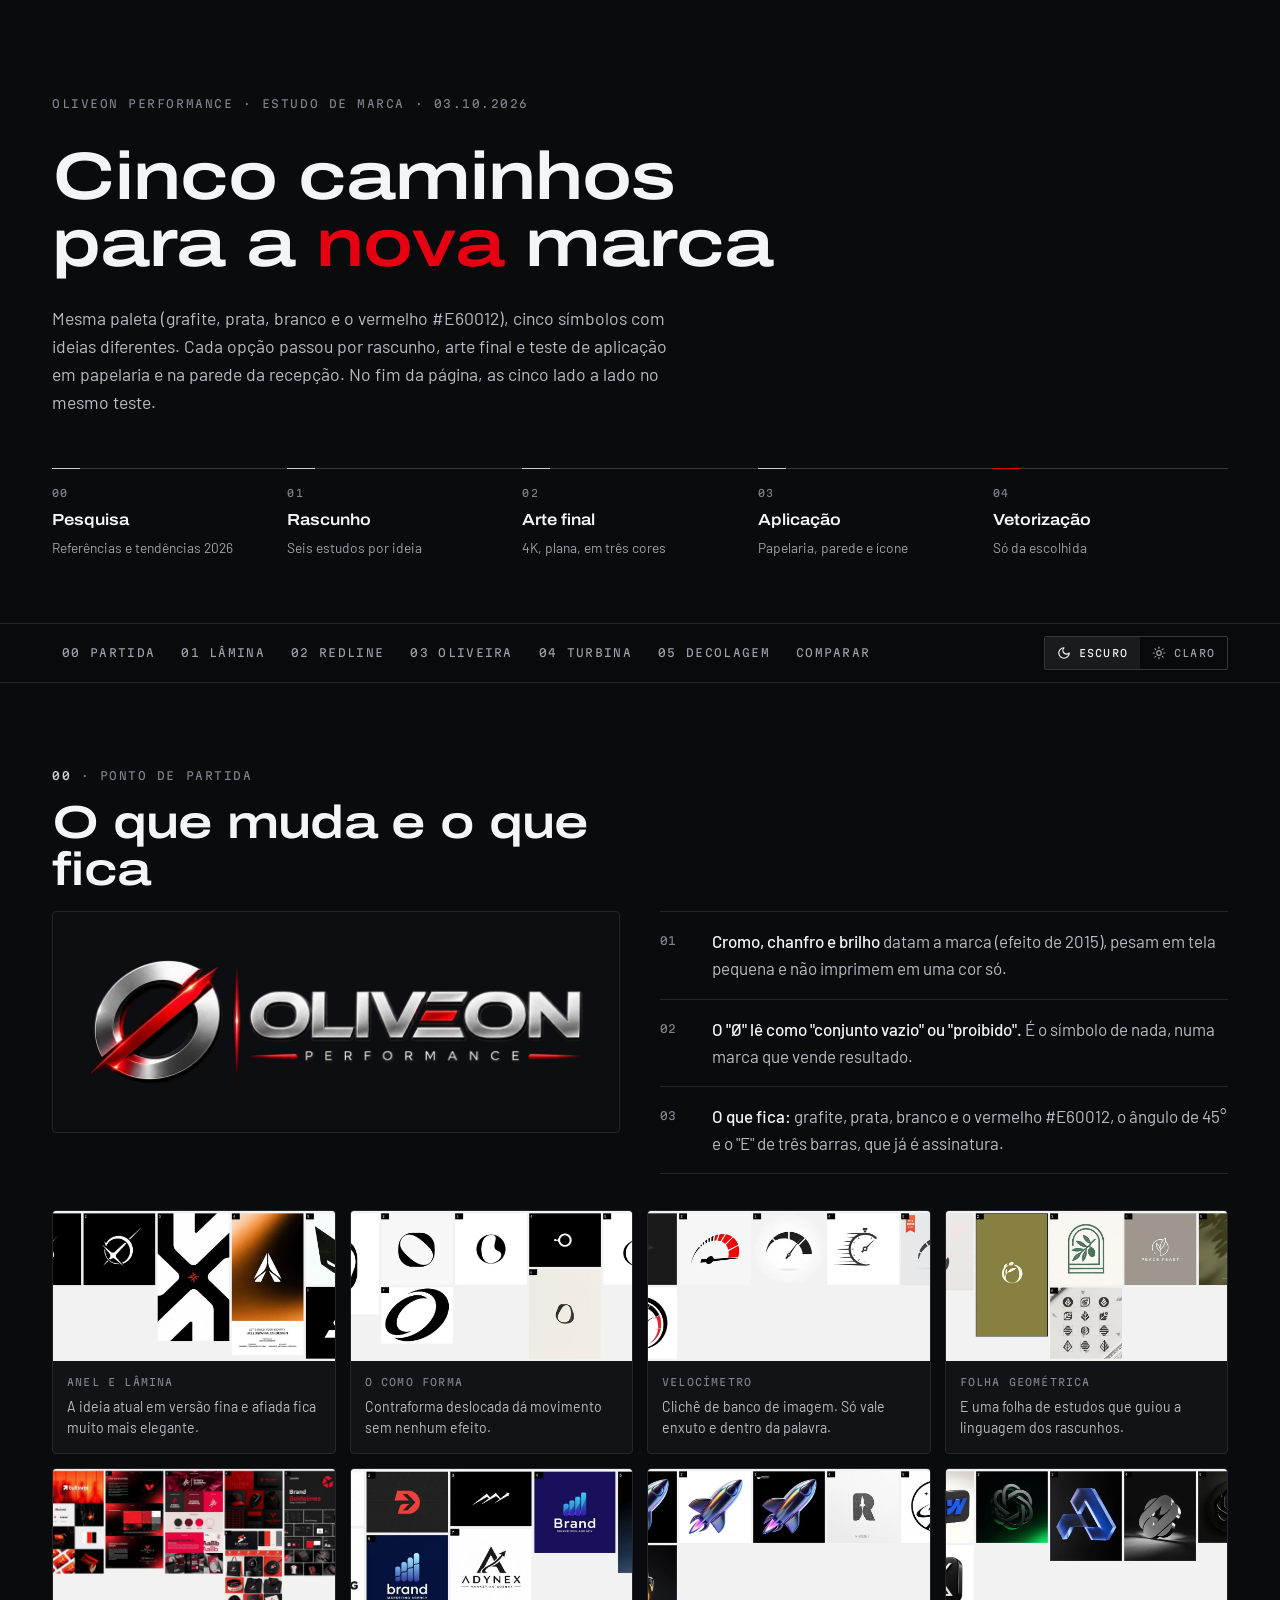
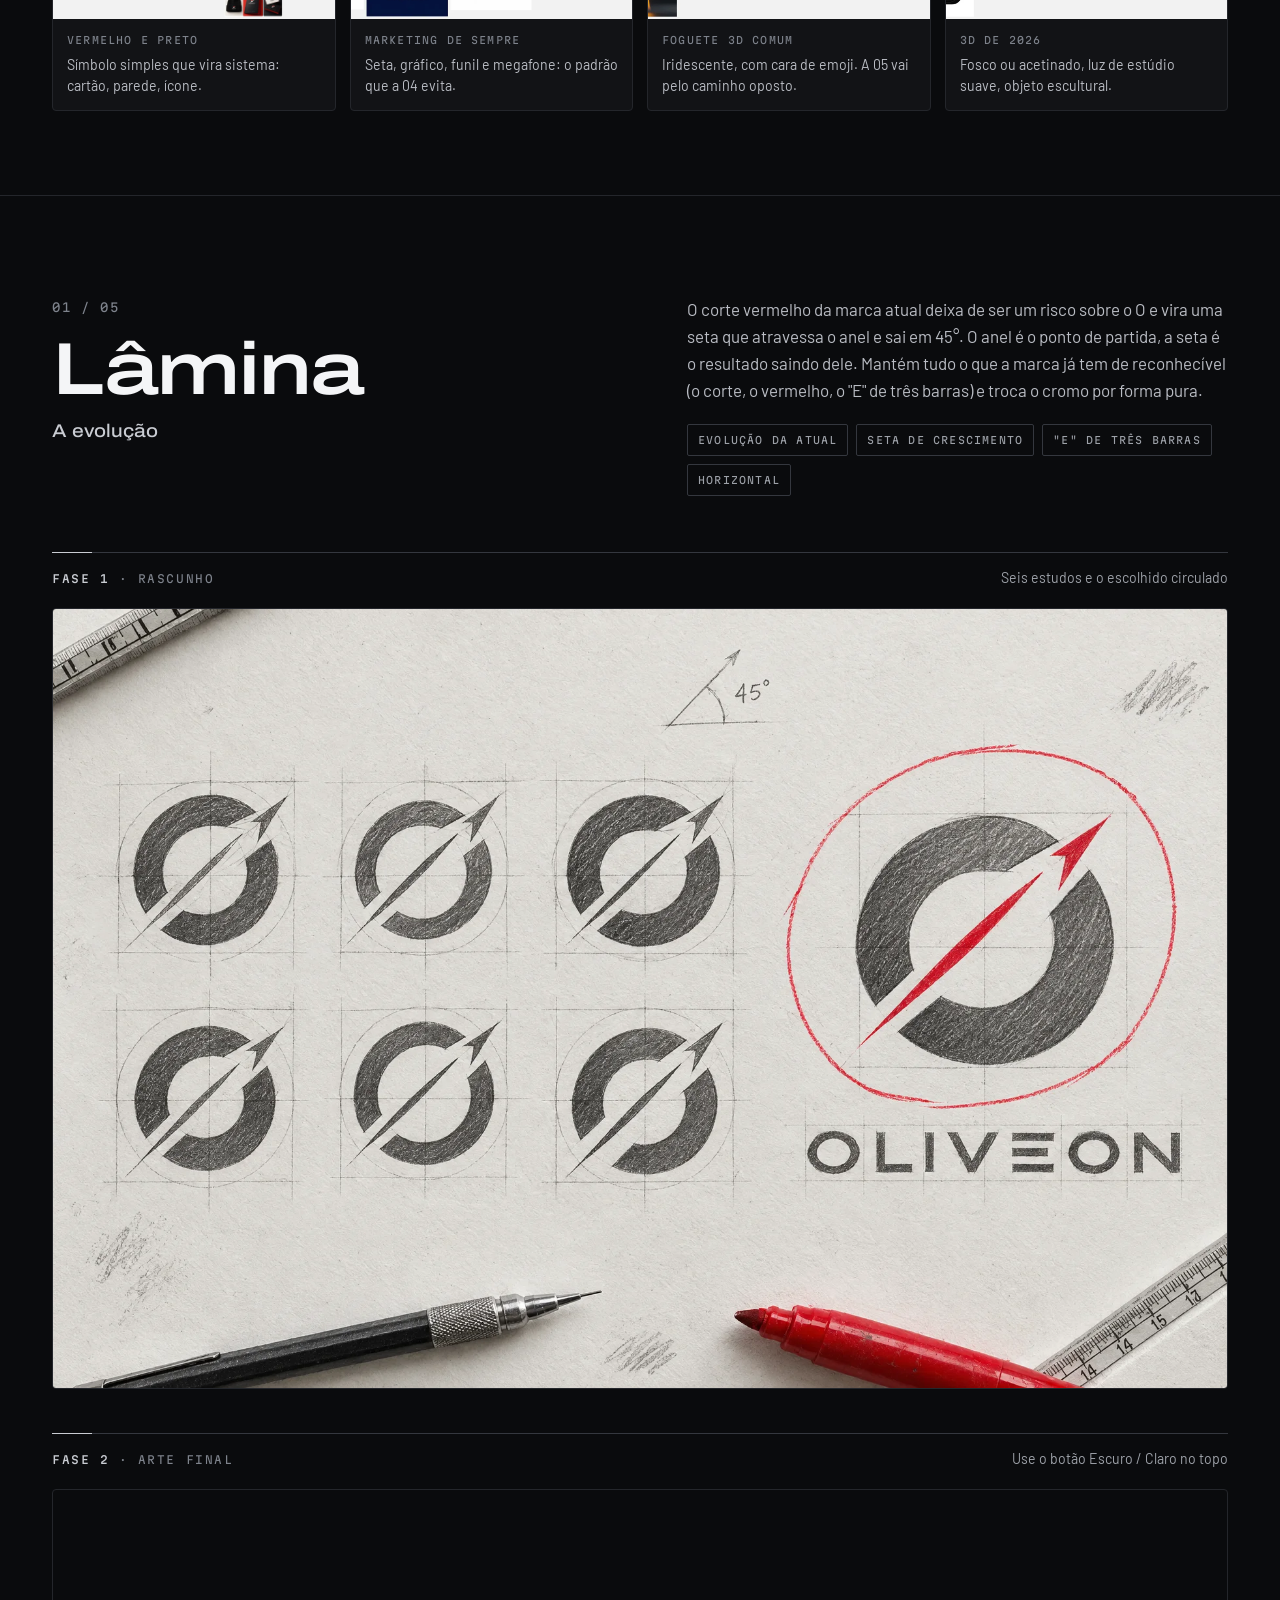
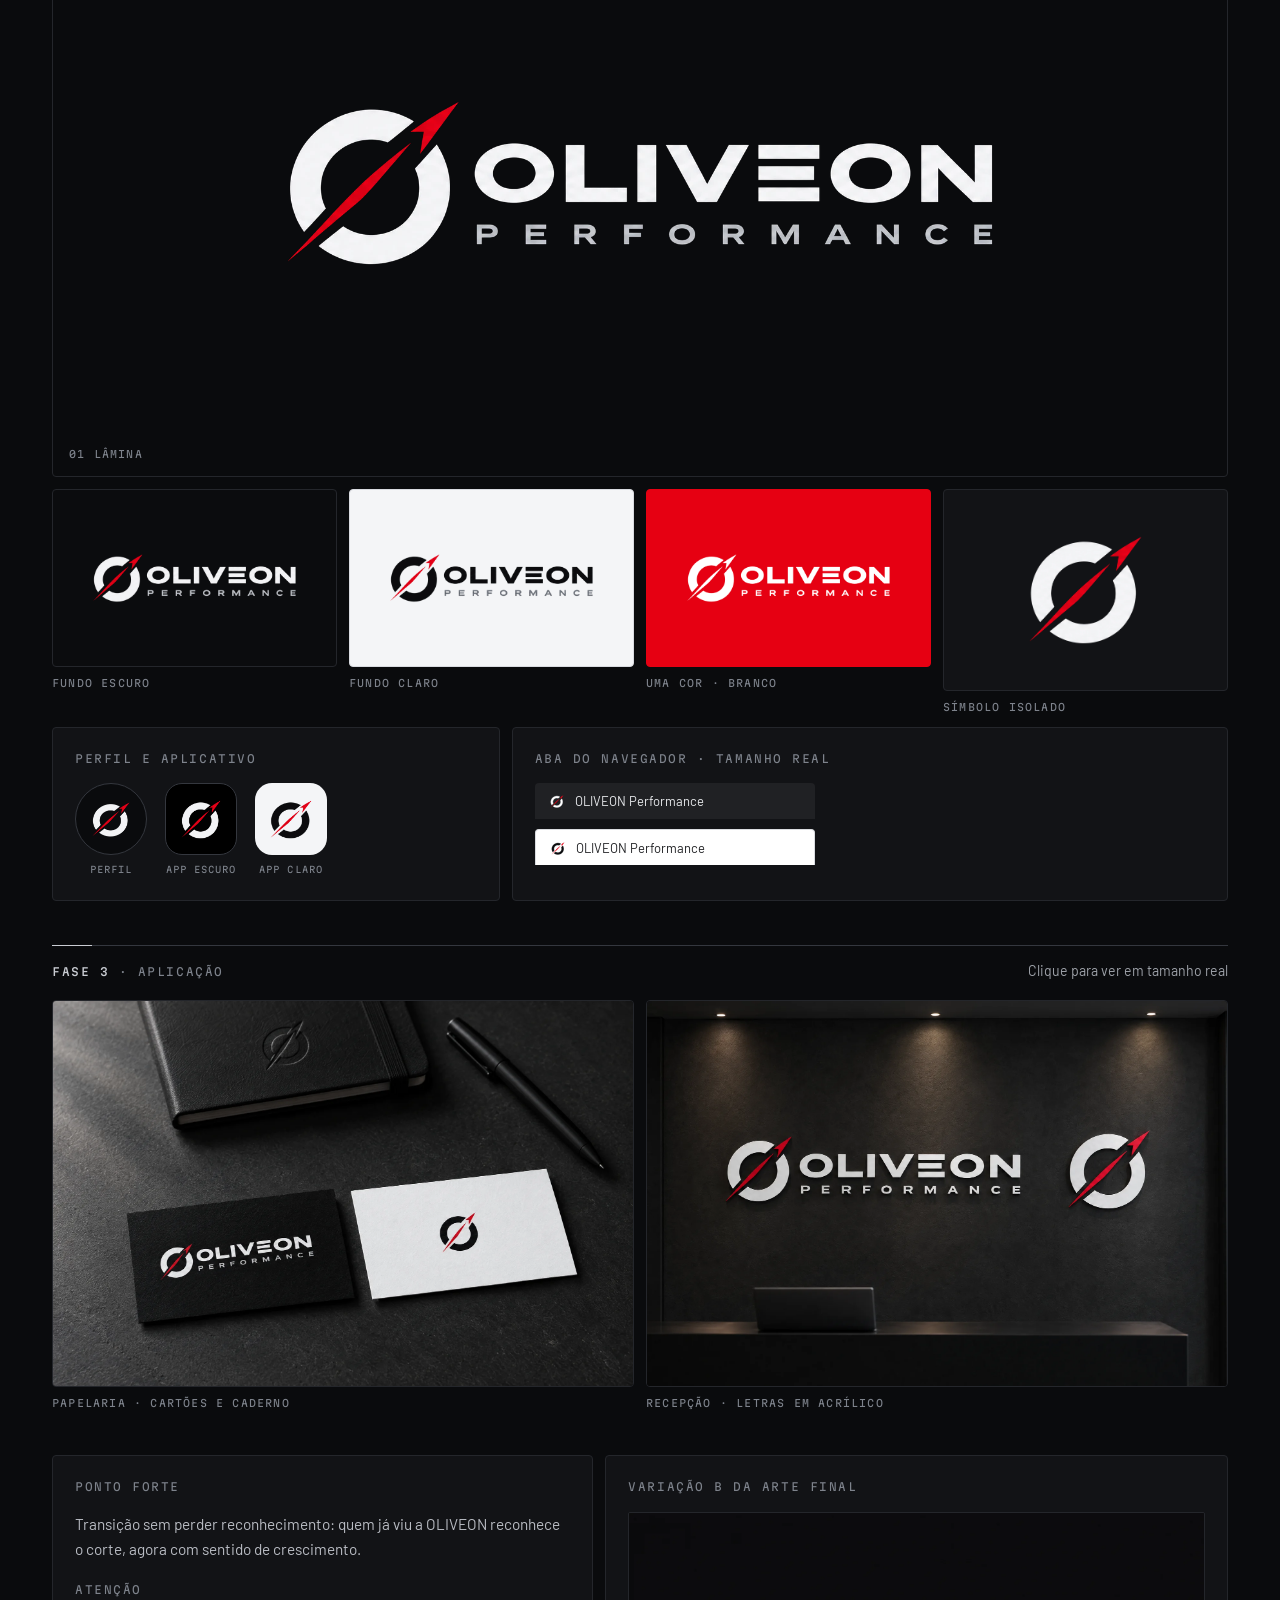
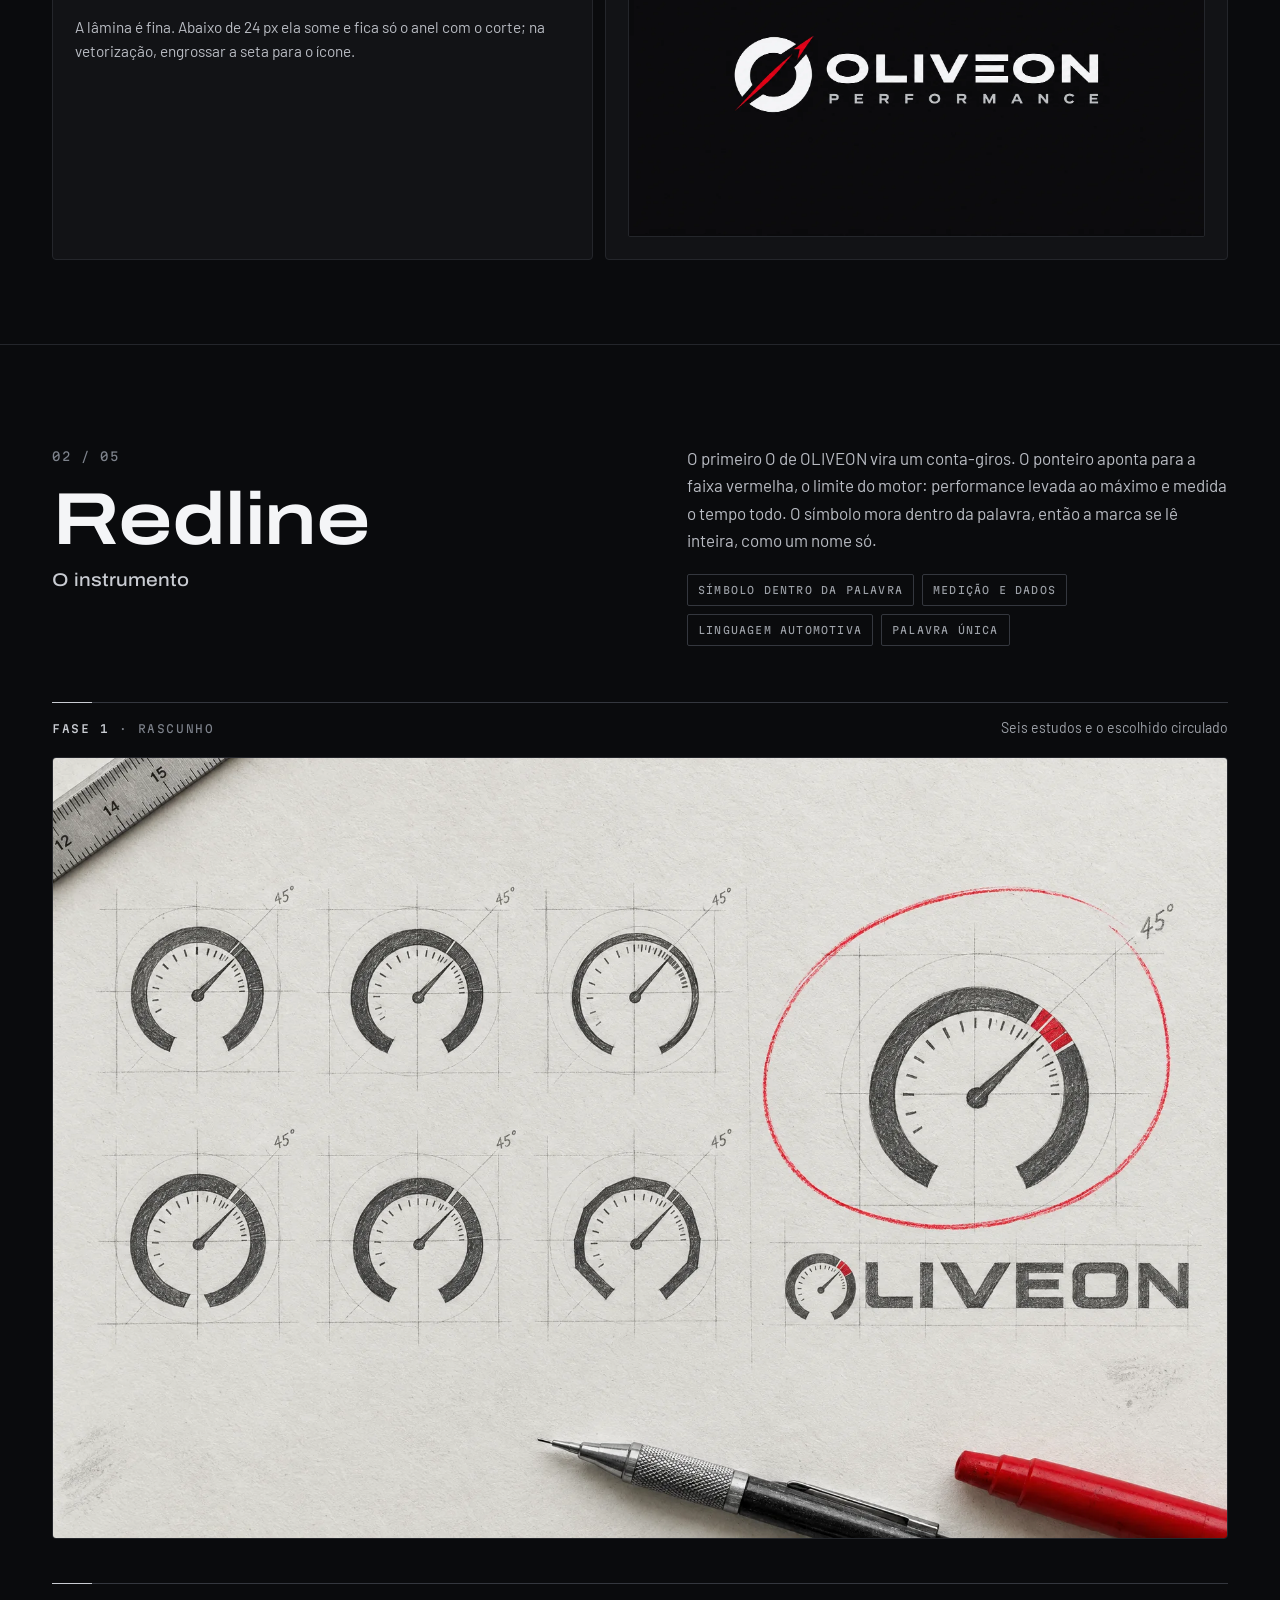
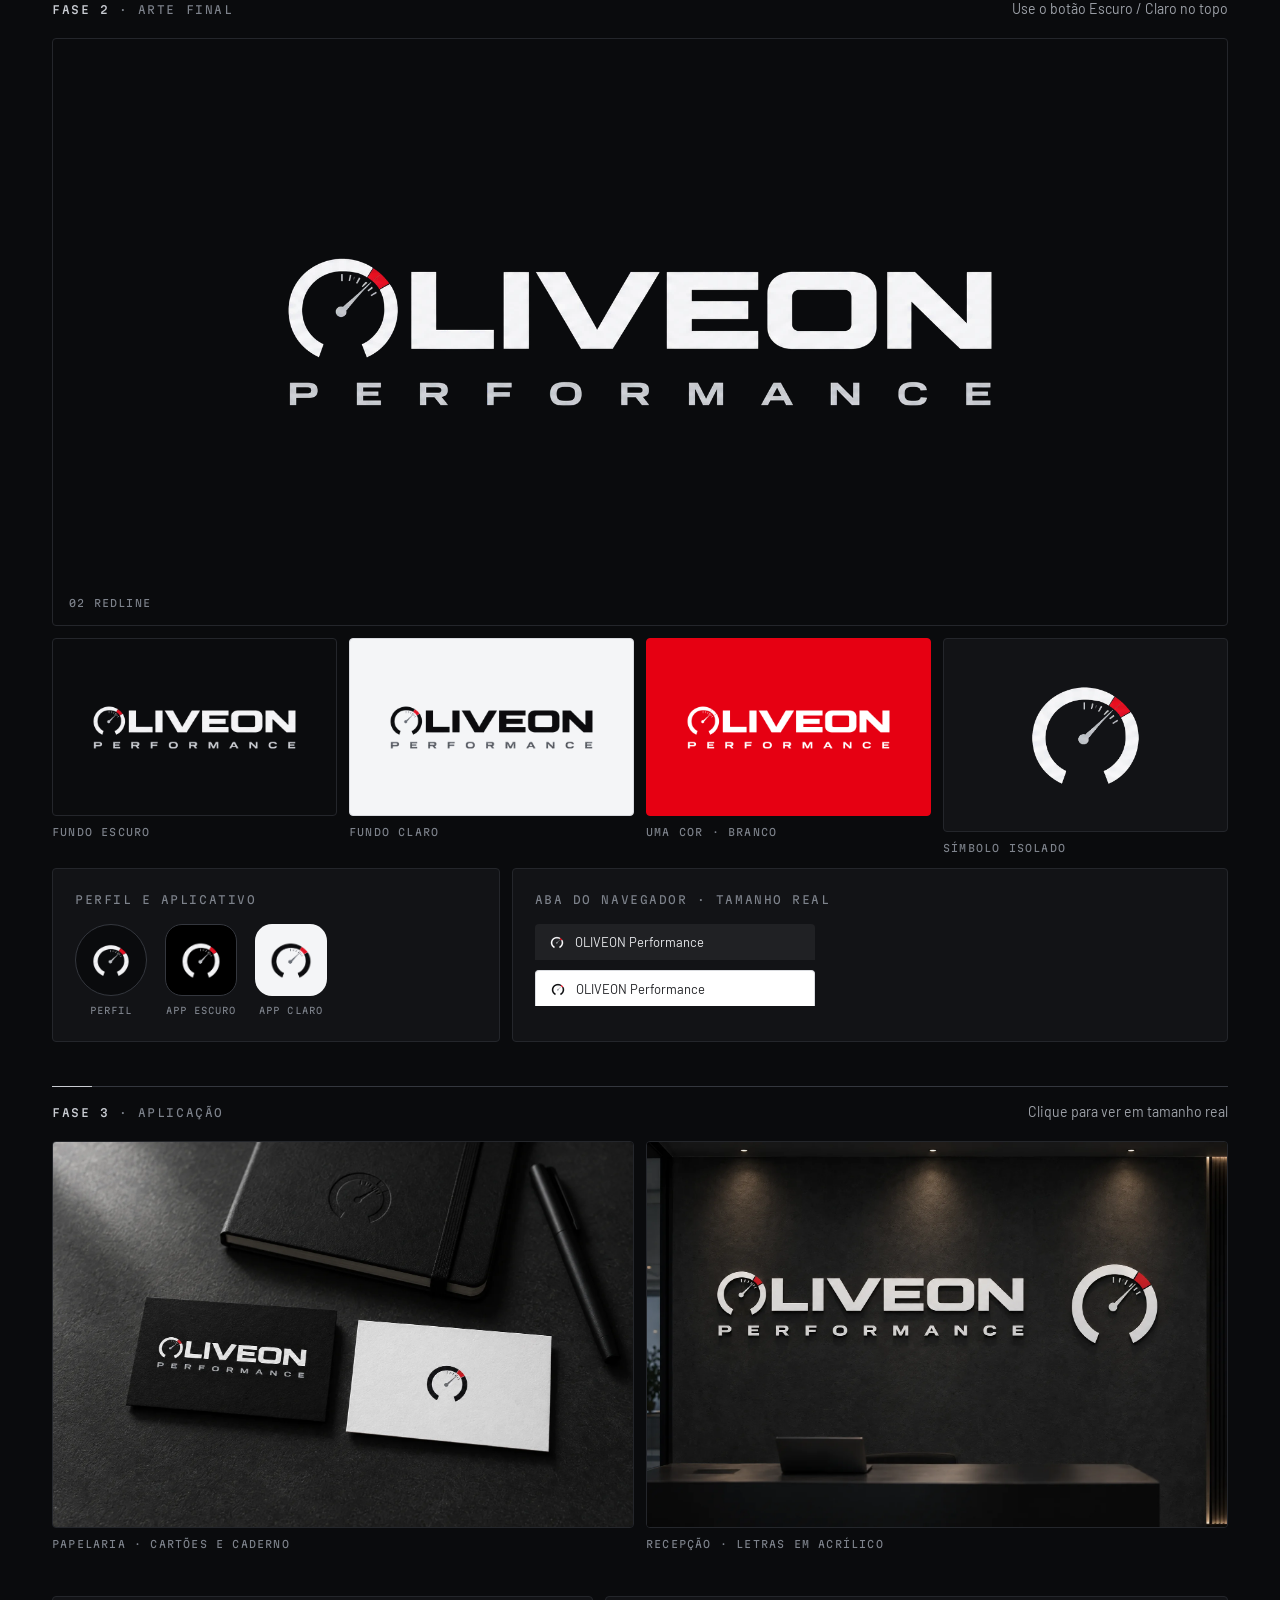
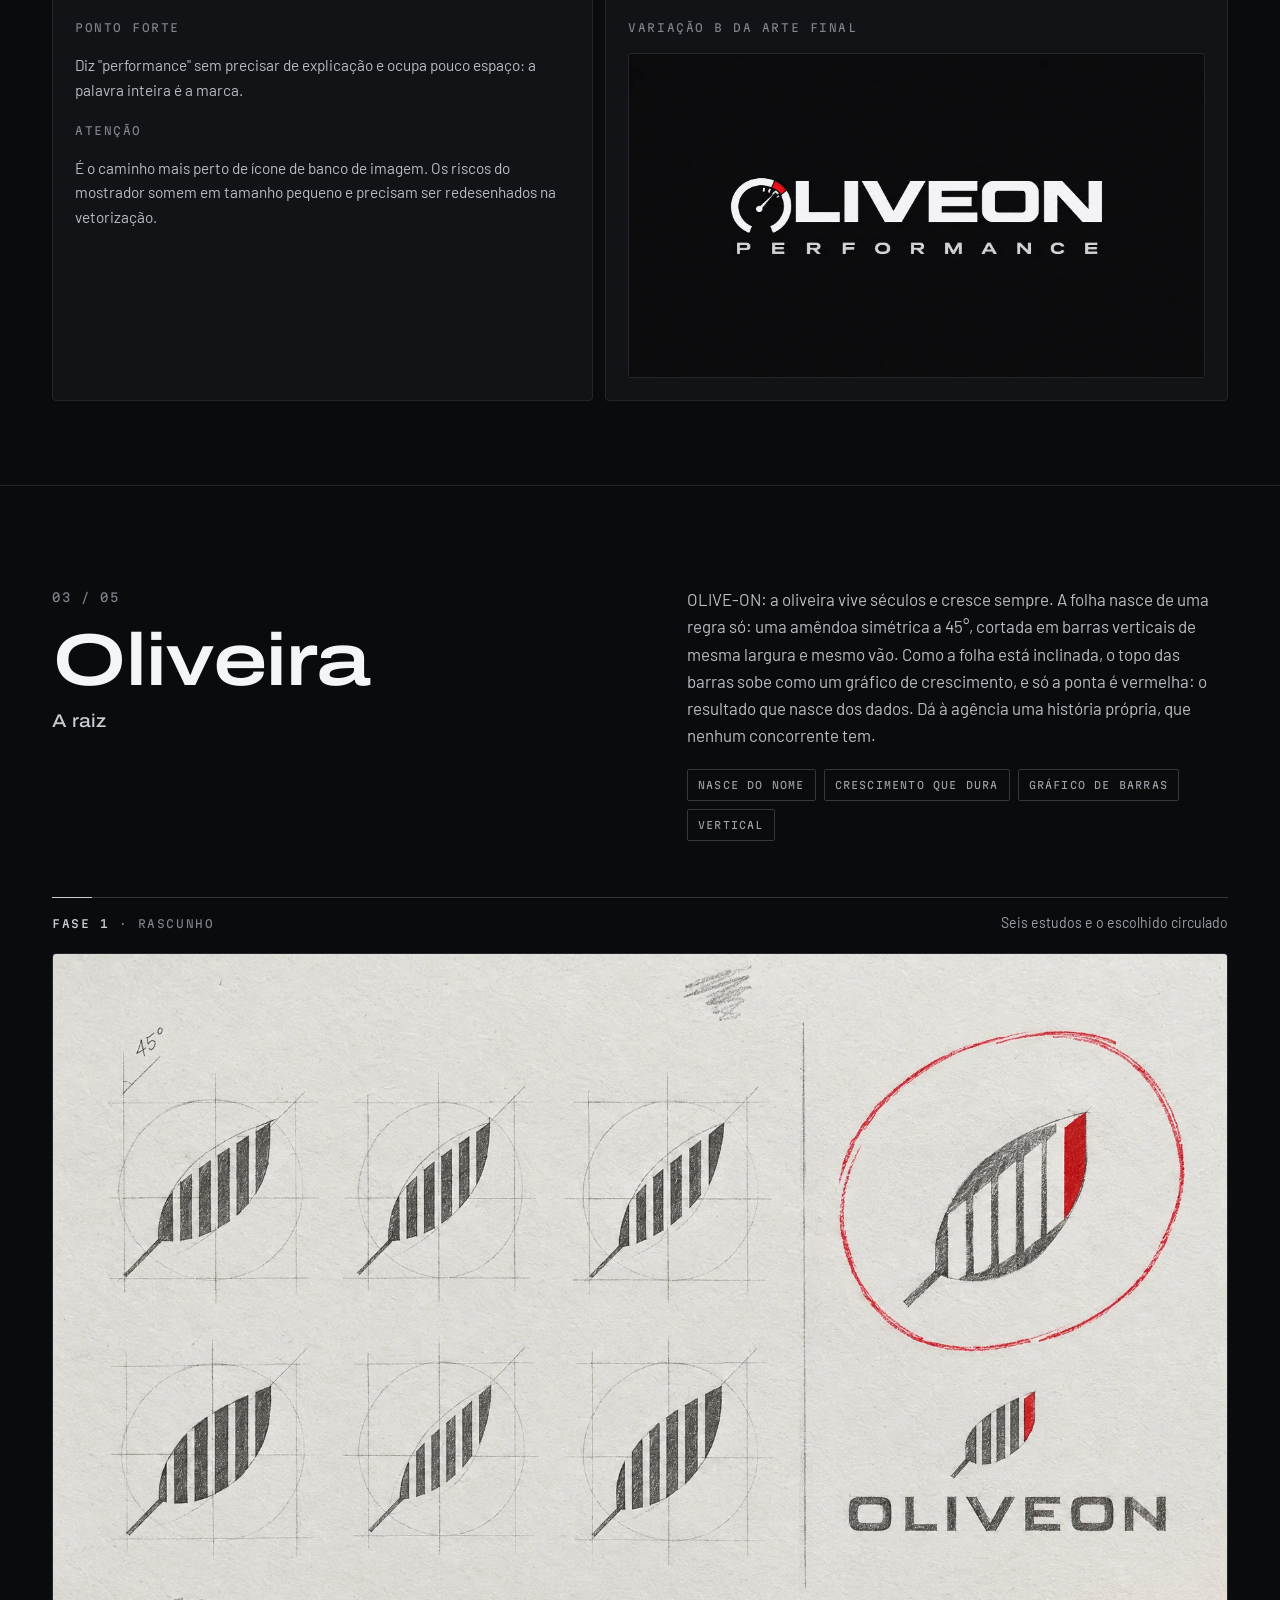
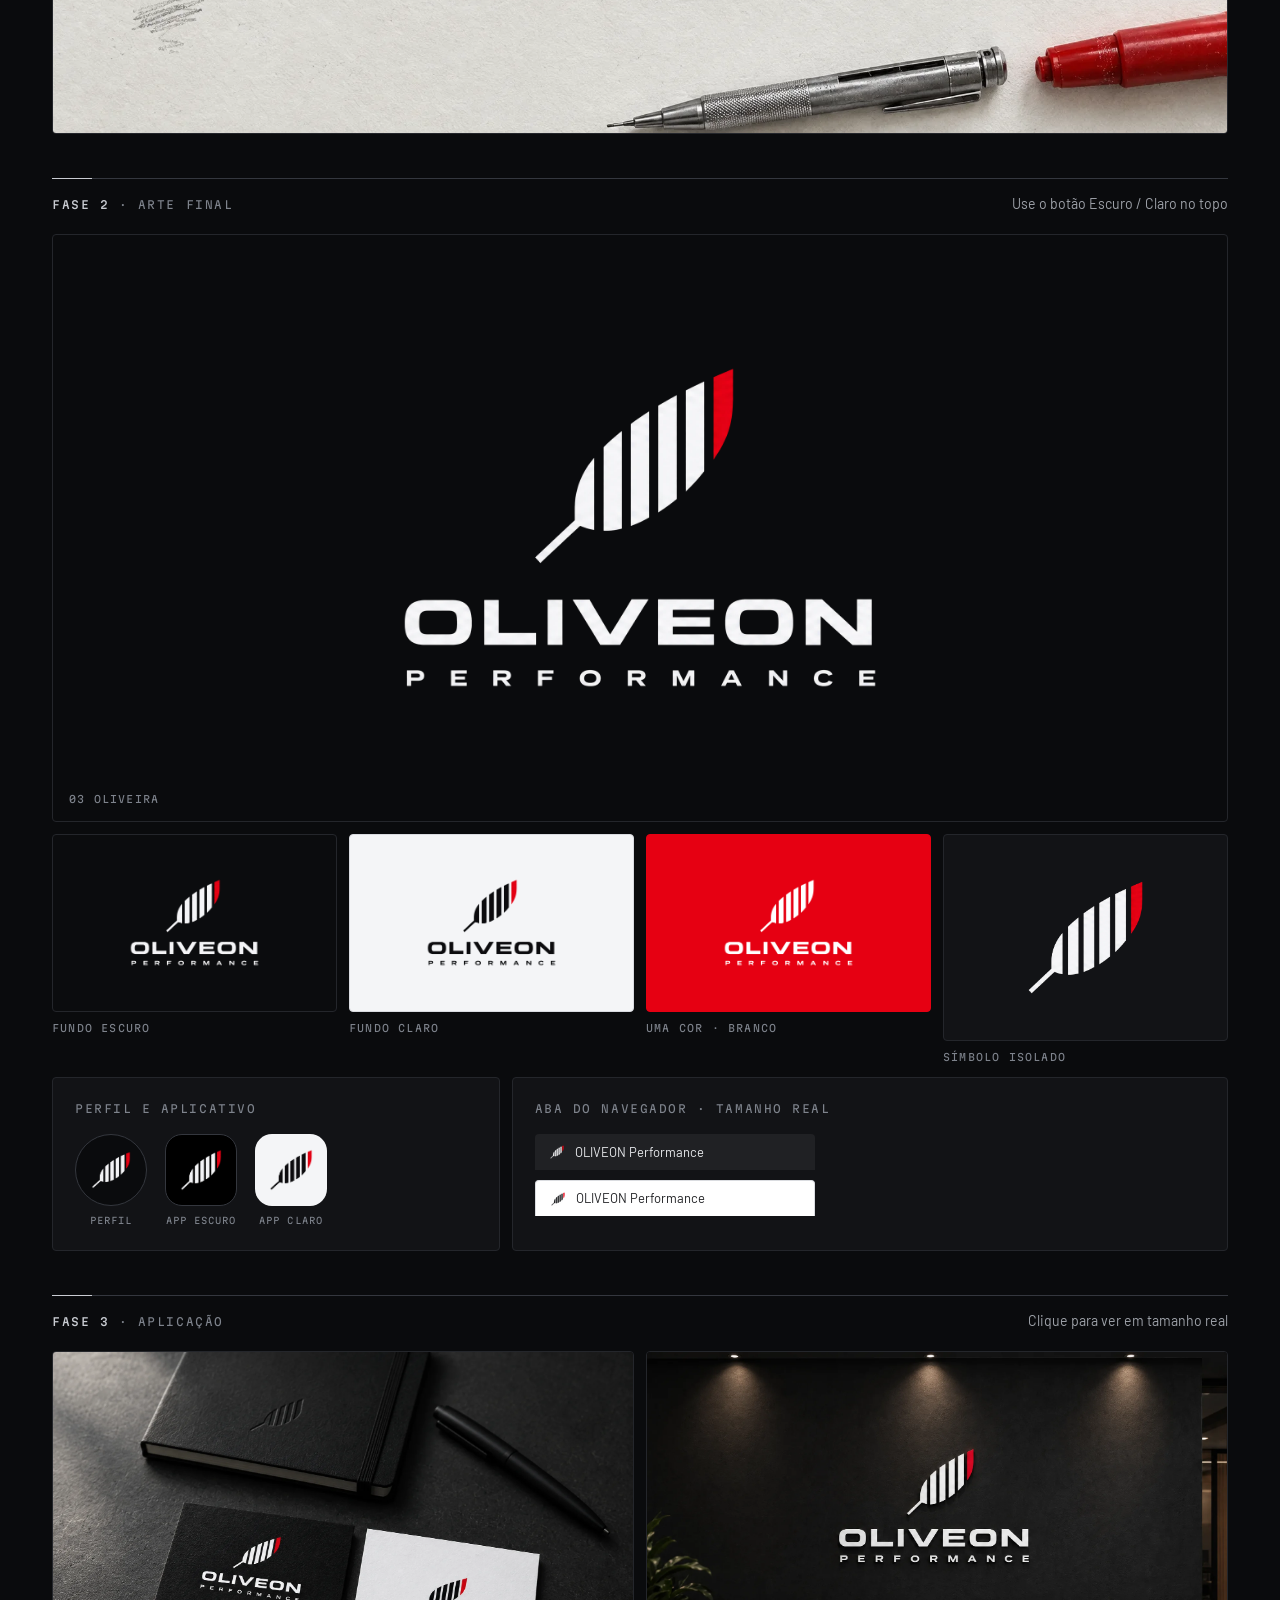
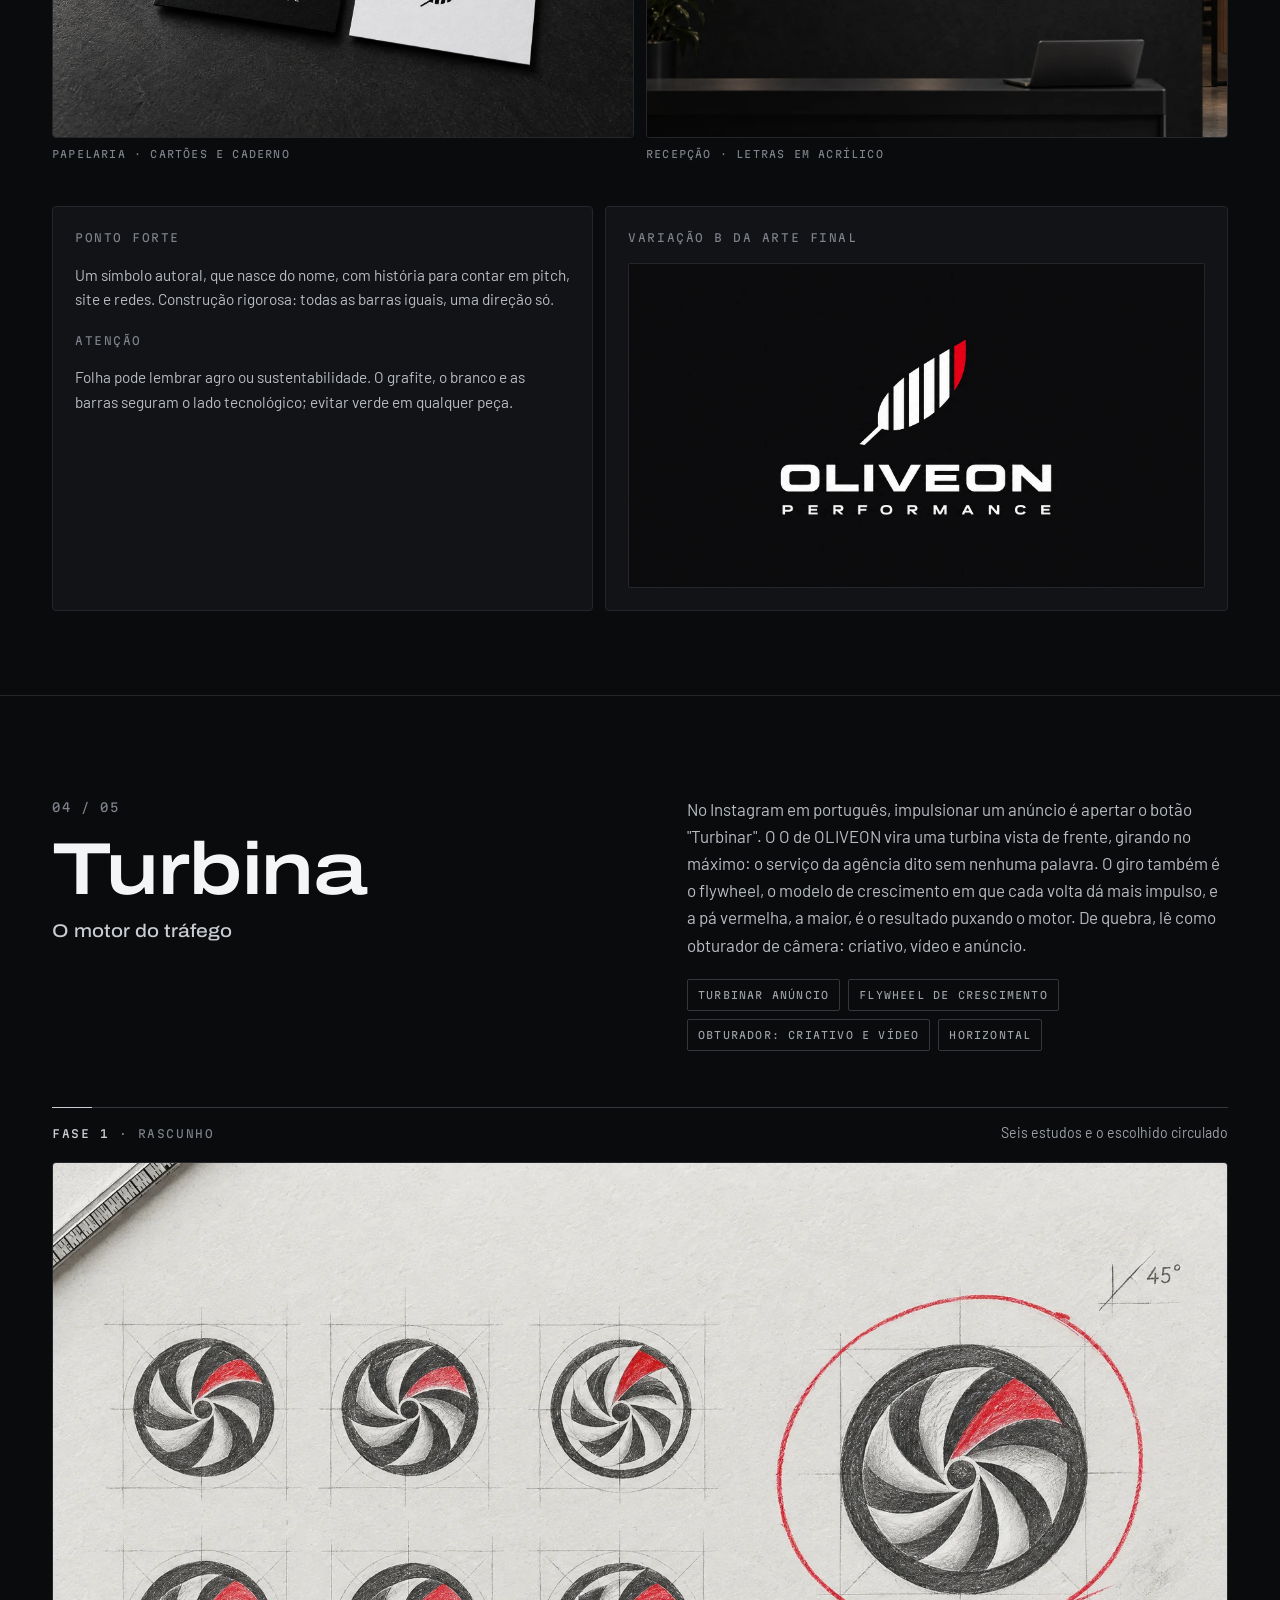
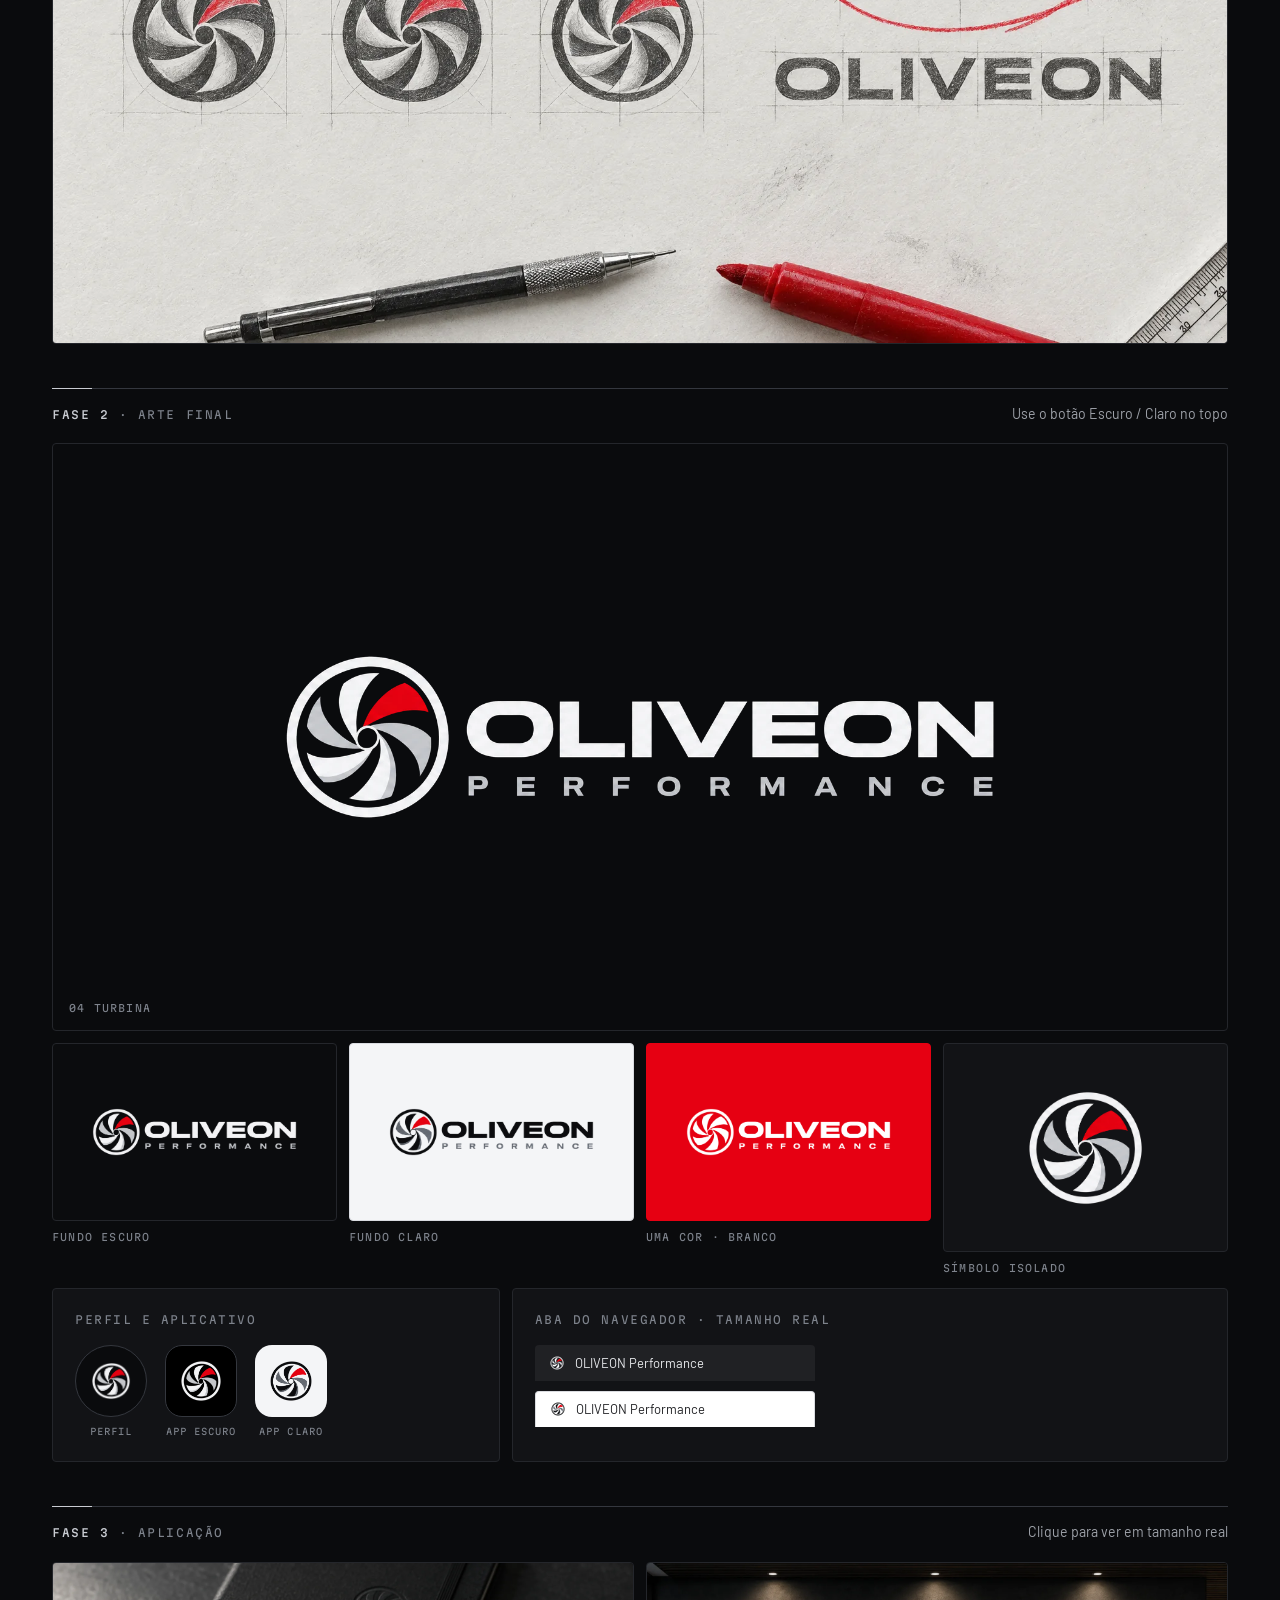
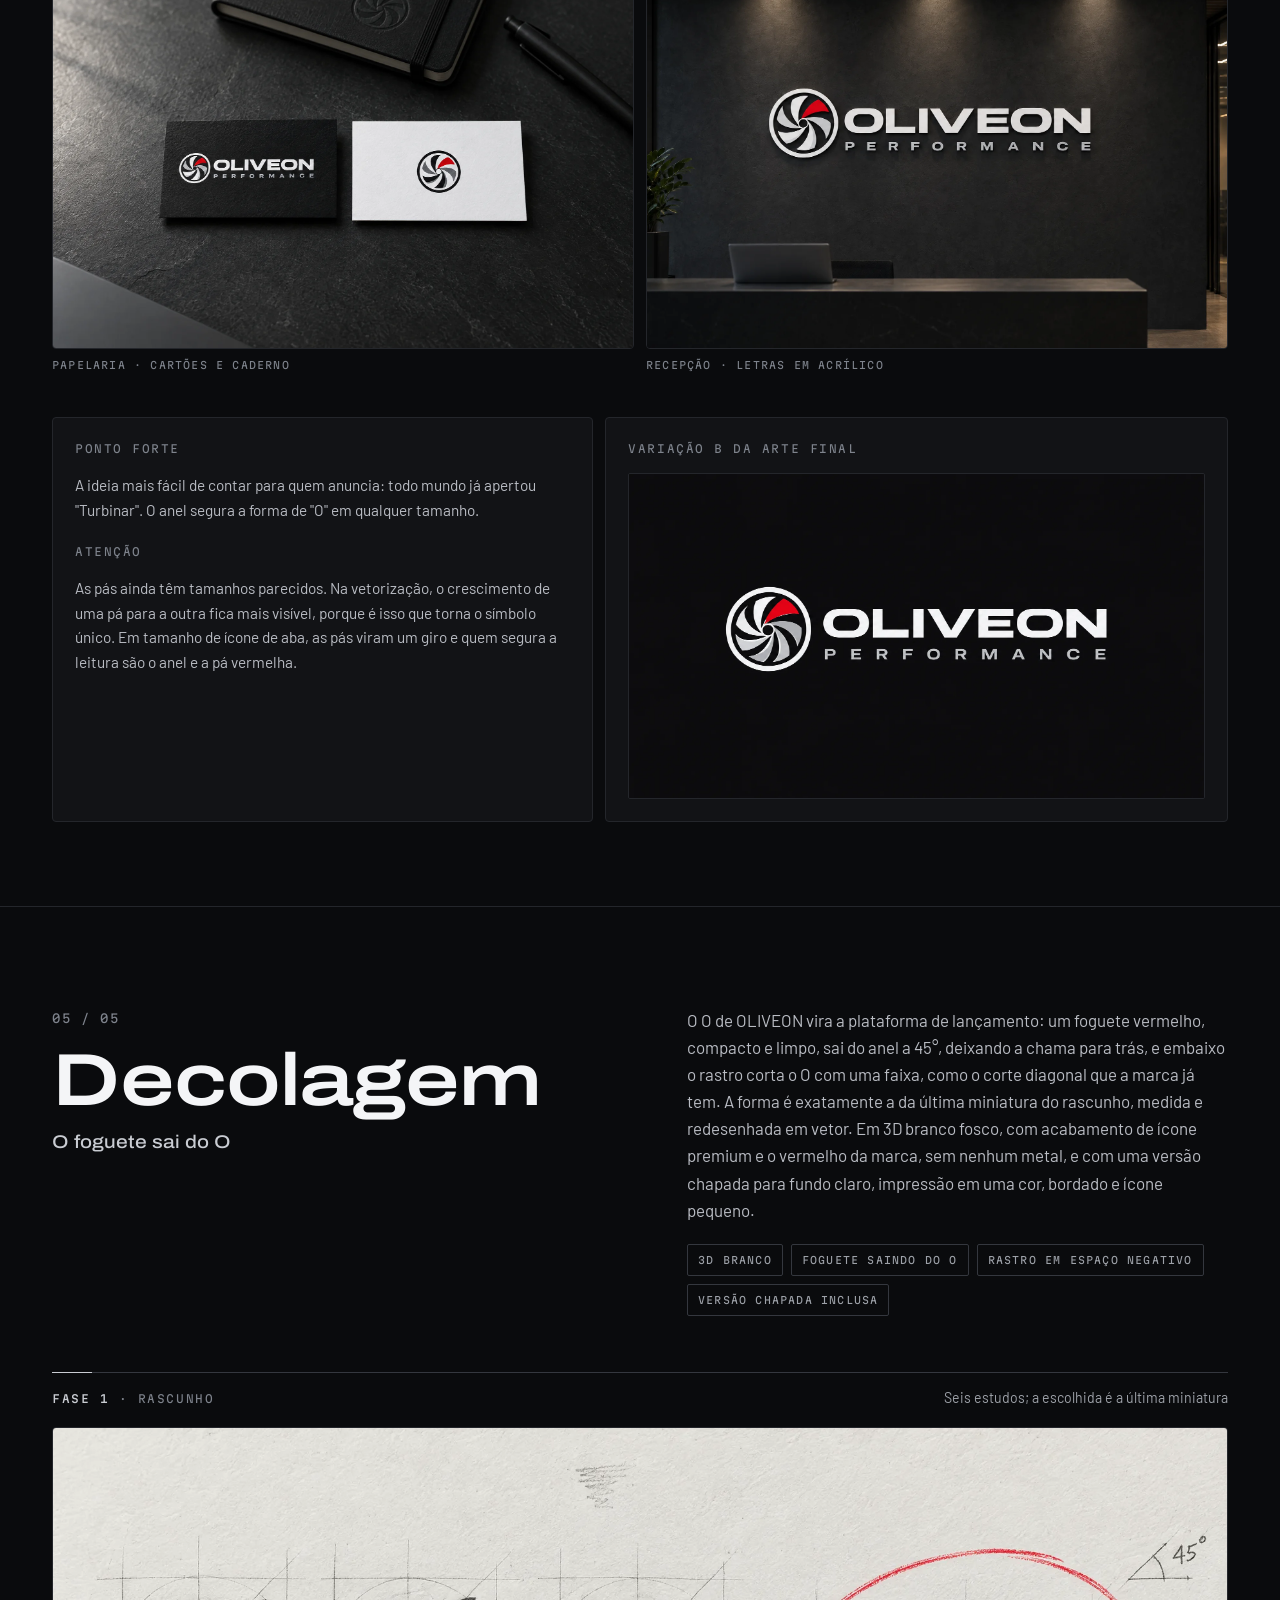
<file: nova-marca/index.html>
<!DOCTYPE html>
<html lang="pt-BR">
<head>
<meta charset="UTF-8">
<meta name="viewport" content="width=device-width, initial-scale=1">
<meta name="robots" content="noindex, nofollow">
<title>OLIVEON · Nova marca</title>
<meta name="description" content="Cinco propostas para a nova marca da OLIVEON Performance: rascunho, arte final e aplicação.">
<meta property="og:title" content="OLIVEON · Nova marca">
<meta property="og:description" content="Cinco propostas para escolher: Lâmina, Redline, Oliveira, Turbina e Decolagem.">
<meta property="og:type" content="website">
<meta property="og:image" content="https://www.oliveonperformance.com.br/nova-marca/web/og.jpg">
<meta property="og:image:width" content="1200">
<meta property="og:image:height" content="630">
<meta name="theme-color" content="#0a0b0d">
<link rel="preconnect" href="https://fonts.googleapis.com">
<link rel="preconnect" href="https://fonts.gstatic.com" crossorigin>
<link href="https://fonts.googleapis.com/css2?family=Archivo:wdth,wght@100..125,400..700&family=Barlow:wght@400;500&family=Martian+Mono:wdth,wght@87.5..112.5,400..500&display=swap" rel="stylesheet">
<style>
:root{
  --bg:#0a0b0d;
  --bg-alt:#0d0e11;
  --card:#121316;
  --elevated:#191b1f;
  --border:#24262b;
  --border-strong:#34373e;
  --text:#f4f5f7;
  --text-2:#b9bcc3;
  --muted:#9da1a8;
  --steel:#c9ccd2;
  --steel-dim:#7e838c;
  --red:#e60012;
  --claro:#f4f5f7;
  --display:'Archivo','Arial Black',sans-serif;
  --font:'Barlow','Segoe UI',sans-serif;
  --mono:'Martian Mono','Consolas',monospace;
}
*{box-sizing:border-box;margin:0;padding:0}
html{scroll-behavior:smooth;background:var(--bg)}
body{background:var(--bg);color:var(--text);font-family:var(--font);font-size:17px;line-height:1.6;-webkit-font-smoothing:antialiased;overflow-x:hidden}
img{display:block;max-width:100%;height:auto}
a{color:inherit}
.wrap{max-width:1240px;margin:0 auto;padding:0 32px}
.mono{font-family:var(--mono);font-size:11px;letter-spacing:.14em;text-transform:uppercase;font-variation-settings:"wdth" 100}
.rot{display:block;font-family:var(--mono);font-size:11px;letter-spacing:.14em;text-transform:uppercase;color:var(--steel-dim);margin-bottom:16px}
.rot b{color:var(--steel);font-weight:500}
h1,h2,h3{font-family:var(--display);font-stretch:125%;font-weight:600;letter-spacing:-.015em;line-height:1}

/* Topo */
.topo{padding:88px 0 64px;border-bottom:1px solid var(--border)}
.topo .mono{color:var(--steel-dim)}
.topo h1{font-size:clamp(2.4rem,5.4vw,4.2rem);margin:28px 0 26px;max-width:15ch}
.topo h1 em{font-style:normal;color:var(--red)}
.lead{max-width:62ch;color:var(--text-2);font-size:1.1rem}
.processo{display:grid;grid-template-columns:repeat(5,minmax(0,1fr));margin-top:52px;border-top:1px solid var(--border-strong)}
.processo div{padding:16px 16px 0 0;position:relative}
.processo div::before{content:"";position:absolute;top:-1px;left:0;width:28px;height:1px;background:var(--steel)}
.processo div.agora::before{background:var(--red)}
.processo span{display:block;font-family:var(--mono);font-size:10px;letter-spacing:.14em;color:var(--steel-dim)}
.processo strong{display:block;font-family:var(--display);font-stretch:112%;font-weight:600;font-size:1rem;margin-top:6px}
.processo small{display:block;color:var(--muted);font-size:.86rem;margin-top:4px}

/* Barra fixa */
.barra{position:sticky;top:0;z-index:5;background:rgba(10,11,13,.86);backdrop-filter:blur(12px);border-bottom:1px solid var(--border)}
.barra .wrap{display:flex;align-items:center;gap:22px;min-height:58px;flex-wrap:wrap}
.barra nav{display:flex;gap:6px;flex-wrap:wrap;flex:1}
.barra nav a{font-family:var(--mono);font-size:11px;letter-spacing:.12em;text-transform:uppercase;color:var(--muted);text-decoration:none;padding:8px 10px;border-radius:2px;transition:color .2s,background .2s}
.barra nav a:hover{color:var(--text);background:var(--card)}
.alterna{display:flex;border:1px solid var(--border-strong);border-radius:2px}
.alterna button{display:flex;align-items:center;gap:8px;background:none;border:0;color:var(--muted);font-family:var(--mono);font-size:10px;letter-spacing:.12em;text-transform:uppercase;padding:9px 12px;cursor:pointer}
.alterna button[aria-pressed="true"]{background:var(--elevated);color:var(--text)}
.alterna svg{width:14px;height:14px}

/* Seções */
.secao{padding:84px 0;border-bottom:1px solid var(--border)}
.secao>.wrap>h2{font-size:clamp(1.9rem,3.8vw,2.9rem);max-width:18ch;margin-bottom:18px}
.duas{display:grid;grid-template-columns:minmax(0,1fr) minmax(0,1fr);gap:40px;align-items:start}
.atual{background:var(--bg-alt);border:1px solid var(--border);border-radius:4px;padding:48px 36px}
.lista{list-style:none;border-top:1px solid var(--border)}
.lista li{padding:16px 0;border-bottom:1px solid var(--border);color:var(--text-2);display:grid;grid-template-columns:44px minmax(0,1fr);gap:8px}
.lista li span{font-family:var(--mono);font-size:11px;color:var(--steel-dim);padding-top:4px}
.lista li b{color:var(--text);font-weight:500}

.pesquisa{display:grid;grid-template-columns:repeat(4,minmax(0,1fr));gap:14px;margin-top:36px}
.pesquisa figure{min-width:0;background:var(--card);border:1px solid var(--border);border-radius:4px;overflow:hidden;display:flex;flex-direction:column}
.pesquisa img{width:100%;height:150px;object-fit:cover;object-position:top}
.pesquisa figcaption{padding:14px;font-size:.88rem;color:var(--text-2);line-height:1.5}
.pesquisa figcaption b{display:block;font-family:var(--mono);font-size:10px;letter-spacing:.12em;text-transform:uppercase;color:var(--steel-dim);font-weight:400;margin-bottom:6px}

/* Opção */
.op{padding:96px 0 84px;border-bottom:1px solid var(--border)}
.op-cab{display:grid;grid-template-columns:minmax(0,1.1fr) minmax(0,1fr);gap:40px;margin-bottom:56px}
.op-cab .idx{font-family:var(--mono);font-size:12px;letter-spacing:.14em;color:var(--steel-dim)}
.op-cab h2{font-size:clamp(2.6rem,6vw,4.6rem);margin:14px 0 10px}
.op-cab .sub{font-family:var(--display);font-stretch:112%;font-size:1.15rem;color:var(--steel);font-weight:500}
.op-cab p.txt{color:var(--text-2);font-size:1.06rem;margin-top:4px}
.tags{display:flex;flex-wrap:wrap;gap:8px;margin-top:20px}
.tags li{list-style:none;font-family:var(--mono);font-size:10px;letter-spacing:.12em;text-transform:uppercase;color:var(--muted);border:1px solid var(--border-strong);border-radius:2px;padding:7px 10px}

.fase{margin-top:44px}
.fase-cab{display:flex;align-items:baseline;justify-content:space-between;gap:16px;border-top:1px solid var(--border-strong);padding-top:14px;margin-bottom:18px;position:relative}
.fase-cab::before{content:"";position:absolute;top:-1px;left:0;width:40px;height:1px;background:var(--steel)}
.fase-cab .rot{margin:0}
.fase-cab small{color:var(--muted);font-size:.88rem;text-align:right}
.quadro{display:block;border:1px solid var(--border);border-radius:4px;overflow:hidden;background:#000}
.quadro img{width:100%}

.palco{position:relative;border:1px solid var(--border);border-radius:4px;aspect-ratio:16/8;display:grid;place-items:center;background:var(--bg);transition:background .3s;overflow:hidden}
body[data-fundo="claro"] .palco{background:var(--claro);border-color:#d9dbe0}
.palco img{grid-area:1/1;max-width:62%;max-height:58%;width:auto;object-fit:contain;transition:opacity .3s}
.palco img.pos{opacity:0}
body[data-fundo="claro"] .palco img.pos{opacity:1}
body[data-fundo="claro"] .palco img.neg{opacity:0}
.palco .marca{position:absolute;left:16px;bottom:14px;font-family:var(--mono);font-size:10px;letter-spacing:.12em;text-transform:uppercase;color:var(--steel-dim)}

.versoes{display:grid;grid-template-columns:repeat(4,minmax(0,1fr));gap:12px;margin-top:12px}
.versoes figure{min-width:0}
.versoes .v{aspect-ratio:16/10;border-radius:4px;display:grid;place-items:center;border:1px solid var(--border)}
.versoes .v img{max-width:74%;max-height:52%;width:auto}
.versoes .v.ic img{max-height:58%}
.versoes figcaption{font-family:var(--mono);font-size:10px;letter-spacing:.12em;text-transform:uppercase;color:var(--steel-dim);margin-top:8px}

.usos{display:grid;grid-template-columns:minmax(0,1fr) minmax(0,1.6fr);gap:12px;margin-top:12px}
.uso{background:var(--card);border:1px solid var(--border);border-radius:4px;padding:22px}
.icones{display:flex;align-items:flex-end;gap:18px;flex-wrap:wrap}
.icones figure{display:flex;flex-direction:column;align-items:center;gap:8px}
.icones figcaption{font-family:var(--mono);font-size:9px;letter-spacing:.12em;text-transform:uppercase;color:var(--steel-dim)}
.avatar{width:72px;height:72px;border-radius:50%;background:var(--bg);border:1px solid var(--border-strong);display:grid;place-items:center}
.avatar img{max-width:56%;max-height:56%}
.app{width:72px;height:72px;border-radius:17px;background:var(--claro);display:grid;place-items:center}
.app img{max-width:60%;max-height:60%}
.app.escuro{background:#000;border:1px solid var(--border-strong)}
.abas{display:grid;gap:10px}
.aba{display:flex;align-items:center;gap:10px;height:36px;padding:0 14px;border-radius:4px 4px 0 0;max-width:280px;font-size:13px}
.aba.e{background:#202124;color:#e8eaed}
.aba.c{background:#fff;color:#202124;border:1px solid #dadce0;border-bottom:0}
.aba img{width:16px;height:16px;flex:none}
.reduz{display:flex;align-items:flex-end;gap:16px;margin-top:4px}
.reduz img{flex:none}

.mocks{display:grid;grid-template-columns:minmax(0,1fr) minmax(0,1fr);gap:12px}
.mocks figure{min-width:0}
.mocks figcaption{font-family:var(--mono);font-size:10px;letter-spacing:.12em;text-transform:uppercase;color:var(--steel-dim);margin-top:8px}

.leitura{display:grid;grid-template-columns:minmax(0,1fr) minmax(0,1.15fr);gap:12px;margin-top:44px}
.leitura>div{min-width:0;background:var(--card);border:1px solid var(--border);border-radius:4px;padding:22px}
.leitura p{color:var(--text-2);font-size:.96rem}
.leitura .var img{border-radius:2px;border:1px solid var(--border)}

/* Comparativo */
.comp{display:grid;grid-template-columns:repeat(5,minmax(0,1fr));gap:12px;margin-top:36px}
.comp>div{min-width:0;background:var(--card);border:1px solid var(--border);border-radius:4px;padding:24px;display:flex;flex-direction:column;gap:18px}
.comp .logo{aspect-ratio:16/9;display:grid;place-items:center;background:var(--bg);border-radius:2px}
.comp .logo img{max-width:80%;max-height:60%;width:auto}
.comp h3{font-size:1.25rem;font-stretch:112%}
.comp .reduz{background:var(--bg);padding:14px;border-radius:2px;justify-content:center}
.comp.claro .reduz{background:var(--claro)}
.recomenda{margin-top:28px;border:1px solid var(--border-strong);border-left:2px solid var(--red);border-radius:2px;padding:28px 30px;background:var(--bg-alt)}
.recomenda h3{font-size:1.5rem;margin-bottom:12px}
.recomenda p{color:var(--text-2);max-width:78ch}
.passos{list-style:none;margin-top:36px;border-top:1px solid var(--border)}
.passos li{display:grid;grid-template-columns:52px minmax(0,1fr);gap:10px;padding:16px 0;border-bottom:1px solid var(--border);color:var(--text-2)}
.passos li span{font-family:var(--mono);font-size:11px;color:var(--steel-dim);padding-top:4px}
.passos li b{color:var(--text);font-weight:500}
.rodape{padding:44px 0 64px;color:var(--steel-dim)}
.rodape .wrap{display:flex;justify-content:space-between;gap:20px;flex-wrap:wrap}

@media (max-width:960px){
  .duas,.op-cab{grid-template-columns:minmax(0,1fr);gap:28px}
  .pesquisa{grid-template-columns:repeat(2,minmax(0,1fr))}
  .usos{grid-template-columns:minmax(0,1fr)}
  .leitura{grid-template-columns:minmax(0,1fr)}
  .comp{grid-template-columns:repeat(2,minmax(0,1fr))}
  .processo{grid-template-columns:repeat(2,minmax(0,1fr));row-gap:22px}
}
@media (max-width:640px){
  .wrap{padding:0 16px}
  .topo{padding:56px 0 44px}
  .secao,.op{padding:60px 0}
  .versoes{grid-template-columns:repeat(2,minmax(0,1fr))}
  .comp{grid-template-columns:minmax(0,1fr)}
  .mocks{grid-template-columns:minmax(0,1fr)}
  .palco{aspect-ratio:4/3}
  .palco img{max-width:84%}
  .pesquisa img{height:120px}
  .fase-cab{flex-direction:column;gap:6px}
  .fase-cab small{text-align:left}
  .barra nav{display:none}
  .barra .wrap{justify-content:flex-end}
}
</style>
</head>
<body data-fundo="escuro">

<header class="topo">
  <div class="wrap">
    <span class="mono">OLIVEON Performance · Estudo de marca · 03.10.2026</span>
    <h1>Cinco caminhos para a <em>nova</em> marca</h1>
    <p class="lead">Mesma paleta (grafite, prata, branco e o vermelho #E60012), cinco símbolos com ideias diferentes. Cada opção passou por rascunho, arte final e teste de aplicação em papelaria e na parede da recepção. No fim da página, as cinco lado a lado no mesmo teste.</p>
    <div class="processo">
      <div><span>00</span><strong>Pesquisa</strong><small>Referências e tendências 2026</small></div>
      <div><span>01</span><strong>Rascunho</strong><small>Seis estudos por ideia</small></div>
      <div><span>02</span><strong>Arte final</strong><small>4K, plana, em três cores</small></div>
      <div><span>03</span><strong>Aplicação</strong><small>Papelaria, parede e ícone</small></div>
      <div class="agora"><span>04</span><strong>Vetorização</strong><small>Só da escolhida</small></div>
    </div>
  </div>
</header>

<div class="barra">
  <div class="wrap">
    <nav aria-label="Seções">
      <a href="#partida">00 Partida</a>
      <a href="#o1">01 Lâmina</a>
      <a href="#o2">02 Redline</a>
      <a href="#o3">03 Oliveira</a>
      <a href="#o4">04 Turbina</a>
      <a href="#o5">05 Decolagem</a>
      <a href="#comparar">Comparar</a>
    </nav>
    <div class="alterna" role="group" aria-label="Fundo das artes">
      <button type="button" data-fundo="escuro" aria-pressed="true"><svg viewBox="0 0 24 24" fill="none" stroke="currentColor" stroke-width="2" stroke-linecap="round" stroke-linejoin="round"><path d="M12 3a6 6 0 0 0 9 9 9 9 0 1 1-9-9Z"/></svg>Escuro</button>
      <button type="button" data-fundo="claro" aria-pressed="false"><svg viewBox="0 0 24 24" fill="none" stroke="currentColor" stroke-width="2" stroke-linecap="round" stroke-linejoin="round"><circle cx="12" cy="12" r="4"/><path d="M12 2v2"/><path d="M12 20v2"/><path d="m4.93 4.93 1.41 1.41"/><path d="m17.66 17.66 1.41 1.41"/><path d="M2 12h2"/><path d="M20 12h2"/><path d="m6.34 17.66-1.41 1.41"/><path d="m19.07 4.93-1.41 1.41"/></svg>Claro</button>
    </div>
  </div>
</div>

<main>
<section class="secao" id="partida">
  <div class="wrap">
    <span class="rot"><b>00</b> · Ponto de partida</span>
    <h2>O que muda e o que fica</h2>
    <div class="duas">
      <div class="atual"><img src="web/atual.webp" alt="Logo atual da OLIVEON: O cromado cortado por lâmina vermelha" width="1000" height="296"></div>
      <ul class="lista">
        <li><span>01</span><div><b>Cromo, chanfro e brilho</b> datam a marca (efeito de 2015), pesam em tela pequena e não imprimem em uma cor só.</div></li>
        <li><span>02</span><div><b>O "Ø" lê como "conjunto vazio" ou "proibido".</b> É o símbolo de nada, numa marca que vende resultado.</div></li>
        <li><span>03</span><div><b>O que fica:</b> grafite, prata, branco e o vermelho #E60012, o ângulo de 45° e o "E" de três barras, que já é assinatura.</div></li>
      </ul>
    </div>
    <div class="pesquisa">
      <figure><a href="web/pin-r8-abstrato.webp" target="_blank"><img src="web/pin-r8-abstrato.webp" alt="Referências de símbolos abstratos afiados" loading="lazy" width="1400" height="566"></a><figcaption><b>Anel e lâmina</b>A ideia atual em versão fina e afiada fica muito mais elegante.</figcaption></figure>
      <figure><a href="web/pin-r1-letra-o.webp" target="_blank"><img src="web/pin-r1-letra-o.webp" alt="Referências de letra O como símbolo" loading="lazy" width="1400" height="566"></a><figcaption><b>O como forma</b>Contraforma deslocada dá movimento sem nenhum efeito.</figcaption></figure>
      <figure><a href="web/pin-r2-gauge.webp" target="_blank"><img src="web/pin-r2-gauge.webp" alt="Referências de velocímetro" loading="lazy" width="1400" height="566"></a><figcaption><b>Velocímetro</b>Clichê de banco de imagem. Só vale enxuto e dentro da palavra.</figcaption></figure>
      <figure><a href="web/pin-r4-olive.webp" target="_blank"><img src="web/pin-r4-olive.webp" alt="Referências de folha de oliveira geométrica" loading="lazy" width="1400" height="566"></a><figcaption><b>Folha geométrica</b>E uma folha de estudos que guiou a linguagem dos rascunhos.</figcaption></figure>
      <figure><a href="web/pin-r7-plate.webp" target="_blank"><img src="web/pin-r7-plate.webp" alt="Apresentações de marca em vermelho e preto" loading="lazy" width="1400" height="703"></a><figcaption><b>Vermelho e preto</b>Símbolo simples que vira sistema: cartão, parede, ícone.</figcaption></figure>
      <figure><a href="web/pin-r14-marketing.webp" target="_blank"><img src="web/pin-r14-marketing.webp" alt="Logos comuns de agências de marketing" loading="lazy" width="1400" height="498"></a><figcaption><b>Marketing de sempre</b>Seta, gráfico, funil e megafone: o padrão que a 04 evita.</figcaption></figure>
      <figure><a href="web/pin-r15-foguete3d.webp" target="_blank"><img src="web/pin-r15-foguete3d.webp" alt="Foguetes 3D de banco de imagem" loading="lazy" width="1400" height="565"></a><figcaption><b>Foguete 3D comum</b>Iridescente, com cara de emoji. A 05 vai pelo caminho oposto.</figcaption></figure>
      <figure><a href="web/pin-r17-3d-icone.webp" target="_blank"><img src="web/pin-r17-3d-icone.webp" alt="Símbolos em 3D moderno" loading="lazy" width="1400" height="565"></a><figcaption><b>3D de 2026</b>Fosco ou acetinado, luz de estúdio suave, objeto escultural.</figcaption></figure>
    </div>
  </div>
</section>

<div id="opcoes"></div>

<section class="secao" id="comparar">
  <div class="wrap">
    <span class="rot"><b>06</b> · Lado a lado</span>
    <h2>As cinco, no mesmo teste</h2>
    <p class="lead">Embaixo de cada uma, o símbolo em 64, 32 e 16 px, no tamanho real de um ícone de aba. É ali que uma marca prova se aguenta o dia a dia.</p>
    <div class="comp" id="comp"></div>
    <div class="comp claro" id="comp-claro" style="margin-top:12px"></div>
    <div class="recomenda">
      <span class="rot">Leitura da direção de arte</span>
      <h3>Nossa recomendação: 04 Turbina</h3>
      <p>É a que se explica sozinha para quem anuncia: no Brasil, impulsionar é "turbinar", e o símbolo mostra o serviço da agência girando no máximo, com uma forma que nenhuma agência do setor usa. Se a prioridade for uma história de marca mais autoral, a 03 Oliveira, que nasce do próprio nome. Se for não perder o reconhecimento de quem já conhece a OLIVEON, a 05 Decolagem é a transição mais natural: mantém o anel cortado na diagonal e o ar 3D da marca atual, agora com foguete e acabamento branco moderno (a 01 Lâmina faz a mesma ponte em versão chapada). A 02 Redline comunica "performance" na hora, mas é a que mais se aproxima de ícone pronto.</p>
    </div>
    <ul class="passos">
      <li><span>01</span><div><b>Escolha o número da opção</b> (ou diga o que misturar entre elas).</div></li>
      <li><span>02</span><div><b>Vetorização da escolhida:</b> redesenho em vetor com a tipografia definitiva, com cada curva e espessura acertadas.</div></li>
      <li><span>03</span><div><b>Entrega:</b> SVG, PDF, EPS e PNG nas versões escura, clara, branca e símbolo, mais o favicon de verdade para o site.</div></li>
    </ul>
  </div>
</section>
</main>

<footer class="rodape">
  <div class="wrap">
    <span class="mono">OLIVEON Performance · Estudo de marca</span>
    <span class="mono">Propostas para escolha · versão final em vetor após a decisão</span>
  </div>
</footer>

<script>
const opcoes = [
  {
    id: 'o1', chave: 'lamina', n: '01', nome: 'Lâmina', sub: 'A evolução',
    txt: 'O corte vermelho da marca atual deixa de ser um risco sobre o O e vira uma seta que atravessa o anel e sai em 45°. O anel é o ponto de partida, a seta é o resultado saindo dele. Mantém tudo o que a marca já tem de reconhecível (o corte, o vermelho, o "E" de três barras) e troca o cromo por forma pura.',
    tags: ['Evolução da atual', 'Seta de crescimento', '"E" de três barras', 'Horizontal'],
    rascunho: 'r1-1', finais: ['f1-1', 'f1-2'], escolhida: 'f1-1', mocks: ['m1a-1', 'm1b-1'],
    forte: 'Transição sem perder reconhecimento: quem já viu a OLIVEON reconhece o corte, agora com sentido de crescimento.',
    atencao: 'A lâmina é fina. Abaixo de 24 px ela some e fica só o anel com o corte; na vetorização, engrossar a seta para o ícone.',
  },
  {
    id: 'o2', chave: 'redline', n: '02', nome: 'Redline', sub: 'O instrumento',
    txt: 'O primeiro O de OLIVEON vira um conta-giros. O ponteiro aponta para a faixa vermelha, o limite do motor: performance levada ao máximo e medida o tempo todo. O símbolo mora dentro da palavra, então a marca se lê inteira, como um nome só.',
    tags: ['Símbolo dentro da palavra', 'Medição e dados', 'Linguagem automotiva', 'Palavra única'],
    rascunho: 'r2-1', finais: ['f2-2', 'f2-1'], escolhida: 'f2-2', mocks: ['m2a-1', 'm2b-1'],
    forte: 'Diz "performance" sem precisar de explicação e ocupa pouco espaço: a palavra inteira é a marca.',
    atencao: 'É o caminho mais perto de ícone de banco de imagem. Os riscos do mostrador somem em tamanho pequeno e precisam ser redesenhados na vetorização.',
  },
  {
    id: 'o3', chave: 'oliveira2', n: '03', nome: 'Oliveira', sub: 'A raiz',
    txt: 'OLIVE-ON: a oliveira vive séculos e cresce sempre. A folha nasce de uma regra só: uma amêndoa simétrica a 45°, cortada em barras verticais de mesma largura e mesmo vão. Como a folha está inclinada, o topo das barras sobe como um gráfico de crescimento, e só a ponta é vermelha: o resultado que nasce dos dados. Dá à agência uma história própria, que nenhum concorrente tem.',
    tags: ['Nasce do nome', 'Crescimento que dura', 'Gráfico de barras', 'Vertical'],
    rascunho: 'r7-1', finais: ['f7-1', 'f7-2'], escolhida: 'f7-1', mocks: ['m7a-1', 'm7b-1'],
    forte: 'Um símbolo autoral, que nasce do nome, com história para contar em pitch, site e redes. Construção rigorosa: todas as barras iguais, uma direção só.',
    atencao: 'Folha pode lembrar agro ou sustentabilidade. O grafite, o branco e as barras seguram o lado tecnológico; evitar verde em qualquer peça.',
  },
  {
    id: 'o4', chave: 'turbina', n: '04', nome: 'Turbina', sub: 'O motor do tráfego',
    txt: 'No Instagram em português, impulsionar um anúncio é apertar o botão "Turbinar". O O de OLIVEON vira uma turbina vista de frente, girando no máximo: o serviço da agência dito sem nenhuma palavra. O giro também é o flywheel, o modelo de crescimento em que cada volta dá mais impulso, e a pá vermelha, a maior, é o resultado puxando o motor. De quebra, lê como obturador de câmera: criativo, vídeo e anúncio.',
    tags: ['Turbinar anúncio', 'Flywheel de crescimento', 'Obturador: criativo e vídeo', 'Horizontal'],
    rascunho: 'r4-1', finais: ['f4-1', 'f4-2'], escolhida: 'f4-1', mocks: ['m4a-1', 'm4b-1'],
    forte: 'A ideia mais fácil de contar para quem anuncia: todo mundo já apertou "Turbinar". O anel segura a forma de "O" em qualquer tamanho.',
    atencao: 'As pás ainda têm tamanhos parecidos. Na vetorização, o crescimento de uma pá para a outra fica mais visível, porque é isso que torna o símbolo único. Em tamanho de ícone de aba, as pás viram um giro e quem segura a leitura são o anel e a pá vermelha.',
  },
  {
    id: 'o5', chave: 'foguete3', n: '05', nome: 'Decolagem', sub: 'O foguete sai do O',
    txt: 'O O de OLIVEON vira a plataforma de lançamento: um foguete vermelho, compacto e limpo, sai do anel a 45°, deixando a chama para trás, e embaixo o rastro corta o O com uma faixa, como o corte diagonal que a marca já tem. A forma é exatamente a da última miniatura do rascunho, medida e redesenhada em vetor. Em 3D branco fosco, com acabamento de ícone premium e o vermelho da marca, sem nenhum metal, e com uma versão chapada para fundo claro, impressão em uma cor, bordado e ícone pequeno.',
    tags: ['3D branco', 'Foguete saindo do O', 'Rastro em espaço negativo', 'Versão chapada inclusa'],
    rascunho: 'r8-1', notaRascunho: 'Seis estudos; a escolhida é a última miniatura',
    finais: ['pl9-1', 'pl9-2'], escolhida: 'pl9-1', rotuloB: 'Versão chapada', mocks: ['m9a-1', 'm9b-1'],
    rotulos: ['3D · fundo escuro', 'Chapada · fundo claro', 'Chapada · uma cor', 'Símbolo 3D'],
    legendas: { 'm9b-1': 'Recepção · escultura 3D' },
    forte: 'Leitura imediata de crescimento e lançamento, com o corte diagonal que a OLIVEON já tem. Foguete, chama e rastro no mesmo eixo, desenhados em vetor exato. O 3D branco funciona em tela, vídeo e na parede, onde vira escultura.',
    atencao: 'Foguete é um símbolo comum em marketing; aqui ele se sustenta por nascer de dentro do O da marca. O 3D branco brilha no escuro; no fundo claro, em impressos e no ícone de aba entra a versão chapada, com o anel grafite.',
  },
];

const nomeMock = { a: 'Papelaria · cartões e caderno', b: 'Recepção · letras em acrílico' };
const legenda = (o, m) => (o.legendas && o.legendas[m]) || nomeMock[m[2]];
const html = opcoes.map((o) => {
  const outra = o.finais.find((f) => f !== o.escolhida);
  const rot = o.rotulos || ['Fundo escuro', 'Fundo claro', 'Uma cor · branco', 'Símbolo isolado'];
  return `
<section class="op" id="${o.id}">
  <div class="wrap">
    <div class="op-cab">
      <div>
        <span class="idx">${o.n} / 05</span>
        <h2>${o.nome}</h2>
        <span class="sub">${o.sub}</span>
      </div>
      <div>
        <p class="txt">${o.txt}</p>
        <ul class="tags">${o.tags.map((t) => `<li>${t}</li>`).join('')}</ul>
      </div>
    </div>

    <div class="fase">
      <div class="fase-cab"><span class="rot"><b>Fase 1</b> · Rascunho</span><small>${o.notaRascunho || 'Seis estudos e o escolhido circulado'}</small></div>
      <a class="quadro" href="web/${o.rascunho}.webp" target="_blank"><img src="web/${o.rascunho}.webp" alt="Rascunho a lápis da opção ${o.nome}" loading="lazy" width="1800" height="1195"></a>
    </div>

    <div class="fase">
      <div class="fase-cab"><span class="rot"><b>Fase 2</b> · Arte final</span><small>Use o botão Escuro / Claro no topo</small></div>
      <div class="palco">
        <img class="neg" src="web/${o.chave}-neg.webp" alt="Logo ${o.nome} para fundo escuro" loading="lazy">
        <img class="pos" src="web/${o.chave}-pos.webp" alt="Logo ${o.nome} para fundo claro" loading="lazy">
        <span class="marca">${o.n} ${o.nome}</span>
      </div>
      <div class="versoes">
        <figure><div class="v" style="background:#0b0c0e"><img src="web/${o.chave}-neg.webp" alt="" loading="lazy"></div><figcaption>${rot[0]}</figcaption></figure>
        <figure><div class="v" style="background:#f4f5f7;border-color:#d9dbe0"><img src="web/${o.chave}-pos.webp" alt="" loading="lazy"></div><figcaption>${rot[1]}</figcaption></figure>
        <figure><div class="v" style="background:#e60012;border-color:#e60012"><img src="web/${o.chave}-branco.webp" alt="" loading="lazy"></div><figcaption>${rot[2]}</figcaption></figure>
        <figure><div class="v ic" style="background:#121316"><img src="web/${o.chave}-simbolo-neg.webp" alt="" loading="lazy"></div><figcaption>${rot[3]}</figcaption></figure>
      </div>
      <div class="usos">
        <div class="uso">
          <span class="rot">Perfil e aplicativo</span>
          <div class="icones">
            <figure><div class="avatar"><img src="web/${o.chave}-simbolo-neg.webp" alt="" loading="lazy"></div><figcaption>Perfil</figcaption></figure>
            <figure><div class="app escuro"><img src="web/${o.chave}-simbolo-neg.webp" alt="" loading="lazy"></div><figcaption>App escuro</figcaption></figure>
            <figure><div class="app"><img src="web/${o.chave}-simbolo-pos.webp" alt="" loading="lazy"></div><figcaption>App claro</figcaption></figure>
          </div>
        </div>
        <div class="uso">
          <span class="rot">Aba do navegador · tamanho real</span>
          <div class="abas">
            <div class="aba e"><img src="web/${o.chave}-fav-neg-16.png" srcset="web/${o.chave}-fav-neg-32.png 2x" alt="">OLIVEON Performance</div>
            <div class="aba c"><img src="web/${o.chave}-fav-pos-16.png" srcset="web/${o.chave}-fav-pos-32.png 2x" alt="">OLIVEON Performance</div>
          </div>
        </div>
      </div>
    </div>

    <div class="fase">
      <div class="fase-cab"><span class="rot"><b>Fase 3</b> · Aplicação</span><small>Clique para ver em tamanho real</small></div>
      <div class="mocks">
        ${o.mocks.map((m) => `<figure><a class="quadro" href="web/${m}.webp" target="_blank"><img src="web/${m}.webp" alt="Mockup ${legenda(o, m)} da opção ${o.nome}" loading="lazy" width="1800" height="1195"></a><figcaption>${legenda(o, m)}</figcaption></figure>`).join('')}
      </div>
    </div>

    <div class="leitura">
      <div><span class="rot">Ponto forte</span><p>${o.forte}</p><span class="rot" style="margin-top:20px">Atenção</span><p>${o.atencao}</p></div>
      <div class="var"><span class="rot">${o.rotuloB || 'Variação B da arte final'}</span><a href="web/${outra}.webp" target="_blank"><img src="web/${outra}.webp" alt="Segunda variação da opção ${o.nome}" loading="lazy" width="1800" height="1013"></a></div>
    </div>
  </div>
</section>`;
}).join('');
document.getElementById('opcoes').outerHTML = html;

const comp = (v) => opcoes.map((o) => `
  <div>
    <h3>${o.n} ${o.nome}</h3>
    <div class="logo" ${v === 'pos' ? 'style="background:#f4f5f7"' : ''}><img src="web/${o.chave}-${v}.webp" alt="" loading="lazy"></div>
    <div class="reduz">
      <img src="web/${o.chave}-fav-${v}-64.png" width="64" height="64" alt="">
      <img src="web/${o.chave}-fav-${v}-32.png" srcset="web/${o.chave}-fav-${v}-64.png 2x" width="32" height="32" alt="">
      <img src="web/${o.chave}-fav-${v}-16.png" srcset="web/${o.chave}-fav-${v}-32.png 2x" width="16" height="16" alt="">
    </div>
  </div>`).join('');
document.getElementById('comp').innerHTML = comp('neg');
document.getElementById('comp-claro').innerHTML = comp('pos');

document.querySelectorAll('.alterna button').forEach((b) => b.addEventListener('click', () => {
  document.body.dataset.fundo = b.dataset.fundo;
  document.querySelectorAll('.alterna button').forEach((x) => x.setAttribute('aria-pressed', String(x === b)));
}));
</script>
</body>
</html>
</file>
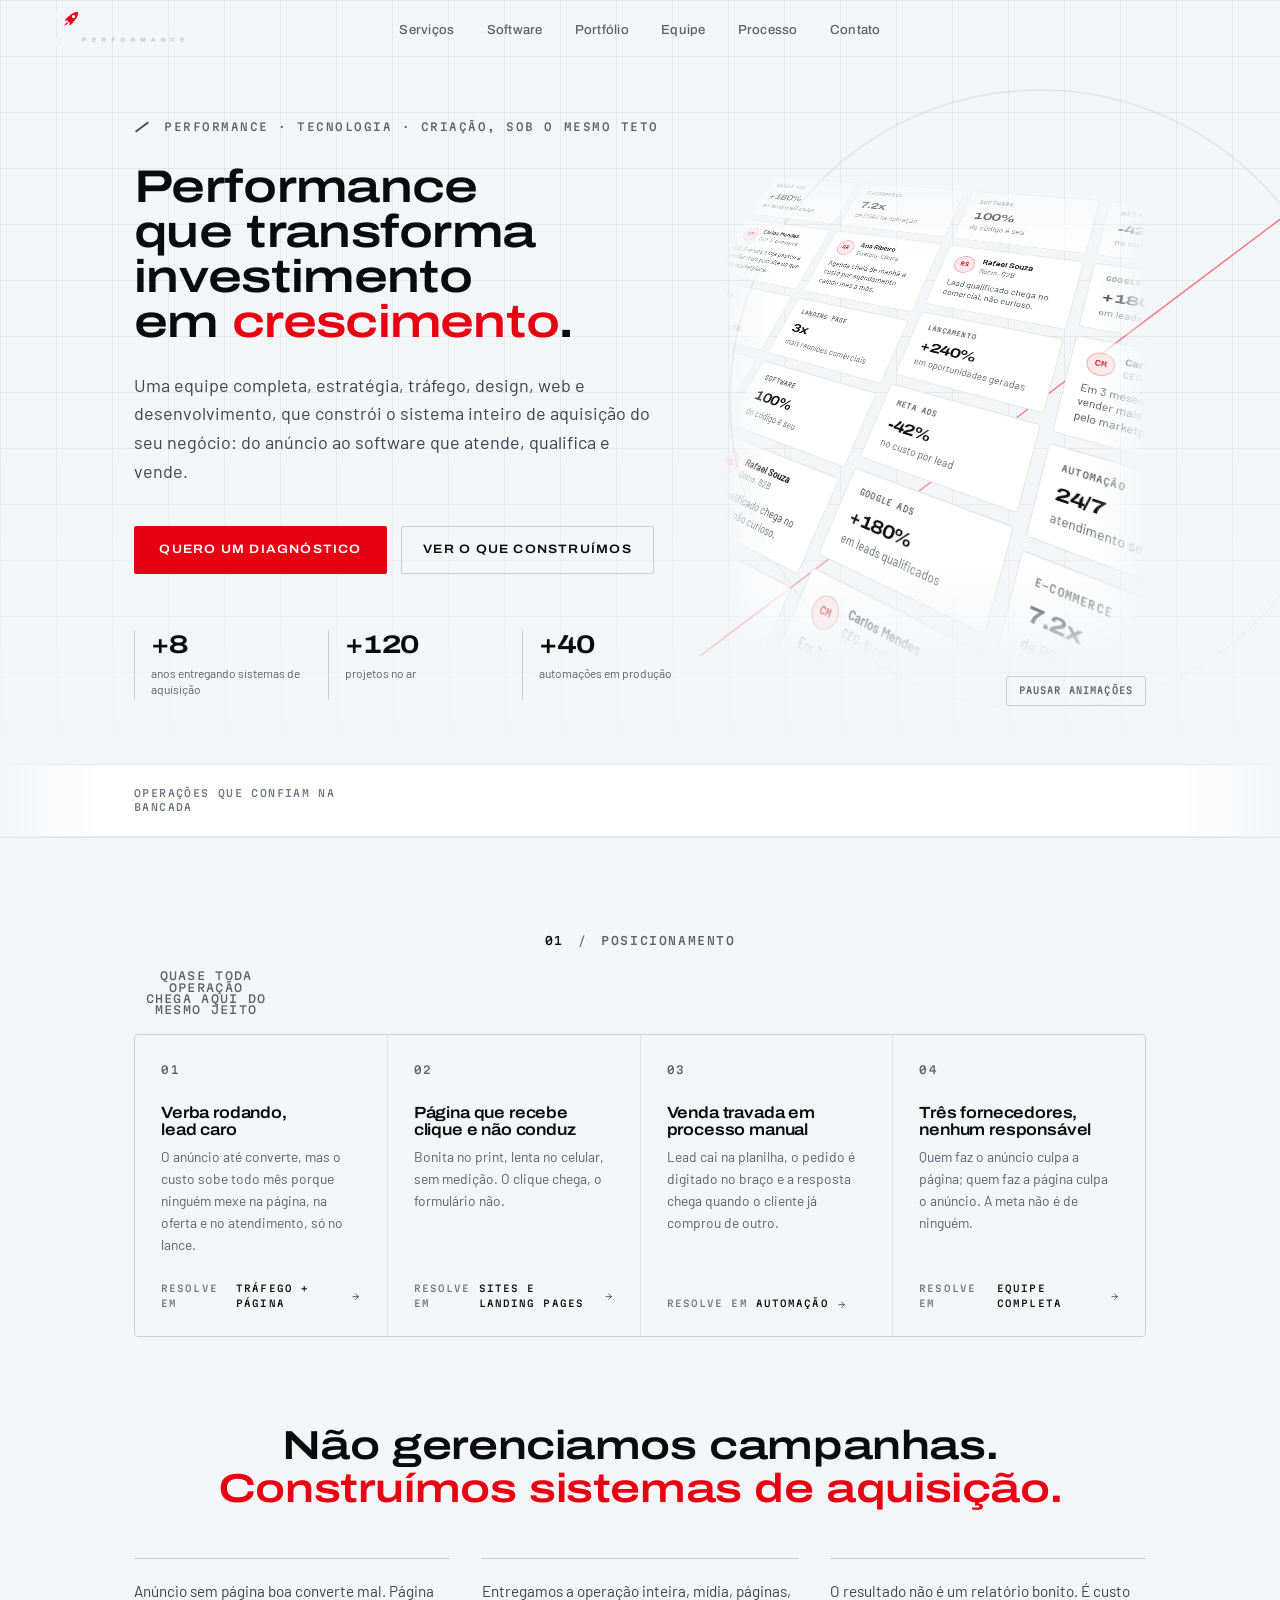
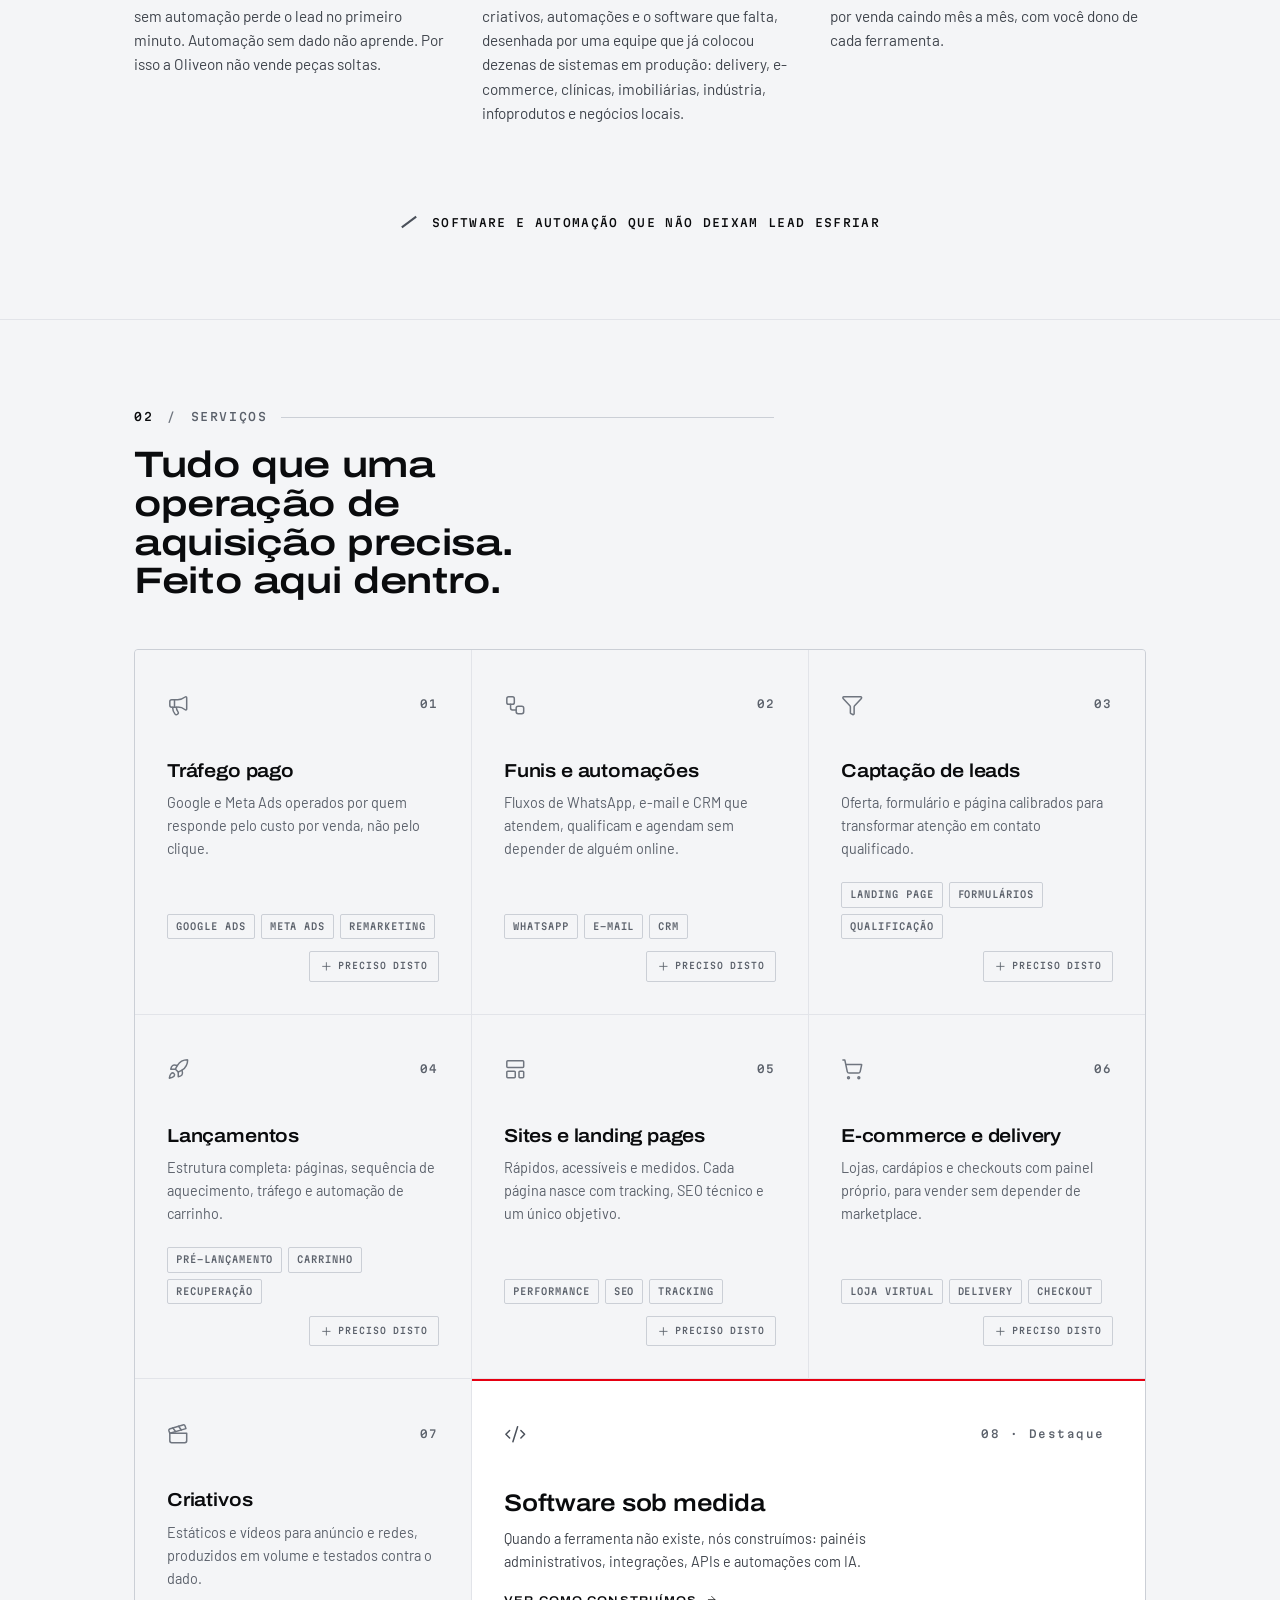
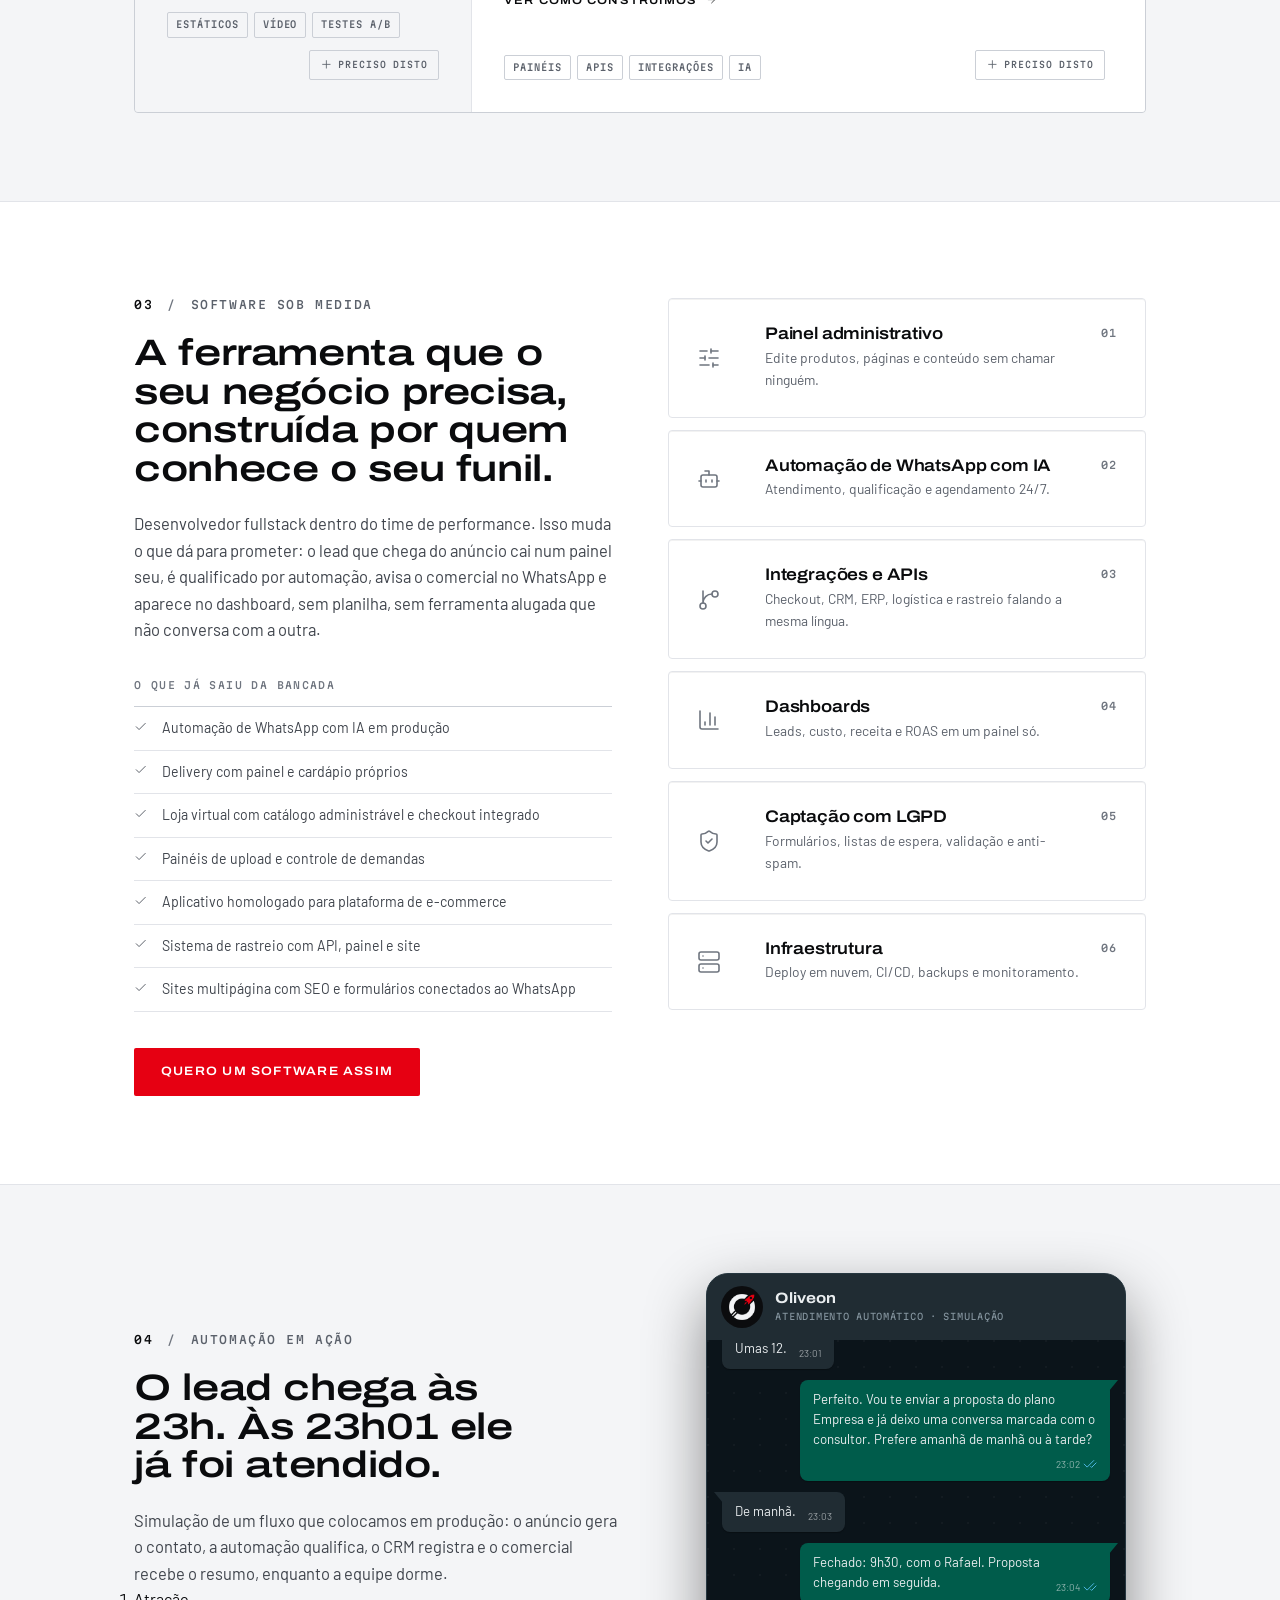
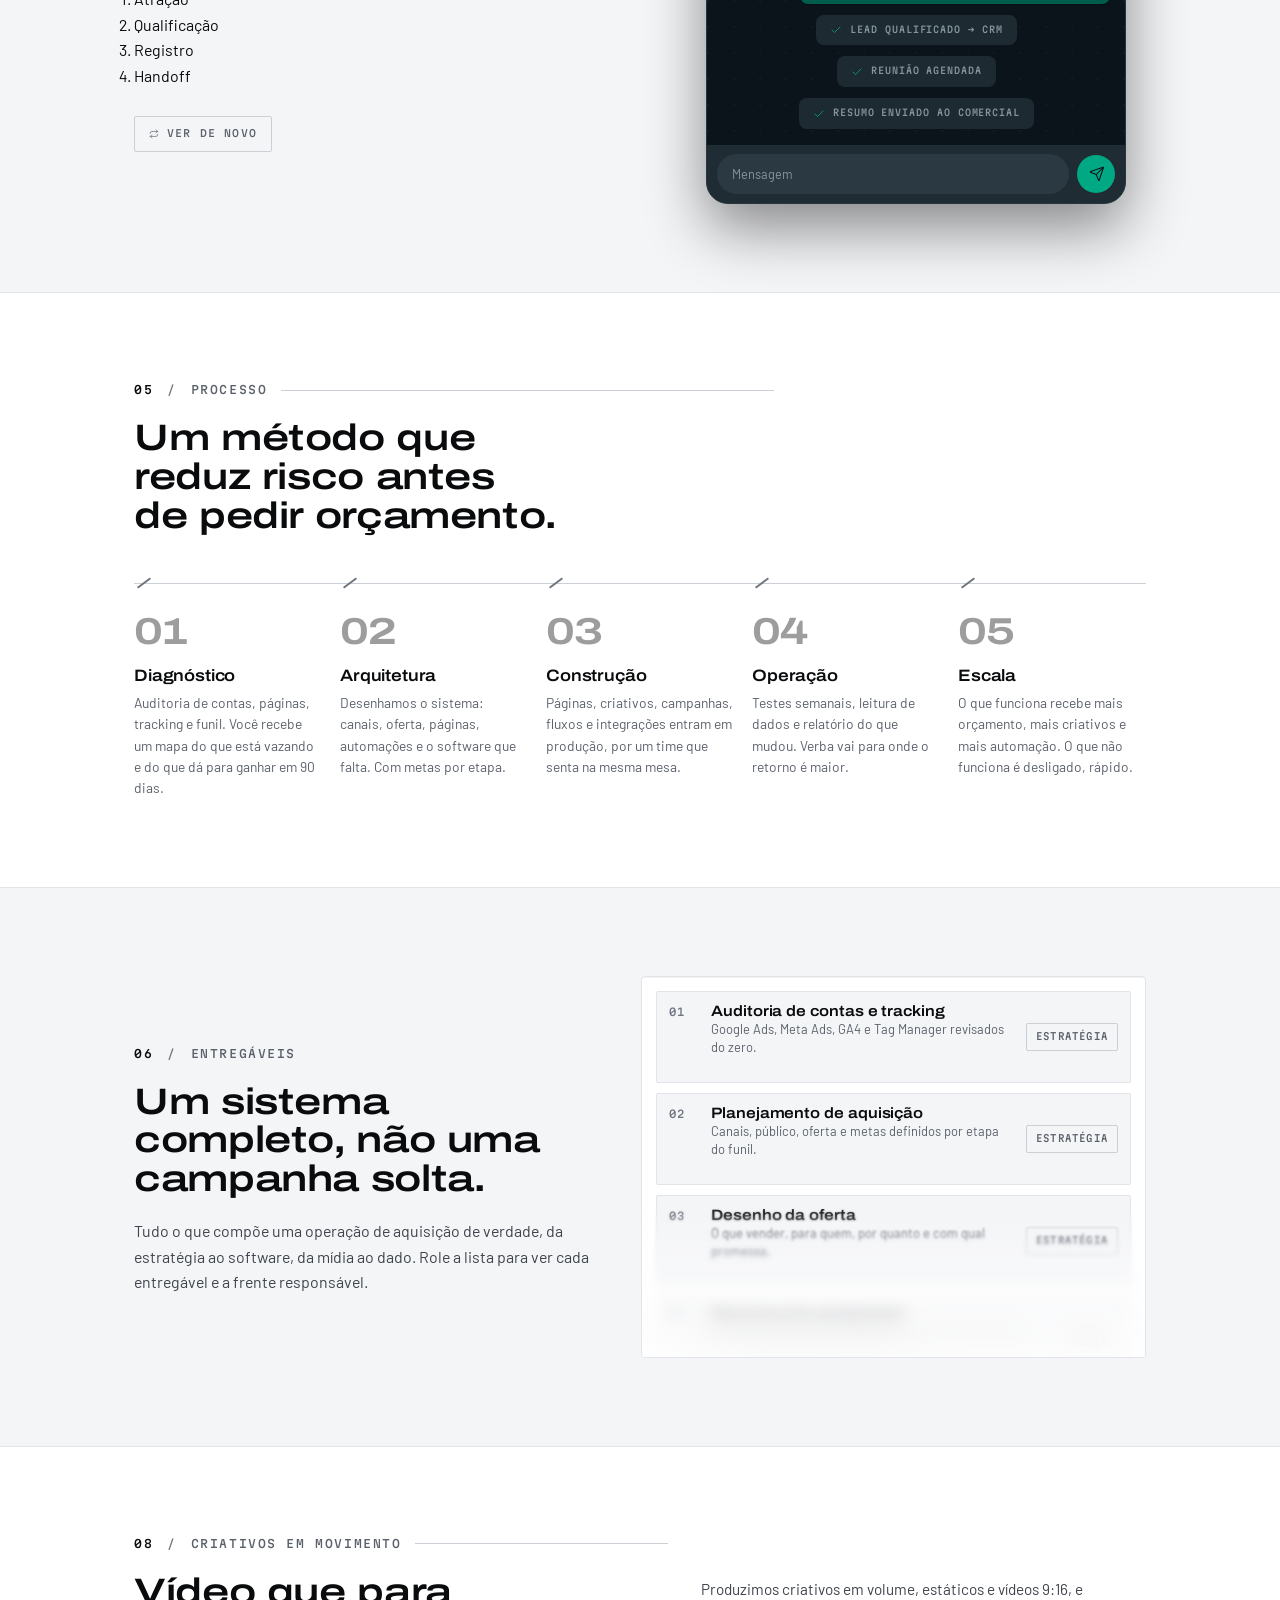
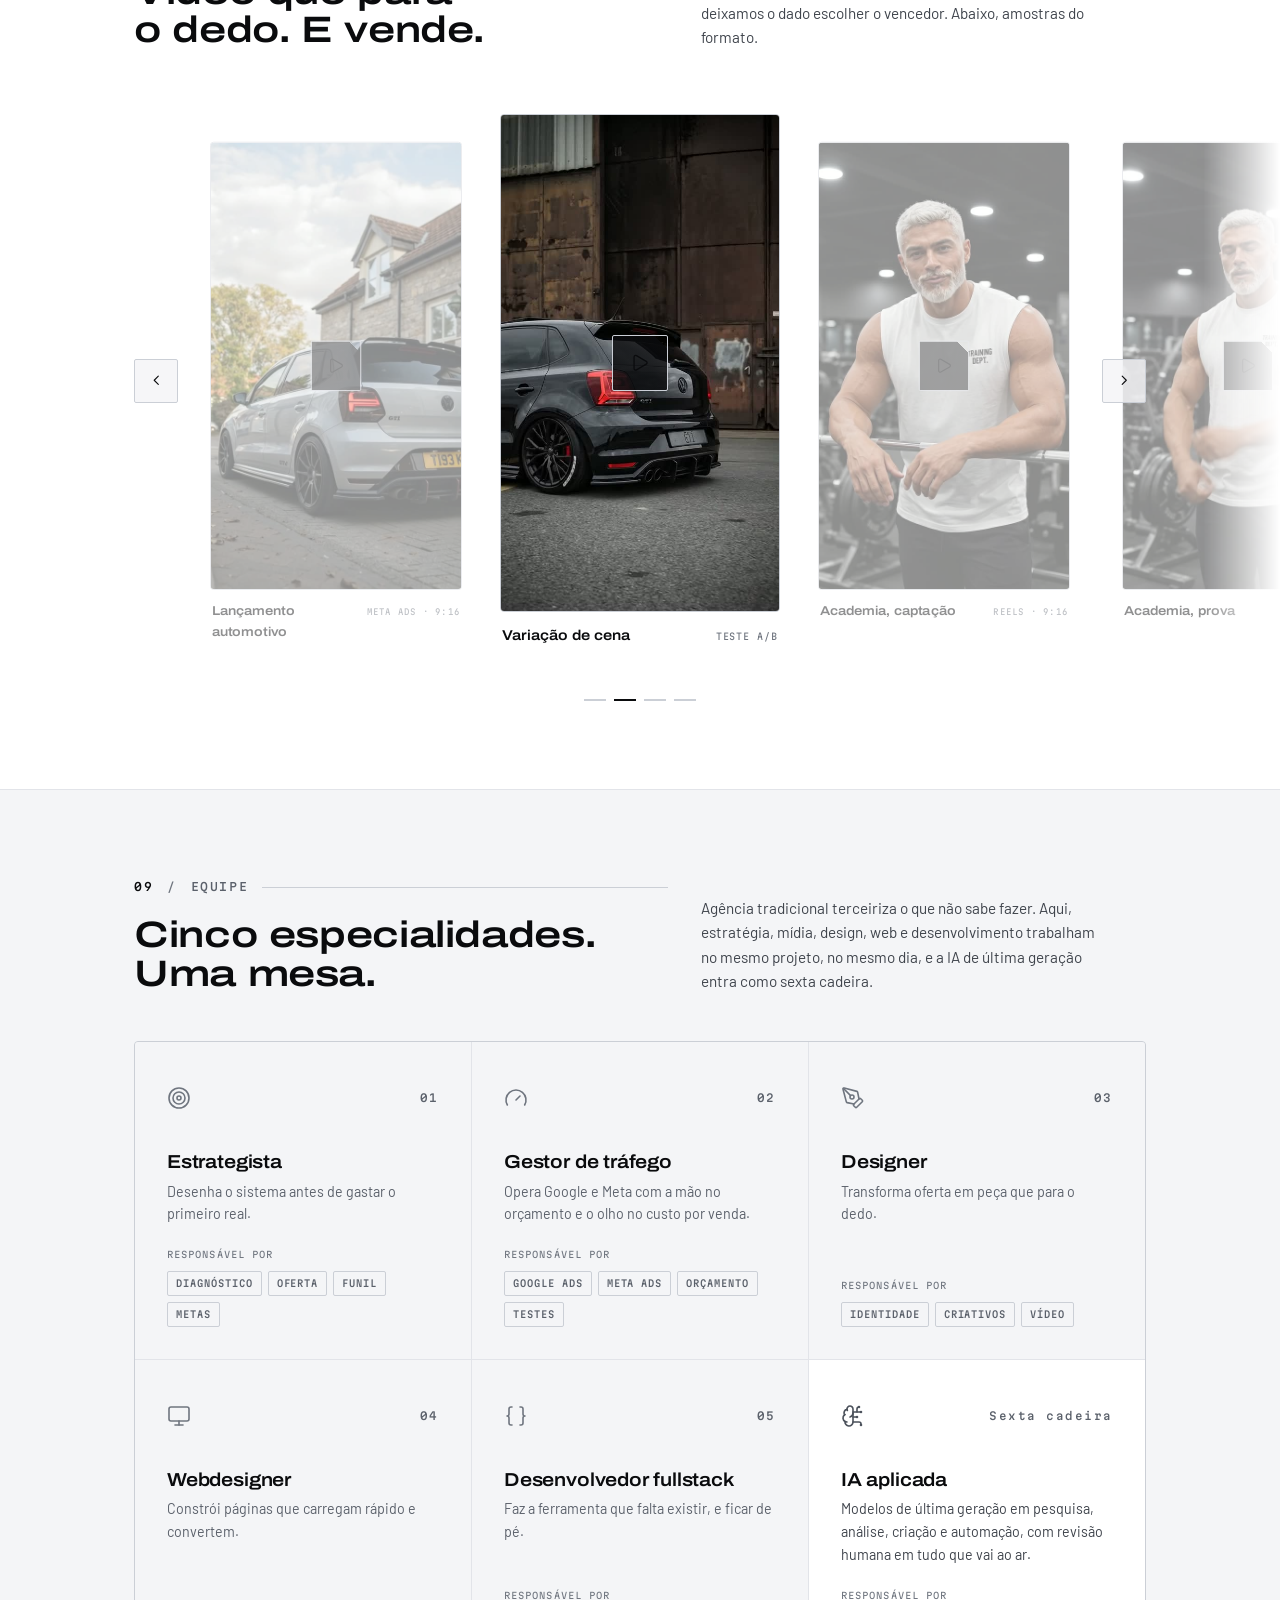
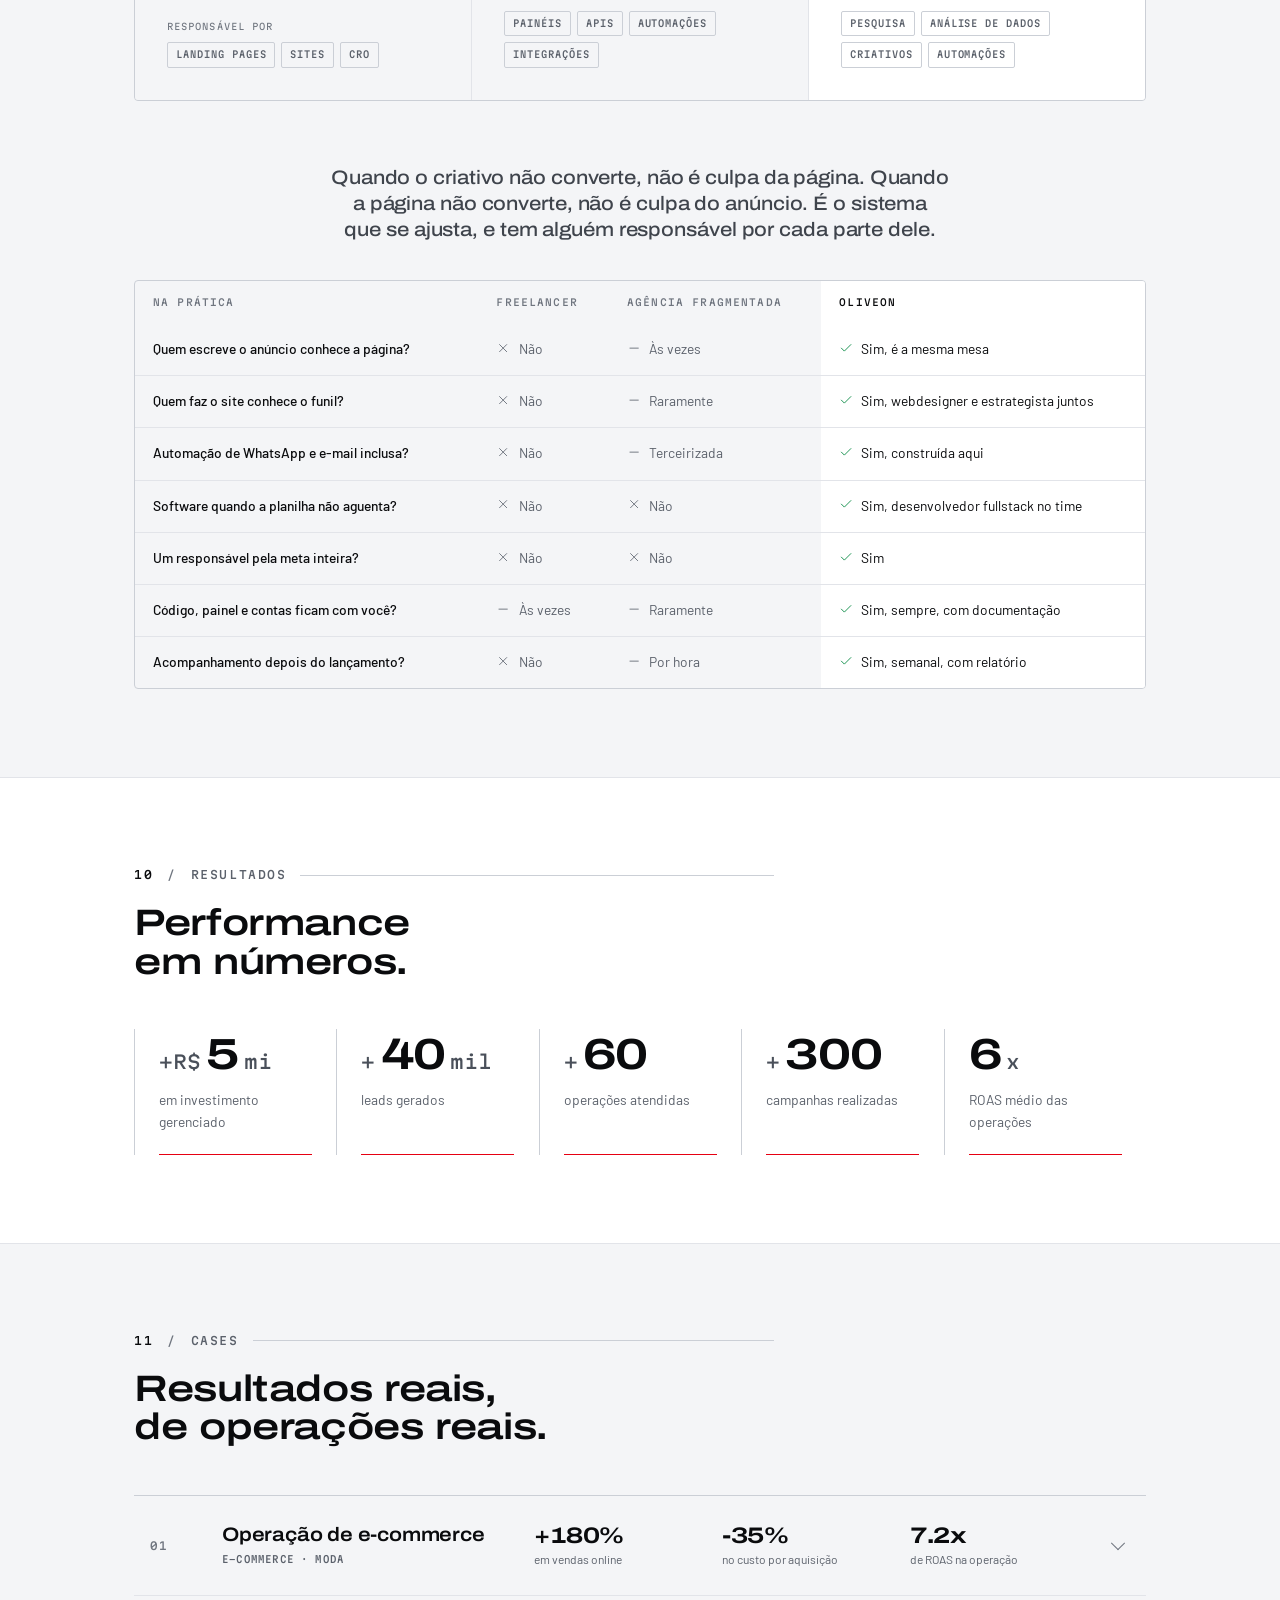
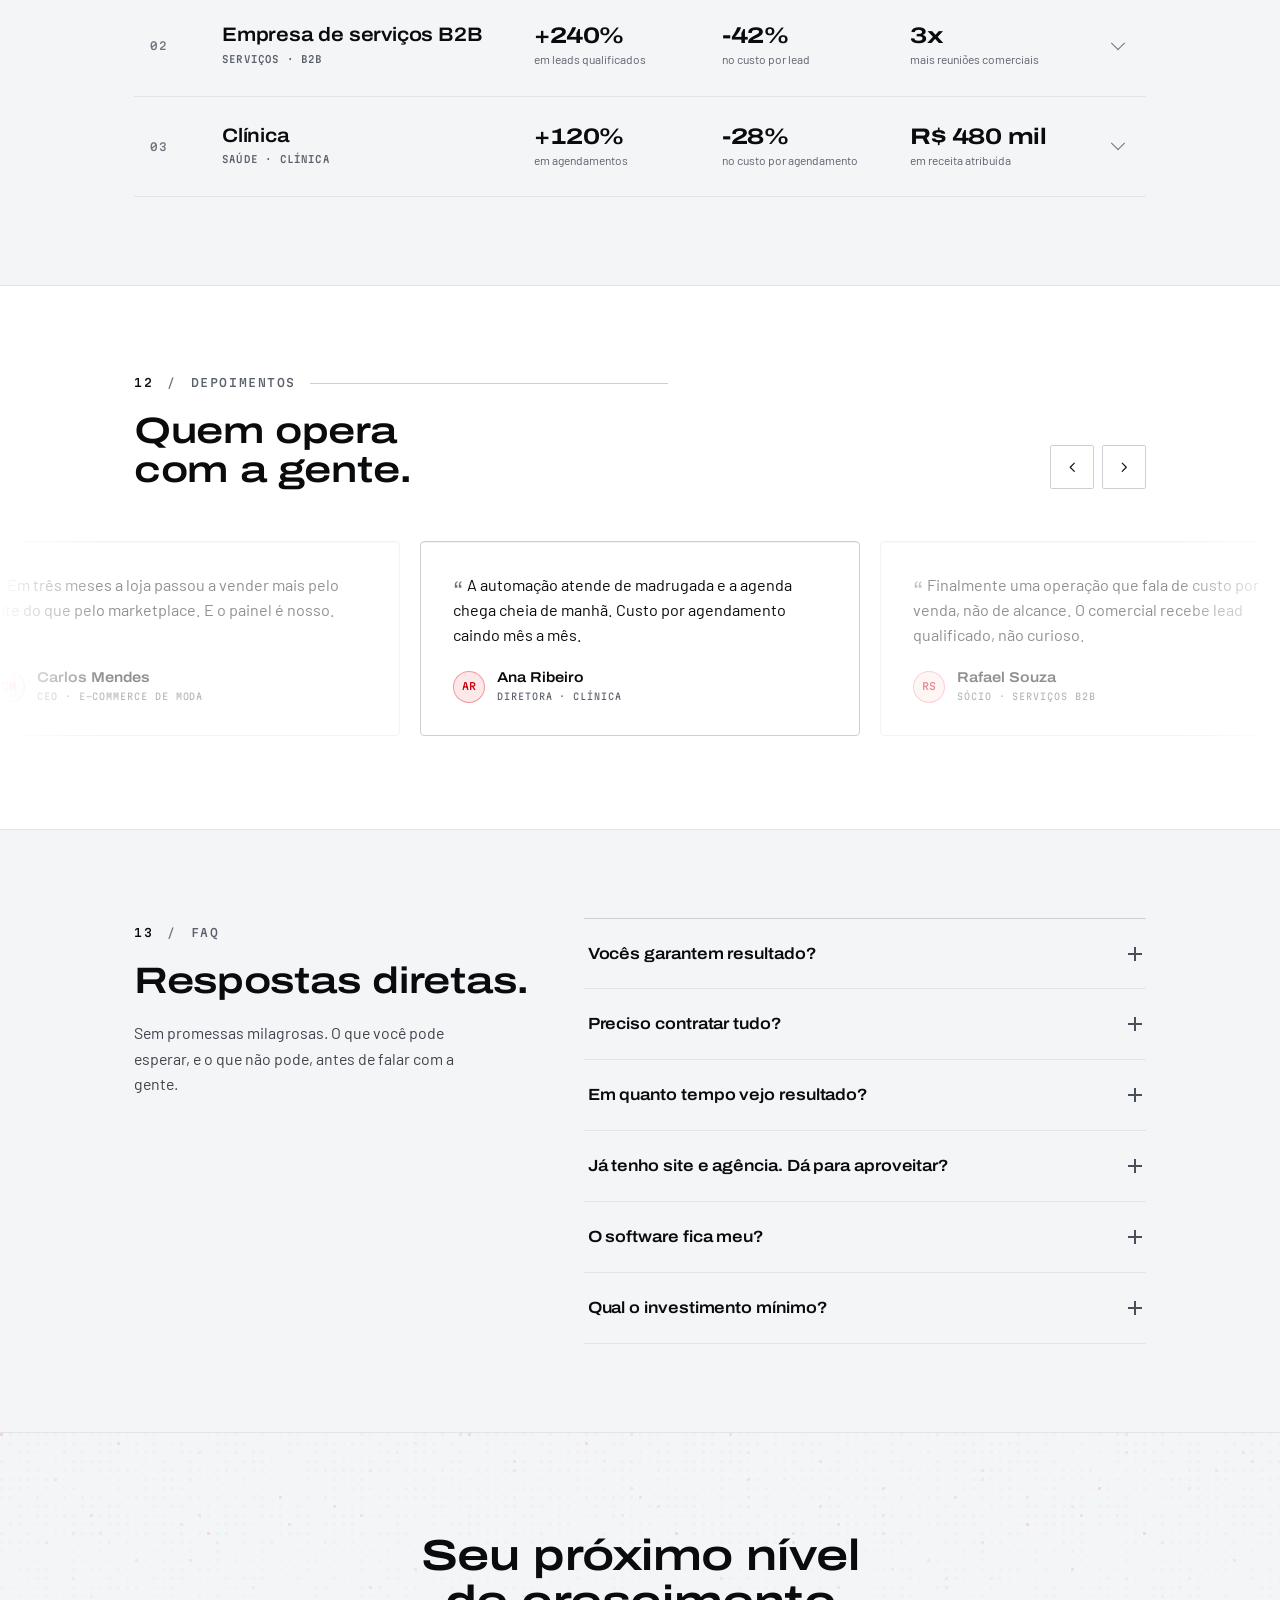
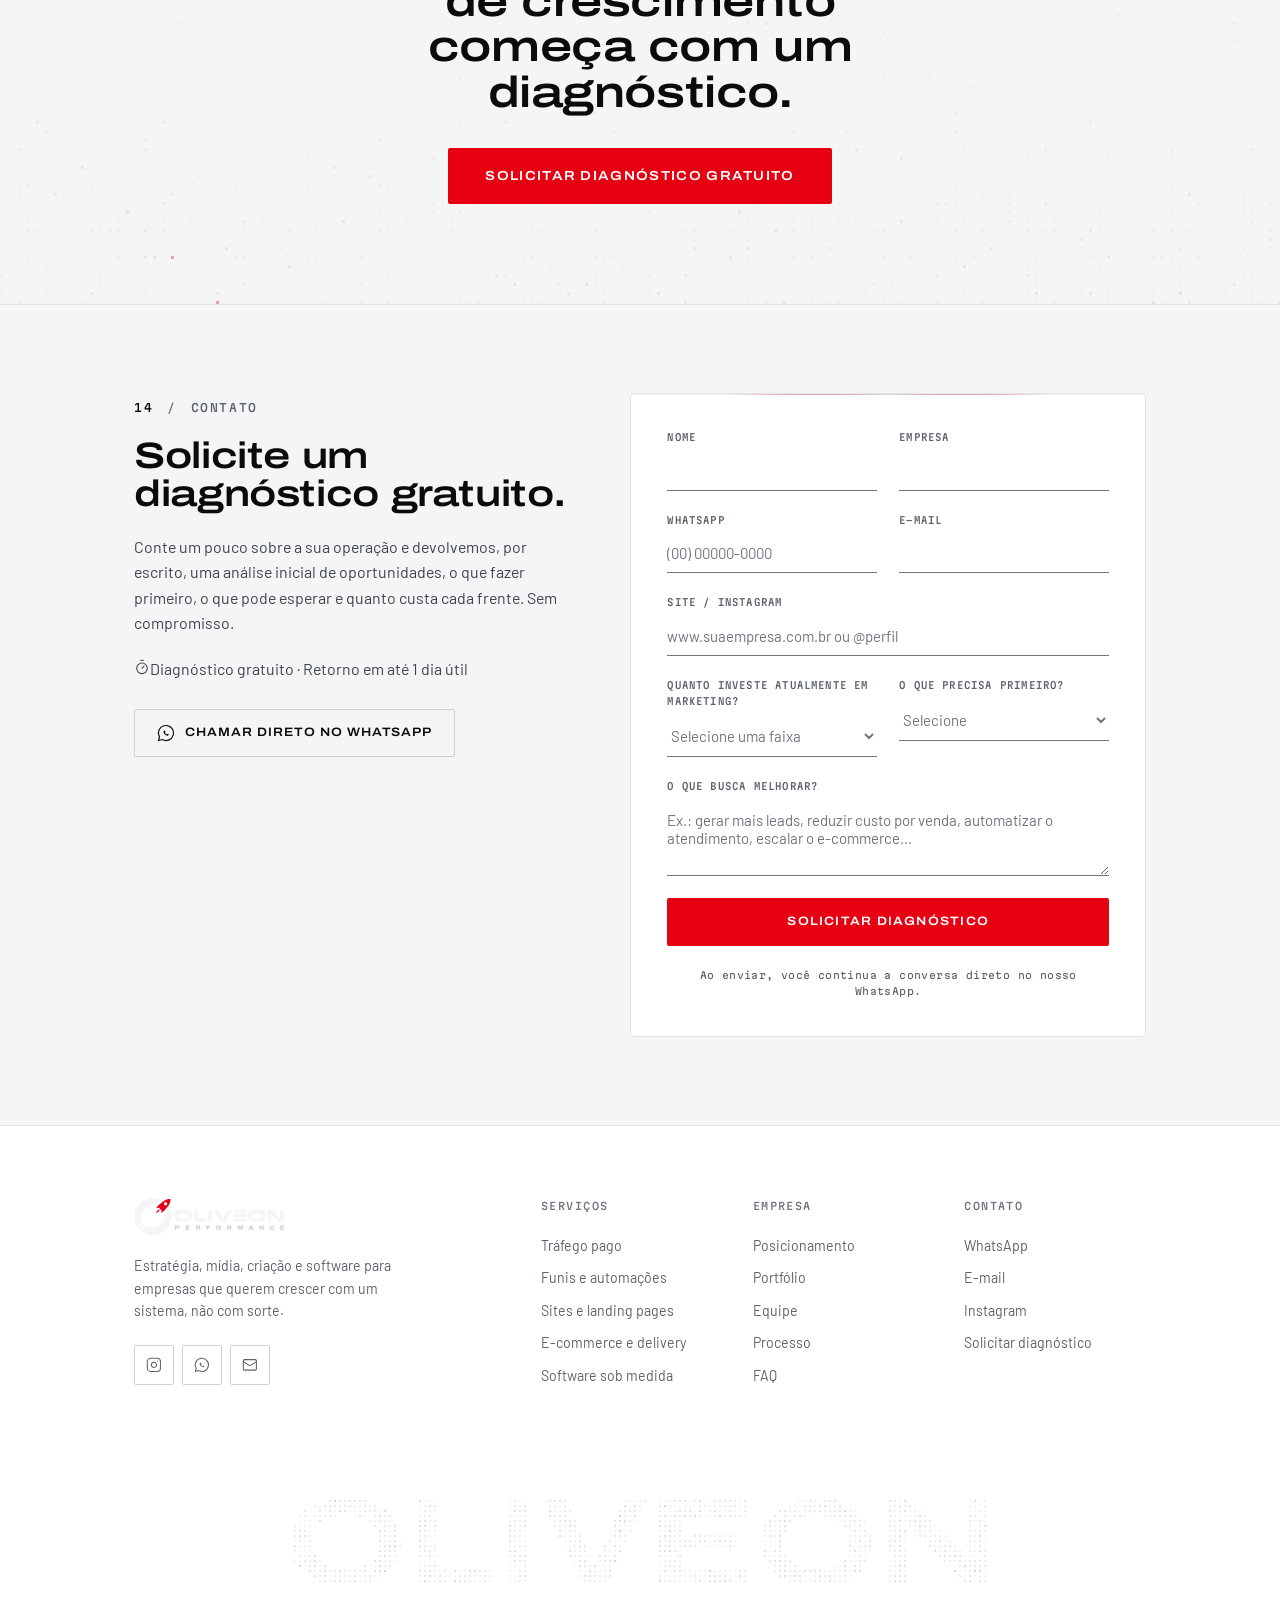
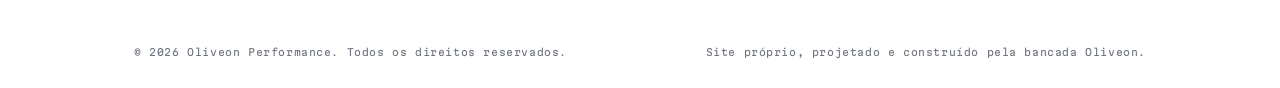
<file: completo.html>
<!DOCTYPE html>
<html lang="pt-BR">
<head>
  <meta charset="UTF-8">
  <meta name="viewport" content="width=device-width, initial-scale=1.0">
  <meta name="color-scheme" content="dark">
  <!-- Marca a entrada do hero antes da primeira pintura; js/main.js remove (com ou sem GSAP) -->
  <script>document.documentElement.classList.add("intro-pending");</script>
  <title>Oliveon Performance, Sistemas de aquisição completos</title>
  <meta name="description" content="Estratégia, tráfego pago, design, web e desenvolvimento em uma equipe só. Do anúncio ao software que atende, qualifica e vende. Diagnóstico gratuito.">
  <link rel="icon" href="/favicon.ico" sizes="48x48">
  <link rel="icon" type="image/svg+xml" href="assets/oliveon-icone.svg">
  <link rel="apple-touch-icon" href="assets/oliveon-apple-touch-icon.png">
  <!-- TODO ao publicar: trocar por URLs absolutas do domínio final (canonical, og:url e og:image): os robôs do WhatsApp/Meta ignoram caminho relativo -->
  <meta property="og:title" content="Oliveon Performance, Sistemas de aquisição">
  <meta property="og:description" content="Performance que transforma investimento em crescimento. Tráfego, automação, sites, criativos e software sob medida, por uma equipe completa.">
  <meta property="og:type" content="website">
  <meta property="og:locale" content="pt_BR">
  <meta property="og:image" content="assets/og-oliveon.jpg">
  <meta property="og:image:width" content="1200">
  <meta property="og:image:height" content="630">
  <meta name="twitter:card" content="summary_large_image">
  <link rel="preconnect" href="https://fonts.googleapis.com">
  <link rel="preconnect" href="https://fonts.gstatic.com" crossorigin>
  <link rel="preconnect" href="https://cdnjs.cloudflare.com" crossorigin>
  <link href="https://fonts.googleapis.com/css2?family=Archivo:wdth,wght@100..125,500..700&family=Barlow:wght@400;500;600&family=Martian+Mono:wdth,wght@87.5..112.5,400..600&display=swap" rel="stylesheet">
  <link rel="stylesheet" href="css/styles.css">
</head>
<body>

  <a class="skip" href="#conteudo">Pular para o conteúdo</a>

  <!-- ================= HEADER ================= -->
  <header class="header" id="header">
    <div class="header-inner">
      <a href="#hero" class="header-logo" aria-label="Oliveon Performance, início">
        <img src="assets/logo-oliveon-escuro.svg" alt="Oliveon Performance" width="140" height="35">
      </a>
      <span class="header-idx" id="headerIdx" aria-hidden="true"></span>
      <button class="menu-toggle" id="menuToggle" aria-label="Menu" aria-expanded="false" aria-controls="nav">
        <span></span><span></span>
      </button>
      <nav class="nav" id="nav" aria-label="Principal">
        <a href="#servicos">Serviços</a>
        <a href="#software">Software</a>
        <a href="#portfolio">Portfólio</a>
        <a href="#equipe">Equipe</a>
        <a href="#processo">Processo</a>
        <a href="#contato">Contato</a>
        <a href="#" class="btn btn-red btn-sm nav-cta" data-whats>Quero um diagnóstico</a>
      </nav>
    </div>
  </header>

  <!-- Trilho de produção: as 5 estações da página (desktop largo) -->
  <aside class="rail" id="rail" aria-hidden="true">
    <ol class="rail-list">
      <li data-station="atrair"><i></i><span>Atrair</span></li>
      <li data-station="construir"><i></i><span>Construir</span></li>
      <li data-station="provar"><i></i><span>Provar</span></li>
      <li data-station="escalar"><i></i><span>Escalar</span></li>
      <li data-station="comecar"><i></i><span>Começar</span></li>
    </ol>
    <span class="rail-line"><b id="railFill"></b></span>
  </aside>

  <main id="conteudo">

    <!-- ================= HERO ================= -->
    <section class="hero" id="hero" data-station="atrair">
      <div class="hero-bg" aria-hidden="true">
        <svg class="hero-ring" id="heroRing" viewBox="0 0 760 760" aria-hidden="true"><circle cx="380" cy="380" r="310"/><line x1="40" y1="636" x2="720" y2="124"/></svg>
      </div>
      <div class="container hero-inner">
        <div class="hero-texto">
          <p class="hero-badge" data-hero="badge"><span class="slash"></span>Performance · Tecnologia · Criação, sob o mesmo teto</p>
          <h1 id="heroTitle" data-hero="title">Performance que transforma investimento em <span class="red">crescimento</span>.</h1>
          <p class="hero-sub" data-hero="sub">Uma equipe completa, estratégia, tráfego, design, web e desenvolvimento, que constrói o sistema inteiro de aquisição do seu negócio: do anúncio ao software que atende, qualifica e vende.</p>
          <div class="hero-actions" data-hero="actions">
            <a href="#" class="btn btn-red" data-whats>Quero um diagnóstico</a>
            <a href="#portfolio" class="btn btn-ghost">Ver o que construímos</a>
          </div>
          <ul class="hero-stats" id="heroStats" data-hero="stats" aria-label="Números da Oliveon"><!-- js/dados.js → heroStats --></ul>
        </div>

        <!-- Carrossel 3D (cards em js/dados.js → heroCards) -->
        <div class="hero-marquee" data-hero="marquee" aria-hidden="true">
          <div class="marquee-stage" id="marqueeStage"></div>
        </div>
        <button class="motion-toggle" id="motionToggle" type="button">Pausar animações</button>
      </div>
    </section>

    <!-- ================= FAIXA DE CONFIANÇA (logos de clientes ou segmentos) ================= -->
    <section class="faixa" id="faixa" data-station="atrair" aria-label="Quem confia na Oliveon">
      <div class="container faixa-inner">
        <p class="faixa-rotulo" id="faixaRotulo">Operações que confiam na bancada</p>
        <div class="faixa-marquee" id="faixaMarquee"><!-- js/dados.js → clientes ou segmentos --></div>
      </div>
    </section>

    <!-- ================= 01 POSICIONAMENTO ================= -->
    <section class="section diferencial" id="posicionamento" data-station="atrair">
      <div class="container">
        <p class="eyebrow reveal"><span class="idx">01</span>Posicionamento</p>
        <h2 class="dores-lead reveal delay-1">Quase toda operação chega aqui do mesmo jeito</h2>
        <div class="dores" id="doresGrid"><!-- js/dados.js → dores --></div>
        <h2 class="diferencial-title reveal delay-1">Não gerenciamos campanhas.<br><span class="red">Construímos sistemas de aquisição.</span></h2>
        <div class="diferencial-argumento">
          <p class="reveal delay-2">Anúncio sem página boa converte mal. Página sem automação perde o lead no primeiro minuto. Automação sem dado não aprende. Por isso a Oliveon não vende peças soltas.</p>
          <p class="reveal delay-3">Entregamos a operação inteira, mídia, páginas, criativos, automações e o software que falta, desenhada por uma equipe que já colocou dezenas de sistemas em produção: delivery, e-commerce, clínicas, imobiliárias, indústria, infoprodutos e negócios locais.</p>
          <p class="reveal delay-4">O resultado não é um relatório bonito. É custo por venda caindo mês a mês, com você dono de cada ferramenta.</p>
        </div>
        <div class="pilares">
          <div class="pilar reveal"><span class="pilar-line"></span>Mídia que compra atenção</div>
          <div class="pilar reveal delay-1"><span class="pilar-line"></span>Páginas e criativos que convertem</div>
          <div class="pilar reveal delay-2"><span class="pilar-line"></span>Software e automação que não deixam lead esfriar</div>
        </div>
      </div>
    </section>

    <!-- ================= 02 SERVIÇOS ================= -->
    <section class="section" id="servicos" data-station="atrair">
      <div class="container">
        <div class="section-head reveal">
          <p class="eyebrow"><span class="idx">02</span>Serviços</p>
          <h2>Tudo que uma operação de aquisição precisa. Feito aqui dentro.</h2>
        </div>
        <div class="grid-servicos" id="servicosGrid"><!-- js/dados.js → servicos --></div>
      </div>
    </section>

    <!-- ================= 03 SOFTWARE SOB MEDIDA (destaque) ================= -->
    <section class="section section-alt software" id="software" data-station="construir">
      <div class="container software-inner" id="softwareInner">
        <div class="software-texto">
          <p class="eyebrow reveal"><span class="idx">03</span>Software sob medida</p>
          <h2 class="reveal delay-1">A ferramenta que o seu negócio precisa, construída por quem conhece o seu funil.</h2>
          <p class="lead reveal delay-2">Desenvolvedor fullstack dentro do time de performance. Isso muda o que dá para prometer: o lead que chega do anúncio cai num painel seu, é qualificado por automação, avisa o comercial no WhatsApp e aparece no dashboard, sem planilha, sem ferramenta alugada que não conversa com a outra.</p>
          <div class="bancada reveal delay-3">
            <p class="bancada-rotulo">O que já saiu da bancada</p>
            <ul class="bancada-lista" id="bancadaLista"><!-- js/dados.js → bancada --></ul>
          </div>
          <a href="#" class="btn btn-red reveal delay-3" data-whats data-whats-msg="Olá! Quero conversar sobre um software sob medida para a minha operação.">Quero um software assim</a>
        </div>
        <div class="software-stack" id="softwareStack" role="group" aria-label="Módulos que construímos"><!-- js/dados.js → modulosSoftware --></div>
      </div>
    </section>

    <!-- ================= 04 AUTOMAÇÃO EM AÇÃO ================= -->
    <section class="section automacao" id="automacao" data-station="construir">
      <div class="container automacao-inner">
        <div class="automacao-texto">
          <p class="eyebrow reveal"><span class="idx">04</span>Automação em ação</p>
          <h2 class="reveal delay-1">O lead chega às 23h. Às 23h01 ele já foi atendido.</h2>
          <p class="lead reveal delay-2">Simulação de um fluxo que colocamos em produção: o anúncio gera o contato, a automação qualifica, o CRM registra e o comercial recebe o resumo, enquanto a equipe dorme.</p>
          <ol class="etapas reveal delay-3" id="etapasConversa" aria-label="Etapas do fluxo"><!-- js/dados.js → etapasConversa --></ol>
          <button class="replay reveal delay-3" id="chatReplay" type="button"><span class="ic-wrap" data-icon="repeat"></span>Ver de novo</button>
        </div>
        <div class="phone reveal delay-2" id="chatMock" role="group" aria-label="Simulação de conversa automatizada no WhatsApp">
          <div class="phone-top">
            <span class="phone-avatar" aria-hidden="true"><img src="assets/oliveon-avatar.png" alt="" width="42" height="42"></span>
            <div><b>Oliveon</b><small>Atendimento automático · simulação</small></div>
          </div>
          <div class="phone-body" id="chatBody"><!-- js/dados.js → conversa --></div>
          <div class="phone-bar" aria-hidden="true">
            <span class="phone-campo">Mensagem</span>
            <span class="phone-enviar"><i data-icon="send"></i></span>
          </div>
        </div>
      </div>
    </section>

    <!-- ================= 05 PROCESSO ================= -->
    <section class="section section-alt" id="processo" data-station="construir">
      <div class="container">
        <div class="section-head reveal">
          <p class="eyebrow"><span class="idx">05</span>Processo</p>
          <h2>Um método que reduz risco antes de pedir orçamento.</h2>
        </div>
        <ol class="steps" id="processoLista"><!-- js/dados.js → processo --></ol>
      </div>
    </section>

    <!-- ================= 06 ENTREGÁVEIS ================= -->
    <section class="section entregaveis" id="entregaveis" data-station="construir">
      <div class="container entregaveis-inner">
        <div class="entregaveis-texto">
          <p class="eyebrow reveal"><span class="idx">06</span>Entregáveis</p>
          <h2 class="reveal delay-1">Um sistema completo, não uma campanha solta.</h2>
          <p class="reveal delay-2">Tudo o que compõe uma operação de aquisição de verdade, da estratégia ao software, da mídia ao dado. Role a lista para ver cada entregável e a frente responsável.</p>
        </div>
        <div class="scroll-wrap reveal delay-2">
          <div class="scroll-area" id="entregaveisLista" tabindex="0" role="region" aria-label="Lista de entregáveis"><!-- js/dados.js → entregaveis --></div>
          <div class="pblur" aria-hidden="true"><i></i><i></i><i></i><i></i><i></i><i></i></div>
        </div>
      </div>
    </section>

    <!-- ================= 07 PORTFÓLIO ================= -->
    <section class="section" id="portfolio" data-station="provar">
      <div class="container">
        <div class="section-head section-head-wide reveal">
          <div>
            <p class="eyebrow"><span class="idx">07</span>Portfólio</p>
            <h2>O que já saiu da nossa bancada.</h2>
          </div>
          <p class="section-lead">Fichas técnicas de projetos entregues, por tipo. Sem nome de cliente: o que importa é o que foi construído e o que passou a funcionar.</p>
        </div>
        <div class="filtros reveal" id="portfolioFiltros" role="group" aria-label="Filtrar portfólio"><!-- js/dados.js → portfolioFiltros --></div>
        <div class="pf-grid" id="portfolioGrid"><!-- js/dados.js → portfolio --></div>
      </div>
    </section>

    <!-- ================= 08 CRIATIVOS EM MOVIMENTO (carrossel de vídeos) ================= -->
    <section class="section section-alt videos" id="videos" data-station="provar">
      <div class="container">
        <div class="section-head section-head-wide reveal">
          <div>
            <p class="eyebrow"><span class="idx">08</span>Criativos em movimento</p>
            <h2>Vídeo que para o dedo. E vende.</h2>
          </div>
          <p class="section-lead">Produzimos criativos em volume, estáticos e vídeos 9:16, e deixamos o dado escolher o vencedor. Abaixo, amostras do formato.</p>
        </div>
      </div>
      <div class="vcar reveal" id="vcar">
        <button class="vcar-btn prev" id="vcarPrev" type="button" aria-label="Vídeo anterior"><i data-icon="chevron-left"></i></button>
        <div class="vcar-viewport" id="vcarViewport" role="region" aria-roledescription="carrossel" aria-label="Vídeos de criativos">
          <div class="vcar-track" id="videoTrack"><!-- js/dados.js → videos --></div>
        </div>
        <button class="vcar-btn next" id="vcarNext" type="button" aria-label="Próximo vídeo"><i data-icon="chevron-right"></i></button>
      </div>
      <div class="vcar-dots" id="vcarDots" aria-hidden="true"></div>
    </section>

    <!-- ================= 09 EQUIPE ================= -->
    <section class="section" id="equipe" data-station="provar">
      <div class="container">
        <div class="section-head section-head-wide reveal">
          <div>
            <p class="eyebrow"><span class="idx">09</span>Equipe</p>
            <h2>Cinco especialidades. Uma mesa.</h2>
          </div>
          <p class="section-lead">Agência tradicional terceiriza o que não sabe fazer. Aqui, estratégia, mídia, design, web e desenvolvimento trabalham no mesmo projeto, no mesmo dia, e a IA de última geração entra como sexta cadeira.</p>
        </div>
        <div class="grid-equipe" id="equipeGrid"><!-- js/dados.js → equipe --></div>
        <p class="equipe-fecho reveal" id="equipeFecho"><!-- js/dados.js → equipeFecho --></p>
        <div class="comp-wrap reveal" id="comparativo" tabindex="0" role="region" aria-label="Comparativo: freelancer, agência fragmentada e Oliveon"><!-- js/dados.js → comparativo --></div>
      </div>
    </section>

    <!-- ================= 10 NÚMEROS ================= -->
    <section class="section section-alt" id="numeros" data-station="escalar">
      <div class="container">
        <div class="section-head reveal">
          <p class="eyebrow"><span class="idx">10</span>Resultados</p>
          <h2>Performance em números.</h2>
        </div>
        <div class="numeros" id="numerosGrid"><!-- js/dados.js → numeros --></div>
      </div>
    </section>

    <!-- ================= 11 CASES ================= -->
    <section class="section" id="cases" data-station="escalar">
      <div class="container">
        <div class="section-head reveal">
          <p class="eyebrow"><span class="idx">11</span>Cases</p>
          <h2>Resultados reais, de operações reais.</h2>
        </div>
        <div class="cases-list" id="casesGrid"><!-- js/dados.js → cases --></div>
      </div>
    </section>

    <!-- ================= 12 DEPOIMENTOS ================= -->
    <section class="section section-alt depoimentos" id="depoimentos" data-station="escalar">
      <div class="container">
        <div class="section-head section-head-wide reveal">
          <div>
            <p class="eyebrow"><span class="idx">12</span>Depoimentos</p>
            <h2>Quem opera com a gente.</h2>
          </div>
          <div class="depo-controls">
            <button class="ctrl" id="depoPrev" type="button" aria-label="Depoimento anterior"><i data-icon="chevron-left"></i></button>
            <button class="ctrl" id="depoNext" type="button" aria-label="Próximo depoimento"><i data-icon="chevron-right"></i></button>
          </div>
        </div>
      </div>
      <div class="depo-car reveal" id="depoCar" role="region" aria-roledescription="carrossel" aria-label="Depoimentos de clientes">
        <div class="depo-track" id="depoTrack"><!-- js/dados.js → depoimentos --></div>
      </div>
    </section>

    <!-- ================= 13 FAQ ================= -->
    <section class="section" id="faq" data-station="comecar">
      <div class="container faq-inner">
        <div class="faq-texto">
          <p class="eyebrow reveal"><span class="idx">13</span>FAQ</p>
          <h2 class="reveal delay-1">Respostas diretas.</h2>
          <p class="reveal delay-2">Sem promessas milagrosas. O que você pode esperar, e o que não pode, antes de falar com a gente.</p>
        </div>
        <div class="faq-lista reveal delay-2" id="faqLista"><!-- js/dados.js → faq --></div>
      </div>
    </section>

    <!-- ================= CTA FINAL ================= -->
    <section class="cta" id="cta" data-station="comecar">
      <canvas id="ctaGrid" class="cta-grid" aria-hidden="true"></canvas>
      <div class="cta-inner">
        <h2 class="reveal">Seu próximo nível de crescimento<br>começa com um diagnóstico.</h2>
        <a href="#" class="btn btn-red btn-lg reveal delay-1" data-whats>Solicitar diagnóstico gratuito</a>
      </div>
    </section>

    <!-- ================= 14 CONTATO ================= -->
    <section class="section" id="contato" data-station="comecar">
      <div class="container contato-inner">
        <div class="contato-info">
          <p class="eyebrow reveal"><span class="idx">14</span>Contato</p>
          <h2 class="reveal delay-1">Solicite um diagnóstico gratuito.</h2>
          <p class="reveal delay-2">Conte um pouco sobre a sua operação e devolvemos, por escrito, uma análise inicial de oportunidades, o que fazer primeiro, o que pode esperar e quanto custa cada frente. Sem compromisso.</p>
          <p class="contato-garantia reveal delay-2"><i data-icon="timer"></i>Diagnóstico gratuito · Retorno em até 1 dia útil</p>
          <a href="#" class="whats-direct reveal delay-3" data-whats>
            <i data-icon="whatsapp"></i>
            Chamar direto no WhatsApp
          </a>
        </div>
        <form class="form reveal delay-2" id="formDiagnostico">
          <div class="form-row">
            <div class="field"><label for="fNome">Nome</label><input id="fNome" name="nome" type="text" required autocomplete="name"></div>
            <div class="field"><label for="fEmpresa">Empresa</label><input id="fEmpresa" name="empresa" type="text" required autocomplete="organization"></div>
          </div>
          <div class="form-row">
            <div class="field"><label for="fWhats">WhatsApp</label><input id="fWhats" name="whatsapp" type="tel" required placeholder="(00) 00000-0000" autocomplete="tel"></div>
            <div class="field"><label for="fEmail">E-mail</label><input id="fEmail" name="email" type="email" required autocomplete="email"></div>
          </div>
          <div class="field"><label for="fSite">Site / Instagram</label><input id="fSite" name="site" type="text" placeholder="www.suaempresa.com.br ou @perfil"></div>
          <div class="form-row">
            <div class="field">
              <label for="fInvest">Quanto investe atualmente em marketing?</label>
              <select id="fInvest" name="investimento" required>
                <option value="" disabled selected>Selecione uma faixa</option>
                <option>Ainda não invisto</option>
                <option>Até R$ 3.000/mês</option>
                <option>R$ 3.000 a R$ 10.000/mês</option>
                <option>R$ 10.000 a R$ 30.000/mês</option>
                <option>Acima de R$ 30.000/mês</option>
              </select>
            </div>
            <div class="field">
              <label for="fFrente">O que precisa primeiro?</label>
              <select id="fFrente" name="frente" required>
                <option value="" disabled selected>Selecione</option>
                <option>Tráfego pago</option>
                <option>Funil e automação</option>
                <option>Site ou landing page</option>
                <option>E-commerce ou delivery</option>
                <option>Software sob medida</option>
                <option>Lançamento</option>
                <option>Criativos</option>
                <option>O sistema completo</option>
              </select>
            </div>
          </div>
          <div class="field"><label for="fBusca">O que busca melhorar?</label><textarea id="fBusca" name="objetivo" rows="3" required placeholder="Ex.: gerar mais leads, reduzir custo por venda, automatizar o atendimento, escalar o e-commerce..."></textarea></div>
          <div class="ficha" id="fichaBox" hidden>
            <small>Frentes que você marcou no site, vão junto na mensagem</small>
            <div class="ficha-chips" id="fichaChips"></div>
          </div>
          <button type="submit" class="btn btn-red btn-block">Solicitar diagnóstico</button>
          <p class="form-hint">Ao enviar, você continua a conversa direto no nosso WhatsApp.</p>
          <span class="border-beam" style="--size:320px;--duration:7s"><i></i></span>
          <span class="border-beam" style="--size:320px;--duration:7s;--delay:3.5s;--via:#d9d9de;--border-width:1.5px"><i></i></span>
        </form>
      </div>
    </section>

  </main>

  <!-- ================= FOOTER ================= -->
  <footer class="footer">
    <div class="container footer-top">
      <div class="footer-brand">
        <img src="assets/logo-oliveon-escuro.svg" alt="Oliveon Performance" width="150" height="38">
        <p>Estratégia, mídia, criação e software para empresas que querem crescer com um sistema, não com sorte.</p>
        <div class="footer-social">
          <a href="#" id="footerInstagram" target="_blank" rel="noopener" aria-label="Instagram"><i data-icon="instagram"></i></a>
          <a href="#" data-whats aria-label="WhatsApp"><i data-icon="whatsapp"></i></a>
          <a href="#" id="footerEmail" aria-label="E-mail"><i data-icon="mail"></i></a>
        </div>
      </div>
      <nav class="footer-nav" aria-label="Rodapé">
        <div>
          <p class="footer-nav-titulo">Serviços</p>
          <a href="#servicos">Tráfego pago</a>
          <a href="#servicos">Funis e automações</a>
          <a href="#servicos">Sites e landing pages</a>
          <a href="#servicos">E-commerce e delivery</a>
          <a href="#software">Software sob medida</a>
        </div>
        <div>
          <p class="footer-nav-titulo">Empresa</p>
          <a href="#posicionamento">Posicionamento</a>
          <a href="#portfolio">Portfólio</a>
          <a href="#equipe">Equipe</a>
          <a href="#processo">Processo</a>
          <a href="#faq">FAQ</a>
        </div>
        <div>
          <p class="footer-nav-titulo">Contato</p>
          <a href="#" data-whats>WhatsApp</a>
          <a href="#" id="footerEmail2">E-mail</a>
          <a href="#" id="footerInstagram2" target="_blank" rel="noopener">Instagram</a>
          <a href="#contato">Solicitar diagnóstico</a>
        </div>
      </nav>
    </div>
    <div class="footer-flicker">
      <canvas id="footerFlicker" aria-hidden="true"></canvas>
    </div>
    <div class="container footer-bottom">
      <p>© <span id="ano"></span> Oliveon Performance. Todos os direitos reservados.</p>
      <p>Site próprio, projetado e construído pela bancada Oliveon.</p>
    </div>
  </footer>

  <!-- CTA fixo no mobile -->
  <a href="#" class="sticky-cta" id="stickyCta" data-whats><i data-icon="whatsapp"></i>Falar com a Oliveon</a>

  <script src="js/icons.js"></script>
  <script src="js/dados.js"></script>
  <!-- GSAP (gsap, ScrollTrigger, Flip) é carregado por js/main.js sem bloquear a renderização -->
  <script src="js/main.js"></script>
</body>
</html>
</file>
<file: css/styles.css>
/* ============================================================
   OLIVEON PERFORMANCE · ESTILOS · tema "Lâmina" · v2
   Preto-carbono com viés de aço · um único vermelho · cromo como prata
   Fontes: Archivo (display, eixo de largura) · Barlow (texto) · Martian Mono (dados)
   Regras em DESIGN.md, leia antes de alterar.
   ============================================================ */

:root {
  /* "only" é o que desliga o modo escuro automático do navegador: sem ele, o
     Chrome e o Samsung Internet repintam a página por conta quando o aparelho
     está no escuro, e o vermelho da marca sai rosado */
  color-scheme: only dark;
  /* Superfícies em três camadas (canvas → card → elevated); neutros frios, do cromo do logo */
  --bg: #0a0b0d;
  --bg-alt: #0d0e11;
  --card: #121316;
  --elevated: #191b1f;
  --border: #24262b;
  --border-strong: #34373e;
  --edge: rgba(255, 255, 255, 0.06);      /* brilho de 1px no topo de uma chapa elevada */
  --text: #f4f5f7;
  --text-2: #b9bcc3;                       /* prosa principal e leads */
  --muted: #9da1a8;                        /* descrições, rótulos, nav inativa */
  --steel: #c9ccd2;                        /* prata do cromo: traços, ticks, foco */
  --steel-dim: #7e838c;                    /* sombra do cromo: linhas de campo, ticks inativos */
  --red: #e60012;                          /* único acento: ação, resultado, a lâmina */
  --red-hover: #cc0010;                    /* hover escurece: #fff sobre ele = 5.87:1 */
  --red-pressed: #b8000e;
  --red-text: #ff3b4a;                     /* acento legível em texto pequeno (≥ 4.5:1) */
  --red-soft: rgba(230, 0, 18, 0.12);
  --red-glow: rgba(230, 0, 18, 0.28);
  --ok: #2fd27a;                           /* cor de sinal: confirmação / variação positiva */
  --cut-angle: 37deg;                      /* ângulo da lâmina, medido no símbolo */
  --display: "Archivo", "Arial Narrow", Arial, Helvetica, sans-serif;
  --font: "Barlow", "Segoe UI", Roboto, Helvetica, Arial, sans-serif;
  --mono: "Martian Mono", "JetBrains Mono", ui-monospace, Consolas, monospace;
  --radius: 4px;
  --radius-sm: 2px;
  --container: 1140px;
  --header-w: 1320px;                      /* header mais largo que o container: 6 links + CTA + indicador */
  --ease: cubic-bezier(0.2, 0.8, 0.2, 1);
  --ease-lento: cubic-bezier(0.42, 0, 0.28, 1); /* movimentos longos: entra e sai parelho */
  --dur-1: 180ms;
  --dur-2: 320ms;
  --grade: rgba(255, 255, 255, 0.025);     /* linhas da grade de fundo */
  --hover-suave: rgba(255, 255, 255, 0.05); /* realce de item de menu */
  --veu: rgba(18, 19, 22, 0.78);            /* véu do desfoque progressivo */
  --flutuante: rgba(10, 11, 13, 0.78);      /* cabeçalho e menu por cima do conteúdo */
  --flutuante-solido: rgba(13, 14, 17, 0.97);
  /* placa de vidro dos icones: luz no topo, sombra no pe e o reflexo que atravessa */
  --vidro-topo: rgba(255, 255, 255, 0.13);
  --vidro-meio: rgba(255, 255, 255, 0.03);
  --vidro-fundo: rgba(255, 255, 255, 0);
  --vidro-reflexo: rgba(255, 255, 255, 0.34);
  --vidro-sombra: rgba(0, 0, 0, 0.75);
}

/* ---------- Tema claro ----------
   Mesma estrutura, mesmos nomes de variável: só o valor muda. O tema é escolhido
   no <html data-tema="...">, gravado em js/main.js e aplicado antes da primeira
   pintura por um script no <head>, para nunca piscar o tema errado. */
[data-tema="claro"] {
  color-scheme: only light;
  --bg: #f4f5f7;
  --bg-alt: #ffffff;
  --card: #ffffff;
  --elevated: #f0f1f4;
  --border: #e2e4e9;
  --border-strong: #cbcfd6;
  --edge: rgba(10, 11, 13, 0.05);
  --text: #0a0b0d;
  --text-2: #3f444c;
  --muted: #5b616b;
  --steel: #4a505a;
  --steel-dim: #6f757f;
  --red-hover: #c9000f;
  --red-pressed: #ad000d;
  --red-text: #c9000f;                     /* vermelho legível sobre fundo claro */
  --red-soft: rgba(230, 0, 18, 0.09);
  --red-glow: rgba(230, 0, 18, 0.25);
  --ok: #17914f;
  --grade: rgba(10, 11, 13, 0.05);
  --hover-suave: rgba(10, 11, 13, 0.05);
  --veu: rgba(255, 255, 255, 0.8);
  --flutuante: rgba(244, 245, 247, 0.82);
  --flutuante-solido: rgba(255, 255, 255, 0.97);
  --vidro-topo: rgba(255, 255, 255, 0.95);
  --vidro-meio: rgba(10, 11, 13, 0.03);
  --vidro-fundo: rgba(10, 11, 13, 0.07);
  --vidro-reflexo: rgba(255, 255, 255, 0.9);
  --vidro-sombra: rgba(10, 11, 13, 0.3);
}

/* ---------- O mesmo tema claro, agora declarado pelo CSS ----------
   Navegadores com modo escuro próprio (Samsung Internet, e o Chrome com
   "forçar modo escuro" ligado) repintam por conta as páginas que não declaram
   suporte a tema no CSS. Foi isso que, no celular, deixou o tema claro com
   fundo escuro e o vermelho da marca rosado. Declarar o suporte aqui, e não só
   no JS, faz o navegador respeitar as cores do site.
   Os valores são os mesmos do bloco [data-tema="claro"] acima: ao mexer em um,
   mexa nos dois. O :not() garante que a escolha manual do visitante vence. */
@media (prefers-color-scheme: light) {
  :root:not([data-tema="escuro"]) {
    color-scheme: only light;
    --bg: #f4f5f7;
    --bg-alt: #ffffff;
    --card: #ffffff;
    --elevated: #f0f1f4;
    --border: #e2e4e9;
    --border-strong: #cbcfd6;
    --edge: rgba(10, 11, 13, 0.05);
    --text: #0a0b0d;
    --text-2: #3f444c;
    --muted: #5b616b;
    --steel: #4a505a;
    --steel-dim: #6f757f;
    --red-hover: #c9000f;
    --red-pressed: #ad000d;
    --red-text: #c9000f;
    --red-soft: rgba(230, 0, 18, 0.09);
    --red-glow: rgba(230, 0, 18, 0.25);
    --ok: #17914f;
    --grade: rgba(10, 11, 13, 0.05);
    --hover-suave: rgba(10, 11, 13, 0.05);
    --veu: rgba(255, 255, 255, 0.8);
    --flutuante: rgba(244, 245, 247, 0.82);
    --flutuante-solido: rgba(255, 255, 255, 0.97);
    --vidro-topo: rgba(255, 255, 255, 0.95);
    --vidro-meio: rgba(10, 11, 13, 0.03);
    --vidro-fundo: rgba(10, 11, 13, 0.07);
    --vidro-reflexo: rgba(255, 255, 255, 0.9);
    --vidro-sombra: rgba(10, 11, 13, 0.3);
  }
}
@media (prefers-color-scheme: dark) {
  :root:not([data-tema="claro"]) { color-scheme: only dark; }
}

* { margin: 0; padding: 0; box-sizing: border-box; }

html { scroll-behavior: smooth; }

/* ---------- Barra de rolagem na cor da marca ----------
   A borda transparente com background-clip afina a barra sem precisar saber a
   cor do fundo, então serve tanto na página quanto nas listas internas. */
:root { scrollbar-width: thin; scrollbar-color: var(--red) transparent; }
::-webkit-scrollbar { width: 10px; height: 10px; }
::-webkit-scrollbar-track { background: transparent; }
::-webkit-scrollbar-thumb {
  background: var(--red);
  background-clip: padding-box;
  border: 3px solid transparent;
  border-radius: 999px;
}
::-webkit-scrollbar-thumb:hover { background: var(--red-hover); background-clip: padding-box; }
::-webkit-scrollbar-corner { background: transparent; }

body {
  font-family: var(--font);
  font-size: 1.0625rem;
  background: var(--bg);
  color: var(--text);
  line-height: 1.6;
  -webkit-font-smoothing: antialiased;
  overflow-x: hidden;
}

img { max-width: 100%; height: auto; display: block; }
button { font: inherit; color: inherit; }

:focus-visible { outline: 2px solid var(--steel); outline-offset: 3px; }
.mono { font-family: var(--mono); font-variant-numeric: tabular-nums; }

.skip {
  position: absolute;
  left: 16px; top: -60px;
  z-index: 200;
  padding: 10px 16px;
  background: var(--elevated);
  color: var(--text);
  border: 1px solid var(--border-strong);
  border-radius: var(--radius-sm);
  font-family: var(--mono);
  font-size: 0.72rem;
  letter-spacing: 0.1em;
  text-transform: uppercase;
  text-decoration: none;
  transition: top var(--dur-1) var(--ease);
}
.skip:focus { top: 16px; }
/* Só para leitores de tela (anúncio de slide ativo nos carrosséis) */
.sr-only { position: absolute; width: 1px; height: 1px; padding: 0; margin: -1px; overflow: hidden; clip: rect(0, 0, 0, 0); white-space: nowrap; border: 0; }

.container {
  max-width: var(--container);
  margin: 0 auto;
  padding: 0 24px;
}

/* Ícones Lucide inline (js/icons.js): sempre monocromáticos, herdam a cor do texto */
.ic { width: 1em; height: 1em; flex-shrink: 0; display: inline-block; vertical-align: -0.15em; }
i[data-icon] { display: inline-flex; line-height: 0; }

/* ---------- Tipografia ---------- */
h1, h2, h3 {
  font-family: var(--display);
  font-weight: 600;
  letter-spacing: -0.01em;
  line-height: 1.05;
  text-wrap: balance;
}
h1 { font-size: clamp(2.5rem, 5.6vw, 4.2rem); font-stretch: 125%; line-height: 0.98; letter-spacing: -0.015em; }
h2 { font-size: clamp(1.9rem, 3.8vw, 2.9rem); font-stretch: 125%; max-width: 18ch; }
h3 { font-size: 1.25rem; font-stretch: 112%; }

.red { color: var(--red); }
.lead { color: var(--text-2); font-size: 1.1rem; max-width: 54ch; }

.eyebrow {
  display: inline-flex;
  align-items: center;
  gap: 14px;
  font-family: var(--mono);
  font-size: 0.75rem;
  font-weight: 500;
  letter-spacing: 0.14em;
  text-transform: uppercase;
  color: var(--muted);
  margin-bottom: 20px;
}
.eyebrow .idx { color: var(--text); font-weight: 500; }
.eyebrow .idx::after { content: "/"; margin-left: 14px; color: var(--steel-dim); }
.section-head .eyebrow { display: flex; }
.section-head .eyebrow::after {
  content: "";
  flex: 1;
  height: 1px;
  background: var(--border-strong);
  transform: scaleX(0);
  transform-origin: left;
}
.section-head.visible .eyebrow::after { animation: draw-line 0.9s var(--ease) forwards; }
@keyframes draw-line { to { transform: scaleX(1); } }

/* O corte: traço curto inclinado no ângulo da lâmina do símbolo */
.slash {
  display: inline-block;
  width: 16px;
  height: 2px;
  background: var(--red);
  transform: rotate(calc(-1 * var(--cut-angle)));
  vertical-align: middle;
  flex-shrink: 0;
}

/* Tag técnica: mono estreita, caixa alta, raio 2px */
.tag {
  display: inline-block;
  font-family: var(--mono);
  font-stretch: 87.5%;
  font-size: 0.64rem;
  font-weight: 500;
  letter-spacing: 0.1em;
  text-transform: uppercase;
  color: var(--muted);
  border: 1px solid var(--border-strong);
  border-radius: var(--radius-sm);
  padding: 4px 8px;
  white-space: nowrap;
}

/* ---------- Botões ---------- */
.btn {
  display: inline-flex;
  align-items: center;
  justify-content: center;
  gap: 10px;
  height: 48px;
  padding: 0 26px;
  border-radius: var(--radius-sm);
  border: 1px solid transparent;
  font-family: var(--display);
  font-stretch: 112%;
  font-weight: 600;
  font-size: 0.8125rem;
  letter-spacing: 0.1em;
  text-transform: uppercase;
  text-decoration: none;
  cursor: pointer;
  white-space: nowrap;
  transition: background var(--dur-1) var(--ease), border-color var(--dur-1) var(--ease), color var(--dur-1) var(--ease);
}
/* Primário: canto superior direito chanfrado, a lâmina em miniatura */
/* Botão reto: o canto chanfrado da versão anterior foi retirado a pedido */
.btn-red {
  color: #fff;
  background: var(--red);
}
.btn-red:hover { background: var(--red-hover); }
.btn-red:active { background: var(--red-pressed); }

.btn-ghost {
  border-color: var(--border-strong);
  color: var(--text);
  background: transparent;
}

/* Luz correndo na borda do botão, o mesmo efeito do quadro do formulário.
   Usada só no CTA principal do hero, para não virar ruído em todo botão vermelho. */
.btn-ghost:hover { border-color: var(--steel); }

.btn-sm { height: 38px; padding: 0 18px; font-size: 0.75rem; }
.btn-lg { height: 56px; padding: 0 36px; font-size: 0.875rem; }
.btn-block { width: 100%; }

/* Controle de carrossel: quadrado de 44px com hairline */
.ctrl, .vcar-btn {
  width: 44px; height: 44px;
  display: inline-flex; align-items: center; justify-content: center;
  background: transparent;
  border: 1px solid var(--border-strong);
  border-radius: var(--radius-sm);
  color: var(--text);
  cursor: pointer;
  font-size: 1.1rem;
  transition: border-color var(--dur-1) var(--ease), background var(--dur-1) var(--ease);
}
.ctrl:hover, .vcar-btn:hover { border-color: var(--steel); background: var(--card); }
.ctrl:disabled, .vcar-btn:disabled { opacity: 0.35; cursor: default; }

/* ---------- Header ---------- */
.header {
  position: fixed;
  inset: 0 0 auto 0;
  z-index: 100;
  border-bottom: 1px solid transparent;
  transition: background var(--dur-2) var(--ease), border-color var(--dur-2) var(--ease);
}
.header.scrolled {
  background: var(--flutuante);
  backdrop-filter: blur(12px);
  -webkit-backdrop-filter: blur(12px);
  border-color: var(--border);
}
@supports not (backdrop-filter: blur(1px)) {
  .header.scrolled { background: var(--elevated); }
}
/* No computador o cabeçalho tem três faixas: logo à esquerda, menu no centro da
   tela e as ações à direita. As duas colunas 1fr têm sempre a mesma largura, e é
   isso que deixa o menu centralizado de verdade, e não centralizado "no que sobra". */
.header-inner {
  max-width: var(--header-w);
  margin: 0 auto;
  height: 64px;
  padding: 0 24px;
  display: grid;
  grid-template-columns: 1fr auto 1fr;
  align-items: center;
  gap: 24px;
}
.header-esq { display: flex; align-items: center; gap: 24px; min-width: 0; }
.header-logo { flex-shrink: 0; }
.header-logo img { width: 140px; height: auto; }

/* Indicador de instrumento: seção atual (atualizado por IntersectionObserver) */
.header-idx {
  font-family: var(--mono);
  font-size: 0.7rem;
  font-weight: 500;
  letter-spacing: 0.14em;
  text-transform: uppercase;
  color: var(--steel-dim);
  white-space: nowrap;
  opacity: 0;
  transition: opacity var(--dur-2) var(--ease);
}
.header-idx.on { opacity: 1; }

.nav {
  position: relative;
  justify-self: center;
  display: flex;
  align-items: center;
  gap: 4px;
}
.nav a:not(.nav-cta) {
  position: relative;
  z-index: 1;
  padding: 7px 14px;
  font-family: var(--display);
  font-stretch: 100%;
  font-size: 0.875rem;
  font-weight: 500;
  letter-spacing: 0.02em;
  color: var(--muted);
  text-decoration: none;
  transition: color var(--dur-2) var(--ease);
}
.nav a:not(.nav-cta):hover,
.nav a.is-atual { color: var(--text); }
.nav a.nav-cta { color: #fff; }
.nav a { white-space: nowrap; }

/* A luz corre até o item sob o cursor e descansa na seção que está sendo lida.
   Posição e largura vêm do js/main.js, medindo o próprio link. */
.nav-luz {
  position: absolute;
  left: 0;
  top: 50%;
  height: 32px;
  width: 0;
  margin-top: -16px;
  border-radius: var(--radius-sm);
  background: var(--hover-suave);
  box-shadow: inset 0 -2px 0 var(--red), 0 6px 18px -8px var(--red-glow);
  opacity: 0;
  pointer-events: none;
  transition: transform 420ms var(--ease), width 420ms var(--ease), opacity 260ms var(--ease);
}
/* botão do WhatsApp à direita no computador; dentro do menu, no celular */
.header-cta { flex-shrink: 0; }

.menu-toggle {
  display: none;
  flex-direction: column;
  justify-content: center;
  gap: 6px;
  width: 42px;
  height: 42px;
  background: transparent;
  border: 1px solid var(--border-strong);
  border-radius: var(--radius-sm);
  cursor: pointer;
  padding: 0 10px;
}
.menu-toggle span {
  display: block;
  height: 2px;
  background: var(--text);
  transition: transform 0.25s var(--ease), opacity 0.25s var(--ease);
}
.menu-toggle.open span:first-child { transform: translateY(4px) rotate(45deg); }
.menu-toggle.open span:last-child { transform: translateY(-4px) rotate(-45deg); }

/* ---------- Trilho de produção (borda esquerda, desktop largo) ---------- */
.rail {
  position: fixed;
  left: 22px;
  top: calc(50% + 32px); /* desloca para baixo para não entrar sob o header em janelas baixas (1280×720) */
  transform: translateY(-50%);
  z-index: 90;
  display: none;           /* ligado em ≥ 1280px */
  opacity: 0;
  transition: opacity var(--dur-2) var(--ease);
}
.rail.on { opacity: 1; }
.rail-list { list-style: none; display: flex; flex-direction: column; gap: 56px; position: relative; z-index: 1; }
.rail-list li {
  display: flex;
  align-items: center;
  gap: 12px;
  font-family: var(--mono);
  font-size: 0.62rem;
  font-weight: 500;
  letter-spacing: 0.16em;
  text-transform: uppercase;
  color: var(--steel-dim);
  transition: color var(--dur-2) var(--ease);
}
.rail-list li span { writing-mode: vertical-rl; transform: rotate(180deg); }
.rail-list li i {
  width: 14px; height: 2px;
  background: var(--steel-dim);
  transform: rotate(calc(-1 * var(--cut-angle)));
  transition: background var(--dur-2) var(--ease), transform var(--dur-2) var(--ease);
}
.rail-list li.on { color: var(--text); }
.rail-list li.on i { background: var(--red); }
.rail-line { position: absolute; left: 6px; top: -20px; bottom: -20px; width: 1px; background: var(--border-strong); }
.rail-line b { position: absolute; left: 0; top: 0; width: 1px; height: 0; background: var(--steel); display: block; }

/* ---------- Hero ---------- */
.hero {
  position: relative;
  padding: 168px 0 96px;
  overflow: hidden;
  background: var(--bg); /* o vermelho do h1 só tem folga de contraste sobre o canvas base */
}
.hero-bg {
  position: absolute;
  inset: 0;
  background:
    linear-gradient(var(--grade) 1px, transparent 1px),
    linear-gradient(90deg, var(--grade) 1px, transparent 1px);
  background-size: 56px 56px;
  mask-image: linear-gradient(to bottom, #000 55%, transparent);
  -webkit-mask-image: linear-gradient(to bottom, #000 55%, transparent);
  pointer-events: none;
}
/* A lâmina: anel do símbolo cortado pelo traço vermelho, atrás do carrossel */
.hero-ring {
  position: absolute;
  right: -140px;
  top: 20px;
  width: 760px;
  height: 760px;
  fill: none;
}
.hero-ring circle { stroke: var(--steel); stroke-opacity: 0.09; stroke-width: 1.5; }
.hero-ring line { stroke: var(--red); stroke-opacity: 0.5; stroke-width: 1.5; }

.hero-inner {
  position: relative;
  display: grid;
  grid-template-columns: minmax(0, 1.05fr) minmax(0, 1fr);
  gap: 48px;
  align-items: center;
}
.hero-texto {
  display: flex;
  flex-direction: column;
  align-items: flex-start;
  text-align: left;
}
.hero-badge {
  display: inline-flex;
  align-items: center;
  gap: 14px;
  font-family: var(--mono);
  font-size: 0.72rem;
  font-weight: 500;
  letter-spacing: 0.14em;
  text-transform: uppercase;
  color: var(--muted);
  margin-bottom: 30px;
}
.hero-badge .slash { background: var(--steel); } /* a 44px da palavra vermelha do h1: orçamento de vermelho */
.hero h1 { max-width: 640px; }
/* Palavras do h1 embrulhadas pelo JS para a entrada em sequência (GSAP) */
/* uma palavra por caixa, para a entrada desfocada acontecer palavra a palavra.
   Sem overflow: hidden aqui, senão o desfoque e o deslocamento seriam cortados. */
.hero h1 .w { display: inline-block; vertical-align: top; padding-bottom: 0.14em; margin-bottom: -0.14em; }
.hero h1 .w > span { display: inline-block; }
.hero-sub {
  max-width: 52ch;
  margin-top: 26px;
  font-size: 1.2rem;
  color: var(--text-2);
}
/* os dois botões ocupam a mesma largura: em grade de colunas iguais, e não em
   linha, onde cada um ficava do tamanho do próprio texto */
.hero-actions {
  display: grid;
  grid-template-columns: repeat(auto-fit, minmax(250px, 1fr));
  gap: 14px;
  margin-top: 40px;
  /* a largura precisa ser explícita: sem ela o auto-fit calcula pelo conteúdo e
     insiste em duas colunas mesmo quando a tela do celular não comporta */
  width: 100%;
  max-width: 520px;
}
/* Stats de autoridade: três leituras de instrumento sob os botões */
.hero-stats {
  list-style: none;
  display: grid;
  grid-template-columns: repeat(3, minmax(0, 1fr));
  gap: 0 24px;
  margin-top: 56px;
  width: 100%;
  max-width: 560px;
}
.hero-stats li { border-left: 1px solid var(--border-strong); padding: 2px 0 2px 16px; min-width: 0; }
.hero-stats b {
  display: block;
  font-family: var(--display);
  font-stretch: 125%;
  font-weight: 700;
  font-size: 1.7rem;
  letter-spacing: -0.02em;
  line-height: 1;
  font-variant-numeric: tabular-nums;
}
.hero-stats small { display: block; margin-top: 8px; font-size: 0.8rem; color: var(--muted); line-height: 1.35; }
@media (min-width: 961px) {
  .hero h1 { font-size: clamp(2.5rem, 5.5vw - 0.5rem, 3.6rem); }
  .hero-inner { grid-template-columns: minmax(0, 1.2fr) minmax(0, 1fr); }
}

/* Carrossel 3D do hero (Marquee 3D): cards em js/dados.js */
.hero-marquee {
  --gap: 14px;
  position: relative;
  height: 620px;
  display: flex;
  align-items: center;
  justify-content: center;
  overflow: hidden;
  perspective: 300px;
  -webkit-mask-image: linear-gradient(to bottom, transparent, #000 20%, #000 80%, transparent), linear-gradient(to right, transparent, #000 12%, #000 88%, transparent);
  -webkit-mask-composite: source-in;
  mask-image: linear-gradient(to bottom, transparent, #000 20%, #000 80%, transparent), linear-gradient(to right, transparent, #000 12%, #000 88%, transparent);
  mask-composite: intersect;
}
.marquee-stage {
  display: flex;
  gap: var(--gap);
  transform: translateX(-80px) translateZ(-100px) rotateX(20deg) rotateY(-10deg) rotateZ(20deg);
}
.marquee-col {
  display: flex;
  flex-direction: column;
  gap: var(--gap);
  width: 200px;
  height: 820px;
  flex-shrink: 0;
  overflow: hidden;
}
.marquee-track {
  display: flex;
  flex-direction: column;
  gap: var(--gap);
  flex-shrink: 0;
  animation: marquee-vertical var(--duration, 22s) linear infinite;
}
.marquee-col.reverse .marquee-track { animation-direction: reverse; }
.hero-marquee:hover .marquee-track { animation-play-state: paused; }
@keyframes marquee-vertical {
  from { transform: translateY(0); }
  to { transform: translateY(calc(-100% - var(--gap))); }
}

.mcard {
  background: var(--card);
  border: 1px solid var(--border);
  border-radius: var(--radius);
  box-shadow: inset 0 1px 0 var(--edge);
  padding: 16px 18px;
  display: flex;
  flex-direction: column;
  gap: 6px;
}
.mcard-tag { font-family: var(--mono); font-stretch: 87.5%; font-size: 0.66rem; font-weight: 500; letter-spacing: 0.12em; text-transform: uppercase; color: var(--muted); }
.mcard-valor { font-family: var(--display); font-stretch: 125%; font-size: 1.35rem; font-weight: 700; letter-spacing: -0.02em; line-height: 1.1; margin-top: 4px; font-variant-numeric: tabular-nums; }
.mcard-label { font-size: 0.85rem; color: var(--muted); line-height: 1.4; }
.mcard-head { display: flex; align-items: center; gap: 10px; margin-bottom: 4px; }
.mcard-avatar, .avatar {
  width: 32px; height: 32px; flex-shrink: 0;
  border-radius: 50%;
  background: var(--red-soft);
  border: 1px solid rgba(230, 0, 18, 0.35);
  color: var(--red-text);
  font-family: var(--mono);
  font-size: 0.66rem; font-weight: 500;
  display: flex; align-items: center; justify-content: center;
}
.mcard-nome { font-size: 0.88rem; font-weight: 600; line-height: 1.2; }
.mcard-cargo { font-size: 0.74rem; color: var(--muted); }
.mcard-texto { font-size: 0.86rem; color: var(--text-2); line-height: 1.45; }

/* ---------- Faixa de confiança: logos de clientes ou segmentos ---------- */
.faixa { border-top: 1px solid var(--border); border-bottom: 1px solid var(--border); background: var(--bg-alt); }
.faixa-inner { display: grid; grid-template-columns: 220px minmax(0, 1fr); align-items: center; gap: 32px; padding-top: 22px; padding-bottom: 22px; }
.faixa-rotulo { font-family: var(--mono); font-size: 0.66rem; font-weight: 500; letter-spacing: 0.14em; text-transform: uppercase; color: var(--steel-dim); line-height: 1.4; }
.faixa-marquee {
  overflow: hidden;
  -webkit-mask-image: linear-gradient(to right, transparent, #000 8%, #000 92%, transparent);
  mask-image: linear-gradient(to right, transparent, #000 8%, #000 92%, transparent);
}
.faixa-track { display: flex; width: max-content; animation: marquee-x var(--duration, 40s) linear infinite; }
.faixa-marquee:hover .faixa-track { animation-play-state: paused; }
@keyframes marquee-x { from { transform: translateX(0); } to { transform: translateX(-50%); } }
.faixa-item {
  display: inline-flex;
  align-items: center;
  gap: 22px;
  padding: 0 28px 0 0;
  font-family: var(--display);
  font-stretch: 112%;
  font-weight: 600;
  font-size: 0.9rem;
  letter-spacing: 0.08em;
  text-transform: uppercase;
  color: var(--steel-dim);
  white-space: nowrap;
}
.faixa-item::after { content: ""; width: 12px; height: 2px; background: var(--border-strong); transform: rotate(calc(-1 * var(--cut-angle))); margin-left: 6px; }
.faixa-item img { height: 34px; width: auto; filter: brightness(0) invert(1); opacity: 0.55; transition: opacity var(--dur-2) var(--ease); }
.faixa-item:hover img { opacity: 1; }

/* ---------- Seções ---------- */
.section { padding: 128px 0; border-top: 1px solid var(--border); }
.section-alt { background: var(--bg-alt); }
.section-head { max-width: 640px; margin-bottom: 64px; }
.section-head-wide {
  max-width: none;
  display: grid;
  grid-template-columns: minmax(0, 1.2fr) minmax(0, 1fr);
  gap: 40px;
  align-items: end;
}
.section-head-wide .eyebrow { display: flex; }
.section-lead { color: var(--text-2); max-width: 44ch; font-size: 1.02rem; }

/* ---------- 01 Posicionamento ---------- */
.diferencial { text-align: center; }
.diferencial .eyebrow { justify-content: center; }
/* dor → resposta: quatro células antes do manifesto */
.dores-lead {
  font-family: var(--mono);
  font-size: 0.72rem;
  font-weight: 500;
  letter-spacing: 0.12em;
  text-transform: uppercase;
  color: var(--muted);
  margin-bottom: 18px;
}
.dores {
  display: grid;
  grid-template-columns: repeat(4, minmax(0, 1fr));
  gap: 1px;
  background: var(--border);
  border: 1px solid var(--border-strong);
  border-radius: var(--radius);
  overflow: hidden;
  text-align: left;
  margin-bottom: 88px;
}
.dores .reveal.visible { animation-name: reveal-fade; }
.dor {
  position: relative;
  background: var(--bg);
  padding: 26px 26px 24px;
  display: flex;
  flex-direction: column;
  gap: 8px;
  transition: background var(--dur-2) var(--ease);
}
.dor:hover { background: var(--card); }
.dor .card-index { margin-bottom: 18px; }
.dor h3 { font-size: 1.08rem; }
.dor p { color: var(--muted); font-size: 0.92rem; }
.dor-link {
  margin-top: auto;
  padding-top: 18px;
  display: inline-flex;
  align-items: center;
  gap: 8px;
  font-family: var(--mono);
  font-size: 0.62rem;
  font-weight: 500;
  letter-spacing: 0.12em;
  text-transform: uppercase;
  color: var(--text);
  text-decoration: none;
}
.dor-link small { color: var(--steel-dim); font-size: inherit; }
.dor-link .ic { transition: transform var(--dur-1) var(--ease); }
.dor-link:hover .ic { transform: translateX(4px); }
.diferencial-title { max-width: 900px; margin: 0 auto; font-size: clamp(1.9rem, 4.4vw, 3.3rem); }
.diferencial-argumento {
  display: grid;
  grid-template-columns: repeat(3, minmax(0, 1fr));
  gap: 32px;
  max-width: 1040px;
  margin: 48px auto 0;
  text-align: left;
}
.diferencial-argumento p {
  border-top: 1px solid var(--border-strong);
  padding-top: 20px;
  color: var(--text-2);
  font-size: 1.02rem;
}
.pilares {
  display: flex;
  justify-content: center;
  flex-wrap: wrap;
  gap: 14px 36px;
  margin-top: 56px;
}
.pilar {
  display: flex;
  align-items: center;
  gap: 14px;
  font-family: var(--mono);
  font-size: 0.74rem;
  font-weight: 500;
  letter-spacing: 0.12em;
  text-transform: uppercase;
  color: var(--text);
}
.pilar-line { width: 18px; height: 2px; background: var(--steel); transform: rotate(calc(-1 * var(--cut-angle))); transform-origin: center; flex-shrink: 0; }

/* ---------- 02 Serviços: painel de células com hairlines compartilhadas ---------- */
.grid-servicos {
  display: grid;
  grid-template-columns: repeat(3, minmax(0, 1fr));
  gap: 1px;
  background: var(--border);
  border: 1px solid var(--border-strong);
  border-radius: var(--radius);
  overflow: hidden;
}
.grid-servicos .reveal.visible { animation-name: reveal-fade; }
.card {
  position: relative;
  background: var(--bg);
  padding: 36px 32px 32px;
  min-height: 280px;
  display: flex;
  flex-direction: column;
  transition: background var(--dur-2) var(--ease);
}
.card::before {
  content: "";
  position: absolute;
  left: 0; top: 0; right: 0;
  height: 2px;
  background: var(--red);
  transform: scaleX(0);
  transform-origin: left;
  transition: transform var(--dur-2) var(--ease);
}
.card:hover { background: var(--card); }
.card:hover::before { transform: scaleX(1); }
.card-top { display: flex; align-items: center; justify-content: space-between; margin-bottom: 40px; }
.card-icon { font-size: 1.5rem; color: var(--steel-dim); transition: color var(--dur-2) var(--ease); }
.card:hover .card-icon { color: var(--steel); }
.card-index {
  display: block;
  font-family: var(--mono);
  font-size: 0.72rem;
  font-weight: 500;
  letter-spacing: 0.14em;
  color: var(--muted);
}
.card h3 { margin-bottom: 10px; }
.card p { color: var(--muted); font-size: 0.96rem; }
.card-tags { display: flex; flex-wrap: wrap; gap: 6px; }
.card-foot { display: flex; flex-wrap: wrap; align-items: flex-end; justify-content: space-between; gap: 12px; margin-top: auto; padding-top: 22px; }
/* "Preciso disto": marca a frente e ela vai junto na mensagem do WhatsApp */
.need {
  flex-shrink: 0;
  margin-left: auto;
  display: inline-flex;
  align-items: center;
  gap: 6px;
  background: transparent;
  border: 1px solid var(--border-strong);
  border-radius: var(--radius-sm);
  padding: 7px 10px;
  font-family: var(--mono);
  font-stretch: 87.5%;
  font-size: 0.6rem;
  font-weight: 500;
  letter-spacing: 0.1em;
  text-transform: uppercase;
  color: var(--muted);
  cursor: pointer;
  transition: color var(--dur-1) var(--ease), border-color var(--dur-1) var(--ease), background var(--dur-1) var(--ease);
}
.need:hover { color: var(--text); border-color: var(--steel); }
.need[aria-pressed="true"] { color: var(--text); border-color: var(--steel); background: var(--elevated); }
.need .ic { font-size: 0.85rem; }
/* Célula de destaque (software sob medida): ocupa 2 colunas, barra vermelha fixa */
.card.destaque { grid-column: span 2; background: var(--card); padding-right: 40px; }
.card.destaque::before { transform: scaleX(1); }
.card.destaque h3 { font-size: 1.6rem; max-width: 18ch; }
.card.destaque p { color: var(--text-2); max-width: 56ch; }
.card.destaque .card-icon { color: var(--steel); }
.card-link {
  display: inline-flex; align-items: center; gap: 8px;
  margin-top: 18px;
  font-family: var(--display);
  font-stretch: 112%;
  font-size: 0.75rem; font-weight: 600;
  letter-spacing: 0.1em;
  text-transform: uppercase;
  color: var(--text);
  text-decoration: none;
}
.card-link .ic { transition: transform var(--dur-1) var(--ease); }
.card-link:hover .ic { transform: translateX(4px); }

/* ---------- 03 Software sob medida ---------- */
.software-inner {
  display: grid;
  grid-template-columns: minmax(0, 1fr) minmax(0, 1fr);
  gap: 80px;
  align-items: start;
}
.software-texto h2 { max-width: 16ch; }
.software-texto .lead { margin-top: 22px; }
.software-texto .btn { margin-top: 36px; }
.bancada { margin-top: 36px; }
.bancada-rotulo {
  font-family: var(--mono);
  font-size: 0.66rem;
  font-weight: 500;
  letter-spacing: 0.14em;
  text-transform: uppercase;
  color: var(--steel-dim);
  margin-bottom: 12px;
}
.bancada-lista { list-style: none; border-top: 1px solid var(--border-strong); }
.bancada-lista li {
  display: flex; align-items: baseline; gap: 14px;
  padding: 10px 0;
  border-bottom: 1px solid var(--border);
  font-size: 0.94rem;
  color: var(--text-2);
}
.bancada-lista li .ic { color: var(--steel); font-size: 0.9rem; vertical-align: middle; }
.software-stack { display: flex; flex-direction: column; gap: 12px; padding-top: 8px; }
.mod {
  position: relative;
  display: grid;
  grid-template-columns: 48px minmax(0, 1fr) auto;
  gap: 20px;
  align-items: center;
  padding: 26px 28px;
  background: var(--card);
  border: 1px solid var(--border);
  border-radius: var(--radius);
  box-shadow: inset 0 1px 0 var(--edge);
  transition: border-color var(--dur-2) var(--ease), background var(--dur-2) var(--ease);
}
.mod:hover { border-color: var(--border-strong); background: var(--elevated); }
.mod-icon { font-size: 1.6rem; color: var(--steel-dim); }
.mod:hover .mod-icon { color: var(--steel); }
.mod h3 { font-size: 1.12rem; margin-bottom: 4px; }
.mod p { color: var(--muted); font-size: 0.92rem; }
.mod-idx { font-family: var(--mono); font-size: 0.68rem; font-weight: 500; letter-spacing: 0.12em; color: var(--steel-dim); align-self: start; }

/* ---------- 04 Automação em ação ---------- */
.automacao-inner {
  display: grid;
  grid-template-columns: minmax(0, 1.1fr) minmax(0, 1fr);
  gap: 70px;
  align-items: center;
}
.automacao-texto h2 { max-width: 16ch; }
.automacao-texto .lead { margin-top: 22px; }
/* ---------- Título fatiado em palavras + marca-texto ----------
   As palavras sobem de dentro da própria caixa (por isso o overflow: hidden) e,
   logo depois, o traço vermelho é puxado sob a frase que diferencia a agência.
   O traço é background, e não pseudo-elemento, para sobreviver à quebra de linha. */
.titulo-fatiado .w { display: inline-block; overflow: hidden; vertical-align: top; padding-bottom: 0.12em; margin-bottom: -0.12em; }
.titulo-fatiado .w > span { display: inline-block; }
.marca {
  background-image: linear-gradient(var(--red), var(--red));
  background-repeat: no-repeat;
  background-position: 0 96%;
  background-size: 0% 0.085em;
  transition: background-size 1.1s var(--ease-lento);
}
.destacado .marca { background-size: 100% 0.085em; }

/* ---------- Linha do tempo do lead ----------
   Um fio vertical à esquerda dos marcos: o traço apagado é o caminho todo, e a
   luz vermelha por cima cresce conforme a seção passa pela tela. Cada marco
   acende quando a luz chega nele. */
.ltempo {
  position: relative;
  list-style: none;
  margin-top: 40px;
  padding-left: 34px;
  display: flex;
  flex-direction: column;
  gap: 26px;
}
.ltempo-fio {
  position: absolute;
  left: 7px;
  top: 10px;
  bottom: 14px;
  width: 2px;
  z-index: 0;
  background: var(--border-strong);
  border-radius: 2px;
  overflow: hidden;
}
.ltempo-luz {
  display: block;
  width: 100%;
  height: 0;
  background: linear-gradient(to bottom, var(--red), var(--red-text));
  box-shadow: 0 0 10px var(--red-glow);
}

/* o marco fica na frente do fio, senao a luz atravessa o miolo do circulo */
.ltempo-item { position: relative; z-index: 1; }
.ltempo-ponto {
  position: absolute;
  left: -34px;
  top: 3px;
  width: 16px;
  height: 16px;
  border-radius: 50%;
  border: 2px solid var(--border-strong);
  background: var(--bg-alt);
  /* o marco acende devagar, no mesmo ritmo do fio */
  transition: border-color 620ms var(--ease-lento), box-shadow 620ms var(--ease-lento), transform 620ms var(--ease-lento);
}
.ltempo-item.on .ltempo-ponto {
  border-color: var(--red);
  box-shadow: 0 0 0 5px var(--red-soft);
  transform: scale(1.1);
}

.ltempo-corpo { display: flex; flex-direction: column; gap: 3px; }
.ltempo-hora {
  font-family: var(--mono);
  font-variant-numeric: tabular-nums;
  font-size: 0.66rem;
  font-weight: 500;
  letter-spacing: 0.12em;
  color: var(--steel-dim);
  transition: color var(--dur-2) var(--ease);
}
.ltempo-item.on .ltempo-hora { color: var(--red-text); }
.ltempo-corpo b {
  font-family: var(--display);
  font-stretch: 112%;
  font-size: 1.02rem;
  font-weight: 600;
  letter-spacing: -0.005em;
  color: var(--text);
}
.ltempo-corpo p { font-size: 0.88rem; line-height: 1.55; color: var(--muted); max-width: 46ch; }
.replay {
  display: inline-flex; align-items: center; gap: 8px;
  margin-top: 28px;
  background: transparent;
  border: 1px solid var(--border-strong);
  border-radius: var(--radius-sm);
  padding: 9px 14px;
  font-family: var(--mono);
  font-size: 0.66rem;
  font-weight: 500;
  letter-spacing: 0.12em;
  text-transform: uppercase;
  color: var(--muted);
  cursor: pointer;
  transition: color var(--dur-1) var(--ease), border-color var(--dur-1) var(--ease);
}
.replay:hover { color: var(--text); border-color: var(--steel); }

/* Mock de telefone: painel de instrumento, não skeuomorfismo */
.phone {
  width: min(380px, 100%);
  margin: 0 auto;
  background: var(--card);
  border: 1px solid var(--border-strong);
  border-radius: var(--radius);
  box-shadow: inset 0 1px 0 var(--edge);
  display: flex;
  flex-direction: column;
  overflow: hidden;
}
.phone-top { display: flex; align-items: center; gap: 12px; padding: 14px 16px; border-bottom: 1px solid var(--border); }
.phone-avatar {
  width: 34px; height: 34px;
  border-radius: 50%;
  background: var(--red-soft);
  border: 1px solid rgba(230, 0, 18, 0.35);
  color: var(--red-text);
  font-family: var(--display); font-stretch: 125%; font-weight: 700; font-size: 0.85rem;
  display: flex; align-items: center; justify-content: center;
}
.phone-top b { display: block; font-family: var(--display); font-stretch: 112%; font-size: 0.95rem; line-height: 1.2; }
.phone-top small { display: block; font-family: var(--mono); font-size: 0.6rem; letter-spacing: 0.08em; text-transform: uppercase; color: var(--steel-dim); margin-top: 3px; }
.phone-body { display: flex; flex-direction: column; gap: 10px; padding: 18px 16px; height: 430px; overflow-y: auto; scrollbar-width: none; background: var(--bg); }
.phone-body::-webkit-scrollbar { display: none; }
.msg {
  max-width: 84%;
  padding: 10px 14px;
  border-radius: var(--radius);
  font-size: 0.9rem;
  line-height: 1.45;
  color: var(--text);
}
.msg.lead { align-self: flex-start; background: var(--elevated); border: 1px solid var(--border); border-top-left-radius: 0; }
.msg.bot { align-self: flex-end; background: var(--card); border: 1px solid var(--border-strong); border-top-right-radius: 0; }
.msg.typing { display: flex; gap: 5px; align-items: center; padding: 12px 14px; }
.msg.typing i { width: 5px; height: 5px; background: var(--steel-dim); display: block; animation: typing 1s infinite; }
.msg.typing i:nth-child(2) { animation-delay: 0.15s; }
.msg.typing i:nth-child(3) { animation-delay: 0.3s; }
@keyframes typing { 0%, 60%, 100% { opacity: 0.3; } 30% { opacity: 1; } }
.chip {
  align-self: center;
  display: inline-flex; align-items: center; gap: 8px;
  padding: 6px 10px;
  border: 1px solid var(--border-strong);
  border-radius: var(--radius-sm);
  font-family: var(--mono);
  font-stretch: 87.5%;
  font-size: 0.62rem;
  font-weight: 500;
  letter-spacing: 0.1em;
  text-transform: uppercase;
  color: var(--text-2);
  background: var(--card);
}
.chip .ic { color: var(--ok); font-size: 0.8rem; }
.phone-bar { display: flex; align-items: center; justify-content: space-between; padding: 12px 16px; border-top: 1px solid var(--border); font-family: var(--mono); font-size: 0.66rem; letter-spacing: 0.08em; text-transform: uppercase; color: var(--steel-dim); }
.phone-bar .ic { font-size: 1rem; color: var(--steel-dim); }
/* Antes da animação as mensagens ficam ocultas (só quando o GSAP está ativo) */
.gsap .msg, .gsap .chip { opacity: 0; }

/* ---------- 05 Processo: trilho de instrumento ---------- */
.steps {
  list-style: none;
  display: grid;
  grid-template-columns: repeat(5, 1fr);
  gap: 18px;
}
.step { position: relative; padding-top: 30px; }
.step::before {
  content: "";
  position: absolute;
  top: 0; left: 0; right: -18px;
  height: 1px;
  background: var(--border-strong);
  transform: scaleX(0);
  transform-origin: left;
  transition: transform 0.8s var(--ease);
  transition-delay: calc(var(--i, 0) * 0.16s);
}
.steps.drawn .step::before { transform: scaleX(1); }
.step:last-child::before { right: 0; }
.step::after {
  content: "";
  position: absolute;
  top: -1px; left: 2px;
  width: 16px; height: 2px;
  background: var(--steel-dim);
  transform: rotate(calc(-1 * var(--cut-angle)));
  transform-origin: center;
  transition: background var(--dur-1) var(--ease);
}
.step:hover::after { background: var(--red); }
.step-num {
  display: block;
  font-family: var(--display);
  font-stretch: 125%;
  font-weight: 700;
  font-size: 2.5rem;
  line-height: 1;
  letter-spacing: -0.02em;
  color: var(--text);
  opacity: 0.4; /* #696a6d sobre --bg-alt = 3.57:1 (mín. 3:1 para texto grande); hover vai a 1 */
  transition: opacity var(--dur-2) var(--ease);
}
.step:hover .step-num { opacity: 1; }
.step-num::before { content: "0"; }
.step h3 { margin: 16px 0 8px; font-size: 1.1rem; }
.step p { color: var(--muted); font-size: 0.92rem; line-height: 1.55; }

/* ---------- 06 Entregáveis: banners empilhados + desfoque progressivo ---------- */
.entregaveis-inner {
  display: grid;
  grid-template-columns: 1fr 1.1fr;
  gap: 70px;
  align-items: center;
}
.entregaveis-texto p:not(.eyebrow) { color: var(--text-2); margin-top: 20px; max-width: 52ch; }
.scroll-wrap {
  position: relative;
  overflow: hidden;
  border: 1px solid var(--border);
  border-radius: var(--radius);
  background: var(--card);
  box-shadow: inset 0 1px 0 var(--edge);
}
.scroll-area {
  height: 440px;
  overflow-y: auto;
  padding: 14px 14px 160px; /* respiro inferior: os últimos itens sobem acima do desfoque */
  display: flex;
  flex-direction: column;
  gap: 10px;
  scrollbar-width: thin;
}
.scroll-area::-webkit-scrollbar { width: 8px; }
.scroll-area:focus-visible { outline: 2px solid var(--steel); outline-offset: -4px; }
.banner {
  display: grid;
  grid-template-columns: auto minmax(0, 1fr) auto;
  align-items: stretch;
  gap: 14px;
  min-height: 92px;
  padding: 12px;
  border: 1px solid var(--border);
  border-radius: var(--radius-sm);
  background: var(--bg);
  flex-shrink: 0;
  transition: background 0.25s var(--ease), border-color 0.25s var(--ease);
}
.banner:hover { background: var(--elevated); border-color: var(--border-strong); }
.banner-num { font-family: var(--mono); font-size: 0.7rem; font-weight: 500; letter-spacing: 0.1em; color: var(--steel-dim); width: 28px; flex-shrink: 0; }
.banner h3 { font-family: var(--display); font-stretch: 112%; font-size: 1rem; font-weight: 600; letter-spacing: -0.005em; }
.banner p { font-size: 0.86rem; color: var(--muted); line-height: 1.4; }
.banner-tag {
  align-self: center;
  font-family: var(--mono); font-stretch: 87.5%; font-size: 0.66rem; font-weight: 500; letter-spacing: 0.12em; text-transform: uppercase;
  color: var(--muted);
  border: 1px solid var(--border-strong);
  border-radius: var(--radius-sm);
  padding: 5px 9px;
  white-space: nowrap;
}

/* ProgressiveBlur: camadas de backdrop-filter com máscaras escalonadas */
.pblur { position: absolute; left: 0; right: 0; bottom: 0; height: 40%; pointer-events: none; }
.pblur i { position: absolute; inset: 0; }
.pblur i:nth-child(1) { -webkit-backdrop-filter: blur(1px);  backdrop-filter: blur(1px);  -webkit-mask-image: linear-gradient(to bottom, transparent 0%, #000 16%, #000 33%, transparent 50%); mask-image: linear-gradient(to bottom, transparent 0%, #000 16%, #000 33%, transparent 50%); }
.pblur i:nth-child(2) { -webkit-backdrop-filter: blur(2px);  backdrop-filter: blur(2px);  -webkit-mask-image: linear-gradient(to bottom, transparent 16%, #000 33%, #000 50%, transparent 66%); mask-image: linear-gradient(to bottom, transparent 16%, #000 33%, #000 50%, transparent 66%); }
.pblur i:nth-child(3) { -webkit-backdrop-filter: blur(4px);  backdrop-filter: blur(4px);  -webkit-mask-image: linear-gradient(to bottom, transparent 33%, #000 50%, #000 66%, transparent 83%); mask-image: linear-gradient(to bottom, transparent 33%, #000 50%, #000 66%, transparent 83%); }
.pblur i:nth-child(4) { -webkit-backdrop-filter: blur(8px);  backdrop-filter: blur(8px);  -webkit-mask-image: linear-gradient(to bottom, transparent 50%, #000 66%, #000 83%, transparent 100%); mask-image: linear-gradient(to bottom, transparent 50%, #000 66%, #000 83%, transparent 100%); }
.pblur i:nth-child(5) { -webkit-backdrop-filter: blur(16px); backdrop-filter: blur(16px); -webkit-mask-image: linear-gradient(to bottom, transparent 66%, #000 83%, #000 100%); mask-image: linear-gradient(to bottom, transparent 66%, #000 83%, #000 100%); }
.pblur i:nth-child(6) { -webkit-backdrop-filter: blur(32px); backdrop-filter: blur(32px); -webkit-mask-image: linear-gradient(to bottom, transparent 83%, #000 100%); mask-image: linear-gradient(to bottom, transparent 83%, #000 100%); }
.pblur::after { content: ""; position: absolute; inset: 0; background: linear-gradient(to bottom, transparent, var(--veu)); }

/* ---------- 07 Portfólio: fichas técnicas com capa desenhada em CSS ---------- */
.filtros { display: flex; flex-wrap: wrap; gap: 8px; margin-bottom: 32px; }
.filtro {
  background: transparent;
  border: 1px solid var(--border-strong);
  border-radius: var(--radius-sm);
  padding: 9px 14px;
  font-family: var(--mono);
  font-size: 0.66rem;
  font-weight: 500;
  letter-spacing: 0.12em;
  text-transform: uppercase;
  color: var(--muted);
  cursor: pointer;
  transition: color var(--dur-1) var(--ease), border-color var(--dur-1) var(--ease), background var(--dur-1) var(--ease);
}
.filtro:hover { color: var(--text); border-color: var(--steel); }
.filtro[aria-pressed="true"] { background: var(--text); border-color: var(--text); color: var(--bg); }
.pf-grid {
  display: grid;
  grid-template-columns: repeat(3, minmax(0, 1fr));
  gap: 16px;
}
.pf {
  position: relative;
  display: flex;
  flex-direction: column;
  background: var(--card);
  border: 1px solid var(--border);
  border-radius: var(--radius);
  box-shadow: inset 0 1px 0 var(--edge);
  overflow: hidden;
  transition: border-color var(--dur-2) var(--ease), background var(--dur-2) var(--ease);
}
.pf::before {
  content: "";
  position: absolute;
  left: 0; top: 0; right: 0;
  height: 2px;
  background: var(--red);
  transform: scaleX(0);
  transform-origin: left;
  transition: transform var(--dur-2) var(--ease);
  z-index: 2;
}
.pf:hover { border-color: var(--border-strong); background: var(--elevated); }
.pf:hover::before { transform: scaleX(1); }
.pf[hidden] { display: none; }
.pf-capa {
  position: relative;
  aspect-ratio: 16 / 10;
  background: var(--bg);
  border-bottom: 1px solid var(--border);
  overflow: hidden;
}
.pf-capa img { width: 100%; height: 100%; object-fit: cover; }
/* capas técnicas desenhadas em CSS (sem imagem) */
.capa { position: absolute; inset: 20px 24px 0; display: flex; flex-direction: column; gap: 8px; }
.capa-frame { border: 1px solid var(--border-strong); border-bottom: 0; border-radius: var(--radius-sm) var(--radius-sm) 0 0; background: var(--card); flex: 1; display: flex; flex-direction: column; overflow: hidden; }
.capa-bar { display: flex; align-items: center; gap: 6px; padding: 8px 10px; border-bottom: 1px solid var(--border); }
.capa-bar i { width: 6px; height: 6px; border-radius: 50%; background: var(--border-strong); }
.capa-bar b { margin-left: 6px; height: 8px; flex: 1; background: var(--elevated); border-radius: 2px; }
.capa-rows { display: flex; flex-direction: column; gap: 6px; padding: 12px; }
.capa-rows span { height: 6px; background: var(--elevated); border-radius: 2px; width: var(--w, 60%); }
/* o "quente" das capas é prata: o vermelho fica reservado à barra do card no hover (orçamento de vermelho) */
.capa-rows span.hot { background: var(--steel); opacity: 0.7; width: 34%; height: 10px; }
.capa-grid { display: grid; grid-template-columns: repeat(3, 1fr); gap: 8px; padding: 12px; }
.capa-grid span { aspect-ratio: 1; background: var(--elevated); border-radius: 2px; position: relative; }
.capa-grid span::after { content: ""; position: absolute; left: 6px; right: 10px; bottom: 6px; height: 4px; background: var(--border-strong); }
.capa-grid span.hot::after { background: var(--steel); }
.capa-term { display: grid; grid-template-columns: 44px 1fr; flex: 1; }
.capa-side { border-right: 1px solid var(--border); padding: 10px 8px; display: flex; flex-direction: column; gap: 8px; }
.capa-side i { height: 5px; background: var(--elevated); border-radius: 2px; }
.capa-side i.hot { background: var(--steel); }
.capa-main { padding: 10px 12px; display: flex; flex-direction: column; gap: 8px; font-family: var(--mono); font-size: 0.56rem; letter-spacing: 0.08em; color: var(--steel-dim); text-transform: uppercase; }
.capa-main span { display: flex; align-items: center; gap: 8px; }
.capa-main span::before { content: ""; width: 4px; height: 4px; background: var(--ok); flex-shrink: 0; }
.capa-phone { position: absolute; left: 50%; top: 20px; transform: translateX(-50%); width: 96px; bottom: 0; border: 1px solid var(--border-strong); border-bottom: 0; border-radius: 6px 6px 0 0; background: var(--card); display: flex; align-items: center; justify-content: center; }
.capa-phone::before { content: ""; position: absolute; top: 6px; width: 28px; height: 3px; background: var(--border-strong); border-radius: 2px; }
.capa-phone i { width: 0; height: 0; border-left: 14px solid var(--steel); border-top: 9px solid transparent; border-bottom: 9px solid transparent; margin-left: 3px; }
.capa-phone b { position: absolute; left: 10px; right: 10px; bottom: 14px; height: 6px; background: var(--elevated); border-radius: 2px; }
.capa-phone b::after { content: ""; position: absolute; left: 0; top: 0; bottom: 0; width: 40%; background: var(--steel); border-radius: 2px; }
.pf-body { padding: 22px 24px 24px; display: flex; flex-direction: column; gap: 8px; flex: 1; }
.pf-tipo { font-family: var(--mono); font-stretch: 87.5%; font-size: 0.62rem; font-weight: 500; letter-spacing: 0.12em; text-transform: uppercase; color: var(--muted); }
.pf h3 { font-size: 1.18rem; }
.pf p { color: var(--muted); font-size: 0.92rem; }
.pf-entregas { list-style: none; display: flex; flex-wrap: wrap; gap: 6px; margin-top: auto; padding-top: 14px; }

/* ---------- 08 Carrossel de vídeos (9:16, card central em foco) ---------- */
.videos { overflow: hidden; }
.vcar { position: relative; margin-top: 8px; }
.vcar-viewport {
  overflow: hidden;
  touch-action: pan-y; /* o arrasto horizontal é do carrossel; o vertical continua rolando a página */
  padding: 16px 0 8px;
  -webkit-mask-image: linear-gradient(to right, transparent, #000 6%, #000 94%, transparent);
  mask-image: linear-gradient(to right, transparent, #000 6%, #000 94%, transparent);
}
.vcar-track { display: flex; gap: 24px; width: max-content; will-change: transform; }
.vslide {
  width: 280px;
  flex-shrink: 0;
  transform: scale(0.9);
  opacity: 0.45;
  transition: transform 0.5s var(--ease), opacity 0.5s var(--ease);
}
.vslide.is-active { transform: scale(1); opacity: 1; }
.vframe {
  position: relative;
  aspect-ratio: 9 / 16;
  background: var(--card);
  border: 1px solid var(--border-strong);
  border-radius: var(--radius);
  overflow: hidden;
  box-shadow: inset 0 1px 0 var(--edge);
}
.vframe video { width: 100%; height: 100%; object-fit: cover; display: block; }
.vplay {
  position: absolute;
  left: 50%; top: 50%;
  transform: translate(-50%, -50%);
  width: 56px; height: 56px;
  display: flex; align-items: center; justify-content: center;
  background: linear-gradient(225deg, transparent 9px, rgba(10, 11, 13, 0.82) 9px);
  border: 1px solid var(--border-strong);
  border-radius: var(--radius-sm);
  color: var(--text);
  font-size: 1.3rem;
  cursor: pointer;
  transition: border-color var(--dur-1) var(--ease), opacity var(--dur-2) var(--ease);
}
.vplay:hover { border-color: var(--steel); }
.vslide.playing .vplay { opacity: 0; }
.vslide.playing:hover .vplay, .vslide.playing .vplay:focus-visible { opacity: 1; }
.vslide:not(.is-active) .vplay { pointer-events: none; }
.vmeta { display: flex; align-items: baseline; justify-content: space-between; gap: 12px; margin-top: 12px; padding: 0 2px; }
.vmeta b { font-family: var(--display); font-stretch: 112%; font-weight: 600; font-size: 0.95rem; }
.vmeta span { font-family: var(--mono); font-stretch: 87.5%; font-size: 0.62rem; letter-spacing: 0.1em; text-transform: uppercase; color: var(--steel-dim); white-space: nowrap; }
.vcar-btn { position: absolute; top: 45%; z-index: 3; background: var(--flutuante); }
.vcar-btn.prev { left: max(24px, calc((100% - var(--container)) / 2 + 24px)); }
.vcar-btn.next { right: max(24px, calc((100% - var(--container)) / 2 + 24px)); }
.vcar-dots { display: flex; justify-content: center; gap: 8px; margin-top: 22px; }
.vcar-dots i { width: 22px; height: 2px; background: var(--border-strong); transition: background var(--dur-2) var(--ease); }
.vcar-dots i.on { background: var(--text); }
/* a máscara recorta o outline externo: anel de foco por dentro (mesmo padrão da lista rolável) */
.vcar-viewport:focus-visible, .depo-car:focus-visible { outline: 2px solid var(--steel); outline-offset: -4px; }

/* ---------- 09 Equipe: bancada técnica ---------- */
.grid-equipe {
  display: grid;
  grid-template-columns: repeat(3, minmax(0, 1fr));
  gap: 1px;
  background: var(--border);
  border: 1px solid var(--border-strong);
  border-radius: var(--radius);
  overflow: hidden;
}
.grid-equipe .reveal.visible { animation-name: reveal-fade; }
.membro {
  position: relative;
  background: var(--bg);
  padding: 36px 32px 32px;
  min-height: 290px;
  display: flex;
  flex-direction: column;
  transition: background var(--dur-2) var(--ease);
}
.membro::before {
  content: "";
  position: absolute;
  left: 0; top: 0; right: 0;
  height: 2px;
  background: var(--red);
  transform: scaleX(0);
  transform-origin: left;
  transition: transform var(--dur-2) var(--ease);
}
.membro:hover { background: var(--card); }
.membro:hover::before { transform: scaleX(1); }
.membro-top { display: flex; align-items: center; justify-content: space-between; margin-bottom: 36px; }
.membro-icon { font-size: 1.6rem; color: var(--steel-dim); transition: color var(--dur-2) var(--ease); }
.membro:hover .membro-icon { color: var(--steel); }
.membro h3 { margin-bottom: 8px; }
.membro p { color: var(--muted); font-size: 0.95rem; }
.membro-resp { margin-top: auto; padding-top: 22px; }
.membro-resp small { display: block; font-family: var(--mono); font-size: 0.6rem; letter-spacing: 0.12em; text-transform: uppercase; color: var(--steel-dim); margin-bottom: 8px; }
.membro-resp ul { list-style: none; display: flex; flex-wrap: wrap; gap: 6px; }
.membro.destaque { background: var(--card); }
.membro.destaque .membro-icon { color: var(--steel); }
.membro.destaque p { color: var(--text-2); }
.equipe-fecho {
  margin: 64px auto 36px;
  max-width: 60ch;
  text-align: center;
  font-family: var(--display);
  font-stretch: 112%;
  font-weight: 500;
  font-size: 1.3rem;
  line-height: 1.35;
  letter-spacing: -0.005em;
  color: var(--text-2);
  text-wrap: balance;
}
/* Comparativo: tabela-instrumento, coluna Oliveon em chapa elevada */
.comp-wrap { overflow-x: auto; border: 1px solid var(--border-strong); border-radius: var(--radius); background: var(--bg); }
.comp-wrap:focus-visible { outline: 2px solid var(--steel); outline-offset: -4px; }
.comp { width: 100%; min-width: 640px; border-collapse: collapse; font-size: 0.92rem; }
.comp th, .comp td { padding: 14px 18px; border-bottom: 1px solid var(--border); text-align: left; vertical-align: top; }
.comp tr:last-child td, .comp tr:last-child th { border-bottom: 0; }
.comp th {
  font-family: var(--mono);
  font-size: 0.64rem;
  font-weight: 500;
  letter-spacing: 0.12em;
  text-transform: uppercase;
  color: var(--steel-dim);
  border-bottom-color: var(--border-strong);
}
/* cabeçalho de linha (a pergunta): <th scope="row"> com a cara de célula de texto */
.comp tbody th { font: inherit; font-weight: 500; letter-spacing: 0; text-transform: none; color: var(--text); width: 34%; border-bottom-color: var(--border); }
.comp td { color: var(--muted); }
.comp th:last-child, .comp td:last-child { background: var(--card); color: var(--text); }
.comp th:last-child { color: var(--text); }
.comp td span { display: inline-flex; align-items: flex-start; gap: 8px; }
.comp .ic { flex-shrink: 0; margin-top: 0.2em; font-size: 0.95rem; color: var(--steel-dim); }
.comp .sim .ic { color: var(--ok); }

/* ---------- 10 Números: faixa de métricas ---------- */
.numeros {
  display: grid;
  grid-template-columns: repeat(auto-fit, minmax(180px, 1fr));
  gap: 32px 0;
}
.numero {
  position: relative;
  border-left: 1px solid var(--border-strong);
  padding: 4px 24px 22px;
}
/* a informação acendendo: hairline vermelha que preenche junto com o contador */
.numero::after {
  content: "";
  position: absolute;
  left: 24px; right: 24px; bottom: 0;
  height: 1px;
  background: var(--red);
  transform: scaleX(0);
  transform-origin: left;
}
.numero.visible::after { animation: draw-line 1.6s var(--ease) forwards; }
.numero-valor {
  display: flex;
  align-items: baseline;
  gap: 0.12em;
  font-family: var(--display);
  font-stretch: 125%;
  font-size: clamp(2.3rem, 4.4vw, 3.5rem);
  font-weight: 700;
  letter-spacing: -0.02em;
  line-height: 1;
  white-space: nowrap;
  font-variant-numeric: tabular-nums;
}
.nv-aff { font-family: var(--mono); font-stretch: 112.5%; font-weight: 500; font-size: 0.42em; letter-spacing: 0; color: var(--steel); }
.numero-legenda { color: var(--muted); font-size: 0.92rem; margin-top: 12px; }

/* ---------- 11 Cases: fichas técnicas expansíveis ---------- */
.cases-list { border-top: 1px solid var(--border-strong); }
.case {
  border-bottom: 1px solid var(--border);
  transition: background var(--dur-2) var(--ease);
}
.case:hover, .case[open] { background: var(--card); }
.case-row {
  list-style: none;
  cursor: pointer;
  display: grid;
  grid-template-columns: 48px minmax(0, 1fr) minmax(0, 1.9fr) 24px;
  align-items: center;
  gap: 24px;
  padding: 28px 16px;
}
.case-row::-webkit-details-marker { display: none; }
.case-idx { font-family: var(--mono); font-size: 0.72rem; font-weight: 500; letter-spacing: 0.1em; color: var(--steel-dim); }
.case-cliente { display: block; font-family: var(--display); font-stretch: 112%; font-weight: 600; font-size: 1.3rem; letter-spacing: -0.01em; line-height: 1.1; }
.case-segmento { display: block; font-family: var(--mono); font-stretch: 87.5%; font-size: 0.66rem; font-weight: 500; letter-spacing: 0.12em; text-transform: uppercase; color: var(--muted); margin-top: 6px; }
.case-kpis { display: grid; grid-template-columns: repeat(3, minmax(0, 1fr)); gap: 16px; }
.case-kpi { display: flex; flex-direction: column; gap: 3px; min-width: 0; }
.case-kpi b { font-family: var(--display); font-stretch: 125%; font-weight: 700; font-size: 1.5rem; letter-spacing: -0.02em; line-height: 1.1; font-variant-numeric: tabular-nums; white-space: nowrap; }
.case-kpi small { font-size: 0.8rem; color: var(--muted); line-height: 1.3; }
.case-chevron {
  width: 10px; height: 10px;
  justify-self: center;
  border-right: 1px solid var(--steel-dim);
  border-bottom: 1px solid var(--steel-dim);
  transform: rotate(45deg) translate(-2px, -2px);
  transition: transform var(--dur-2) var(--ease);
}
.case[open] .case-chevron { transform: rotate(225deg); }
.case-body {
  padding: 0 16px 30px 88px;
  display: grid;
  grid-template-columns: 1fr 1fr;
  gap: 28px;
  max-width: 960px;
  animation: reveal-fade var(--dur-2) var(--ease);
}
.case-body p { font-size: 0.96rem; color: var(--text-2); }
.case-body strong {
  display: block;
  font-family: var(--mono);
  font-size: 0.66rem;
  font-weight: 500;
  letter-spacing: 0.12em;
  text-transform: uppercase;
  color: var(--muted);
  margin-bottom: 6px;
}

/* ---------- 12 Depoimentos: carrossel com laterais esmaecidas ---------- */
.depoimentos { overflow: hidden; }
.depo-controls { display: flex; gap: 8px; justify-content: flex-end; }
.depo-car {
  touch-action: pan-y;
  -webkit-mask-image: linear-gradient(to right, transparent, #000 8%, #000 92%, transparent);
  mask-image: linear-gradient(to right, transparent, #000 8%, #000 92%, transparent);
}
.depo-track { display: flex; gap: 20px; width: max-content; padding: 4px 0; will-change: transform; }
.depo {
  width: 440px;
  flex-shrink: 0;
  background: var(--card);
  border: 1px solid var(--border);
  border-radius: var(--radius);
  box-shadow: inset 0 1px 0 var(--edge);
  padding: 30px 32px;
  display: flex;
  flex-direction: column;
  gap: 22px;
  opacity: 0.45;
  transition: opacity 0.5s var(--ease), border-color var(--dur-2) var(--ease);
}
.depo.is-active { opacity: 1; border-color: var(--border-strong); }
.depo-texto { font-size: 1.08rem; line-height: 1.55; color: var(--text); }
.depo-texto::before { content: "“"; color: var(--steel-dim); font-family: var(--display); font-size: 1.6em; line-height: 0; vertical-align: -0.3em; margin-right: 4px; }
.depo-autor { display: flex; align-items: center; gap: 12px; margin-top: auto; }
.depo-autor b { display: block; font-family: var(--display); font-stretch: 112%; font-weight: 600; font-size: 0.95rem; line-height: 1.2; }
.depo-autor small { display: block; font-family: var(--mono); font-stretch: 87.5%; font-size: 0.62rem; letter-spacing: 0.1em; text-transform: uppercase; color: var(--muted); margin-top: 4px; }

/* ---------- 13 FAQ ---------- */
.faq-inner {
  display: grid;
  grid-template-columns: minmax(0, 1fr) minmax(0, 1.4fr);
  gap: 70px;
  align-items: start;
}
.faq-texto p:not(.eyebrow) { color: var(--text-2); margin-top: 20px; max-width: 40ch; }
.faq-lista { border-top: 1px solid var(--border-strong); }
.faq-item { border-bottom: 1px solid var(--border); }
.faq-item summary {
  list-style: none;
  cursor: pointer;
  display: flex;
  align-items: center;
  justify-content: space-between;
  gap: 24px;
  padding: 22px 4px;
  font-family: var(--display);
  font-stretch: 112%;
  font-weight: 600;
  font-size: 1.08rem;
  letter-spacing: -0.005em;
  transition: color var(--dur-1) var(--ease);
}
.faq-item summary::-webkit-details-marker { display: none; }
.faq-item summary:hover { color: var(--text); }
.faq-plus { position: relative; width: 14px; height: 14px; flex-shrink: 0; }
.faq-plus::before, .faq-plus::after { content: ""; position: absolute; background: var(--steel); transition: transform var(--dur-2) var(--ease); }
.faq-plus::before { left: 0; right: 0; top: 6px; height: 2px; }
.faq-plus::after { top: 0; bottom: 0; left: 6px; width: 2px; }
.faq-item[open] .faq-plus::after { transform: scaleY(0); }
.faq-body { padding: 0 4px 24px; animation: reveal-fade var(--dur-2) var(--ease); }
.faq-body p { color: var(--text-2); font-size: 0.98rem; max-width: 60ch; }

/* ---------- CTA final ---------- */
.cta {
  position: relative;
  padding: 150px 24px;
  text-align: center;
  overflow: hidden;
  border-top: 1px solid var(--border);
}
.cta-grid { position: absolute; inset: 0; width: 100%; height: 100%; }
.cta-inner {
  position: relative;
  display: flex;
  flex-direction: column;
  align-items: center;
  gap: 40px;
}
.cta h2 { font-size: clamp(2rem, 4.8vw, 3.6rem); max-width: 20ch; }

/* ---------- 14 Contato ---------- */
.contato-inner {
  display: grid;
  grid-template-columns: 1fr 1.15fr;
  gap: 70px;
  align-items: start;
}
.contato-info p:not(.eyebrow) { color: var(--text-2); margin-top: 20px; max-width: 48ch; }
/* Quadro do contato: quatro casas iguais num painel só, divididas por fio de um
   pixel. Em cima o que a pessoa ganha (ícone prata), embaixo por onde falar
   (ícone vermelho, com a seta que aparece ao passar o cursor). */
.contato-grade {
  display: grid;
  grid-template-columns: repeat(2, minmax(0, 1fr));
  gap: 1px;
  max-width: 520px;
  margin-top: 30px;
  border: 1px solid var(--border);
  border-radius: var(--radius);
  background: var(--border);   /* aparece como o fio entre as casas */
  overflow: hidden;
}
.cg-item {
  position: relative;
  display: flex;
  align-items: center;
  min-height: 74px;   /* as quatro casas com a mesma altura */
  gap: 12px;
  min-width: 0;
  padding: 15px 16px;
  background: var(--card);
  color: inherit;
  text-decoration: none;
}
.cg-ic {
  flex-shrink: 0;
  width: 34px;
  height: 34px;
  display: grid;
  place-items: center;
  border: 1px solid var(--border-strong);
  border-radius: var(--radius-sm);
  color: var(--steel);
  transition: color var(--dur-2) var(--ease), border-color var(--dur-2) var(--ease), background var(--dur-2) var(--ease);
}
.cg-ic .ic { width: 17px; height: 17px; }
.cg-txt { min-width: 0; }
.cg-txt small {
  display: block;
  font-family: var(--mono);
  font-size: 0.6rem;
  font-weight: 500;
  letter-spacing: 0.14em;
  text-transform: uppercase;
  color: var(--steel-dim);
}
.cg-txt b {
  display: block;
  margin-top: 3px;
  font-family: var(--display);
  font-stretch: 112%;
  font-size: 0.86rem;
  font-weight: 600;
  line-height: 1.3;
  color: var(--text);
  overflow-wrap: anywhere;
}
/* as duas casas de baixo são clicáveis: ícone no vermelho da marca e seta que sobe */
.cg-acao { cursor: pointer; transition: background var(--dur-2) var(--ease); }
.cg-acao .cg-ic { color: var(--red-text); border-color: var(--red); background: var(--red-soft); }
.cg-acao:hover { background: var(--elevated); }
.cg-acao:focus-visible { outline: 2px solid var(--steel); outline-offset: -2px; }
.cg-seta {
  position: absolute;
  top: 12px;
  right: 12px;
  color: var(--steel-dim);
  opacity: 0;
  transform: translate(-3px, 3px);
  transition: opacity var(--dur-2) var(--ease), transform var(--dur-2) var(--ease);
}
.cg-seta .ic { width: 14px; height: 14px; }
.cg-acao:hover .cg-seta, .cg-acao:focus-visible .cg-seta { opacity: 1; transform: none; }
.whats-direct {
  display: inline-flex;
  align-items: center;
  gap: 10px;
  margin-top: 28px;
  color: var(--text);
  text-decoration: none;
  font-family: var(--display);
  font-stretch: 112%;
  font-weight: 600;
  font-size: 0.8125rem;
  letter-spacing: 0.08em;
  text-transform: uppercase;
  border: 1px solid var(--border-strong);
  border-radius: var(--radius-sm);
  padding: 13px 22px;
  transition: border-color var(--dur-1) var(--ease), color var(--dur-1) var(--ease);
}
.whats-direct:hover { border-color: var(--steel); }
.whats-direct .ic { font-size: 1.2rem; }

.form {
  position: relative;
  overflow: hidden;
  background: var(--card);
  border: 1px solid var(--border);
  border-radius: var(--radius);
  box-shadow: inset 0 1px 0 var(--edge);
  padding: 36px;
  display: flex;
  flex-direction: column;
  gap: 22px;
}
.form-row { display: grid; grid-template-columns: minmax(0, 1fr) minmax(0, 1fr); gap: 22px; }
.field { display: flex; flex-direction: column; gap: 6px; min-width: 0; }
.field label {
  font-family: var(--mono);
  font-stretch: 87.5%;
  font-size: 0.66rem;
  font-weight: 500;
  letter-spacing: 0.12em;
  text-transform: uppercase;
  color: var(--muted);
}
/* campos-instrumento: sem caixa fechada, só a linha de base */
.field input,
.field select,
.field textarea {
  width: 100%;
  min-width: 0;
  font: 400 1rem var(--font); /* 16px: evita o auto-zoom do iOS ao focar */
  color: var(--text);
  background: transparent;
  border: 0;
  border-bottom: 1px solid var(--steel-dim);
  border-radius: 0;
  padding: 10px 0;
  transition: border-color var(--dur-1) var(--ease);
  resize: vertical;
}
.field input::placeholder,
.field textarea::placeholder { color: var(--steel-dim); }
.field select option { background: var(--elevated); color: var(--text); }
.field input:focus,
.field select:focus,
.field textarea:focus { border-bottom-color: var(--red); }
.field input:focus-visible,
.field select:focus-visible,
.field textarea:focus-visible { outline: 2px solid var(--steel); outline-offset: 4px; }
.field select:invalid { color: var(--steel-dim); }
.form-hint { font-family: var(--mono); font-size: 0.66rem; letter-spacing: 0.04em; color: var(--muted); text-align: center; }
/* Armadilha de robô: fora da tela, sem display:none (robô esperto ignora o que está escondido assim) */
.mel { position: absolute; left: -9999px; width: 1px; height: 1px; overflow: hidden; }
/* Resposta do envio do formulário: só ocupa espaço quando tem texto */
.form-status:empty { display: none; }
.form-status {
  font-family: var(--mono);
  font-size: 0.7rem;
  letter-spacing: 0.03em;
  line-height: 1.5;
  text-align: center;
  color: var(--muted);
  border: 1px solid var(--border);
  border-radius: var(--radius-sm);
  padding: 10px 12px;
}
.form-status.ok { color: var(--ok); border-color: color-mix(in srgb, var(--ok) 40%, transparent); }
.form-status.erro { color: var(--red-text); border-color: color-mix(in srgb, var(--red) 40%, transparent); }
/* Ficha: frentes marcadas nos serviços aparecem aqui e vão na mensagem */
.ficha { border: 1px solid var(--border-strong); border-radius: var(--radius-sm); padding: 12px 14px; }
.ficha small { display: block; font-family: var(--mono); font-size: 0.62rem; letter-spacing: 0.1em; text-transform: uppercase; color: var(--steel-dim); }
.ficha-chips { display: flex; flex-wrap: wrap; gap: 6px; margin-top: 10px; }
.ficha-chip { display: inline-flex; align-items: center; gap: 6px; color: var(--text); }
.ficha-chip button { background: none; border: 0; padding: 0; color: var(--muted); cursor: pointer; display: inline-flex; line-height: 0; }
.ficha-chip button:hover { color: var(--text); }

/* ---------- Footer ---------- */
.footer { border-top: 1px solid var(--border); background: var(--bg-alt); }
.footer-top {
  display: grid;
  grid-template-columns: 1.2fr 2fr;
  gap: 60px;
  padding-top: 72px;
  padding-bottom: 52px;
}
.footer-brand img { width: 150px; margin-bottom: 20px; }
.footer-brand p { color: var(--muted); font-size: 0.94rem; max-width: 36ch; }
.footer-social { display: flex; gap: 8px; margin-top: 22px; }
.footer-social a {
  width: 40px; height: 40px;
  display: inline-flex; align-items: center; justify-content: center;
  border: 1px solid var(--border-strong);
  border-radius: var(--radius-sm);
  color: var(--muted);
  font-size: 1.05rem;
  transition: color var(--dur-1) var(--ease), border-color var(--dur-1) var(--ease);
}
.footer-social a:hover { color: var(--text); border-color: var(--steel); }
.footer-nav { display: grid; grid-template-columns: repeat(3, 1fr); gap: 30px; }
.footer-nav .footer-nav-titulo {
  font-family: var(--mono);
  font-size: 0.68rem;
  font-weight: 500;
  letter-spacing: 0.14em;
  text-transform: uppercase;
  color: var(--steel-dim);
  margin-bottom: 16px;
}
.footer-nav a {
  display: block;
  color: var(--muted);
  text-decoration: none;
  font-size: 0.94rem;
  padding: 5px 0;
  transition: color var(--dur-1) var(--ease);
}
.footer-nav a:hover { color: var(--text); }

.footer-flicker { padding: 10px 24px 0; }
.footer-flicker canvas { width: 100%; height: clamp(80px, 14vw, 170px); display: block; }

.footer-bottom {
  padding-top: 20px;
  padding-bottom: 28px;
  display: flex;
  justify-content: space-between;
  gap: 16px;
  flex-wrap: wrap;
}
.footer-bottom p { font-family: var(--mono); color: var(--steel-dim); font-size: 0.66rem; letter-spacing: 0.06em; }

/* CTA fixo no mobile (aparece depois do hero) */
.sticky-cta {
  position: fixed;
  left: 16px; right: 16px; bottom: 16px;
  z-index: 95;
  display: none;
  align-items: center;
  justify-content: center;
  gap: 10px;
  height: 52px;
  color: #fff;
  background: var(--red);            /* reto, igual aos demais botões vermelhos */
  border-radius: var(--radius-sm);
  font-family: var(--display);
  font-stretch: 112%;
  font-weight: 600;
  font-size: 0.8125rem;
  letter-spacing: 0.1em;
  text-transform: uppercase;
  text-decoration: none;
  transform: translateY(90px);
  visibility: hidden; /* fora da tela também sai da ordem de tabulação */
  transition: transform var(--dur-2) var(--ease), visibility 0s linear var(--dur-2);
}
.sticky-cta .ic { font-size: 1.2rem; }
.sticky-cta.on { transform: none; visibility: visible; transition-delay: 0s; }

/* ---------- BorderBeam: feixe de luz percorrendo a borda ---------- */
.border-beam {
  position: absolute;
  inset: 0;
  border-radius: inherit;
  pointer-events: none;
  border: var(--border-width, 1px) solid transparent;
  -webkit-mask: linear-gradient(#000 0 0) padding-box, linear-gradient(#000 0 0) border-box;
  -webkit-mask-composite: xor;
  mask: linear-gradient(#000 0 0) padding-box, linear-gradient(#000 0 0) border-box;
  mask-composite: exclude;
}
.border-beam i {
  position: absolute;
  top: 0; left: 0;
  width: var(--size, 100px);
  aspect-ratio: 1;
  background: linear-gradient(to left, var(--from, transparent), var(--via, var(--red)), var(--to, transparent));
  offset-path: rect(0 auto auto 0 round var(--size, 100px));
  animation: border-beam var(--duration, 8s) linear infinite;
  animation-delay: var(--delay, 0s);
}
@keyframes border-beam { to { offset-distance: 100%; } }

/* ---------- Animações de entrada ---------- */
/* Entrada via @keyframes com fill "backwards": ao terminar, a animação solta opacity/transform
   e os hovers/transitions dos componentes voltam a valer. Não declarar transform/transition
   em .reveal (mesma especificidade dos hovers e ordem posterior: anularia todos). */
.reveal { opacity: 0; }
.reveal.visible {
  opacity: 1;
  animation: reveal-in 0.7s var(--ease) backwards;
}
@keyframes reveal-in { from { opacity: 0; transform: translateY(14px); } }
@keyframes reveal-fade { from { opacity: 0; } }
.reveal.delay-1 { animation-delay: 0.08s; }
.reveal.delay-2 { animation-delay: 0.16s; }
.reveal.delay-3 { animation-delay: 0.24s; }
.reveal.delay-4 { animation-delay: 0.32s; }

/* Entrada do hero: o <head> marca `intro-pending` antes da primeira pintura; a timeline GSAP revela e remove a classe.
   Sem GSAP (CDN lento/falho ou reduced-motion), js/main.js remove a classe em até 1,5s. O carrossel nunca fica oculto (LCP). */
.intro-pending [data-hero]:not([data-hero="marquee"]) { opacity: 0; }
.intro-pending .hero h1 .w > span { opacity: 0; filter: blur(10px); transform: translateY(-50px); will-change: filter, opacity, transform; }

/* Pausa manual de animações (botão no hero) */
.motion-toggle {
  position: absolute;
  right: 24px;
  bottom: -6px;
  font-family: var(--mono);
  font-stretch: 87.5%;
  font-size: 0.64rem;
  font-weight: 500;
  letter-spacing: 0.12em;
  text-transform: uppercase;
  color: var(--muted);
  background: transparent;
  border: 1px solid var(--border-strong);
  border-radius: var(--radius-sm);
  padding: 6px 12px;
  cursor: pointer;
  transition: color var(--dur-1) var(--ease), border-color var(--dur-1) var(--ease);
}
.motion-toggle:hover { color: var(--text); border-color: var(--steel); }
.motion-off .marquee-track,
.motion-off .selo-texto,
.motion-off .faixa-track,
.motion-off .barra-num-track,
.motion-off .border-beam i,
.motion-off .msg.typing i { animation-play-state: paused; }

@media (prefers-reduced-motion: reduce) {
  html { scroll-behavior: auto; }
  .reveal, .reveal.visible { opacity: 1; animation: none; }
  .intro-pending [data-hero], .gsap .msg, .gsap .chip { opacity: 1; }
  .intro-pending .hero h1 .w > span { opacity: 1; filter: none; transform: none; }
  .titulo-fatiado .w > span { transform: none; }
  .marca { transition: none; }
  .marquee-track, .faixa-track, .barra-num-track, .selo-texto, .border-beam i, .msg.typing i { animation: none; }
  /* a parede de segmentos aparece inteira, sem cascata nem luz seguindo o cursor */
  .seg { opacity: 1; animation: none !important; transform: none; filter: none; }
  .estrela { opacity: 1; animation: none !important; transform: none; }

  .parede-brilho { display: none; }
  .section-head .eyebrow::after, .numero::after { transform: none; animation: none; }
  .vslide, .depo { transition: none; }
  /* a faixa de foco fica toda nítida */
  .foco-palavra { filter: blur(0); opacity: 1; transition: none; }
  .foco-moldura { transition: none; }
  .motion-toggle { display: none; }
}

/* ---------- Responsivo ---------- */
/* Trilho de produção só em telas largas: precisa de ~70px de margem fora do container */
@media (min-width: 1280px) {
  .rail { display: block; }
}
@media (max-height: 640px) {
  .rail-list { gap: 40px; }
}
/* 721 a 960px: 7 células + destaque duplo deixariam um buraco ao lado do card 07, ele vira duplo também */
@media (min-width: 721px) and (max-width: 960px) {
  .grid-servicos .card:nth-last-child(2) { grid-column: span 2; }
}
@media (max-width: 1040px) {
}
/* Indicador de seção: logo 140 + rótulo ~220 + nav ~720 + gaps só cabem a partir de 1300px */
@media (max-width: 1299px) {
  .header-idx { display: none; }
}

/* Menu hambúrguer: o nav desktop (6 links + CTA) precisa de ~720px + logo */
/* no computador o botão do WhatsApp mora à direita, fora do menu */
@media (min-width: 1041px) {
  .nav-cta { display: none; }
}

@media (max-width: 1040px) {
  .menu-toggle { display: flex; }
  /* volta ao cabeçalho de uma linha só: logo à esquerda, ícones à direita */
  .header-inner { display: flex; justify-content: space-between; }
  .header-cta, .nav-luz { display: none; }
  .nav {
    position: fixed;
    top: 70px;
    left: 16px;
    right: 16px;
    flex-direction: column;
    align-items: stretch;
    gap: 4px;
    background: var(--flutuante-solido);
    backdrop-filter: blur(16px);
    -webkit-backdrop-filter: blur(16px);
    border: 1px solid var(--border);
    border-radius: var(--radius);
    padding: 14px;
    opacity: 0;
    visibility: hidden;
    transform: translateY(-12px);
    pointer-events: none;
    transition: opacity 0.25s var(--ease), transform 0.25s var(--ease), visibility 0s linear 0.25s;
  }
  .nav.open { opacity: 1; visibility: visible; transform: none; pointer-events: auto; transition-delay: 0s; }
  .nav a:not(.nav-cta) { padding: 12px 14px; border-radius: var(--radius-sm); font-size: 1rem; z-index: auto; }
  .nav a:not(.nav-cta):hover { background: var(--hover-suave); }
  .nav a.nav-cta { margin-top: 8px; }
}
/* na faixa em que o cabeçalho já encolheu para 58px, a gaveta sobe junto */
@media (min-width: 961px) and (max-width: 1040px) {
  .nav { top: 64px; }
}

@media (max-width: 960px) {
  .hero-inner { grid-template-columns: minmax(0, 1fr); gap: 28px; }
  .hero-texto { align-items: center; text-align: center; }
  .hero h1 { max-width: 760px; }
  .hero-sub { max-width: 600px; }
  .hero-actions { justify-content: center; }
  .hero-stats { max-width: 620px; text-align: left; }
  .hero-ring { right: -260px; top: 120px; opacity: 0.7; }
  .hero-marquee { height: 460px; }
  .marquee-stage { transform: translateX(-40px) translateZ(-100px) rotateX(20deg) rotateY(-10deg) rotateZ(20deg); }
  .motion-toggle { right: 50%; transform: translateX(50%); bottom: -14px; }
  .faixa-inner { grid-template-columns: 1fr; gap: 14px; }
  .dores { grid-template-columns: repeat(2, minmax(0, 1fr)); }
  .diferencial-argumento { grid-template-columns: 1fr; gap: 18px; }
  .grid-servicos { grid-template-columns: repeat(2, minmax(0, 1fr)); }
  .card.destaque { grid-column: span 2; }
  .section-head-wide { grid-template-columns: 1fr; gap: 18px; align-items: start; }
  .software-inner { grid-template-columns: minmax(0, 1fr); gap: 48px; }
  .automacao-inner { grid-template-columns: 1fr; gap: 48px; }
  .steps { grid-template-columns: repeat(2, 1fr); gap: 34px 18px; }
  .step::before { right: 0; }
  .entregaveis-inner { grid-template-columns: 1fr; gap: 40px; }
  .pf-grid { grid-template-columns: repeat(2, minmax(0, 1fr)); }
  .grid-equipe { grid-template-columns: repeat(2, minmax(0, 1fr)); }
  .faq-inner, .contato-inner { grid-template-columns: 1fr; gap: 48px; }
  .depo { width: 360px; }
  .footer-top { grid-template-columns: 1fr; gap: 44px; }
  .case-row { grid-template-columns: 32px minmax(0, 1fr) 20px; gap: 12px 16px; padding: 22px 12px; }
  .case-kpis { grid-column: 2; grid-row: 2; }
  .case-chevron { grid-row: 1; grid-column: 3; }
  .case-body { padding-left: 12px; grid-template-columns: 1fr; gap: 18px; }
}

@media (max-width: 720px) {
  html { scroll-padding-top: 80px; scroll-padding-bottom: 84px; } /* foco/âncoras nunca param sob o header ou o CTA fixo */
  .section { padding: 88px 0; }
  /* o título sobe um pouco: 64px do cabeçalho fixo mais uma folga de 44 */
  .hero { padding: 108px 0 70px; }
  /* botões podem quebrar linha: em 320px "Quero um software assim" (303px) estourava a coluna */
  .btn { white-space: normal; height: auto; min-height: 48px; padding-top: 12px; padding-bottom: 12px; max-width: 100%; text-align: center; line-height: 1.25; }
  .btn-lg { min-height: 56px; }
  /* comparativo: a coluna Oliveon fica fixa à direita e as outras rolam por baixo */
  .comp th:last-child, .comp td:last-child { position: sticky; right: 0; z-index: 1; box-shadow: -1px 0 0 var(--border-strong); }
  .comp tbody th { width: 30%; }
  h1 { font-stretch: 112%; }
  h2 { font-stretch: 118%; }
  .hero-badge { font-size: 0.62rem; letter-spacing: 0.1em; }
  .hero-ring { display: none; }
  .hero-stats { grid-template-columns: repeat(3, minmax(0, 1fr)); gap: 0 12px; margin-top: 44px; }
  /* no celular o traço do primeiro número fica solto na margem: só os divisores internos ficam */
  .hero-stats li:first-child { border-left: 0; padding-left: 0; }
  .hero-stats b { font-size: 1.4rem; }
  .hero-stats small { font-size: 0.72rem; }
  .grid-servicos { grid-template-columns: 1fr; }
  .dores { grid-template-columns: 1fr; margin-bottom: 64px; }
  .equipe-fecho { font-size: 1.12rem; margin: 48px auto 28px; }
  .card { min-height: 0; padding: 30px 24px 26px; }
  .card-foot { flex-direction: column; align-items: flex-start; }
  .card.destaque { grid-column: span 1; }
  .card.destaque h3 { font-size: 1.35rem; }
  .card-top { margin-bottom: 26px; }
  .steps { grid-template-columns: 1fr; }
  .hero-marquee { height: 400px; }
  .marquee-col { width: 170px; height: 640px; }
  .form { padding: 26px 20px; }
  .form-row { grid-template-columns: minmax(0, 1fr); }
  .banner { display: grid; grid-template-columns: auto minmax(0, 1fr); gap: 8px 12px; align-items: start; padding: 12px; }
  .banner > div { min-width: 0; }
  .banner h4 { line-height: 1.25; }
  .banner-tag { grid-column: 2; justify-self: start; margin-left: 0; }
  .case-kpis { grid-template-columns: repeat(auto-fit, minmax(150px, 1fr)); }
  .numeros { grid-template-columns: repeat(2, minmax(0, 1fr)); }
  .etapas { grid-template-columns: repeat(2, minmax(0, 1fr)); gap: 22px 12px; }
  .phone-body { height: 380px; }
  .mod { grid-template-columns: 36px minmax(0, 1fr); padding: 20px; }
  .mod-idx { grid-column: 2; }
  .pf-grid { grid-template-columns: 1fr; }
  .grid-equipe { grid-template-columns: 1fr; }
  .membro { min-height: 0; padding: 28px 24px 24px; }
  .vslide { width: 220px; }
  .vcar-track { gap: 16px; }
  .vcar-btn { top: 42%; }
  .depo { width: min(320px, 82vw); padding: 24px; }
  .depo-texto { font-size: 1rem; }
  .footer-nav { grid-template-columns: 1fr 1fr; }
  .footer-bottom { flex-direction: column; align-items: center; text-align: center; gap: 8px; }
  .sticky-cta { display: inline-flex; }
  .footer { padding-bottom: 72px; } /* espaço para o CTA fixo não cobrir a linha legal */
}

@media (max-width: 380px) {
  .vslide { width: 200px; }
  .vcar-btn.prev { left: 12px; }
  .vcar-btn.next { right: 12px; }
}

@media (hover: none) {
  .step-num { opacity: 0.6; }
  .vslide:not(.is-active) .vplay { pointer-events: auto; }
}

/* ---------- Notebook (13 a 15 polegadas) ----------
   O desenho nasceu para monitor grande: em tela de notebook (largura ate 1536px OU altura
   ate 900px) tudo ficava desproporcional. Aqui a pagina encolhe junto, sem mudar o layout:
   1rem passa a valer 15px (toda a tipografia em rem acompanha) e o ritmo vertical perde
   cerca de 30%. Colunas, ordem e componentes continuam iguais. */
@media (min-width: 961px) and (max-width: 1536px),
       (min-width: 961px) and (max-height: 900px) {
  html { font-size: 15px; scroll-padding-top: 72px; }
  :root { --container: 1060px; --header-w: 1240px; }

  .header-inner { height: 58px; }

  .hero { padding: 118px 0 64px; }
  /* coluna de texto um pouco mais larga que no monitor grande: os dois botoes do hero
     precisam de ~540px para ficarem lado a lado depois da reducao de escala */
  .hero-inner { grid-template-columns: minmax(0, 1.32fr) minmax(0, 1fr); gap: 32px; }
  .hero h1 { font-size: clamp(2.3rem, 4.6vw, 3.05rem); max-width: 560px; }
  .hero-marquee { height: 500px; }

  h2 { font-size: clamp(1.7rem, 3.2vw, 2.45rem); }
  .diferencial-title { font-size: clamp(1.7rem, 3.6vw, 2.7rem); }
  .numero-valor { font-size: clamp(2rem, 3.6vw, 2.9rem); }
  .cta h2 { font-size: clamp(1.8rem, 4vw, 2.9rem); }

  .section { padding: 88px 0; }
  .section-head { margin-bottom: 48px; }
  .section-head-wide { gap: 32px; }
  .rail-list { gap: 42px; }
  .software-inner { gap: 56px; }
  .automacao-inner,
  .entregaveis-inner,
  .faq-inner,
  .contato-inner { gap: 48px; }
  .footer-top { gap: 44px; }
  .cta { padding: 100px 24px; }
  .cta-inner { gap: 32px; }
}

/* Notebook de tela baixa (o classico 1366x768): o hero tem que caber sem virar duas telas */
@media (min-width: 961px) and (max-height: 820px) {
  .hero { padding: 100px 0 52px; }
  .hero-marquee { height: 430px; }
  .section { padding: 76px 0; }
  .cta { padding: 88px 24px; }
}

/* ============================================================
   VERSAO CURTA (index.html): 5 blocos
   O que fazemos · Automacao · Portfolio · Clientes · Contato
   Reaproveita os componentes do tema Lamina; aqui ficam so as
   pecas novas e os ajustes de leitura em tela pequena.
   ============================================================ */

/* ---------- 01 O que fazemos: lista rolavel com desfoque progressivo ---------- */
/* ---------- Troca de tema ----------
   A logo branca serve o tema escuro; a preta com o vermelho serve o claro. As duas
   ficam no HTML e o CSS mostra a certa, entao a troca e instantanea e sem piscada. */
.logo-claro { display: none; }
[data-tema="claro"] .logo-escuro { display: none; }
[data-tema="claro"] .logo-claro { display: block; }

/* tema e menu andam juntos no canto direito, nesta ordem */
.header-acoes { display: flex; align-items: center; gap: 8px; flex-shrink: 0; margin-left: auto; }

.tema-toggle {
  flex-shrink: 0;
  width: 40px;
  height: 40px;
  display: inline-grid;
  place-items: center;
  padding: 0;
  background: transparent;
  border: 1px solid var(--border-strong);
  border-radius: var(--radius-sm);
  color: var(--muted);
  cursor: pointer;
  transition: color var(--dur-1) var(--ease), border-color var(--dur-1) var(--ease), background var(--dur-1) var(--ease);
}
.tema-toggle:hover { color: var(--text); border-color: var(--steel); background: var(--hover-suave); }
.tema-toggle:focus-visible { outline: 2px solid var(--steel); outline-offset: 2px; }
.tema-toggle .ic { font-size: 1.05rem; }
/* mostra o icone do tema para onde o clique leva */
.tema-toggle .ic-wrap { display: none; line-height: 0; }
[data-tema="escuro"] .tema-toggle .ic-wrap[data-icon="sun"] { display: inline-flex; }
[data-tema="claro"] .tema-toggle .ic-wrap[data-icon="moon"] { display: inline-flex; }

/* Cada tema tem o seu video: o escuro nasce em fundo preto, o claro em fundo branco.
   Nos dois casos a mascara de gradiente do .hero-marquee dissolve as quatro bordas
   no fundo da pagina, entao o video nao tem canto visivel em nenhum dos temas. */

/* ---------- Hero: vídeo no lugar do carrossel 3D ----------
   Fica dentro do .hero-marquee, que já apaga as quatro bordas com máscara de
   gradiente; o object-fit cobre a área sem deformar o quadro vertical. */
.hero-video video {
  width: 100%;
  height: 100%;
  object-fit: cover;
  display: block;
  border-radius: var(--radius);
}
/* ---------- Arte do hero ----------
   Colada no topo da seção (passa por baixo do cabeçalho, que é translúcido) e
   preenchendo a direita inteira até a borda da tela. As cordas da imagem saem
   pelo topo, então nada de máscara ali; à esquerda e embaixo ela dissolve no
   fundo, para não sobrar um retângulo com o branco (ou o preto) da arte. */
.hero-arte {
  position: absolute;
  top: 0;
  right: 0;
  bottom: 0;
  width: auto;
  aspect-ratio: 1;        /* a arte é quadrada: assim não sobra faixa vazia ao lado
                             dela, que apareceria como uma emenda no fundo */
  max-width: 52%;
  z-index: 0;
  pointer-events: none;
  /* a faixa de cima entra mais apagada: é onde passa o menu, e as cordas atrás
     dos links tiravam a leitura deles */
  -webkit-mask-image: linear-gradient(to right, transparent, #000 26%), linear-gradient(to bottom, rgba(0, 0, 0, 0.3) 0, rgba(0, 0, 0, 0.3) 24px, #000 100px, #000 90%, transparent);
  -webkit-mask-composite: source-in;
  mask-image: linear-gradient(to right, transparent, #000 26%), linear-gradient(to bottom, rgba(0, 0, 0, 0.3) 0, rgba(0, 0, 0, 0.3) 24px, #000 100px, #000 90%, transparent);
  mask-composite: intersect;
}
.hero-arte img {
  width: 100%;
  height: 100%;
  /* contain, e não cover: assim o megafone cabe inteiro na altura do hero.
     Encostado no topo (as cordas saem pela borda) e na direita. */
  object-fit: contain;
  object-position: 100% 0;
}
/* o texto do hero passa por cima da arte */
.hero-inner { z-index: 1; }

/* Em monitor grande a arte descola do canto: encostada na borda ela fica longe
   demais do texto. Ao sair da borda, a direita tambem precisa dissolver, senao
   a lateral do arquivo marca um vinco contra o fundo da pagina. */
@media (min-width: 1537px) {
  .hero-arte {
    right: clamp(0px, (100vw - 1400px) * 0.2, 120px);
    -webkit-mask-image: linear-gradient(to right, transparent, #000 26%, #000 90%, transparent), linear-gradient(to bottom, rgba(0, 0, 0, 0.3) 0, rgba(0, 0, 0, 0.3) 24px, #000 100px, #000 90%, transparent);
    mask-image: linear-gradient(to right, transparent, #000 26%, #000 90%, transparent), linear-gradient(to bottom, rgba(0, 0, 0, 0.3) 0, rgba(0, 0, 0, 0.3) 24px, #000 100px, #000 90%, transparent);
  }
}

/* marcador enquanto não há vídeo: sem a máscara das bordas e sem a altura do vídeo */
.hero-video.mockup-vazio {
  height: auto;
  overflow: visible;
  perspective: none;
  -webkit-mask-image: none;
  mask-image: none;
}

/* ---------- Barra de números, entre a primeira e a segunda dobra ----------
   Os números saíram do hero e viraram esta faixa, que rola sozinha e para sob
   o cursor. O conteúdo é repetido e duplicado por js/main.js, então o laço não
   tem emenda; a máscara nas pontas faz o texto entrar e sair desfocado. */
.barra-num {
  position: relative;
  overflow: hidden;
  border-top: 1px solid var(--border);
  border-bottom: 1px solid var(--border);
  background: var(--bg-alt);
  -webkit-mask-image: linear-gradient(to right, transparent, #000 7%, #000 93%, transparent);
  mask-image: linear-gradient(to right, transparent, #000 7%, #000 93%, transparent);
}
.barra-num-track {
  display: flex;
  align-items: center;
  width: max-content;
  padding: 22px 0;
  animation: marquee-x var(--duration, 40s) linear infinite;
}
.barra-num:hover .barra-num-track { animation-play-state: paused; }
.barra-num-item {
  display: inline-flex;
  align-items: center;
  gap: 12px;
  white-space: nowrap;
}
.barra-num-item b {
  font-family: var(--display);
  font-stretch: 125%;
  font-size: 1.7rem;
  font-weight: 700;
  letter-spacing: -0.02em;
  line-height: 1;
  color: var(--text);
  font-variant-numeric: tabular-nums;
}
.barra-num-item small { font-size: 0.82rem; color: var(--muted); }
/* losango da marca separando um número do outro */
.barra-num-sep {
  flex-shrink: 0;
  width: 7px;
  height: 7px;
  margin: 0 34px;
  background: var(--red);
  transform: rotate(45deg);
}

/* o rodapé da seção fica curto: com a faixa de desfoque presa embaixo, o respiro
   normal de 88px deixava um vão grande depois do último bloco */
.fazemos { position: relative; padding-bottom: 24px; }
.fazemos-inner {
  display: grid;
  grid-template-columns: minmax(0, 1fr) minmax(0, 1.15fr);
  gap: 64px;
  align-items: start;
}
/* o argumento fica parado enquanto a lista passa ao lado.
   z-index acima da faixa de desfoque: o titulo e o botao nunca entram no borrado. */
.fazemos-texto { position: sticky; top: 110px; z-index: 4; }
.fazemos-texto .lead { margin-top: 18px; }
.fazemos-texto .btn { margin-top: 30px; }

/* a lista vive no fluxo da seção: sem altura fixa, sem rolagem própria */
.faz-lista { display: flex; flex-direction: column; gap: 12px; }

/* O desfoque progressivo deixou de ser a borda de um card e passou a ser uma
   faixa presa ao rodapé da tela: enquanto a seção passa, os itens atravessam o
   desfoque e saem nítidos, sem nenhuma barra de rolagem interna. */
/* A faixa ocupa espaco proprio no fim da secao, sem margem negativa. Enquanto a
   secao rola ela fica presa no rodape da tela borrando a lista que passa por
   tras; ao chegar ao fim, ela desce para o proprio espaco vazio e solta o
   ultimo item, que fica nitido. Com margem negativa o ultimo item ficava
   borrado para sempre. */
.pblur-secao {
  position: sticky;
  inset: auto 0 0 0;
  z-index: 3;
  height: 100px;
}
.pblur-secao::after { background: linear-gradient(to bottom, transparent, var(--bg)); }
/* a frente responsavel vira acento quando o item esta sob o cursor */
.banner:hover .banner-tag { color: var(--text); border-color: var(--steel); }

/* ---------- Icone da faixa, no lugar do numero ---------- */
/* Placa de vidro: um degradê de luz no topo, um fio claro na borda de cima e o
   reflexo que atravessa a placa quando a faixa recebe o cursor. */
.banner-icone {
  position: relative;
  overflow: hidden;
  isolation: isolate;
  align-self: stretch;
  aspect-ratio: 1;
  width: auto;
  height: auto;
  display: grid;
  place-items: center;
  border: 1px solid var(--border-strong);
  border-radius: 6px;
  background:
    linear-gradient(152deg, var(--vidro-topo) 0%, var(--vidro-meio) 46%, var(--vidro-fundo) 100%),
    var(--card);
  box-shadow: inset 0 1px 0 var(--vidro-topo), 0 10px 20px -14px var(--vidro-sombra);
  color: var(--steel);
  transition: color var(--dur-2) var(--ease), border-color var(--dur-2) var(--ease),
              background var(--dur-2) var(--ease), transform var(--dur-2) var(--ease);
}
.banner-icone::after {
  content: "";
  position: absolute;
  inset: -60% -30%;
  z-index: -1;
  background: linear-gradient(100deg, transparent 40%, var(--vidro-reflexo) 50%, transparent 60%);
  transform: translateX(-130%);
  transition: transform 2.2s var(--ease-lento);
}
.banner:hover .banner-icone::after { transform: translateX(130%); }
/* no celular não há cursor: quando o GSAP solta a faixa, a luz atravessa o vidro
   uma vez. A faixa clara é mais larga que a do hover, para ler bem no dedo. */
.banner.brilhou .banner-icone::after {
  background: linear-gradient(100deg, transparent 32%, var(--vidro-reflexo) 50%, transparent 68%);
  animation: vidro-passa 2.8s var(--ease-lento) 1;
}
@keyframes vidro-passa { from { transform: translateX(-130%); } to { transform: translateX(130%); } }
.banner-icone .ic { width: 30px; height: 30px; }
/* o traco do icone e desenhado quando a faixa entra na tela */
.banner-icone .ic * { transition: stroke-dashoffset 2.2s var(--ease-lento); }
.banner.desenhado .banner-icone .ic * { stroke-dashoffset: 0 !important; }
/* sob o cursor o icone acende no vermelho da marca e sobe um fio */
.banner:hover .banner-icone {
  color: var(--red-text);
  border-color: var(--red);
  /* o vidro continua por cima: só a base ganha o vermelho */
  background:
    linear-gradient(152deg, var(--vidro-topo) 0%, var(--vidro-meio) 46%, var(--vidro-fundo) 100%),
    var(--red-soft);
  transform: translateY(-2px);
}
.banner-corpo { min-width: 0; align-self: center; display: flex; flex-direction: column; gap: 3px; }

/* ---------- 02 Automacao: card da conversa, no jeito do WhatsApp ----------
   Este e o unico bloco do site que imita uma interface de verdade, porque e
   exatamente disso que a secao fala. Paleta do WhatsApp no tema escuro, presa
   ao card por variaveis locais para nao vazar para o resto da pagina. */
#chatMock {
  --wa-fundo: #0b141a;
  --wa-barra: #202c33;
  --wa-recebida: #202c33;
  --wa-enviada: #005c4b;
  --wa-texto: #e9edef;
  --wa-suave: #8696a0;
  --wa-tique: #53bdeb;
  --wa-verde: #00a884;
}
/* o card é o próprio #chatMock: `#chatMock .phone` procuraria um filho e não pegaria nada */
.phone#chatMock {
  width: min(420px, 100%);
  border-radius: 22px;
  border: 1px solid #263740;
  background: var(--wa-barra);
  box-shadow: 0 24px 60px rgba(0, 0, 0, 0.45);
}

/* cabecalho: avatar redondo com o simbolo da marca, nome e status */
#chatMock .phone-top { background: var(--wa-barra); border-bottom: none; padding: 12px 14px; gap: 12px; }
#chatMock .phone-avatar {
  width: 42px; height: 42px;
  flex-shrink: 0;
  padding: 0;
  border: none;
  border-radius: 50%;
  overflow: hidden;
  background: #0a0b0d;
}
#chatMock .phone-avatar img { width: 100%; height: 100%; object-fit: cover; display: block; }
#chatMock .phone-top b { color: var(--wa-texto); font-size: 1rem; }
/* o status troca para "digitando…" durante a simulação: uma linha só, sem empurrar o cabeçalho */
#chatMock .phone-top small { color: var(--wa-suave); white-space: nowrap; overflow: hidden; text-overflow: ellipsis; }
.phone-id { flex: 1; min-width: 0; }
.phone-live {
  display: inline-flex;
  align-items: center;
  gap: 6px;
  flex-shrink: 0;
  font-family: var(--mono);
  font-size: 0.56rem;
  font-weight: 500;
  letter-spacing: 0.12em;
  text-transform: uppercase;
  color: var(--wa-suave);
  white-space: nowrap;
}
.phone-live i {
  width: 6px; height: 6px;
  border-radius: 50%;
  background: var(--wa-verde);
  animation: pulso-vivo 2.2s var(--ease) infinite;
}
@keyframes pulso-vivo {
  0% { box-shadow: 0 0 0 0 rgba(0, 168, 132, 0.45); }
  70% { box-shadow: 0 0 0 7px rgba(0, 168, 132, 0); }
  100% { box-shadow: 0 0 0 0 rgba(0, 168, 132, 0); }
}
/* a barra de progresso da simulacao continua sendo nossa: um fio vermelho da marca */
.phone-progress { height: 2px; background: rgba(233, 237, 239, 0.08); flex-shrink: 0; }
.phone-progress b { display: block; height: 100%; width: 0; background: var(--red); transition: width 0.45s var(--ease); }

/* corpo: fundo do chat com uma textura discreta no lugar dos rabiscos do WhatsApp */
#chatMock .phone-body {
  height: clamp(360px, 48vh, 500px);
  scroll-behavior: smooth;
  gap: 11px;
  padding: 18px 15px 16px;
  background-color: var(--wa-fundo);
  background-image: radial-gradient(circle at 1px 1px, rgba(233, 237, 239, 0.035) 1px, transparent 0);
  background-size: 26px 26px;
}
/* o espacador ocupa a sobra e some quando a conversa enche: a pilha fica sempre colada no rodape */
.phone-espaco { flex: 1 1 0; min-height: 0; }
/* mensagem ainda nao revelada nao entra na conta da altura, senao a rolagem passa da ultima visivel */
.msg.oculta, .chip.oculta { display: none; }

/* divisor de data, como o "hoje" do WhatsApp: visivel desde o inicio, o card nunca nasce vazio */
.divisor-data {
  align-self: center;
  margin: 4px 0 6px;
  padding: 6px 13px;
  border-radius: 8px;
  background: rgba(32, 44, 51, 0.92);
  color: var(--wa-suave);
  font-family: var(--mono);
  font-size: 0.56rem;
  font-weight: 500;
  letter-spacing: 0.14em;
  text-transform: uppercase;
}

/* baloes com rabinho no canto de cima, do lado de quem falou */
#chatMock .msg {
  position: relative;
  max-width: 80%;
  padding: 10px 13px 9px;
  border: none;
  border-radius: 8px;
  font-size: 0.885rem;
  line-height: 1.5;
  color: var(--wa-texto);
  box-shadow: 0 1px 1px rgba(0, 0, 0, 0.28);
}
#chatMock .msg:not(.typing)::after { content: ""; display: block; clear: both; }
#chatMock .msg.lead { background: var(--wa-recebida); border-top-left-radius: 0; }
#chatMock .msg.bot { background: var(--wa-enviada); border-top-right-radius: 0; }
#chatMock .msg.lead::before {
  content: "";
  position: absolute;
  top: 0; left: -8px;
  width: 0; height: 0;
  border-right: 9px solid var(--wa-recebida);
  border-bottom: 11px solid transparent;
}
#chatMock .msg.bot::before {
  content: "";
  position: absolute;
  top: 0; right: -8px;
  width: 0; height: 0;
  border-left: 9px solid var(--wa-enviada);
  border-bottom: 11px solid transparent;
}
/* o horario acompanha a ultima linha do texto, em vez de ocupar uma linha so dele */
#chatMock .msg-meta {
  float: right;
  display: inline-flex;
  align-items: center;
  gap: 3px;
  margin: 7px 0 -1px 12px;
  font-family: var(--font);
  font-size: 0.66rem;
  letter-spacing: 0;
  color: rgba(233, 237, 239, 0.6);
}
#chatMock .msg-meta .ic { font-size: 0.95rem; color: rgba(233, 237, 239, 0.6); }
/* tique duplo azul quando a mensagem e dada como lida */
#chatMock .msg.entregue .msg-meta .ic { color: var(--wa-tique); }

/* "digitando": bolha do proprio lado, com os tres pontinhos redondos */
#chatMock .msg.typing { padding: 11px 13px; box-shadow: none; }
#chatMock .msg.typing i { width: 6px; height: 6px; border-radius: 50%; background: var(--wa-suave); }

/* avisos do sistema: pilula central, como as mensagens de servico do WhatsApp */
#chatMock .chip {
  align-self: center;
  background: rgba(32, 44, 51, 0.92);
  border: none;
  border-radius: 8px;
  padding: 8px 14px;
  color: var(--wa-suave);
}
#chatMock .chip .ic { color: var(--wa-verde); }

/* barra de digitacao: campo em pilula e botao redondo de enviar */
#chatMock .phone-bar {
  background: var(--wa-barra);
  border-top: none;
  padding: 9px 10px;
  gap: 8px;
  text-transform: none;
  letter-spacing: 0;
}
.phone-campo {
  flex: 1;
  min-width: 0;
  background: #2a3942;
  border-radius: 999px;
  padding: 10px 15px;
  color: var(--wa-suave);
  font-family: var(--font);
  font-size: 0.85rem;
}
.phone-enviar {
  width: 38px; height: 38px;
  flex-shrink: 0;
  border-radius: 50%;
  background: var(--wa-verde);
  display: grid;
  place-items: center;
}
#chatMock .phone-bar .ic { color: #0b141a; font-size: 1.05rem; }

/* ---------- Faixa de foco: efeito de lente sobre a frase ----------
   Recriação do True Focus (react-bits) em CSS: a palavra em foco perde o
   desfoque e a moldura de cantos viaja até ela. */
.foco {
  padding: 104px 0;
  border-top: 1px solid var(--border);
  border-bottom: 1px solid var(--border);
  background: var(--bg-alt);
  overflow: hidden;
}
.foco-inner { display: flex; flex-direction: column; align-items: center; text-align: center; }
.foco .eyebrow { margin-bottom: 26px; }
.foco-frase {
  position: relative;
  display: flex;
  flex-wrap: wrap;
  justify-content: center;
  align-items: center;
  gap: 12px 30px;
  margin: 0;
  user-select: none;
}
.foco-palavra {
  font-family: var(--display);
  font-stretch: 125%;
  font-weight: 600;
  font-size: clamp(1.9rem, 5.4vw, 3.4rem);
  line-height: 1.05;
  letter-spacing: -0.015em;
  color: var(--text);
  filter: blur(5px);
  opacity: 0.55;
  transition: filter 0.5s var(--ease), opacity 0.5s var(--ease), color 0.5s var(--ease);
  cursor: default;
}
.foco-palavra.on { filter: blur(0); opacity: 1; }
.sem-movimento .foco-palavra { filter: blur(0); opacity: 1; }

/* moldura de cantos que persegue a palavra em foco */
.foco-moldura {
  position: absolute;
  top: 0;
  left: 0;
  opacity: 0;
  pointer-events: none;
  transition: transform 0.5s var(--ease), width 0.5s var(--ease), height 0.5s var(--ease), opacity 0.3s var(--ease);
}
.foco-moldura i {
  position: absolute;
  width: 15px;
  height: 15px;
  border: 3px solid var(--red);
  border-radius: 3px;
  filter: drop-shadow(0 0 5px var(--red-glow));
}
.foco-moldura i:nth-child(1) { top: -11px; left: -11px; border-right: 0; border-bottom: 0; }
.foco-moldura i:nth-child(2) { top: -11px; right: -11px; border-left: 0; border-bottom: 0; }
.foco-moldura i:nth-child(3) { bottom: -11px; left: -11px; border-right: 0; border-top: 0; }
.foco-moldura i:nth-child(4) { bottom: -11px; right: -11px; border-left: 0; border-top: 0; }

.foco-apoio {
  margin-top: 34px;
  max-width: 58ch;
  color: var(--text-2);
  font-size: 1.05rem;
}
.foco .btn { margin-top: 34px; }

@media (max-width: 720px) {
  .foco { padding: 76px 0; }
  .foco-frase { gap: 10px 20px; }
  .foco-apoio { margin-top: 26px; font-size: 0.98rem; }
  /* no celular o CTA fixo no rodapé já cobre esta faixa: um segundo botão só repetiria */
  .foco .btn { display: none; }
  .foco-moldura i { width: 12px; height: 12px; border-width: 2px; }
  .foco-moldura i:nth-child(1) { top: -8px; left: -8px; }
  .foco-moldura i:nth-child(2) { top: -8px; right: -8px; }
  .foco-moldura i:nth-child(3) { bottom: -8px; left: -8px; }
  .foco-moldura i:nth-child(4) { bottom: -8px; right: -8px; }
}

/* ---------- Automação: mockup em imagem (entra pelo js/dados.js) ---------- */
/* ---------- Imagem que abre a seção da automação (só no celular) ----------
   Largura cheia, altura na proporção do arquivo. Sem cantos, sem sombra e sem
   máscara: a imagem entra crua, encostada nas duas bordas da tela. */
.abre-secao { display: none; }

/* ---------- Selo giratório colado no mockup ----------
   Cada letra é rodada para o seu ângulo e empurrada para fora pelo raio; o
   conjunto gira devagar. O raio é a única medida a mexer para mudar o tamanho. */
.mockup-palco { position: relative; display: flex; justify-content: center; }
.selo {
  --raio: 47px;
  position: absolute;
  top: -22px;
  right: 4px;
  z-index: 2;
  width: 118px;
  height: 118px;
  display: grid;
  place-items: center;
  border-radius: 50%;
  background: var(--flutuante);
  backdrop-filter: blur(8px);
  -webkit-backdrop-filter: blur(8px);
  border: 1px solid var(--border);
  box-shadow: 0 16px 34px -20px var(--vidro-sombra);
  pointer-events: none;
}
.selo-texto {
  position: absolute;
  inset: 0;
  animation: selo-gira 22s linear infinite;
}
.selo-texto span {
  position: absolute;
  left: 50%;
  top: 50%;
  width: 1em;
  height: 1em;
  margin: -0.5em 0 0 -0.5em;
  display: grid;
  place-items: center;
  font-family: var(--mono);
  font-size: 0.6rem;
  font-weight: 500;
  letter-spacing: 0;
  text-transform: uppercase;
  color: var(--muted);
}
@keyframes selo-gira { to { transform: rotate(360deg); } }
.selo-centro {
  display: grid;
  place-items: center;
  width: 40px;
  height: 40px;
  border-radius: 50%;
  background: var(--red);
  color: #fff;
  box-shadow: 0 8px 20px -8px var(--red-glow);
}
.selo-centro .ic { width: 19px; height: 19px; }

.mockup { margin: 0; display: flex; justify-content: center; }
.mockup[hidden] { display: none; }
/* a arte já vem pronta: aparece inteira, sem corte, sem canto arredondado e
   sem sombra por cima */
.mockup img {
  display: block;
  width: min(440px, 100%);
  height: auto;
}
/* No tema escuro o preto do arquivo (#000) fica um tom abaixo do fundo da seção
   (#0d0e11) e o retângulo da imagem aparece. Com screen, preto vira exatamente a
   cor do fundo e a arte flutua sem moldura; o prateado e a tela do celular não
   mudam. No tema claro a diferença é de um ponto e não precisa de nada. */
[data-tema="escuro"] .mockup img { mix-blend-mode: screen; }
/* mockup que já vem com moldura de aparelho costuma ter fundo transparente:
   nesse caso o arredondamento e a sombra do quadro atrapalham */
.mockup.solto img { border-radius: 0; }

/* marcador enquanto a imagem não foi informada */
.mockup-vazio {
  flex-direction: column;
  align-items: center;
  justify-content: center;
  gap: 10px;
  width: min(440px, 100%);
  min-height: 340px;
  padding: 32px 28px;
  margin: 0 auto;
  text-align: center;
  border: 1px dashed var(--border-strong);
  border-radius: var(--radius);
  background: var(--card);
}
.mockup-vazio .ic { font-size: 1.8rem; color: var(--steel-dim); }
.mockup-vazio b {
  font-family: var(--mono);
  font-size: 0.68rem;
  font-weight: 500;
  letter-spacing: 0.14em;
  text-transform: uppercase;
  color: var(--muted);
}
.mockup-vazio small { font-size: 0.82rem; line-height: 1.5; color: var(--steel-dim); max-width: 34ch; }
.mockup-vazio code {
  font-family: var(--mono);
  font-size: 0.92em;
  color: var(--steel);
  background: var(--elevated);
  border-radius: var(--radius-sm);
  padding: 1px 5px;
}

/* ---------- 03 Portfólio: o resto das fichas fica atrás de um botão ---------- */
.pf-oculto { display: none !important; }
.pf-mais { display: flex; justify-content: center; margin-top: 40px; }
.pf-mais[hidden] { display: none; }

/* ---------- 04 Alguns clientes: parede de segmentos ----------
   Cada segmento é um cartão com ícone. O traço do ícone é desenhado quando a
   grade entra na tela, os cartões sobem em cascata e uma luz suave segue o
   cursor por cima da parede. Quando as logos entrarem em js/dados.js, os
   mesmos cartões passam a mostrá-las, sem trocar o CSS. */
.parede { position: relative; margin-top: 46px; }
.parede-brilho {
  position: absolute;
  inset: 0;                 /* sem sangrar para fora: passar disto cria rolagem lateral no celular */
  z-index: 0;
  pointer-events: none;
  opacity: 0;
  background: radial-gradient(340px circle at var(--mx, 50%) var(--my, 50%), var(--red-soft), transparent 70%);
  transition: opacity 420ms var(--ease);
}
.parede:hover .parede-brilho { opacity: 1; }
.parede-grade {
  position: relative;
  z-index: 1;
  display: grid;
  grid-template-columns: repeat(5, minmax(0, 1fr));
  gap: 10px;
}

.seg {
  position: relative;
  display: flex;
  flex-direction: column;
  gap: 12px;
  padding: 18px 16px;
  border: 1px solid var(--border);
  border-radius: var(--radius);
  background: var(--card);
  opacity: 0;
  transition: background var(--dur-2) var(--ease), border-color var(--dur-2) var(--ease),
              transform var(--dur-2) var(--ease);
}
.parede.dentro .seg { animation: seg-entra 0.62s var(--ease) forwards; animation-delay: calc(var(--i) * 45ms); }
@keyframes seg-entra { from { opacity: 0; transform: translateY(16px); } to { opacity: 1; transform: none; } }
/* fio da marca no topo do cartão, aparece sob o cursor */
.seg::before {
  content: "";
  position: absolute;
  left: -1px;
  right: -1px;
  top: -1px;
  height: 2px;
  background: var(--red);
  transform: scaleX(0);
  transform-origin: left;
  transition: transform var(--dur-2) var(--ease);
}
.seg:hover { background: var(--elevated); border-color: var(--border-strong); transform: translateY(-3px); }
.seg:hover::before { transform: scaleX(1); }

.seg-icone {
  width: 36px;
  height: 36px;
  display: grid;
  place-items: center;
  border: 1px solid var(--border-strong);
  border-radius: var(--radius-sm);
  color: var(--steel);
  transition: color var(--dur-2) var(--ease), border-color var(--dur-2) var(--ease), background var(--dur-2) var(--ease);
}
.seg-icone .ic { width: 18px; height: 18px; }
.seg-icone .ic * { transition: stroke-dashoffset 1s var(--ease); }
.parede.dentro .seg-icone .ic * { stroke-dashoffset: 0 !important; transition-delay: calc(var(--i) * 45ms); }
.seg:hover .seg-icone { color: var(--red-text); border-color: var(--red); background: var(--red-soft); }

.seg-corpo { display: block; }
.seg-corpo b {
  display: block;
  font-family: var(--display);
  font-stretch: 112%;
  font-size: 0.94rem;
  font-weight: 600;
  letter-spacing: -0.005em;
  color: var(--text);
}
.seg-corpo small { display: block; margin-top: 4px; font-size: 0.76rem; line-height: 1.4; color: var(--muted); }

/* logos de cliente, quando entrarem em js/dados.js */
.seg-marca { align-items: center; justify-content: center; min-height: 112px; padding: 18px; }
/* Qualquer logo vira uma silhueta na cor do tema: brightness(0) zera a cor e
   mantém só o recorte; no tema escuro o invert deixa branca. Assim serve PNG
   branco, PNG colorido e SVG cinza, com um arquivo só e sem sumir no claro. */
.seg-marca img {
  max-width: 100%;
  max-height: 46px;
  width: auto;
  filter: brightness(0) invert(1);
  opacity: 0.72;
  transition: opacity var(--dur-2) var(--ease);
}
[data-tema="claro"] .seg-marca img { filter: brightness(0); }
@media (prefers-color-scheme: light) {
  :root:not([data-tema="escuro"]) .seg-marca img { filter: brightness(0); }
}
.seg-marca:hover img { opacity: 1; }

/* ---------- Avaliações do Google: palco com card na frente ----------
   Estrutura vinda do site do Benedito (que por sua vez veio da Delegada
   Raquel), aqui na nossa paleta: duas faixas de comentários correm em sentidos
   opostos no fundo, sangrando de ponta a ponta, e o card da nota fica por cima,
   opaco. É o card que engole os cartões de um lado e devolve do outro; eles
   nunca passam por baixo de fato. As pontas somem por máscara, e sob o cursor
   a faixa para, para dar tempo de ler. */
/* o fundo é o da página, não o alternativo: no tema claro os dois eram branco e
   o cartão só existia por causa da borda */
.secao-google { position: relative; overflow: hidden; background: var(--bg); }
.palco { position: relative; }
.palco-faixas { display: grid; gap: 14px; overflow: hidden; }
/* largura cheia sempre: o container tem margin auto, e dentro de grade ou de
   flex isso o encolhe até o conteúdo em vez de esticar */
.palco-frente { position: relative; z-index: 2; width: 100%; }

.faixa {
  position: relative;
  overflow: hidden;
  -webkit-mask-image: linear-gradient(90deg, transparent, #000 8%, #000 92%, transparent);
  mask-image: linear-gradient(90deg, transparent, #000 8%, #000 92%, transparent);
}
.faixa-trilho { display: flex; width: max-content; gap: 14px; will-change: transform; }
.secao-google.correndo .faixa-vai .faixa-trilho { animation: palco-x 46s linear infinite; }
.secao-google.correndo .faixa-volta .faixa-trilho { animation: palco-x 58s linear infinite reverse; }
@keyframes palco-x { from { transform: translateX(0); } to { transform: translateX(-50%); } }
.faixa:hover .faixa-trilho { animation-play-state: paused; }

/* o cartão de comentário */
.avaliacao {
  flex: 0 0 clamp(260px, 26vw, 316px);
  margin: 0;
  padding: 20px;
  border-radius: var(--radius);
  background: var(--card);
}
.avaliacao blockquote { margin: 12px 0 0; font-size: 0.88rem; line-height: 1.55; color: var(--text-2); }
.avaliacao figcaption { display: flex; align-items: center; gap: 10px; margin-top: 16px; padding-top: 14px; border-top: 1px solid var(--border); }
.avaliacao-ini {
  flex-shrink: 0;
  width: 32px;
  height: 32px;
  display: grid;
  place-items: center;
  border-radius: 50%;
  background: var(--red-soft);
  border: 1px solid rgba(230, 0, 18, 0.35);
  color: var(--red-text);
  font-family: var(--mono);
  font-size: 0.66rem;
  font-weight: 600;
}
.avaliacao figcaption b { display: block; font-family: var(--display); font-stretch: 112%; font-size: 0.86rem; font-weight: 600; color: var(--text); }
.avaliacao figcaption small { display: block; margin-top: 2px; font-size: 0.72rem; color: var(--muted); }

/* o card da frente: a foto cobre o fundo e o texto mora na faixa livre dela */
/* O card acompanha o tema, porque a arte também tem uma versão para cada um:
   --fundo é a cor de fundo do arquivo, e é ela que o véu do pé usa para o texto
   ler sem apagar a arte. */
.palco-card {
  --fundo: #fbfbfb;
  position: relative;
  display: flex;
  flex-direction: column;
  overflow: hidden;
  border-radius: var(--radius);
  border: 1px solid var(--border);
  background: var(--fundo);
}
[data-tema="escuro"] .palco-card { --fundo: #000; }
/* a arte cobre o card inteiro, ancorada no topo: e la que mora o titulo dela */
/* a arte fica inteira, na proporcao do arquivo; a nota mora abaixo dela, e nao
   por cima: a arte nao tem canto limpo para o texto, o corpo ocupa o pe */
.palco-figura { display: block; width: 100%; height: auto; aspect-ratio: 1122 / 1402; object-fit: cover; }
/* no celular a foto é dimensionada pela LARGURA do card, não pela altura: preso
   à altura, o texto mais estreito deixava o card mais alto e a figura crescia junto */
/* o bloco da nota desce para o pé do card, sobre um véu que garante a leitura
   sem apagar a arte */
.palco-texto {
  display: flex;
  flex-direction: column;
  align-items: flex-start;
  padding: 18px 22px 22px;
}
.palco-texto h2 { font-size: clamp(1.15rem, 2.1vw, 1.5rem); line-height: 1.18; margin-top: 10px; }
.google-nota { display: flex; align-items: center; gap: 12px; margin-top: 10px; }
.google-nota b {
  font-family: var(--display);
  font-stretch: 125%;
  font-size: clamp(2.1rem, 4vw, 2.7rem);
  font-weight: 700;
  letter-spacing: -0.03em;
  line-height: 1;
  color: var(--text);
}
.google-g { width: 28px; height: 28px; flex-shrink: 0; }
.estrelas { display: inline-flex; gap: 3px; margin-top: 10px; }
.estrelas .ic { width: 14px; height: 14px; fill: #fbbc04; color: #fbbc04; }
.estrelas.grandes .ic { width: 19px; height: 19px; }
.estrela { display: inline-flex; opacity: 0; transform: scale(0.6); }
.secao-google.dentro .palco-card .estrela { animation: estrela-acende 0.42s var(--ease) forwards; animation-delay: calc(var(--i) * 90ms); }
/* nas faixas as estrelas já entram acesas: elas passam correndo */
.faixa .estrela { opacity: 1; transform: none; }
@keyframes estrela-acende { to { opacity: 1; transform: none; } }
.google-total { margin-top: 12px; font-size: 0.86rem; color: var(--muted); }
.google-link {
  display: inline-flex;
  align-items: center;
  gap: 6px;
  margin-top: 18px;
  font-family: var(--mono);
  font-size: 0.68rem;
  letter-spacing: 0.12em;
  text-transform: uppercase;
  color: var(--text);
  text-decoration: none;
  border-bottom: 1px solid var(--border-strong);
  padding-bottom: 3px;
  transition: color var(--dur-1) var(--ease), border-color var(--dur-1) var(--ease);
}
.google-link:hover { color: var(--red-text); border-color: var(--red); }
.google-link .ic { width: 13px; height: 13px; }

/* SOBREPOSIÇÃO NO COMPUTADOR
   Depois das regras base de propósito: mesma especificidade, vence quem vem por
   último. As faixas viram a camada de baixo e o card sobe por cima. */
@media (min-width: 961px) {
  /* a coluna precisa ser 1fr: em auto ela encolhe até o tamanho do card e o
     conjunto inteiro acaba centralizado, em vez de o card ficar à esquerda */
  .palco { display: grid; grid-template-columns: minmax(0, 1fr); }
  .palco > * { grid-area: 1 / 1; align-self: center; }
  .palco-faixas { z-index: 1; align-content: center; }
  /* o invólucro ocuparia a largura toda e roubaria o cursor das faixas, que
     precisam dele para pausar: só o card recebe eventos */
  .palco-frente { pointer-events: none; }
  .palco-card {
    pointer-events: auto;
    width: min(400px, 33vw);
    /* sombra aberta para os dois lados: é ela que faz o cartão entrar no escuro
       antes de sumir atrás do card, em vez de ser cortado numa aresta seca */
    box-shadow: 0 0 80px 18px var(--veu), 0 28px 64px -20px var(--vidro-sombra);
  }
  .palco-texto { padding: 20px 24px 24px; }
}

/* ---------- 05 Contato: WhatsApp e e-mail lado a lado ---------- */
.contato-canais { display: flex; flex-wrap: wrap; gap: 14px; margin-top: 28px; }
.contato-canais .whats-direct { margin-top: 0; }
.canal-email {
  display: inline-flex;
  align-items: center;
  gap: 12px;
  padding: 11px 16px;
  border: 1px solid var(--border);
  border-radius: var(--radius-sm);
  background: var(--card);
  color: var(--text);
  text-decoration: none;
  transition: border-color var(--dur-1) var(--ease), background var(--dur-1) var(--ease);
}
.canal-email:hover { border-color: var(--steel); background: var(--elevated); }
.canal-email .ic { font-size: 1.15rem; color: var(--steel); }
.canal-email small {
  display: block;
  font-family: var(--mono);
  font-size: 0.56rem;
  font-weight: 500;
  letter-spacing: 0.12em;
  text-transform: uppercase;
  color: var(--steel-dim);
}
.canal-email b { display: block; font-family: var(--font); font-weight: 500; font-size: 0.9rem; margin-top: 2px; word-break: break-all; }

/* ---------- Notebook: as pecas novas encolhem junto ---------- */
@media (min-width: 961px) and (max-width: 1536px),
       (min-width: 961px) and (max-height: 900px) {
  .fazemos-inner { gap: 48px; }
  .scroll-area { height: 380px; }
  #chatMock .phone-body { height: clamp(330px, 45vh, 440px); }
}

/* ---------- Tablet ---------- */
@media (max-width: 960px) {
  /* o card apresenta a seção e as faixas correm embaixo dele */
  .palco { display: flex; flex-direction: column; gap: 26px; }
  .palco-frente { order: -1; }
  .fazemos-inner { grid-template-columns: minmax(0, 1fr); gap: 34px; }
  .fazemos-texto { position: static; }
  .fazemos-texto .btn { margin-top: 24px; }
  /* parede: dois por linha e cartão deitado, ícone ao lado do texto */
  .parede { margin-top: 34px; }
  .parede-grade { grid-template-columns: repeat(2, minmax(0, 1fr)); }
  .seg { flex-direction: row; align-items: center; gap: 12px; padding: 14px; }
  .seg:hover { transform: none; }
}

/* ---------- Celular ---------- */
@media (max-width: 720px) {
  /* comentários em uma coluna */
  .avaliacao { flex-basis: 74vw; padding: 18px; }
  /* a altura mínima é o que garante a figura inteira: presa só ao texto, o card
     ficava mais baixo que a foto e cortava a cabeça */


  .palco-texto { padding: 16px 18px 20px; }

  /* no celular o CTA fixo do rodapé já cobre esta seção: um segundo botão só repetiria */
  .fazemos-texto .btn { display: none; }

  /* barra de números mais baixa no celular */
  .barra-num-track { padding: 16px 0; }
  .barra-num-item { gap: 9px; }
  .barra-num-item b { font-size: 1.35rem; }
  .barra-num-item small { font-size: 0.74rem; }
  .barra-num-sep { margin: 0 22px; }

  .selo { --raio: 38px; width: 96px; height: 96px; top: -16px; right: 0; }
  .selo-texto span { font-size: 0.54rem; }
  .selo-centro { width: 32px; height: 32px; }
  .selo-centro .ic { width: 16px; height: 16px; }
  /* a arte do hero sai do canto e entra no fluxo, DEPOIS do texto: no topo ela
     empurrava o título para fora da primeira tela. Altura limitada, para o hero
     não virar uma tela só de imagem. */
  .hero { display: flex; flex-direction: column; }
  .hero-inner { order: 1; }
  /* a arte em pé ocupa a largura toda da tela, de borda a borda, depois do texto.
     A altura vem da proporção do arquivo; o topo e o pé dissolvem no fundo, que é
     onde a borda do PNG encostaria no fundo da página. */
  .hero-arte {
    order: 2;
    position: static;
    width: 100vw;
    max-width: none;
    height: auto;
    aspect-ratio: auto;
    margin: 26px 0 0;
    margin-left: calc(50% - 50vw);
    -webkit-mask-image: linear-gradient(to bottom, transparent, #000 9%, #000 86%, transparent);
    -webkit-mask-composite: source-over;
    mask-image: linear-gradient(to bottom, transparent, #000 9%, #000 86%, transparent);
    mask-composite: add;
  }
  .hero-arte img { width: 100%; height: auto; object-fit: fill; }

  /* a imagem abre a seção dentro de uma moldura leve: contorno de 1px, cantos
     arredondados e uma sombra baixa, só para descolar do fundo */
  .automacao { padding-top: 40px; }
  .abre-secao {
    display: block;
    margin: 0 20px 38px;
    border: 1px solid var(--border-strong);
    border-radius: 14px;
    overflow: hidden;
    background: var(--card);
    box-shadow: 0 10px 24px -14px var(--vidro-sombra);
  }
  .abre-secao img { display: block; width: 100%; height: auto; }
  /* enquanto o PNG não chega, o marcador precisa das margens de volta */
  /* o .mockup-vazio conta com um pai flex: aqui o pai é block, então o display vem junto */
  .abre-secao.imagem-vazia { display: flex; width: auto; min-height: 200px; margin: 34px 20px 40px; }
  .automacao:has(.imagem-vazia) { padding-top: 0; }

  /* a sobra depois do último bloco estava grande demais: a faixa de desfoque
     encolhe e a seção fecha mais cedo */
  .pblur-secao { height: 84px; }
  .fazemos { padding-bottom: 28px; }
  /* linha do tempo: marcos um pouco mais juntos e texto menor */
  .ltempo { margin-top: 32px; padding-left: 30px; gap: 22px; }
  .ltempo-ponto { left: -30px; width: 14px; height: 14px; }
  .ltempo-fio { left: 6px; }
  .ltempo-corpo b { font-size: 0.96rem; }
  .ltempo-corpo p { font-size: 0.85rem; }
  /* o quadro do contato vira uma coluna: lado a lado o texto quebraria demais */
  .contato-grade { grid-template-columns: minmax(0, 1fr); max-width: none; }

  /* no celular fica só o nome ao lado do ícone: a entrega deixaria a parede alta demais */
  .parede { margin-top: 30px; }
  .parede-grade { gap: 8px; }
  .seg { gap: 11px; padding: 13px 12px; }
  .seg-icone { width: 34px; height: 34px; }
  .seg-icone .ic { width: 17px; height: 17px; }
  .seg-corpo b { font-size: 0.86rem; line-height: 1.25; }
  .seg-corpo small { display: none; }
  .seg-marca { min-height: 88px; padding: 14px; }
  .seg-marca img { max-height: 36px; }
  .scroll-area { height: 400px; padding: 12px 12px 150px; }
  .banner { gap: 8px 12px; padding: 12px; min-height: 0; }
  /* o quadrado atravessa as duas linhas: fica com a altura do texto que esta ao lado */
  /* o quadrado acompanha a altura do texto, com um teto para nao espremer a coluna */
  /* quadrado fixo: chega na altura do selo e mantem os tres cartoes iguais.
     Deixar ele esticar sozinho vira bola de neve (quadrado maior aperta o texto,
     o texto ganha linhas e o quadrado cresce de novo). */
  .banner-icone { grid-row: 1 / span 2; align-self: start; width: 116px; height: 116px; }
  .banner-icone .ic { width: 38px; height: 38px; }
  .banner-num { width: 22px; }
  .banner h3 { font-size: 0.95rem; }
  .banner p { font-size: 0.82rem; }
  /* a frente responsavel desce para a linha de baixo em vez de espremer o titulo */
  .banner-tag { order: 3; width: auto; margin-top: 2px; }
  .scroll-dica { right: 12px; bottom: 12px; }

  .phone#chatMock { width: 100%; border-radius: 18px; }
  #chatMock .phone-body { height: clamp(340px, 58vh, 460px); padding: 18px 13px 16px; gap: 10px; }
  .phone-top { padding: 12px 14px; gap: 10px; }
  .msg { max-width: 88%; font-size: 0.88rem; }
  .etapas { grid-template-columns: repeat(2, minmax(0, 1fr)); gap: 14px 12px; margin-top: 28px; }
  .replay { margin-top: 22px; }

  .contato-canais { flex-direction: column; align-items: stretch; }
  .contato-canais .whats-direct,

}

@media (max-width: 380px) {
  .cg-txt b { font-size: 0.82rem; }
  .etapas { grid-template-columns: 1fr; }
}

/* ============================================================
   PORTFOLIO: carrossel 3D com video dos projetos
   O card do meio fica de frente; os vizinhos giram e recuam. O giro e
   aplicado pelo js (GSAP quando disponivel), aqui ficam a caixa e o estado.
   ============================================================ */
/* sem setas: a fita anda sozinha, e o arrasto e os pontos dão conta do resto */
.pcar {
  position: relative;
  margin-top: 48px;
}
.pcar-viewport {
  overflow: hidden;
  /* as laterais dissolvem: o cartão entra e sai desaparecendo, e nunca aparece
     com a borda cortada contra o limite da área */
  -webkit-mask-image: linear-gradient(to right, transparent, #000 14%, #000 86%, transparent);
  mask-image: linear-gradient(to right, transparent, #000 14%, #000 86%, transparent);
  perspective: 1400px;
  padding: 14px 0 6px;
  cursor: grab;
}
.pcar-viewport:active { cursor: grabbing; }
.pcar-viewport:focus-visible { outline: 2px solid var(--steel); outline-offset: 4px; }
/* Os cartões são posicionados por transform, um a um, a partir da distância até
   o centro (js/main.js). A fita em si não anda: quem anda é cada cartão, e por
   isso a volta pode ser infinita. --gap é o respiro entre eles, lido pelo js. */
.pcar-track {
  --gap: 28px;
  --w: min(400px, 68vw);
  position: relative;
  height: 0;              /* o js mede o cartão e preenche */
  transform-style: preserve-3d;
}
.pslide {
  position: absolute;
  left: 50%;
  top: 0;
  width: var(--w);
  margin-left: calc(var(--w) / -2);
  transform-style: preserve-3d;
  will-change: transform, opacity;
  cursor: pointer;
  outline: none;
}
.pslide:focus-visible .pslide-tela { outline: 2px solid var(--steel); outline-offset: 3px; }
/* A capa desenhada em CSS foi feita para quadro deitado. No formato em pé ela
   passa a ocupar o quadro inteiro, como a captura de uma página: conteúdo em
   cima, respiro embaixo. Some quando o vídeo do projeto entrar. */
.pslide-tela .capa { inset: 0; }
.pslide-tela .capa-frame { border: 0; border-radius: 0; }
.pslide-tela .capa-phone { top: 0; bottom: 0; width: 62%; border: 0; border-radius: 0; }

/* formato de feed do Instagram (4:5, em pé) e nada de sombra */
.pslide-tela {
  position: relative;
  aspect-ratio: 4 / 5;
  overflow: hidden;
  border: 1px solid var(--border);
  border-radius: var(--radius);
  background: var(--card);
}
.pslide-video,
.pslide-tela img { width: 100%; height: 100%; object-fit: cover; display: block; }
/* a capa desenhada em CSS continua servindo enquanto o video nao chega */
.pslide-tela .capa,
.pslide-tela .capa-phone { width: 100%; height: 100%; }

/* botao de play: so no card em foco, e discreto */
.pslide-play {
  position: absolute;
  left: 50%;
  top: 50%;
  transform: translate(-50%, -50%) scale(0.9);
  width: 62px;
  height: 62px;
  display: grid;
  place-items: center;
  border-radius: 50%;
  background: rgba(10, 11, 13, 0.55);
  border: 1px solid rgba(255, 255, 255, 0.28);
  color: #fff;
  opacity: 0;
  pointer-events: none;
  backdrop-filter: blur(6px);
  -webkit-backdrop-filter: blur(6px);
  transition: opacity var(--dur-2) var(--ease), transform var(--dur-2) var(--ease), background var(--dur-2) var(--ease);
}
.pslide-play .ic { width: 22px; height: 22px; margin-left: 3px; }
.pslide.is-active .pslide-play { opacity: 1; transform: translate(-50%, -50%) scale(1); }
.pslide.is-active:hover .pslide-play { background: var(--red); border-color: var(--red); }

/* a ficha do projeto saiu do cartão: só a tela do trabalho fica, e o nome
   aparece na tela cheia, ao abrir */


.pcar-dots { display: flex; justify-content: center; gap: 8px; margin-top: 26px; }
.pcar-dot {
  width: 7px;
  height: 7px;
  padding: 0;
  border: 0;
  border-radius: 50%;
  background: var(--border-strong);
  cursor: pointer;
  transition: background var(--dur-1) var(--ease), transform var(--dur-1) var(--ease);
}
.pcar-dot.on { background: var(--red); transform: scale(1.35); }

/* ---------- Tela cheia do projeto ---------- */
.lbox-on { overflow: hidden; }
.lbox {
  position: fixed;
  inset: 0;
  z-index: 200;
  display: grid;
  place-items: center;
  padding: 40px;
  background: rgba(10, 11, 13, 0.72);
  backdrop-filter: blur(22px) saturate(120%);
  -webkit-backdrop-filter: blur(22px) saturate(120%);
  animation: lbox-entra 0.32s var(--ease);
}
.lbox[hidden] { display: none; }
@keyframes lbox-entra { from { opacity: 0; } to { opacity: 1; } }
.lbox-palco { margin: 0; display: flex; flex-direction: column; align-items: center; gap: 14px; max-width: 100%; }
.lbox-palco video {
  max-width: min(1100px, 92vw);
  max-height: 80vh;
  width: auto;
  border-radius: var(--radius);
  background: #000;
  box-shadow: 0 40px 90px rgba(0, 0, 0, 0.55);
}
.lbox-legenda {
  font-family: var(--mono);
  font-size: 0.66rem;
  font-weight: 500;
  letter-spacing: 0.14em;
  text-transform: uppercase;
  color: rgba(255, 255, 255, 0.72);
}
.lbox-fechar {
  position: absolute;
  top: 22px;
  right: 22px;
  width: 46px;
  height: 46px;
  display: grid;
  place-items: center;
  background: rgba(255, 255, 255, 0.08);
  border: 1px solid rgba(255, 255, 255, 0.22);
  border-radius: 50%;
  color: #fff;
  cursor: pointer;
  transition: background var(--dur-1) var(--ease), transform var(--dur-1) var(--ease);
}
.lbox-fechar:hover { background: var(--red); border-color: var(--red); transform: rotate(90deg); }
.lbox-fechar .ic { width: 20px; height: 20px; }

@media (min-width: 961px) and (max-width: 1536px) {
  .pcar-track { --w: min(340px, 62vw); --gap: 24px; }
}

@media (max-width: 720px) {
  .pcar { margin-top: 34px; }
  /* o cartão precisa de folga nas laterais: é ela que deixa o vizinho aparecer
     e sumir por inteiro, sem nunca encostar cortado na borda */
  .pcar-track { --w: 72vw; --gap: 16px; }
  /* no celular o video ocupa a tela toda e o X fecha */
  .lbox { padding: 0; background: #000; }
  .lbox-palco { width: 100%; height: 100%; gap: 0; justify-content: center; }
  .lbox-palco video { max-width: 100%; max-height: 100%; width: 100%; height: 100%; object-fit: contain; border-radius: 0; box-shadow: none; }
  /* no celular a legenda bateria nos controles nativos do vídeo */
  .lbox-legenda { display: none; }
  .lbox-fechar { top: 14px; right: 14px; width: 42px; height: 42px; background: rgba(0, 0, 0, 0.55); }
}
</file>
